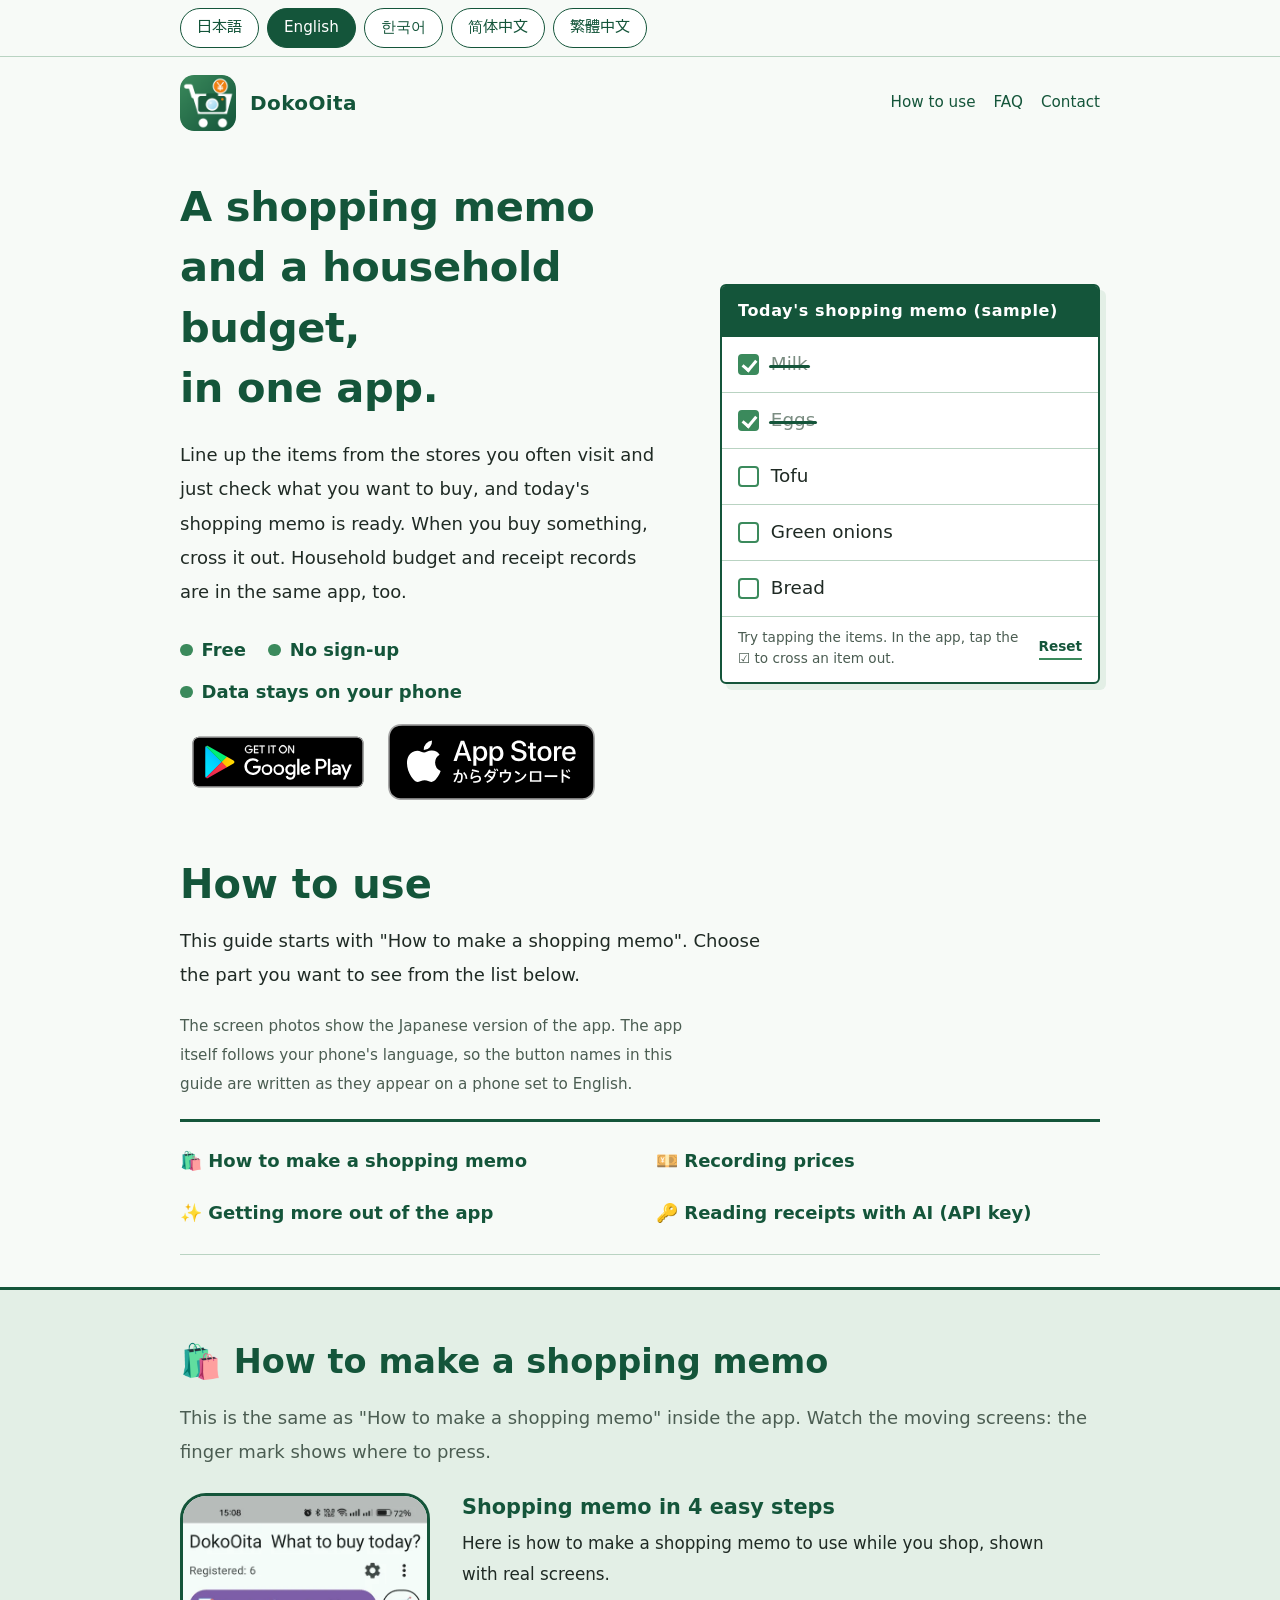
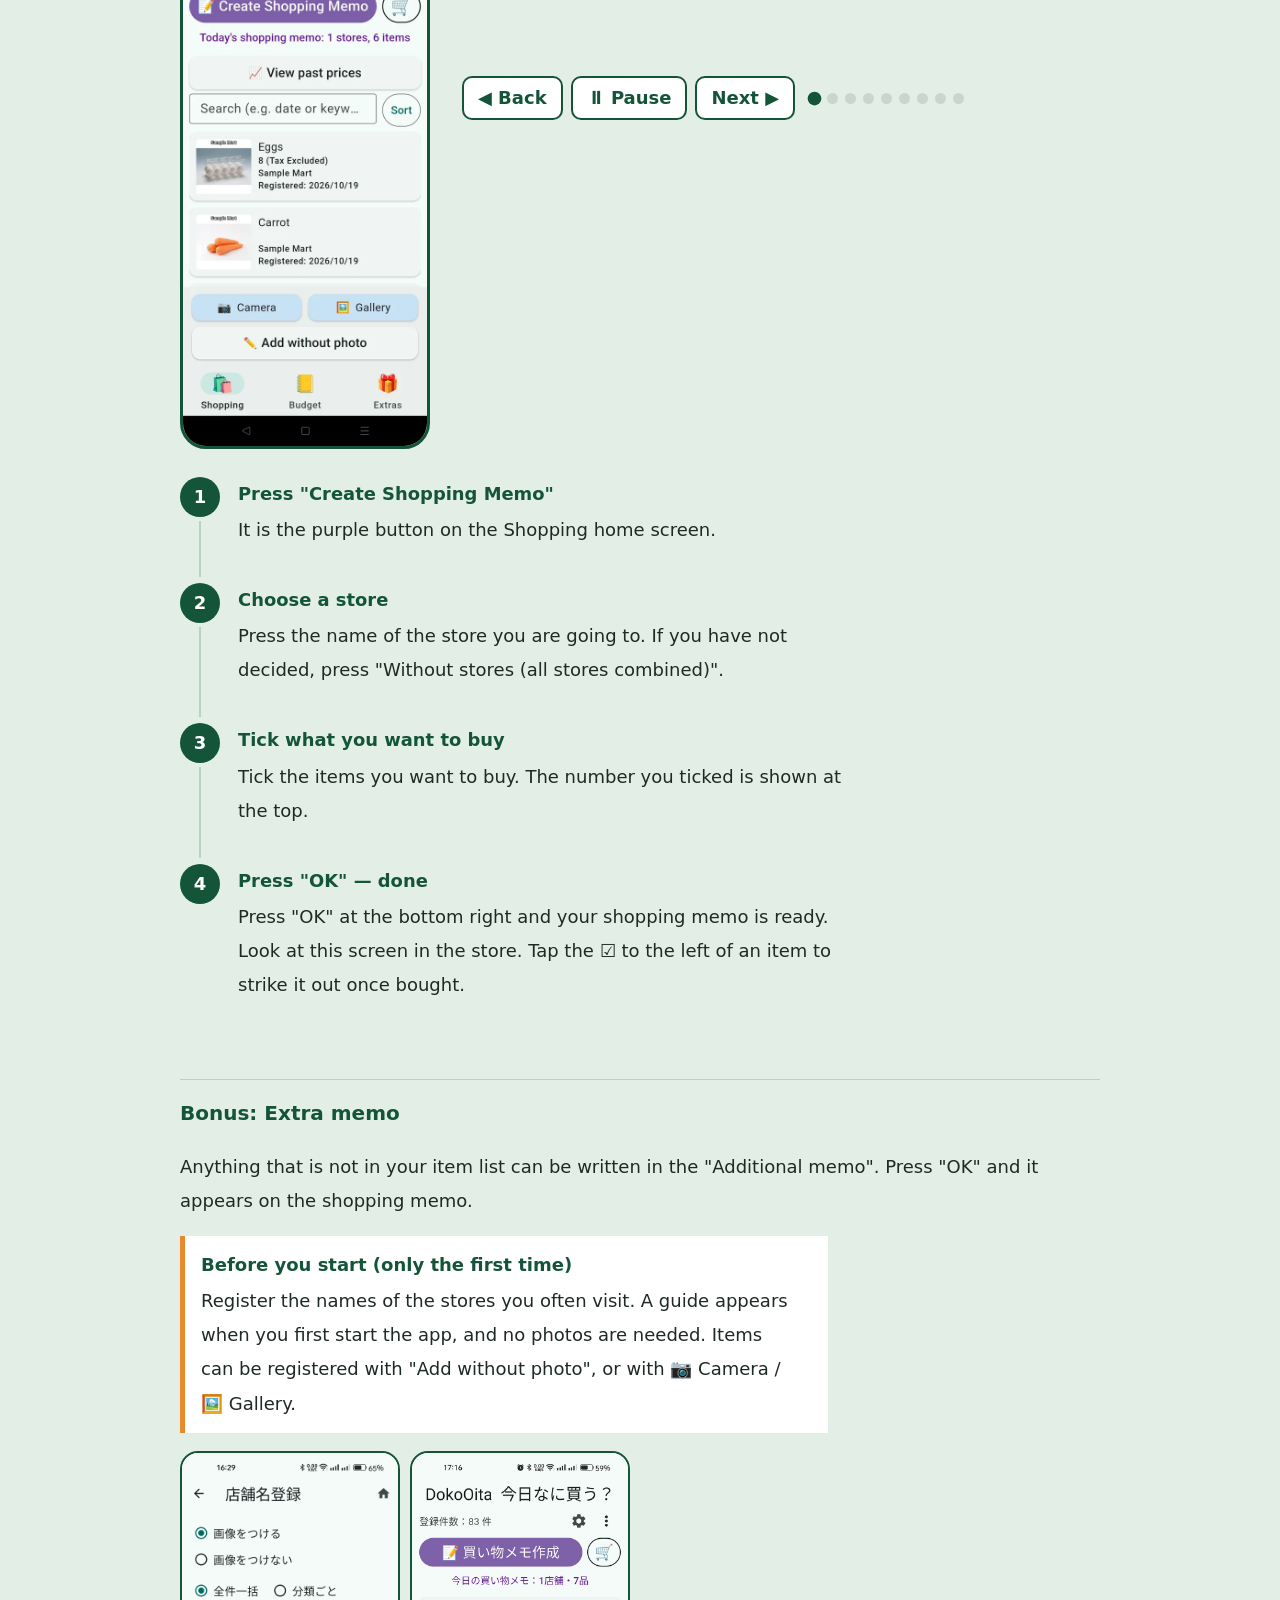
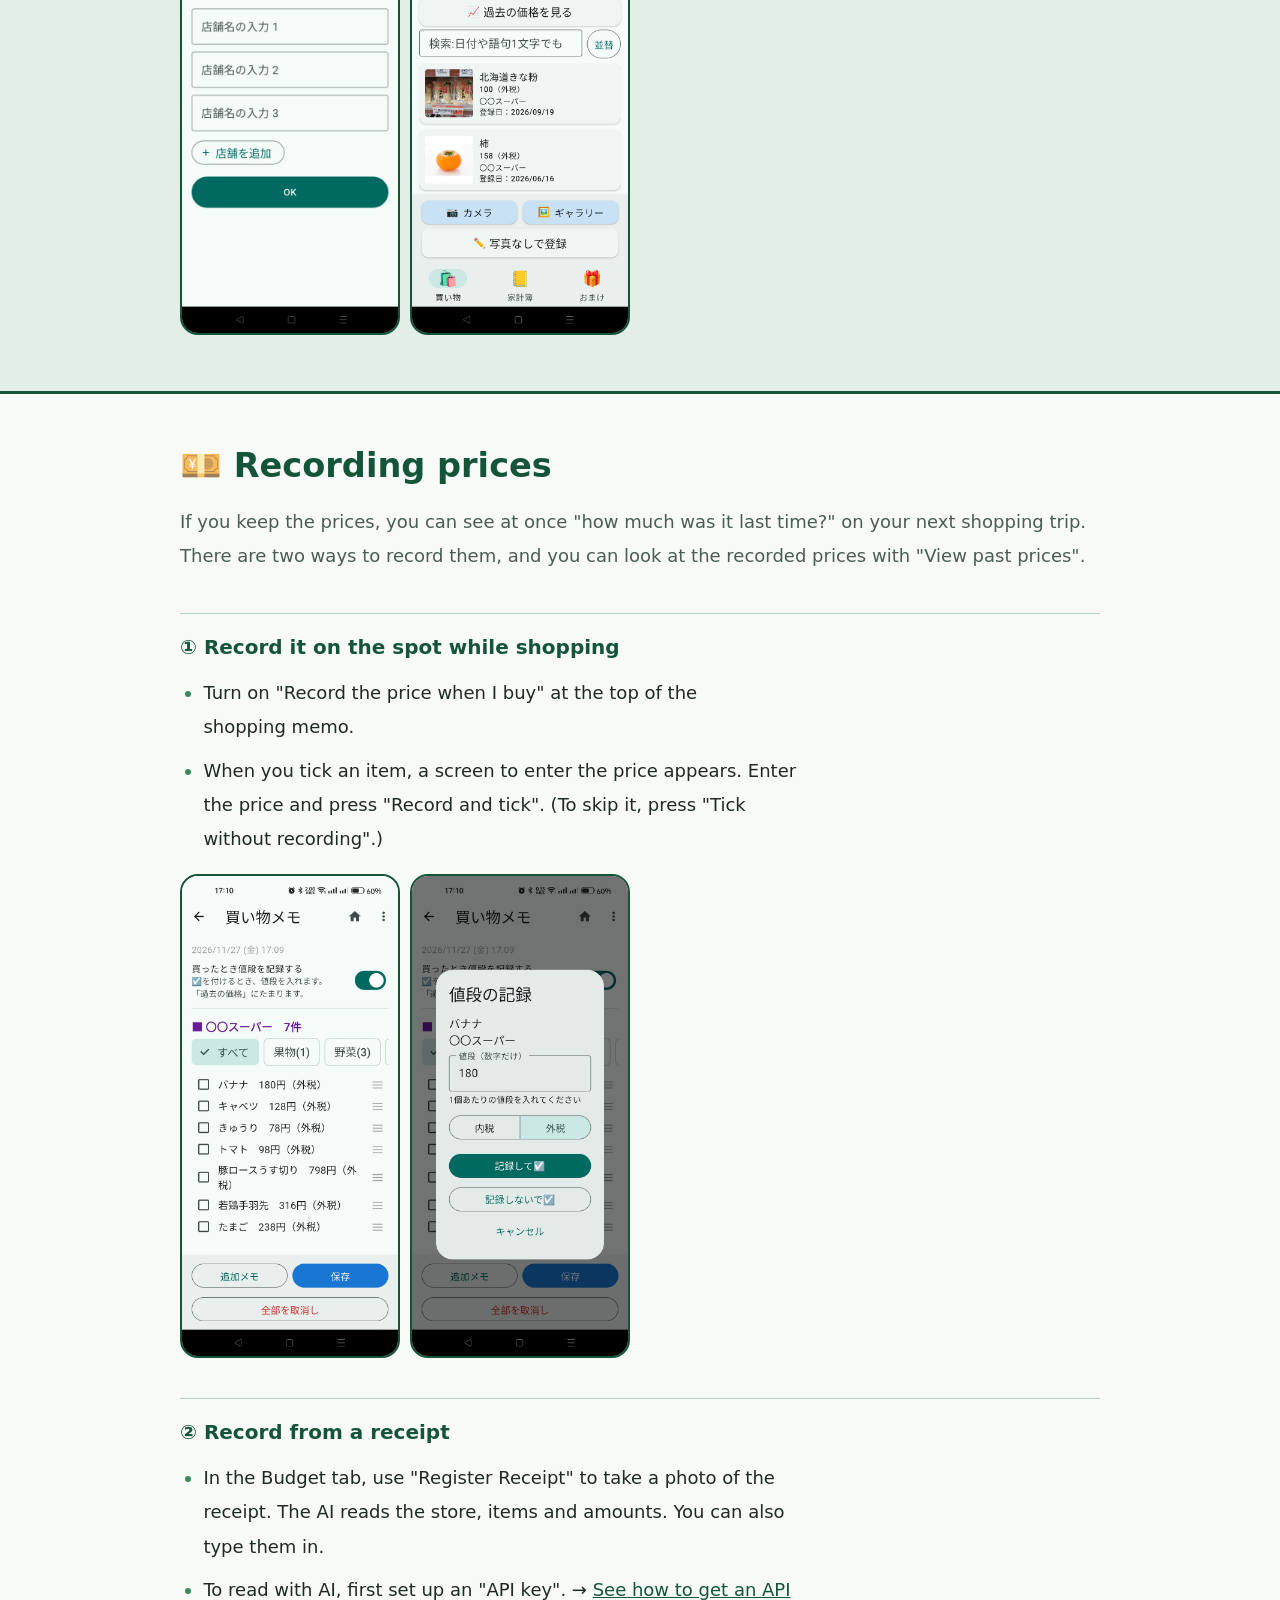
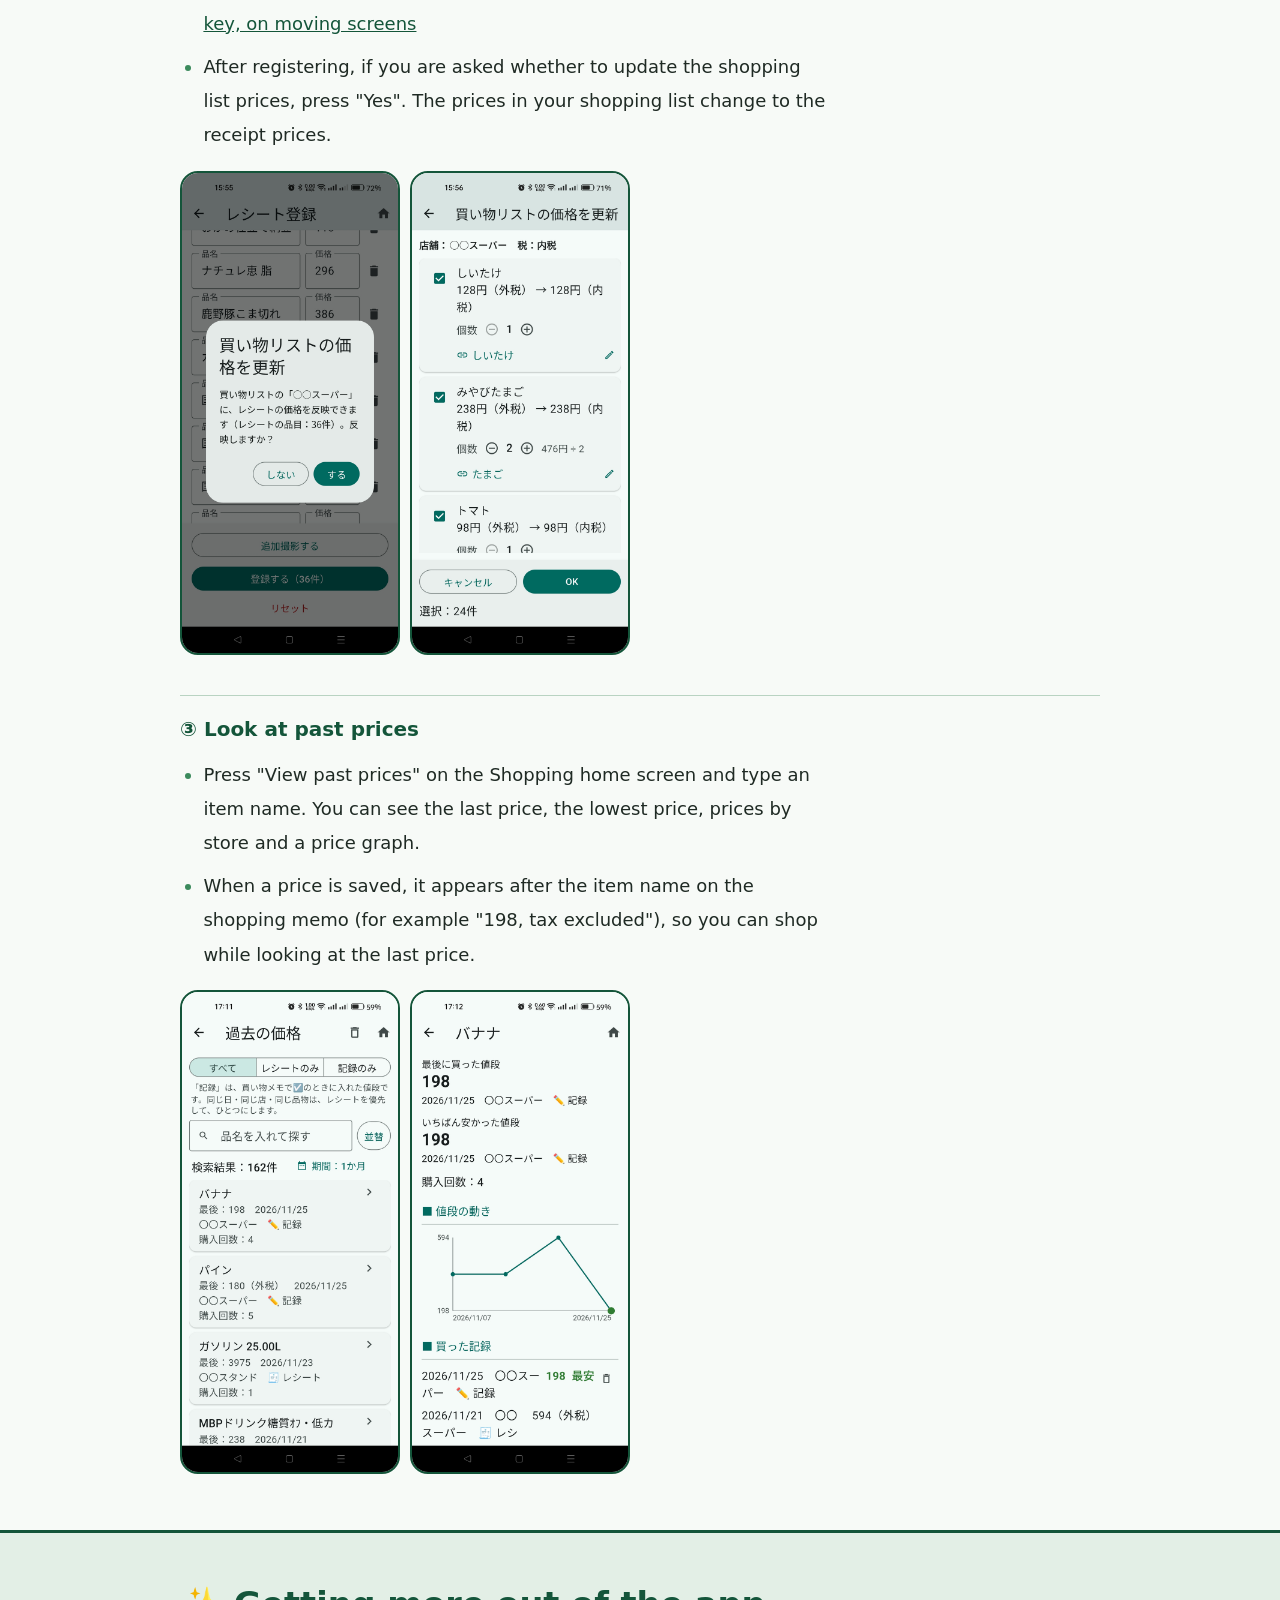
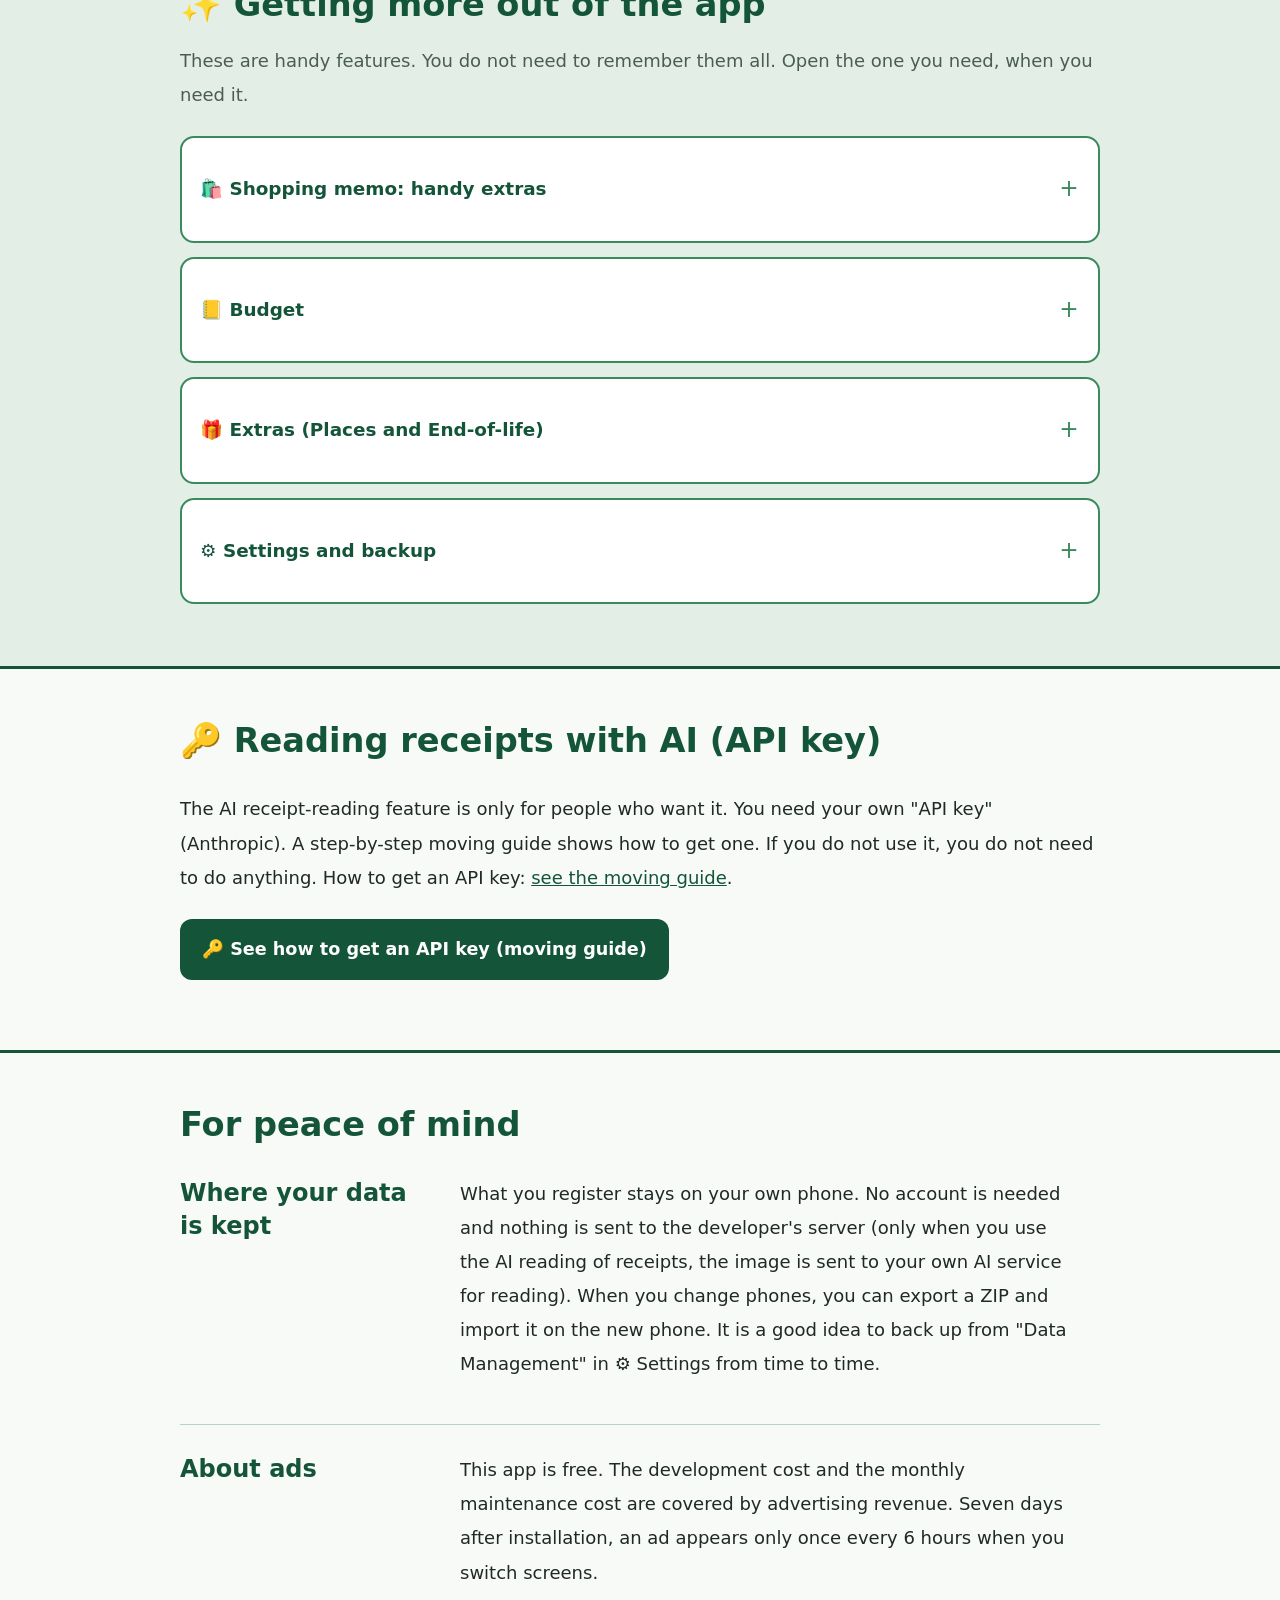
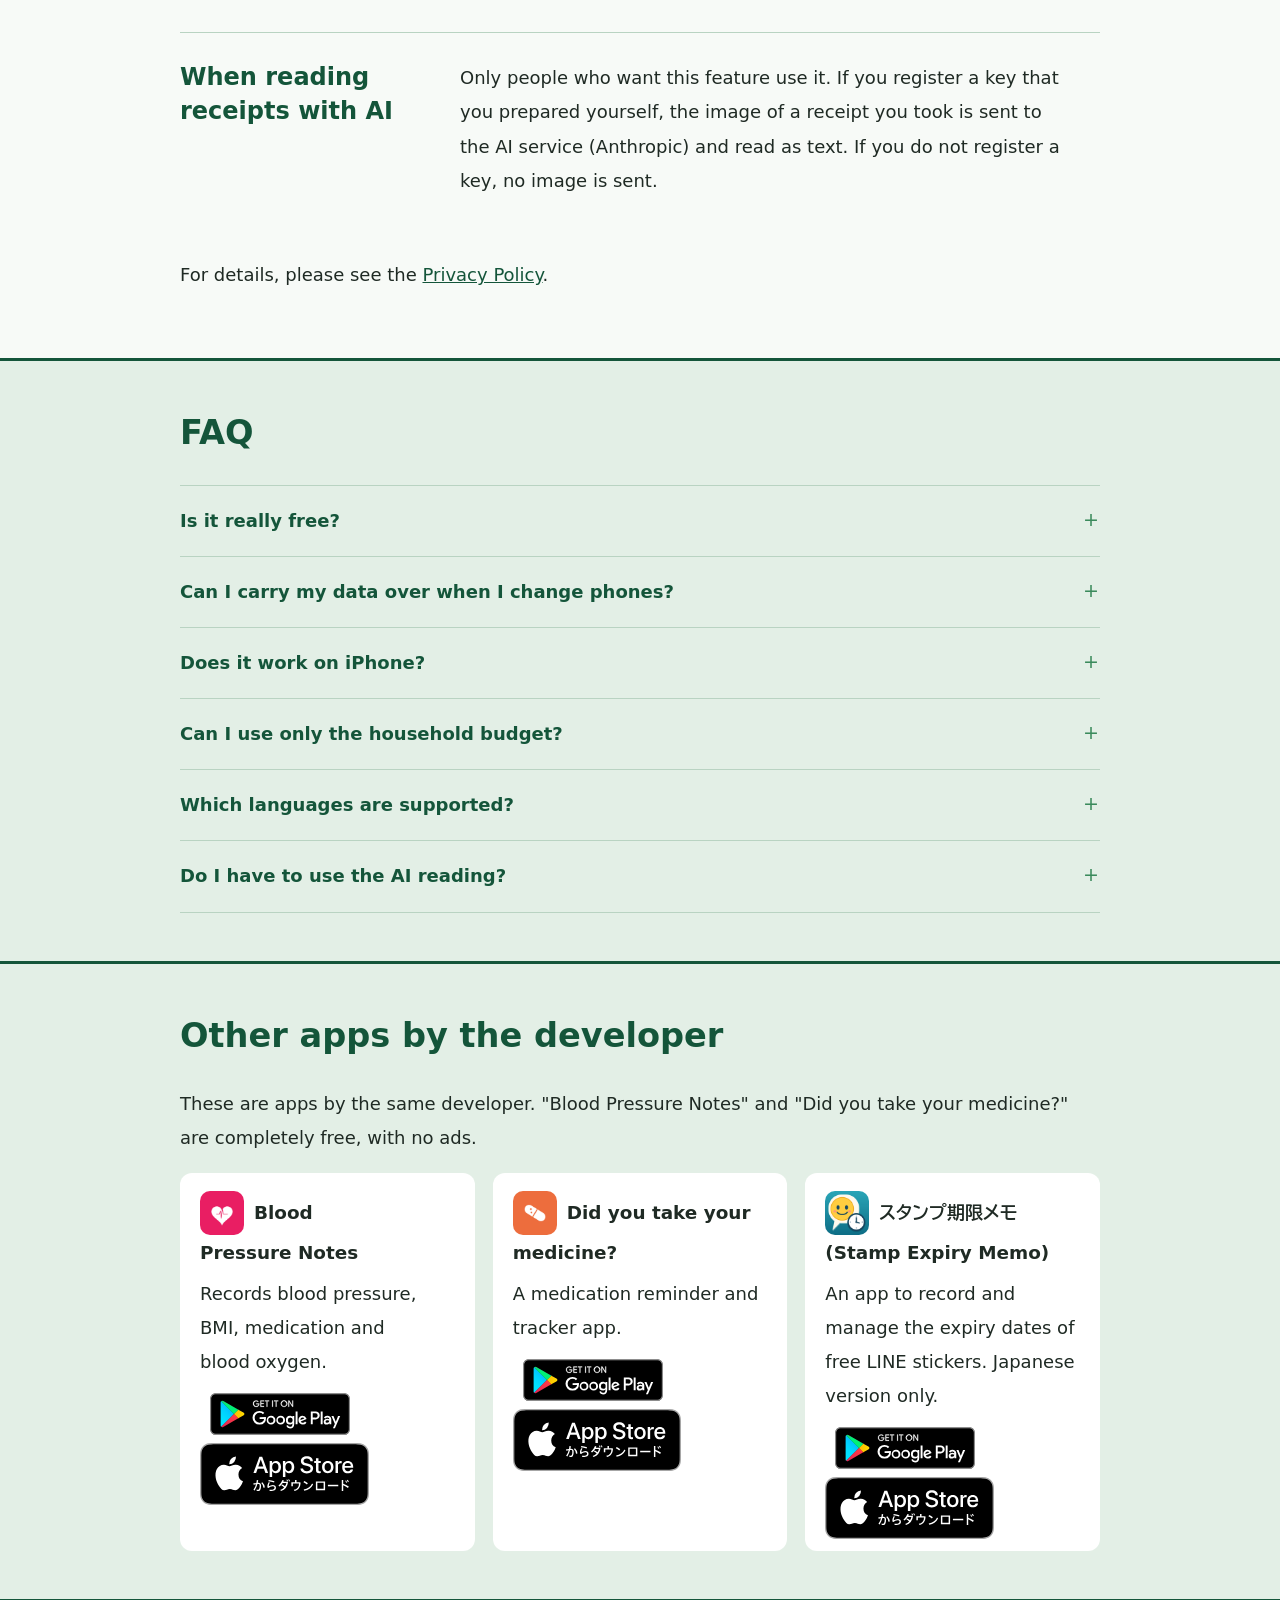
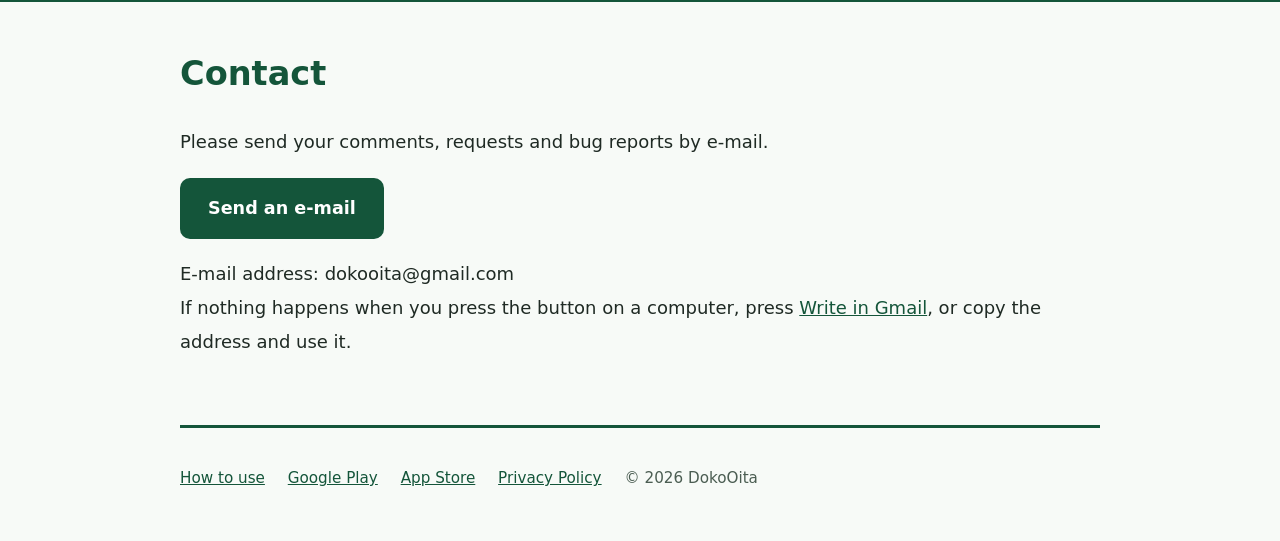
<file: index.html>
<!DOCTYPE html>

<html lang="ja" data-lang="ja">
<head>
<meta charset="utf-8"/>
<meta content="width=device-width,initial-scale=1" name="viewport"/>
<title>DokoOita ― 買い物メモと家計簿のアプリ</title>
<meta content="買い物メモと家計簿を、ひとつのアプリで。置き場所の記録や終活の記録もできます。無料・登録不要・データはスマホの中だけ。" name="description"/>
<meta content="DokoOita ― 買い物メモと家計簿のアプリ" property="og:title"/>
<meta content="買い物メモと家計簿を、ひとつのアプリで。無料・登録不要・データはスマホの中だけ。" property="og:description"/>
<meta content="website" property="og:type"/>
<meta content="icon.png" property="og:image"/>
<meta content="#14553a" name="theme-color"/>
<link href="icon.png" rel="icon"/>
<link href="icon.png" rel="apple-touch-icon"/>
<link href="https://fonts.googleapis.com" rel="preconnect"/>
<link crossorigin="" href="https://fonts.gstatic.com" rel="preconnect"/>
<link href="https://fonts.googleapis.com/css2?family=BIZ+UDPGothic:wght@400;700&amp;display=swap" rel="stylesheet"/>
<link href="style.css" rel="stylesheet"/>
<link href="anim.css" rel="stylesheet"/>
<script>window.PAGE_I18N={"ja": {"title": "DokoOita ― 買い物メモと家計簿のアプリ", "desc": "買い物メモと家計簿を、ひとつのアプリで。置き場所の記録や終活の記録もできます。無料・登録不要・データはスマホの中だけ。", "ogtitle": "DokoOita ― 買い物メモと家計簿のアプリ", "ogdesc": "買い物メモと家計簿を、ひとつのアプリで。無料・登録不要・データはスマホの中だけ。"}, "en": {"title": "DokoOita – Shopping memo and household budget app", "desc": "A shopping memo and a household budget in one app. You can also keep records of where things are stored, and end-of-life notes. Free, no sign-up, and your data stays on your phone.", "ogtitle": "DokoOita – Shopping memo and household budget app", "ogdesc": "A shopping memo and a household budget in one app. Free, no sign-up, and your data stays on your phone."}, "ko": {"title": "DokoOita – 쇼핑 메모와 가계부 앱", "desc": "쇼핑 메모와 가계부를 하나의 앱으로. 물건을 둔 장소 기록과 인생 정리 기록도 할 수 있습니다. 무료, 회원가입 불필요, 데이터는 휴대폰 안에만 저장됩니다.", "ogtitle": "DokoOita – 쇼핑 메모와 가계부 앱", "ogdesc": "쇼핑 메모와 가계부를 하나의 앱으로. 무료, 회원가입 불필요, 데이터는 휴대폰 안에만 저장됩니다."}, "zh-Hans": {"title": "DokoOita – 购物备忘与记账应用", "desc": "购物备忘和记账，合在一个应用里。还可以记录物品放在哪里，以及人生整理记录。免费、无需注册，数据只保存在手机里。", "ogtitle": "DokoOita – 购物备忘与记账应用", "ogdesc": "购物备忘和记账，合在一个应用里。免费、无需注册，数据只保存在手机里。"}, "zh-Hant": {"title": "DokoOita – 購物備忘與記帳應用程式", "desc": "購物備忘和記帳，合在一個應用程式裡。還可以記錄物品放在哪裡，以及人生整理記錄。免費、無需註冊，資料只儲存在手機裡。", "ogtitle": "DokoOita – 購物備忘與記帳應用程式", "ogdesc": "購物備忘和記帳，合在一個應用程式裡。免費、無需註冊，資料只儲存在手機裡。"}};</script>
<script src="i18n.js"></script>
<script src="anim.js" defer></script>
</head>
<body>
<nav class="langs" aria-label="Language / 言語"><div class="in"><button type="button" data-lang="ja" lang="ja" aria-pressed="false">日本語</button><button type="button" data-lang="en" lang="en" aria-pressed="false">English</button><button type="button" data-lang="ko" lang="ko" aria-pressed="false">한국어</button><button type="button" data-lang="zh-Hans" lang="zh-Hans" aria-pressed="false">简体中文</button><button type="button" data-lang="zh-Hant" lang="zh-Hant" aria-pressed="false">繁體中文</button></div></nav>

<a class="skip" href="#main"><span data-l="ja" lang="ja">本文へ移動</span><span data-l="en" lang="en">Skip to the main content</span><span data-l="ko" lang="ko">본문으로 이동</span><span data-l="zh-Hans" lang="zh-Hans">跳到正文</span><span data-l="zh-Hant" lang="zh-Hant">跳到正文</span></a>
<div class="wrap">
<header class="top">
<img alt="DokoOitaのアイコン" data-alt-ja="DokoOitaのアイコン" data-alt-en="DokoOita icon" data-alt-ko="DokoOita 아이콘" data-alt-zh-Hans="DokoOita 图标" data-alt-zh-Hant="DokoOita 圖示" height="56" src="icon.png" width="56"/>
<span class="name">DokoOita</span>
<nav aria-label="ページ内の移動" data-aria-ja="ページ内の移動" data-aria-en="Navigation within the page" data-aria-ko="페이지 안 이동" data-aria-zh-Hans="页面内导航" data-aria-zh-Hant="頁面內導航">
<a href="#guide"><span data-l="ja" lang="ja">操作方法</span><span data-l="en" lang="en">How to use</span><span data-l="ko" lang="ko">사용 방법</span><span data-l="zh-Hans" lang="zh-Hans">使用方法</span><span data-l="zh-Hant" lang="zh-Hant">使用方法</span></a>
<a href="#faq"><span data-l="ja" lang="ja">よくある質問</span><span data-l="en" lang="en">FAQ</span><span data-l="ko" lang="ko">자주 묻는 질문</span><span data-l="zh-Hans" lang="zh-Hans">常见问题</span><span data-l="zh-Hant" lang="zh-Hant">常見問題</span></a>
<a href="#contact"><span data-l="ja" lang="ja">お問い合わせ</span><span data-l="en" lang="en">Contact</span><span data-l="ko" lang="ko">문의</span><span data-l="zh-Hans" lang="zh-Hans">联系我们</span><span data-l="zh-Hant" lang="zh-Hant">聯絡我們</span></a>
</nav>
</header>
</div>
<main id="main">
<div class="wrap">
<section class="hero">
<div>
<h1 data-l="ja" lang="ja"><span>買い物メモと家計簿を、</span><span>ひとつのアプリで。</span></h1><h1 data-l="en" lang="en"><span>A shopping memo and a household budget,</span><span>in one app.</span></h1><h1 data-l="ko" lang="ko"><span>쇼핑 메모와 가계부를,</span><span>하나의 앱으로.</span></h1><h1 data-l="zh-Hans" lang="zh-Hans"><span>购物备忘和记账，</span><span>合在一个应用里。</span></h1><h1 data-l="zh-Hant" lang="zh-Hant"><span>購物備忘和記帳，</span><span>合在一個應用程式裡。</span></h1>
<p class="lead" data-l="ja" lang="ja">よく行くお店の品物を並べて、買う物にチェックするだけで、今日の買い物メモができます。買ったら、線で消せます。家計簿やレシートの記録も、同じアプリでできます。</p><p class="lead" data-l="en" lang="en">Line up the items from the stores you often visit and just check what you want to buy, and today's shopping memo is ready. When you buy something, cross it out. Household budget and receipt records are in the same app, too.</p><p class="lead" data-l="ko" lang="ko">자주 가는 매장의 품목을 늘어놓고 살 물건에 체크만 하면 오늘의 쇼핑 메모가 완성됩니다. 산 물건은 줄을 그어 지울 수 있습니다. 가계부와 영수증 기록도 같은 앱에서 할 수 있습니다.</p><p class="lead" data-l="zh-Hans" lang="zh-Hans">把常去商店的商品排成一列，只要勾选要买的东西，今天的购物备忘就做好了。买到后可以划线消掉。记账和收据的记录，也能在同一个应用里完成。</p><p class="lead" data-l="zh-Hant" lang="zh-Hant">把常去商店的商品排成一列，只要勾選要買的東西，今天的購物備忘就做好了。買到後可以劃線消掉。記帳和收據的記錄，也能在同一個應用程式裡完成。</p>
<ul class="facts">
<li data-l="ja" lang="ja">無料</li><li data-l="en" lang="en">Free</li><li data-l="ko" lang="ko">무료</li><li data-l="zh-Hans" lang="zh-Hans">免费</li><li data-l="zh-Hant" lang="zh-Hant">免費</li>
<li data-l="ja" lang="ja">登録は不要</li><li data-l="en" lang="en">No sign-up</li><li data-l="ko" lang="ko">회원가입 불필요</li><li data-l="zh-Hans" lang="zh-Hans">无需注册</li><li data-l="zh-Hant" lang="zh-Hant">無需註冊</li>
<li data-l="ja" lang="ja">データはスマホの中だけ</li><li data-l="en" lang="en">Data stays on your phone</li><li data-l="ko" lang="ko">데이터는 휴대폰 안에만</li><li data-l="zh-Hans" lang="zh-Hans">数据只在手机里</li><li data-l="zh-Hant" lang="zh-Hant">資料只在手機裡</li>
</ul>
<p class="getit"><a class="gp-link" href="https://play.google.com/store/apps/details?id=jp.dokoita.android" rel="noopener"><img data-l="ja" lang="ja" alt="Google Playで手に入れよう（Android）" data-alt-ja="Google Playで手に入れよう（Android）" data-alt-en="Get it on Google Play (Android)" data-alt-ko="Google Play에서 다운로드 (Android)" data-alt-zh-Hans="在 Google Play 获取（Android）" data-alt-zh-Hant="在 Google Play 獲取（Android）" height="60" src="images/google-play-badge.svg" width="203"/><img data-l="en" lang="en" alt="Google Playで手に入れよう（Android）" data-alt-ja="Google Playで手に入れよう（Android）" data-alt-en="Get it on Google Play (Android)" data-alt-ko="Google Play에서 다운로드 (Android)" data-alt-zh-Hans="在 Google Play 获取（Android）" data-alt-zh-Hant="在 Google Play 獲取（Android）" height="60" src="images/google-play-badge-en.svg" width="155"/><img data-l="ko" lang="ko" alt="Google Playで手に入れよう（Android）" data-alt-ja="Google Playで手に入れよう（Android）" data-alt-en="Get it on Google Play (Android)" data-alt-ko="Google Play에서 다운로드 (Android)" data-alt-zh-Hans="在 Google Play 获取（Android）" data-alt-zh-Hant="在 Google Play 獲取（Android）" height="60" src="images/google-play-badge-ko.svg" width="155"/><img data-l="zh-Hans" lang="zh-Hans" alt="Google Playで手に入れよう（Android）" data-alt-ja="Google Playで手に入れよう（Android）" data-alt-en="Get it on Google Play (Android)" data-alt-ko="Google Play에서 다운로드 (Android)" data-alt-zh-Hans="在 Google Play 获取（Android）" data-alt-zh-Hant="在 Google Play 獲取（Android）" height="60" src="images/google-play-badge-zh-Hans.svg" width="155"/><img data-l="zh-Hant" lang="zh-Hant" alt="Google Playで手に入れよう（Android）" data-alt-ja="Google Playで手に入れよう（Android）" data-alt-en="Get it on Google Play (Android)" data-alt-ko="Google Play에서 다운로드 (Android)" data-alt-zh-Hans="在 Google Play 获取（Android）" data-alt-zh-Hant="在 Google Play 獲取（Android）" height="60" src="images/google-play-badge-zh-Hant.svg" width="155"/></a> <a class="gp-link" href="https://apps.apple.com/app/id6824822822" rel="noopener"><img alt="App Storeでダウンロード（iPhone）" data-alt-ja="App Storeでダウンロード（iPhone）" data-alt-en="Download on the App Store (iPhone)" data-alt-ko="App Store에서 다운로드 (iPhone)" data-alt-zh-Hans="在 App Store 下载（iPhone）" data-alt-zh-Hant="在 App Store 下載（iPhone）" height="60" src="images/app-store-badge.svg" width="163"/></a></p>
</div>
<div aria-label="買い物メモの見本。品物をさわると線で消えます" data-aria-ja="買い物メモの見本。品物をさわると線で消えます" data-aria-en="A sample shopping memo. Tap an item to cross it out" data-aria-ko="쇼핑 메모 견본. 품목을 누르면 줄이 그어집니다" data-aria-zh-Hans="购物备忘示例。点一下商品就会划掉" data-aria-zh-Hant="購物備忘示例。點一下商品就會劃掉" class="memo" id="memo">
<h2 data-l="ja" lang="ja">今日の買い物メモ（見本）</h2><h2 data-l="en" lang="en">Today's shopping memo (sample)</h2><h2 data-l="ko" lang="ko">오늘의 쇼핑 메모(견본)</h2><h2 data-l="zh-Hans" lang="zh-Hans">今天的购物备忘（示例）</h2><h2 data-l="zh-Hant" lang="zh-Hant">今天的購物備忘（示例）</h2>
<ul>
<li><button aria-pressed="false" type="button"><span aria-hidden="true" class="box"></span><span class="lab" data-l="ja" lang="ja">牛乳</span><span class="lab" data-l="en" lang="en">Milk</span><span class="lab" data-l="ko" lang="ko">우유</span><span class="lab" data-l="zh-Hans" lang="zh-Hans">牛奶</span><span class="lab" data-l="zh-Hant" lang="zh-Hant">牛奶</span></button></li>
<li><button aria-pressed="false" type="button"><span aria-hidden="true" class="box"></span><span class="lab" data-l="ja" lang="ja">卵</span><span class="lab" data-l="en" lang="en">Eggs</span><span class="lab" data-l="ko" lang="ko">계란</span><span class="lab" data-l="zh-Hans" lang="zh-Hans">鸡蛋</span><span class="lab" data-l="zh-Hant" lang="zh-Hant">雞蛋</span></button></li>
<li><button aria-pressed="false" type="button"><span aria-hidden="true" class="box"></span><span class="lab" data-l="ja" lang="ja">豆腐</span><span class="lab" data-l="en" lang="en">Tofu</span><span class="lab" data-l="ko" lang="ko">두부</span><span class="lab" data-l="zh-Hans" lang="zh-Hans">豆腐</span><span class="lab" data-l="zh-Hant" lang="zh-Hant">豆腐</span></button></li>
<li><button aria-pressed="false" type="button"><span aria-hidden="true" class="box"></span><span class="lab" data-l="ja" lang="ja">長ねぎ</span><span class="lab" data-l="en" lang="en">Green onions</span><span class="lab" data-l="ko" lang="ko">대파</span><span class="lab" data-l="zh-Hans" lang="zh-Hans">大葱</span><span class="lab" data-l="zh-Hant" lang="zh-Hant">大蔥</span></button></li>
<li><button aria-pressed="false" type="button"><span aria-hidden="true" class="box"></span><span class="lab" data-l="ja" lang="ja">食パン</span><span class="lab" data-l="en" lang="en">Bread</span><span class="lab" data-l="ko" lang="ko">식빵</span><span class="lab" data-l="zh-Hans" lang="zh-Hans">吐司</span><span class="lab" data-l="zh-Hant" lang="zh-Hant">吐司</span></button></li>
</ul>
<div class="foot">
<span data-l="ja" lang="ja">品物をさわってみてください。アプリでは、☑を押すと線で消えます。</span><span data-l="en" lang="en">Try tapping the items. In the app, tap the ☑ to cross an item out.</span><span data-l="ko" lang="ko">품목을 눌러 보세요. 앱에서는 ☑를 누르면 줄이 그어져 지워집니다.</span><span data-l="zh-Hans" lang="zh-Hans">请点一点商品。在应用里，点☑就会划线消掉。</span><span data-l="zh-Hant" lang="zh-Hant">請點一點商品。在應用程式裡，點☑就會劃線消掉。</span>
<button type="button" class="reset" id="reset"><span data-l="ja" lang="ja">もとに戻す</span><span data-l="en" lang="en">Reset</span><span data-l="ko" lang="ko">되돌리기</span><span data-l="zh-Hans" lang="zh-Hans">恢复原状</span><span data-l="zh-Hant" lang="zh-Hant">恢復原狀</span></button>
</div>
</div>
</section>
</div>
<section class="guidehead" id="guide">
<div class="wrap">
<h2 class="gh1" data-l="ja" lang="ja">操作方法</h2><h2 class="gh1" data-l="en" lang="en">How to use</h2><h2 class="gh1" data-l="ko" lang="ko">사용 방법</h2><h2 class="gh1" data-l="zh-Hans" lang="zh-Hans">使用方法</h2><h2 class="gh1" data-l="zh-Hant" lang="zh-Hant">使用方法</h2>
<p class="gleadp" data-l="ja" lang="ja">「買い物メモの作り方」から、順番にご案内します。見たい所を、下の一覧から選んでください。</p><p class="gleadp" data-l="en" lang="en">This guide starts with "How to make a shopping memo". Choose the part you want to see from the list below.</p><p class="gleadp" data-l="ko" lang="ko">"쇼핑 메모 만드는 법"부터 순서대로 안내합니다. 보고 싶은 곳을 아래 목록에서 골라 주세요.</p><p class="gleadp" data-l="zh-Hans" lang="zh-Hans">从“购物备忘的制作方法”开始依次介绍。请从下面的目录中选择想看的部分。</p><p class="gleadp" data-l="zh-Hant" lang="zh-Hant">從「購物備忘的製作方法」開始依次介紹。請從下面的目錄中選擇想看的部分。</p><p class="gleadp gnote" data-l="en" lang="en">The screen photos show the Japanese version of the app. The app itself follows your phone's language, so the button names in this guide are written as they appear on a phone set to English.</p><p class="gleadp gnote" data-l="ko" lang="ko">화면 사진은 일본어 화면입니다. 앱은 휴대폰의 언어에 맞춰 표시되므로, 이 설명 속 버튼 이름은 한국어로 설정한 휴대폰에 표시되는 이름과 같게 적었습니다.</p><p class="gleadp gnote" data-l="zh-Hans" lang="zh-Hans">屏幕照片是日语画面。应用会按手机的语言显示，所以本说明中的按钮名称，与手机设为简体中文时显示的名称一致。</p><p class="gleadp gnote" data-l="zh-Hant" lang="zh-Hant">螢幕照片是日語畫面。應用程式會依手機的語言顯示，所以本說明中的按鈕名稱，與手機設為繁體中文時顯示的名稱一致。</p>
<nav aria-label="目次" data-aria-ja="目次" data-aria-en="Contents" data-aria-ko="목차" data-aria-zh-Hans="目录" data-aria-zh-Hant="目錄" class="toc"><ol><li><a href="#shopping"><span data-l="ja" lang="ja">🛍️ 買い物メモの作り方</span><span data-l="en" lang="en">🛍️ How to make a shopping memo</span><span data-l="ko" lang="ko">🛍️ 쇼핑 메모 만드는 법</span><span data-l="zh-Hans" lang="zh-Hans">🛍️ 购物备忘的制作方法</span><span data-l="zh-Hant" lang="zh-Hant">🛍️ 購物備忘的製作方法</span></a></li><li><a href="#price"><span data-l="ja" lang="ja">💴 価格の記録</span><span data-l="en" lang="en">💴 Recording prices</span><span data-l="ko" lang="ko">💴 가격 기록</span><span data-l="zh-Hans" lang="zh-Hans">💴 价格记录</span><span data-l="zh-Hant" lang="zh-Hant">💴 價格記錄</span></a></li><li><a href="#more"><span data-l="ja" lang="ja">✨ もっと便利に使う方法</span><span data-l="en" lang="en">✨ Getting more out of the app</span><span data-l="ko" lang="ko">✨ 더 편리하게 사용하는 방법</span><span data-l="zh-Hans" lang="zh-Hans">✨ 更方便的使用方法</span><span data-l="zh-Hant" lang="zh-Hant">✨ 更方便的使用方法</span></a></li><li><a href="#apikey"><span data-l="ja" lang="ja">🔑 レシートをAIで読み取るには（APIキー）</span><span data-l="en" lang="en">🔑 Reading receipts with AI (API key)</span><span data-l="ko" lang="ko">🔑 AI로 영수증을 읽으려면 (API 키)</span><span data-l="zh-Hans" lang="zh-Hans">🔑 用AI读取收据（API密钥）</span><span data-l="zh-Hant" lang="zh-Hant">🔑 用AI讀取收據（API金鑰）</span></a></li></ol></nav>
</div>
</section>
<section class="band tint" id="shopping"><div class="wrap">
<h2 class="sec" data-l="ja" lang="ja">🛍️ 買い物メモの作り方</h2><h2 class="sec" data-l="en" lang="en">🛍️ How to make a shopping memo</h2><h2 class="sec" data-l="ko" lang="ko">🛍️ 쇼핑 메모 만드는 법</h2><h2 class="sec" data-l="zh-Hans" lang="zh-Hans">🛍️ 购物备忘的制作方法</h2><h2 class="sec" data-l="zh-Hant" lang="zh-Hant">🛍️ 購物備忘的製作方法</h2>
<p class="lead2" data-l="ja" lang="ja">アプリの「買い物メモの作り方」と同じです。動く画面を見てください。指のマークが、押す場所を教えます。</p><p class="lead2" data-l="en" lang="en">This is the same as "How to make a shopping memo" inside the app. Watch the moving screens: the finger mark shows where to press.</p><p class="lead2" data-l="ko" lang="ko">앱 안의 "쇼핑 메모 만드는 법"과 같습니다. 움직이는 화면을 보세요. 손가락 표시가 누를 곳을 알려 줍니다.</p><p class="lead2" data-l="zh-Hans" lang="zh-Hans">与应用内的“购物备忘的制作方法”相同。请看动态画面，手指标记会告诉您按哪里。</p><p class="lead2" data-l="zh-Hant" lang="zh-Hant">與應用程式內的「購物備忘的製作方法」相同。請看動態畫面，手指標記會告訴您按哪裡。</p>
<div data-tut="shop"></div>
<ol class="gsteps">
<li><div class="gtxt" data-l="ja" lang="ja"><b>「📝買い物メモ作成」を押す</b>買い物のホームの、紫色のボタンです。</div><div class="gtxt" data-l="en" lang="en"><b>Press "Create Shopping Memo"</b>It is the purple button on the Shopping home screen.</div><div class="gtxt" data-l="ko" lang="ko"><b>"쇼핑 메모 작성"을 누릅니다</b>쇼핑 홈 화면의 보라색 버튼입니다.</div><div class="gtxt" data-l="zh-Hans" lang="zh-Hans"><b>点击“创建购物备忘”</b>购物主页上的紫色按钮。</div><div class="gtxt" data-l="zh-Hant" lang="zh-Hant"><b>點選「建立購物備忘」</b>購物主頁上的紫色按鈕。</div></li>
<li><div class="gtxt" data-l="ja" lang="ja"><b>お店を選ぶ</b>行くお店の名前を押します。決めないときは「店舗なし（全店舗まとめ）」を押します。</div><div class="gtxt" data-l="en" lang="en"><b>Choose a store</b>Press the name of the store you are going to. If you have not decided, press "Without stores (all stores combined)".</div><div class="gtxt" data-l="ko" lang="ko"><b>매장을 고릅니다</b>갈 매장의 이름을 누릅니다. 정하지 않았다면 "매장 없음 (전체 매장 합침)"을 누릅니다.</div><div class="gtxt" data-l="zh-Hans" lang="zh-Hans"><b>选择店铺</b>点击要去的店铺名称。还没决定时，点击“不分店铺（全部店铺合并）”。</div><div class="gtxt" data-l="zh-Hant" lang="zh-Hant"><b>選擇店家</b>點選要去的店家名稱。還沒決定時，點選「不分店家（全部店家合併）」。</div></li>
<li><div class="gtxt" data-l="ja" lang="ja"><b>買う物に☑を付ける</b>買いたい品物に☑を付けます。付けた数は、上の「選択 ○件」で分かります。</div><div class="gtxt" data-l="en" lang="en"><b>Tick what you want to buy</b>Tick the items you want to buy. The number you ticked is shown at the top.</div><div class="gtxt" data-l="ko" lang="ko"><b>살 물건에 ☑를 합니다</b>사고 싶은 품목에 ☑를 합니다. 고른 수는 위쪽에 표시됩니다.</div><div class="gtxt" data-l="zh-Hans" lang="zh-Hans"><b>给要买的东西打☑</b>给想买的物品打☑。已选数量显示在上方。</div><div class="gtxt" data-l="zh-Hant" lang="zh-Hant"><b>給要買的東西打☑</b>給想買的物品打☑。已選數量顯示在上方。</div></li>
<li><div class="gtxt" data-l="ja" lang="ja"><b>「OK」を押して完成</b>右下の「OK」で、買い物メモができます。お店では、この画面を見て買い物します。買った物は、品名の左の☑を押すと、線で消せます。</div><div class="gtxt" data-l="en" lang="en"><b>Press "OK" — done</b>Press "OK" at the bottom right and your shopping memo is ready. Look at this screen in the store. Tap the ☑ to the left of an item to strike it out once bought.</div><div class="gtxt" data-l="ko" lang="ko"><b>"확인"을 누르면 완성</b>오른쪽 아래의 "확인"을 누르면 쇼핑 메모가 완성됩니다. 매장에서는 이 화면을 보며 쇼핑합니다. 산 물건은 품명 왼쪽의 ☑를 눌러 선으로 지웁니다.</div><div class="gtxt" data-l="zh-Hans" lang="zh-Hans"><b>点击“确定”即完成</b>点击右下角的“确定”，购物备忘就做好了。在店里看着这个画面购物。买好的东西，点击品名左边的☑即可划线删去。</div><div class="gtxt" data-l="zh-Hant" lang="zh-Hant"><b>點選「確定」即完成</b>點選右下角的「確定」，購物備忘就做好了。在店裡看著這個畫面購物。買好的東西，點選品名左邊的☑即可劃線刪去。</div></li>
</ol>
<h3 class="sub" data-l="ja" lang="ja">おまけ：追加メモ</h3><h3 class="sub" data-l="en" lang="en">Bonus: Extra memo</h3><h3 class="sub" data-l="ko" lang="ko">덤: 추가 메모</h3><h3 class="sub" data-l="zh-Hans" lang="zh-Hans">附加：额外备注</h3><h3 class="sub" data-l="zh-Hant" lang="zh-Hant">附加：額外備註</h3>
<p data-l="ja" lang="ja">品物の一覧にないものは、「追加メモ」に書き足せます。書いて「OK」を押すと、買い物メモに載ります。</p><p data-l="en" lang="en">Anything that is not in your item list can be written in the "Additional memo". Press "OK" and it appears on the shopping memo.</p><p data-l="ko" lang="ko">품목 목록에 없는 것은 "추가 메모"에 적어 넣을 수 있습니다. 적고 "확인"을 누르면 쇼핑 메모에 올라갑니다.</p><p data-l="zh-Hans" lang="zh-Hans">清单里没有的东西，可以写在“附加备注”里。写好后点击“确定”，就会出现在购物备忘上。</p><p data-l="zh-Hant" lang="zh-Hant">清單裡沒有的東西，可以寫在「附加備註」裡。寫好後點選「確定」，就會出現在購物備忘上。</p>
<p class="note" data-l="ja" lang="ja"><b>先にしておくこと（はじめの1回だけ）</b>よく行くお店の名前を登録します。アプリを始めたとき、案内が出ます。写真は要りません。品物は、「写真なしで登録」でも、📷カメラ・🖼️ギャラリーでも登録できます。</p><p class="note" data-l="en" lang="en"><b>Before you start (only the first time)</b>Register the names of the stores you often visit. A guide appears when you first start the app, and no photos are needed. Items can be registered with "Add without photo", or with 📷 Camera / 🖼️ Gallery.</p><p class="note" data-l="ko" lang="ko"><b>먼저 해 둘 것(처음 한 번만)</b>자주 가는 매장의 이름을 등록합니다. 앱을 처음 시작하면 안내가 나옵니다. 사진은 필요 없습니다. 품목은 "사진 없이 등록"으로도, 📷카메라·🖼️갤러리로도 등록할 수 있습니다.</p><p class="note" data-l="zh-Hans" lang="zh-Hans"><b>事先要做的事（只需第一次）</b>登记常去的店铺名称。刚开始使用应用时会出现指引，不需要照片。物品可以用“无照片登记”，也可以用📷拍照・🖼️相册登记。</p><p class="note" data-l="zh-Hant" lang="zh-Hant"><b>事先要做的事（只需第一次）</b>登錄常去的店家名稱。剛開始使用應用程式時會出現指引，不需要照片。物品可以用「不附照片登錄」，也可以用📷拍照・🖼️相簿登錄。</p>
<div class="shots two"><figure class="shot"><img alt="お店の名前を登録する画面（基本素材のインポート）" data-alt-ja="お店の名前を登録する画面（基本素材のインポート）" data-alt-en="Screen for registering store names (Import Basic Materials)" data-alt-ko="매장 이름을 등록하는 화면(기본 소재 가져오기)" data-alt-zh-Hans="登记店铺名称的画面（导入基本素材）" data-alt-zh-Hant="登記店鋪名稱的畫面（匯入基本素材）" loading="lazy" src="images/s04_material_register.png"/></figure><figure class="shot"><img alt="買い物タブのホーム画面（「買い物メモ作成」「過去の価格を見る」と、カメラ・ギャラリー・写真なしで登録のボタンが見える）" data-alt-ja="買い物タブのホーム画面（「買い物メモ作成」「過去の価格を見る」と、カメラ・ギャラリー・写真なしで登録のボタンが見える）" data-alt-en="Home screen of the Shopping tab (&quot;Create Shopping Memo&quot;, &quot;View past prices&quot;, and the Camera / Gallery / Add without photo buttons are visible)" data-alt-ko="쇼핑 탭의 홈 화면(&quot;쇼핑 메모 작성&quot;, &quot;과거 가격 보기&quot;와 카메라・갤러리・사진 없이 등록 버튼이 보입니다)" data-alt-zh-Hans="购物标签页的首页画面（可以看到“创建购物备忘”“查看过去的价格”，以及相机・相册・无照片登记按钮）" data-alt-zh-Hant="購物分頁的首頁畫面（可以看到「建立購物備忘」「查看過去的價格」，以及相機・相簿・不附照片登錄按鈕）" loading="lazy" src="images/s05_shopping_home.png"/></figure></div>
</div></section>
<section class="band" id="price"><div class="wrap">
<h2 class="sec" data-l="ja" lang="ja">💴 価格の記録</h2><h2 class="sec" data-l="en" lang="en">💴 Recording prices</h2><h2 class="sec" data-l="ko" lang="ko">💴 가격 기록</h2><h2 class="sec" data-l="zh-Hans" lang="zh-Hans">💴 价格记录</h2><h2 class="sec" data-l="zh-Hant" lang="zh-Hant">💴 價格記錄</h2>
<p class="lead2" data-l="ja" lang="ja">値段を残しておくと、次の買い物で「前はいくらだった？」がすぐ分かります。記録のしかたは2つです。記録した値段は、「過去の価格を見る」で見られます。</p><p class="lead2" data-l="en" lang="en">If you keep the prices, you can see at once "how much was it last time?" on your next shopping trip. There are two ways to record them, and you can look at the recorded prices with "View past prices".</p><p class="lead2" data-l="ko" lang="ko">가격을 남겨 두면 다음 쇼핑 때 "지난번엔 얼마였지?"를 바로 알 수 있습니다. 기록하는 방법은 두 가지이며, 기록한 가격은 "과거 가격 보기"에서 볼 수 있습니다.</p><p class="lead2" data-l="zh-Hans" lang="zh-Hans">把价格记下来，下次购物时马上就知道“上次多少钱？”。记录方法有两种，记下的价格可以在“查看过去的价格”中查看。</p><p class="lead2" data-l="zh-Hant" lang="zh-Hant">把價格記下來，下次購物時馬上就知道「上次多少錢？」。記錄方法有兩種，記下的價格可以在「查看過去的價格」中查看。</p>
<h3 class="sub" data-l="ja" lang="ja">① 買い物のとき、その場で記録する</h3><h3 class="sub" data-l="en" lang="en">① Record it on the spot while shopping</h3><h3 class="sub" data-l="ko" lang="ko">① 쇼핑할 때 그 자리에서 기록하기</h3><h3 class="sub" data-l="zh-Hans" lang="zh-Hans">① 购物时当场记录</h3><h3 class="sub" data-l="zh-Hant" lang="zh-Hant">① 購物時當場記錄</h3><ul class="pts"><li data-l="ja" lang="ja">買い物メモの上の「買ったとき値段を記録する」をオンにします。</li><li data-l="en" lang="en">Turn on "Record the price when I buy" at the top of the shopping memo.</li><li data-l="ko" lang="ko">쇼핑 메모 위의 "구매할 때 가격 기록"을 켭니다.</li><li data-l="zh-Hans" lang="zh-Hans">打开购物备忘上方的“购买时记录价格”。</li><li data-l="zh-Hant" lang="zh-Hant">開啟購物備忘上方的「購買時記錄價格」。</li><li data-l="ja" lang="ja">品物に☑を付けるとき、値段を入れる画面が出ます。値段を入れて「記録して☑」を押します。（記録しないときは「記録しないで☑」）</li><li data-l="en" lang="en">When you tick an item, a screen to enter the price appears. Enter the price and press "Record and tick". (To skip it, press "Tick without recording".)</li><li data-l="ko" lang="ko">품목에 ☑를 할 때 가격을 입력하는 화면이 나옵니다. 가격을 입력하고 "기록하고 ☑"를 누릅니다. (기록하지 않으려면 "기록하지 않고 ☑")</li><li data-l="zh-Hans" lang="zh-Hans">给物品打☑时会出现输入价格的画面。输入价格后点击“记录并勾选”。（不记录时点击“不记录，只勾选”）</li><li data-l="zh-Hant" lang="zh-Hant">給物品打☑時會出現輸入價格的畫面。輸入價格後點選「記錄並勾選」。（不記錄時點選「不記錄，只勾選」）</li></ul><div class="shots two"><figure class="shot"><img alt="買い物メモの上の「買ったとき値段を記録する」（オンの状態）" data-alt-ja="買い物メモの上の「買ったとき値段を記録する」（オンの状態）" data-alt-en="&quot;Record the price when I buy&quot; at the top of the shopping memo (turned on)" data-alt-ko="쇼핑 메모 위의 &quot;구매할 때 가격 기록&quot;(켜진 상태)" data-alt-zh-Hans="购物备忘上方的“购买时记录价格”（已打开）" data-alt-zh-Hant="購物備忘上方的「購買時記錄價格」（已打開）" loading="lazy" src="images/s63_memo_price_switch.png"/></figure><figure class="shot"><img alt="品物に☑を付けたとき出る「値段の記録」の画面（値段の入力・内税／外税・記録して☑）" data-alt-ja="品物に☑を付けたとき出る「値段の記録」の画面（値段の入力・内税／外税・記録して☑）" data-alt-en="The &quot;Record price&quot; screen shown when you tick an item (price entry, Tax Included / Tax Excluded, &quot;Record and tick&quot;)" data-alt-ko="품목에 ☑를 할 때 나오는 &quot;가격 기록&quot; 화면(가격 입력・세금 포함/세금 별도・&quot;기록하고 ☑&quot;)" data-alt-zh-Hans="给商品打☑时出现的“记录价格”画面（输入价格・含税/不含税・“记录并勾选”）" data-alt-zh-Hant="給商品打☑時出現的「記錄價格」畫面（輸入價格・含稅/不含稅・「記錄並勾選」）" loading="lazy" src="images/s64_price_record_dialog.png"/></figure></div>
<h3 class="sub" data-l="ja" lang="ja">② レシートから記録する</h3><h3 class="sub" data-l="en" lang="en">② Record from a receipt</h3><h3 class="sub" data-l="ko" lang="ko">② 영수증으로 기록하기</h3><h3 class="sub" data-l="zh-Hans" lang="zh-Hans">② 从收据记录</h3><h3 class="sub" data-l="zh-Hant" lang="zh-Hant">② 從收據記錄</h3><ul class="pts"><li data-l="ja" lang="ja">家計簿タブの「レシート登録」で、レシートを撮ります。AIが店名・品名・金額を読み取ります。手入力もできます。</li><li data-l="en" lang="en">In the Budget tab, use "Register Receipt" to take a photo of the receipt. The AI reads the store, items and amounts. You can also type them in.</li><li data-l="ko" lang="ko">가계부 탭의 "영수증 등록"에서 영수증을 촬영합니다. AI가 가게 이름·품명·금액을 읽습니다. 직접 입력할 수도 있습니다.</li><li data-l="zh-Hans" lang="zh-Hans">在记账标签页的“登记收据”中拍摄收据。AI会读取店名、品名和金额，也可以手动输入。</li><li data-l="zh-Hant" lang="zh-Hant">在記帳分頁的「登錄收據」中拍攝收據。AI會讀取店名、品名和金額，也可以手動輸入。</li><li data-l="ja" lang="ja">AIで読み取るには、はじめに「APIキー」を設定します。→ <a href="apikey.html">APIキーの取り方を、動く画面で見る</a></li><li data-l="en" lang="en">To read with AI, first set up an "API key". → <a href="apikey.html">See how to get an API key, on moving screens</a></li><li data-l="ko" lang="ko">AI로 읽으려면 먼저 "API 키"를 설정합니다. → <a href="apikey.html">API 키 받는 방법을 움직이는 화면으로 보기</a></li><li data-l="zh-Hans" lang="zh-Hans">要用AI读取，请先设置“API密钥”。→ <a href="apikey.html">用动态画面查看获取API密钥的方法</a></li><li data-l="zh-Hant" lang="zh-Hant">要用AI讀取，請先設定「API金鑰」。→ <a href="apikey.html">用動態畫面查看取得API金鑰的方法</a></li><li data-l="ja" lang="ja">登録のあと「買い物リストの価格を更新しますか？」と出たら「はい」を押します。買い物リストの値段が、レシートの値段に変わります。</li><li data-l="en" lang="en">After registering, if you are asked whether to update the shopping list prices, press "Yes". The prices in your shopping list change to the receipt prices.</li><li data-l="ko" lang="ko">등록한 뒤 쇼핑 목록의 가격을 업데이트할지 물으면 "예"를 누릅니다. 쇼핑 목록의 가격이 영수증의 가격으로 바뀝니다.</li><li data-l="zh-Hans" lang="zh-Hans">登记之后，如果询问是否更新购物清单的价格，请点击“是”。购物清单中的价格就会变成收据上的价格。</li><li data-l="zh-Hant" lang="zh-Hant">登錄之後，如果詢問是否更新購物清單的價格，請點選「是」。購物清單中的價格就會變成收據上的價格。</li></ul><div class="shots two"><figure class="shot"><img alt="レシートを登録したあとに出る、「買い物リストの価格を更新」の問い合わせの画面" data-alt-ja="レシートを登録したあとに出る、「買い物リストの価格を更新」の問い合わせの画面" data-alt-en="The question &quot;Update shopping list prices&quot; shown after registering a receipt" data-alt-ko="영수증을 등록한 뒤에 나오는 &quot;쇼핑 목록 가격 업데이트&quot; 확인 화면" data-alt-zh-Hans="登记收据后出现的“更新购物清单的价格”确认画面" data-alt-zh-Hant="登錄收據後出現的「更新購物清單的價格」確認畫面" loading="lazy" src="images/s57_price_dialog.png"/></figure><figure class="shot"><img alt="「買い物リストの価格を更新」の確認の画面（いまの価格 → 新しい価格、個数、結びついた品物）" data-alt-ja="「買い物リストの価格を更新」の確認の画面（いまの価格 → 新しい価格、個数、結びついた品物）" data-alt-en="The &quot;Update shopping list prices&quot; confirmation screen (current price → new price, quantity and linked item)" data-alt-ko="&quot;쇼핑 목록 가격 업데이트&quot; 확인 화면(현재 가격 → 새 가격, 개수, 연결된 품목)" data-alt-zh-Hans="“更新购物清单的价格”的确认画面（现在的价格 → 新价格、数量、关联的商品）" data-alt-zh-Hant="「更新購物清單的價格」的確認畫面（目前的價格 → 新價格、數量、關聯的商品）" loading="lazy" src="images/s58_price_confirm.png"/></figure></div>
<h3 class="sub" data-l="ja" lang="ja">③ 過去の価格を見る</h3><h3 class="sub" data-l="en" lang="en">③ Look at past prices</h3><h3 class="sub" data-l="ko" lang="ko">③ 과거 가격 보기</h3><h3 class="sub" data-l="zh-Hans" lang="zh-Hans">③ 查看过去的价格</h3><h3 class="sub" data-l="zh-Hant" lang="zh-Hant">③ 查看過去的價格</h3><ul class="pts"><li data-l="ja" lang="ja">買い物のホームの「過去の価格を見る」を押して、品名を入れます。最後に買った値段、いちばん安かった値段、お店ごとの値段、値段の動き（グラフ）が見られます。</li><li data-l="en" lang="en">Press "View past prices" on the Shopping home screen and type an item name. You can see the last price, the lowest price, prices by store and a price graph.</li><li data-l="ko" lang="ko">쇼핑 홈의 "과거 가격 보기"를 누르고 품명을 입력합니다. 마지막으로 산 가격, 가장 싼 가격, 매장별 가격, 가격 변화(그래프)를 볼 수 있습니다.</li><li data-l="zh-Hans" lang="zh-Hans">点击购物主页的“查看过去的价格”，输入品名。可以看到最后一次的价格、最便宜的价格、各店铺的价格和价格变化（图表）。</li><li data-l="zh-Hant" lang="zh-Hant">點選購物主頁的「查看過去的價格」，輸入品名。可以看到最後一次的價格、最便宜的價格、各店家的價格和價格變化（圖表）。</li><li data-l="ja" lang="ja">値段が入っていると、買い物メモの品名のあとに「198円（外税）」のように出ます。前回の値段を見ながら買い物できます。</li><li data-l="en" lang="en">When a price is saved, it appears after the item name on the shopping memo (for example "198, tax excluded"), so you can shop while looking at the last price.</li><li data-l="ko" lang="ko">가격이 들어 있으면 쇼핑 메모의 품명 뒤에 "198(세금 별도)"처럼 표시됩니다. 지난번 가격을 보면서 쇼핑할 수 있습니다.</li><li data-l="zh-Hans" lang="zh-Hans">如果已有价格，购物备忘的品名后面会显示“198（不含税）”这样的内容，可以对照上次的价格购物。</li><li data-l="zh-Hant" lang="zh-Hant">如果已有價格，購物備忘的品名後面會顯示「198（不含稅）」這樣的內容，可以對照上次的價格購物。</li></ul><div class="shots two"><figure class="shot"><img alt="「過去の価格を見る」の一覧（期間・すべて／レシートのみ／記録のみ）" data-alt-ja="「過去の価格を見る」の一覧（期間・すべて／レシートのみ／記録のみ）" data-alt-en="The &quot;View past prices&quot; list (period, &quot;All&quot; / &quot;Receipts only&quot; / &quot;Records only&quot;)" data-alt-ko="&quot;과거 가격 보기&quot; 목록(기간・&quot;전체&quot;/&quot;영수증만&quot;/&quot;기록만&quot;)" data-alt-zh-Hans="“查看过去的价格”的列表（期间・“全部”/“仅收据”/“仅记录”）" data-alt-zh-Hant="「查看過去的價格」的清單（期間・「全部」/「僅收據」/「僅記錄」）" loading="lazy" src="images/s65_past_price_list.png"/></figure><figure class="shot"><img alt="過去の価格の品物の画面（最後に買った値段・いちばん安かった値段・店ごとの値段・値段の動き）" data-alt-ja="過去の価格の品物の画面（最後に買った値段・いちばん安かった値段・店ごとの値段・値段の動き）" data-alt-en="The screen for one item in past prices (last price paid, lowest price, prices by store, price trend)" data-alt-ko="과거 가격의 품목 화면(마지막으로 산 가격・가장 쌌던 가격・매장별 가격・가격 추이)" data-alt-zh-Hans="过去价格中某个商品的画面（最近一次购买的价格・最低价格・各店的价格・价格走势）" data-alt-zh-Hant="過去價格中某個商品的畫面（最近一次購買的價格・最低價格・各店的價格・價格走勢）" loading="lazy" src="images/s66_past_price_detail.png"/></figure></div>
</div></section>
<section class="band tint" id="more"><div class="wrap">
<h2 class="sec" data-l="ja" lang="ja">✨ もっと便利に使う方法</h2><h2 class="sec" data-l="en" lang="en">✨ Getting more out of the app</h2><h2 class="sec" data-l="ko" lang="ko">✨ 더 편리하게 사용하는 방법</h2><h2 class="sec" data-l="zh-Hans" lang="zh-Hans">✨ 更方便的使用方法</h2><h2 class="sec" data-l="zh-Hant" lang="zh-Hant">✨ 更方便的使用方法</h2>
<p class="lead2" data-l="ja" lang="ja">知っていると便利な機能です。全部を覚える必要はありません。必要になったときに、開いて見てください。</p><p class="lead2" data-l="en" lang="en">These are handy features. You do not need to remember them all. Open the one you need, when you need it.</p><p class="lead2" data-l="ko" lang="ko">알아 두면 편리한 기능입니다. 전부 외울 필요는 없습니다. 필요할 때 열어서 보세요.</p><p class="lead2" data-l="zh-Hans" lang="zh-Hans">这些是知道了会很方便的功能，不需要全部记住。需要时再点开看看即可。</p><p class="lead2" data-l="zh-Hant" lang="zh-Hant">這些是知道了會很方便的功能，不需要全部記住。需要時再點開看看即可。</p>
<details class="more"><summary><span data-l="ja" lang="ja">🛍️ 買い物メモを、もっと便利に</span><span data-l="en" lang="en">🛍️ Shopping memo: handy extras</span><span data-l="ko" lang="ko">🛍️ 쇼핑 메모를 더 편리하게</span><span data-l="zh-Hans" lang="zh-Hans">🛍️ 让购物备忘更方便</span><span data-l="zh-Hant" lang="zh-Hant">🛍️ 讓購物備忘更方便</span></summary><div class="inner"><ul class="mini"><li data-l="ja" lang="ja"><b>売り場の順に並べ替える</b>こだわりたい方は、いつも自分が廻る売り場順にリストを並べ替えて、記憶させることもできます。品物の右の「≡」を押したまま動かし、右上「⋮」の「並び順を記憶」を押します。次からは、「並び順の呼出」で戻せます。</li><li data-l="en" lang="en"><b>Arrange the list in the order you walk around the store</b>If you like things your own way, you can rearrange the list into the order you always walk around the store and have the app remember it. Hold the "≡" at the right of an item and move it, then press "Remember sort order" in the "⋮" menu at the top right. Next time, press "Recall order" to bring it back.</li><li data-l="ko" lang="ko"><b>매장을 도는 순서로 정렬하기</b>취향대로 하고 싶은 분은, 늘 도는 매장 코너 순서로 목록을 정렬해 기억시킬 수도 있습니다. 품목 오른쪽의 "≡"를 누른 채 움직이고, 오른쪽 위 "⋮"의 "정렬 순서 기억"을 누릅니다. 다음부터는 "순서 불러오기"로 되돌릴 수 있습니다.</li><li data-l="zh-Hans" lang="zh-Hans"><b>按逛店的顺序排列</b>讲究的朋友，可以把清单按自己平时逛店的顺序重新排列，并让应用记住。按住物品右侧的“≡”移动，再点击右上角“⋮”中的“记住排列顺序”。下次点击“恢复排列顺序”即可还原。</li><li data-l="zh-Hant" lang="zh-Hant"><b>依逛店的順序排列</b>講究的朋友，可以把清單依自己平時逛店的順序重新排列，並讓應用程式記住。按住物品右側的「≡」移動，再點選右上角「⋮」中的「記住排列順序」。下次點選「恢復排列順序」即可還原。</li><li data-l="ja" lang="ja"><b>カテゴリーで絞る</b>お店の名前の下のカテゴリーのボタンを押すと、その品物だけが出ます。</li><li data-l="en" lang="en"><b>Narrow down by category</b>Press a category button under the store name to show only those items.</li><li data-l="ko" lang="ko"><b>카테고리로 좁혀 보기</b>매장 이름 아래의 카테고리 버튼을 누르면 해당 품목만 표시됩니다.</li><li data-l="zh-Hans" lang="zh-Hans"><b>按分类筛选</b>点击店铺名称下方的分类按钮，就只显示该分类的物品。</li><li data-l="zh-Hant" lang="zh-Hant"><b>依分類篩選</b>點選店家名稱下方的分類按鈕，就只顯示該分類的物品。</li><li data-l="ja" lang="ja"><b>カテゴリーを決める</b>品物を「果物・野菜・肉…」に分けておくと、最初の並びが売り場の順になります。ホーム右上の「⋮」の「カテゴリー」で、お店ごとに決めます。</li><li data-l="en" lang="en"><b>Set up categories</b>If you sort items into groups such as fruit, vegetables and meat, the memo starts out in store-aisle order. Set them for each store from "Categories" in the "⋮" menu at the top right of the home screen.</li><li data-l="ko" lang="ko"><b>카테고리 정하기</b>품목을 "과일·채소·고기…"로 나눠 두면 처음 정렬이 매장 코너 순서가 됩니다. 홈 오른쪽 위 "⋮"의 "카테고리"에서 매장별로 정합니다.</li><li data-l="zh-Hans" lang="zh-Hans"><b>设置分类</b>把物品分成“水果・蔬菜・肉类……”，备忘一开始就会按卖场顺序排列。在主页右上角“⋮”的“分类”中，按店铺设置。</li><li data-l="zh-Hant" lang="zh-Hant"><b>設定分類</b>把物品分成「水果・蔬菜・肉類……」，備忘一開始就會依賣場順序排列。在主頁右上角「⋮」的「分類」中，依店家設定。</li><li data-l="ja" lang="ja"><b>店舗なし（全店舗まとめ）</b>全部のお店の品物を、1枚のメモにまとめられます。</li><li data-l="en" lang="en"><b>All stores in one memo</b>Combine the items of every store into a single memo.</li><li data-l="ko" lang="ko"><b>전체 매장을 한 장으로</b>모든 매장의 품목을 한 장의 메모로 합칠 수 있습니다.</li><li data-l="zh-Hans" lang="zh-Hans"><b>全部店铺合成一张</b>可以把所有店铺的物品合并成一张备忘。</li><li data-l="zh-Hant" lang="zh-Hant"><b>全部店家合成一張</b>可以把所有店家的物品合併成一張備忘。</li><li data-l="ja" lang="ja"><b>🛒で今日のメモをすぐ開く</b>ホームの🛒アイコンを押すと、今日の買い物メモが開きます。</li><li data-l="en" lang="en"><b>Open today's memo with 🛒</b>Press the 🛒 icon on the home screen to open today's shopping memo.</li><li data-l="ko" lang="ko"><b>🛒로 오늘의 메모 바로 열기</b>홈의 🛒 아이콘을 누르면 오늘의 쇼핑 메모가 열립니다.</li><li data-l="zh-Hans" lang="zh-Hans"><b>用🛒立刻打开今天的备忘</b>点击主页的🛒图标，就会打开今天的购物备忘。</li><li data-l="zh-Hant" lang="zh-Hant"><b>用🛒立刻開啟今天的備忘</b>點選主頁的🛒圖示，就會開啟今天的購物備忘。</li><li data-l="ja" lang="ja"><b>使わない品物をかくす</b>品物の詳細画面で「非表示」に☑を付けると、一覧とメモから隠れます。ホーム右上の「⋮」の「非表示リスト」で、まとめて戻せます。</li><li data-l="en" lang="en"><b>Hide items you do not use</b>Tick "Hide" on an item's detail screen and it disappears from the list and the memo. You can bring items back all at once from "Hidden List" in the "⋮" menu at the top right.</li><li data-l="ko" lang="ko"><b>쓰지 않는 품목 숨기기</b>품목 상세 화면에서 "숨기기"에 ☑를 하면 목록과 메모에서 사라집니다. 홈 오른쪽 위 "⋮"의 "숨김 목록"에서 한꺼번에 되돌릴 수 있습니다.</li><li data-l="zh-Hans" lang="zh-Hans"><b>隐藏不用的物品</b>在物品详情画面勾选“隐藏”，它就会从清单和备忘中消失。可在主页右上角“⋮”的“隐藏列表”中一次性恢复。</li><li data-l="zh-Hant" lang="zh-Hant"><b>隱藏不用的物品</b>在物品詳情畫面勾選「隱藏」，它就會從清單和備忘中消失。可在主頁右上角「⋮」的「隱藏清單」中一次性恢復。</li><li data-l="ja" lang="ja"><b>買い物が終わったら</b>いちばん下の「全部を取消し」を押します。☑・線・追加メモが消えて、ホームに戻ります（記憶した並び順は残ります）。</li><li data-l="en" lang="en"><b>When you finish shopping</b>Press "Cancel All" at the bottom. The ticks, strike-throughs and additional memos are cleared and you return to the home screen (the remembered order stays).</li><li data-l="ko" lang="ko"><b>쇼핑이 끝나면</b>맨 아래의 "모두 취소"를 누릅니다. ☑·취소선·추가 메모가 지워지고 홈으로 돌아갑니다(기억한 정렬 순서는 남습니다).</li><li data-l="zh-Hans" lang="zh-Hans"><b>购物结束后</b>点击最下方的“全部取消”。勾选、划线和附加备注都会清除并回到主页（记住的排列顺序会保留）。</li><li data-l="zh-Hant" lang="zh-Hant"><b>購物結束後</b>點選最下方的「全部取消」。勾選、劃線和附加備註都會清除並回到主頁（記住的排列順序會保留）。</li><li data-l="ja" lang="ja"><b>ひらがなで探せる</b>検索窓にひらがな・カタカナで入れると、漢字で登録した品物も見つかります。</li><li data-l="en" lang="en"><b>Search in kana</b>Typing in hiragana or katakana also finds items that were registered with kanji.</li><li data-l="ko" lang="ko"><b>히라가나로 찾기</b>검색창에 히라가나·가타카나로 입력하면 한자로 등록한 품목도 찾을 수 있습니다.</li><li data-l="zh-Hans" lang="zh-Hans"><b>用假名搜索</b>在搜索框中输入平假名或片假名，也能找到用汉字登记的物品。</li><li data-l="zh-Hant" lang="zh-Hant"><b>用假名搜尋</b>在搜尋框中輸入平假名或片假名，也能找到用漢字登錄的物品。</li><li data-l="ja" lang="ja"><b>お店を増やす</b>ホーム右上の「⋮」の「基本素材のインポート」で、あとからお店を足せます。</li><li data-l="en" lang="en"><b>Add more stores</b>Use "Import Basic Materials" in the "⋮" menu at the top right of the home screen to add stores later.</li><li data-l="ko" lang="ko"><b>매장 추가하기</b>홈 오른쪽 위 "⋮"의 "기본 식재료 가져오기"로 나중에 매장을 추가할 수 있습니다.</li><li data-l="zh-Hans" lang="zh-Hans"><b>增加店铺</b>在主页右上角“⋮”的“导入基本食材”中，可以随时增加店铺。</li><li data-l="zh-Hant" lang="zh-Hant"><b>增加店家</b>在主頁右上角「⋮」的「匯入基本食材」中，可以隨時增加店家。</li></ul><div class="shots two"><figure class="shot"><img alt="品物の右はしの「≡」を動かしている画面" data-alt-ja="品物の右はしの「≡」を動かしている画面" data-alt-en="Screen while moving the &quot;≡&quot; at the right end of an item" data-alt-ko="품목 오른쪽 끝의 &quot;≡&quot;를 움직이고 있는 화면" data-alt-zh-Hans="正在移动商品右端“≡”的画面" data-alt-zh-Hant="正在移動商品右端「≡」的畫面" loading="lazy" src="images/s09_memo_drag.png"/></figure><figure class="shot"><img alt="買い物メモ右上の「⋮」を押したメニュー" data-alt-ja="買い物メモ右上の「⋮」を押したメニュー" data-alt-en="The menu after pressing &quot;⋮&quot; at the top right of the shopping memo" data-alt-ko="쇼핑 메모 오른쪽 위의 &quot;⋮&quot;를 눌렀을 때의 메뉴" data-alt-zh-Hans="按下购物备忘右上角“⋮”后的菜单" data-alt-zh-Hant="按下購物備忘右上角「⋮」後的選單" loading="lazy" src="images/s10_memo_menu.png"/></figure><figure class="shot"><img alt="買い物メモで、カテゴリーのボタンを押して絞り込んだ画面" data-alt-ja="買い物メモで、カテゴリーのボタンを押して絞り込んだ画面" data-alt-en="Shopping memo narrowed down by pressing a category button" data-alt-ko="쇼핑 메모에서 카테고리 버튼을 눌러 좁혀 본 화면" data-alt-zh-Hans="在购物备忘里按分类按钮筛选后的画面" data-alt-zh-Hant="在購物備忘裡按分類按鈕篩選後的畫面" loading="lazy" src="images/s55_memo_category.png"/></figure></div></div></details>
<details class="more"><summary><span data-l="ja" lang="ja">📒 家計簿</span><span data-l="en" lang="en">📒 Budget</span><span data-l="ko" lang="ko">📒 가계부</span><span data-l="zh-Hans" lang="zh-Hans">📒 记账</span><span data-l="zh-Hant" lang="zh-Hant">📒 記帳</span></summary><div class="inner"><ul class="mini"><li data-l="ja" lang="ja"><b>レシートの登録・集計・編集</b>レシートを撮って、期間を決めて集計できます。AIで読み取るには、<a href="apikey.html">APIキー</a>が要ります。</li><li data-l="en" lang="en"><b>Register, summarize and edit receipts</b>Take photos of receipts and summarize them for any period. To read them with AI you need an <a href="apikey.html">API key</a>.</li><li data-l="ko" lang="ko"><b>영수증 등록·집계·편집</b>영수증을 촬영하고 기간을 정해 집계할 수 있습니다. AI로 읽으려면 <a href="apikey.html">API 키</a>가 필요합니다.</li><li data-l="zh-Hans" lang="zh-Hans"><b>收据的登记・汇总・编辑</b>拍摄收据，并按期间汇总。要用AI读取，需要<a href="apikey.html">API密钥</a>。</li><li data-l="zh-Hant" lang="zh-Hant"><b>收據的登錄・彙總・編輯</b>拍攝收據，並依期間彙總。要用AI讀取，需要<a href="apikey.html">API金鑰</a>。</li><li data-l="ja" lang="ja"><b>家計簿の入力・集計・編集</b>支払先・日付・種別・金額を、1件ずつ入れます。レシートから引き継ぐこともできます。</li><li data-l="en" lang="en"><b>Enter, summarize and edit the budget</b>Enter the payee, date, type and amount one by one. You can also carry data over from a receipt.</li><li data-l="ko" lang="ko"><b>가계부 입력·집계·편집</b>지불처·날짜·종류·금액을 한 건씩 입력합니다. 영수증에서 이어받을 수도 있습니다.</li><li data-l="zh-Hans" lang="zh-Hans"><b>记账的输入・汇总・编辑</b>逐笔输入付款对象、日期、类别和金额。也可以从收据带入。</li><li data-l="zh-Hant" lang="zh-Hant"><b>記帳的輸入・彙總・編輯</b>逐筆輸入付款對象、日期、類別和金額。也可以從收據帶入。</li><li data-l="ja" lang="ja"><b>収入も記録する</b>⚙設定の「家計簿のモード」で「多機能モード」を選ぶと、収入も記録できます。</li><li data-l="en" lang="en"><b>Record income too</b>Choose "Full mode" under "Budget mode" in ⚙ Settings to record income as well.</li><li data-l="ko" lang="ko"><b>수입도 기록하기</b>⚙설정의 "가계부 모드"에서 "다기능 모드"를 고르면 수입도 기록할 수 있습니다.</li><li data-l="zh-Hans" lang="zh-Hans"><b>也记录收入</b>在⚙设置的“记账模式”中选择“多功能模式”，就可以记录收入。</li><li data-l="zh-Hant" lang="zh-Hant"><b>也記錄收入</b>在⚙設定的「記帳模式」中選擇「多功能模式」，就可以記錄收入。</li><li data-l="ja" lang="ja"><b>CSV・PDFで出す</b>家計簿タブで⚙設定を開き、「データ出力」を押します。</li><li data-l="en" lang="en"><b>Export as CSV or PDF</b>Open ⚙ Settings in the Budget tab and press "Data Export".</li><li data-l="ko" lang="ko"><b>CSV·PDF로 내보내기</b>가계부 탭에서 ⚙설정을 열고 "데이터 내보내기"를 누릅니다.</li><li data-l="zh-Hans" lang="zh-Hans"><b>导出为CSV・PDF</b>在记账标签页打开⚙设置，点击“数据导出”。</li><li data-l="zh-Hant" lang="zh-Hant"><b>匯出為CSV・PDF</b>在記帳分頁開啟⚙設定，點選「資料導出」。</li></ul><div class="shots two"><figure class="shot"><img alt="家計簿タブのトップ（今月の収支とメニュー）" data-alt-ja="家計簿タブのトップ（今月の収支とメニュー）" data-alt-en="Top of the Budget tab (this month&#x27;s balance and the menu)" data-alt-ko="가계부 탭 맨 위(이번 달 수지와 메뉴)" data-alt-zh-Hans="记账标签页的顶部（本月收支和菜单）" data-alt-zh-Hant="記帳分頁的頂部（本月收支和選單）" loading="lazy" src="images/s13_kakeibo_top.png"/></figure></div></div></details>
<details class="more"><summary><span data-l="ja" lang="ja">🎁 おまけ（置き場所・終活）</span><span data-l="en" lang="en">🎁 Extras (Places and End-of-life)</span><span data-l="ko" lang="ko">🎁 부가 (장소·인생 정리)</span><span data-l="zh-Hans" lang="zh-Hans">🎁 附加（地点・人生整理）</span><span data-l="zh-Hant" lang="zh-Hant">🎁 附加（地點・人生整理）</span></summary><div class="inner"><ul class="mini"><li data-l="ja" lang="ja"><b>置き場所</b>しまい込んだ物の場所を、写真や動画で記録します。上の検索欄で探せます。</li><li data-l="en" lang="en"><b>Places</b>Record where you put things away, with photos or videos. Find them with the search box at the top.</li><li data-l="ko" lang="ko"><b>장소</b>넣어 둔 물건의 위치를 사진이나 동영상으로 기록합니다. 위쪽 검색창으로 찾을 수 있습니다.</li><li data-l="zh-Hans" lang="zh-Hans"><b>地点</b>用照片或视频记录收起来的东西放在哪里。可用上方的搜索框查找。</li><li data-l="zh-Hant" lang="zh-Hant"><b>地點</b>用照片或影片記錄收起來的東西放在哪裡。可用上方的搜尋框查找。</li><li data-l="ja" lang="ja"><b>終活</b>大切な物や、家族に伝えたいことを記録します。使い方は、置き場所と同じです。</li><li data-l="en" lang="en"><b>End-of-life</b>Record important belongings and messages for your family. It works the same way as Places.</li><li data-l="ko" lang="ko"><b>인생 정리</b>소중한 물건이나 가족에게 전하고 싶은 말을 기록합니다. 사용법은 장소와 같습니다.</li><li data-l="zh-Hans" lang="zh-Hans"><b>人生整理</b>记录重要的物品和想对家人说的话。用法与“地点”相同。</li><li data-l="zh-Hant" lang="zh-Hant"><b>人生整理</b>記錄重要的物品和想對家人說的話。用法與「地點」相同。</li><li data-l="ja" lang="ja"><b>登録のしかた</b>📷カメラか🖼️ギャラリーで写真を選び、各項目を入れて「完了」を押します。写真に文字や丸印を入れたいときは「画像編集」を使います。</li><li data-l="en" lang="en"><b>How to register</b>Choose a photo with 📷 Camera or 🖼️ Gallery, fill in the fields and press "Done". To add text or circles to the photo, use "Edit image".</li><li data-l="ko" lang="ko"><b>등록 방법</b>📷카메라나 🖼️갤러리로 사진을 고르고, 각 항목을 입력한 뒤 "완료"를 누릅니다. 사진에 글자나 동그라미를 넣고 싶으면 "이미지 편집"을 사용합니다.</li><li data-l="zh-Hans" lang="zh-Hans"><b>登记方法</b>用📷拍照或🖼️相册选择照片，填写各项后点击“完成”。想在照片上加文字或圆圈时，请使用“编辑图片”。</li><li data-l="zh-Hant" lang="zh-Hant"><b>登錄方法</b>用📷拍照或🖼️相簿選擇照片，填寫各項後點選「完成」。想在照片上加文字或圓圈時，請使用「編輯圖片」。</li><li data-l="ja" lang="ja"><b>送る</b>詳細画面の「共有」で、写真と登録内容を、LINEやメールで送れます。</li><li data-l="en" lang="en"><b>Send</b>Use "Share" on the detail screen to send the photo and its details by LINE or e-mail.</li><li data-l="ko" lang="ko"><b>보내기</b>상세 화면의 "공유"로 사진과 등록 내용을 LINE이나 이메일로 보낼 수 있습니다.</li><li data-l="zh-Hans" lang="zh-Hans"><b>发送</b>在详情画面点击“分享”，可通过LINE或电子邮件发送照片和登记内容。</li><li data-l="zh-Hant" lang="zh-Hant"><b>傳送</b>在詳情畫面點選「分享」，可透過LINE或電子郵件傳送照片和登錄內容。</li></ul><div class="shots two"><figure class="shot"><img alt="置き場所のホーム画面（「おまけ」から開いたところ。一覧と検索欄）" data-alt-ja="置き場所のホーム画面（「おまけ」から開いたところ。一覧と検索欄）" data-alt-en="Home screen of Places (opened from &quot;Extras&quot;; list and search box)" data-alt-ko="장소의 홈 화면(&quot;부가&quot;에서 연 곳. 목록과 검색란)" data-alt-zh-Hans="地点的首页画面（从“附加”打开；列表和搜索栏）" data-alt-zh-Hant="地點的首頁畫面（從「附加」開啟；列表和搜尋欄）" loading="lazy" src="images/s25_place_home.png"/></figure><figure class="shot"><img alt="登録の入力画面（名前・置き場所・部屋・メモ）" data-alt-ja="登録の入力画面（名前・置き場所・部屋・メモ）" data-alt-en="Registration input screen (name, place, room, memo)" data-alt-ko="등록 입력 화면(이름・장소・방・메모)" data-alt-zh-Hans="登记的输入画面（名称・存放位置・房间・备注）" data-alt-zh-Hant="登記的輸入畫面（名稱・存放位置・房間・備註）" loading="lazy" src="images/s30_register_form.png"/></figure></div></div></details>
<details class="more"><summary><span data-l="ja" lang="ja">⚙ 設定とバックアップ</span><span data-l="en" lang="en">⚙ Settings and backup</span><span data-l="ko" lang="ko">⚙ 설정과 백업</span><span data-l="zh-Hans" lang="zh-Hans">⚙ 设置与备份</span><span data-l="zh-Hant" lang="zh-Hant">⚙ 設定與備份</span></summary><div class="inner"><ul class="mini"><li data-l="ja" lang="ja"><b>画面のつくり</b>下の3つのタブ（買い物・家計簿・おまけ）で切り替えます。⚙設定は、開け閉めできる5つのグループに分かれています。</li><li data-l="en" lang="en"><b>How the screens are laid out</b>Switch with the three tabs at the bottom (Shopping, Budget, Extras). ⚙ Settings is divided into five groups that you can open and close.</li><li data-l="ko" lang="ko"><b>화면 구성</b>아래의 3개 탭(쇼핑·가계부·부가)으로 전환합니다. ⚙설정은 열고 닫을 수 있는 5개 그룹으로 나뉘어 있습니다.</li><li data-l="zh-Hans" lang="zh-Hans"><b>画面的构成</b>用下方的3个标签页（购物・记账・附加）切换。⚙设置分为可展开收起的5个组。</li><li data-l="zh-Hant" lang="zh-Hant"><b>畫面的構成</b>用下方的3個分頁（購物・記帳・附加）切換。⚙設定分為可展開收合的5個群組。</li><li data-l="ja" lang="ja"><b>バックアップ</b>データは、お使いのスマホの中にだけあります。ときどき、⚙設定の「データ管理」の「ZIPエクスポート（画像込み）」で保存してください。新しいスマホでは「ZIPインポート」で戻せます（並び順やカテゴリーも引き継がれます）。</li><li data-l="en" lang="en"><b>Backup</b>Your data exists only inside your phone. From time to time, save it with "ZIP Export (with images)" under "Data Management" in ⚙ Settings. On a new phone, restore it with "ZIP Import" (the sort order and categories are carried over too).</li><li data-l="ko" lang="ko"><b>백업</b>데이터는 사용 중인 스마트폰 안에만 있습니다. 가끔 ⚙설정의 "데이터 관리"에서 "ZIP 내보내기 (이미지 포함)"로 저장해 주세요. 새 스마트폰에서는 "ZIP 가져오기"로 되돌릴 수 있습니다(정렬 순서와 카테고리도 이어집니다).</li><li data-l="zh-Hans" lang="zh-Hans"><b>备份</b>数据只保存在您的手机里。请不时在⚙设置的“数据管理”中用“ZIP导出（含图片）”保存。换新手机后，用“ZIP导入”即可恢复（排列顺序和分类也会一并带过去）。</li><li data-l="zh-Hant" lang="zh-Hant"><b>備份</b>資料只保存在您的手機裡。請不時在⚙設定的「資料管理」中用「ZIP匯出（含圖片）」儲存。換新手機後，用「ZIP匯入」即可恢復（排列順序和分類也會一併帶過去）。</li><li data-l="ja" lang="ja"><b>言葉をまとめて直す</b>⚙設定の「項目一括編集」で、登録した言葉を、まとめて直せます。</li><li data-l="en" lang="en"><b>Fix words all at once</b>Use "Bulk Edit" in ⚙ Settings to correct registered words all at once.</li><li data-l="ko" lang="ko"><b>말을 한꺼번에 고치기</b>⚙설정의 "항목 일괄 편집"으로 등록한 말을 한꺼번에 고칠 수 있습니다.</li><li data-l="zh-Hans" lang="zh-Hans"><b>批量修改文字</b>在⚙设置的“批量编辑”中，可以一次性修改已登记的文字。</li><li data-l="zh-Hant" lang="zh-Hant"><b>批次修改文字</b>在⚙設定的「批次編輯」中，可以一次性修改已登錄的文字。</li><li data-l="ja" lang="ja"><b>保存・削除</b>「保存」と「削除」も、⚙設定の「データ管理」にあります。</li><li data-l="en" lang="en"><b>Save and delete</b>"Save" and "Delete" are also under "Data Management" in ⚙ Settings.</li><li data-l="ko" lang="ko"><b>저장·삭제</b>"저장"과 "삭제"도 ⚙설정의 "데이터 관리"에 있습니다.</li><li data-l="zh-Hans" lang="zh-Hans"><b>保存・删除</b>“保存”和“删除”也在⚙设置的“数据管理”中。</li><li data-l="zh-Hant" lang="zh-Hant"><b>儲存・刪除</b>「儲存」和「刪除」也在⚙設定的「資料管理」中。</li></ul><div class="shots two"><figure class="shot"><img alt="設定画面の上の部分（ヘルプの3行と、閉じたグループが並んでいる）" data-alt-ja="設定画面の上の部分（ヘルプの3行と、閉じたグループが並んでいる）" data-alt-en="The top of the settings screen (three help lines and the closed groups are lined up)" data-alt-ko="설정 화면의 위쪽(도움말 3줄과 닫힌 그룹이 늘어서 있습니다)" data-alt-zh-Hans="设置画面的上半部分（帮助的3行和已收起的分组排列在一起）" data-alt-zh-Hant="設定畫面的上半部分（幫助的3行和已收起的群組排列在一起）" loading="lazy" src="images/s02_settings_top.png"/></figure><figure class="shot"><img alt="データ出力の画面（PDF・CSV・ZIPエクスポート・ZIPインポート）" data-alt-ja="データ出力の画面（PDF・CSV・ZIPエクスポート・ZIPインポート）" data-alt-en="Data export screen (PDF, CSV, &quot;ZIP Export (with images)&quot;, &quot;ZIP Import&quot;)" data-alt-ko="데이터 내보내기 화면(PDF・CSV・&quot;ZIP 내보내기 (이미지 포함)&quot;・&quot;ZIP 가져오기&quot;)" data-alt-zh-Hans="数据导出的画面（PDF・CSV・“ZIP导出（含图片）”・“ZIP导入”）" data-alt-zh-Hant="資料匯出的畫面（PDF・CSV・「ZIP匯出（含圖片）」・「ZIP匯入」）" loading="lazy" src="images/s40_data_export.png"/></figure></div></div></details>
</div></section>
<section class="band" id="apikey"><div class="wrap">
<h2 class="sec" data-l="ja" lang="ja">🔑 レシートをAIで読み取るには（APIキー）</h2><h2 class="sec" data-l="en" lang="en">🔑 Reading receipts with AI (API key)</h2><h2 class="sec" data-l="ko" lang="ko">🔑 AI로 영수증을 읽으려면 (API 키)</h2><h2 class="sec" data-l="zh-Hans" lang="zh-Hans">🔑 用AI读取收据（API密钥）</h2><h2 class="sec" data-l="zh-Hant" lang="zh-Hant">🔑 用AI讀取收據（API金鑰）</h2>
<p data-l="ja" lang="ja">AIでレシートを読み取る機能は、使いたい人だけが使います。ご自分で用意した「APIキー」（Anthropic）が要ります。取り方を、動く画面でご案内します。使わない方は、何もしなくて大丈夫です。 APIキーの取り方は、<a href="apikey.html">こちら（動く案内）</a>です。</p><p data-l="en" lang="en">The AI receipt-reading feature is only for people who want it. You need your own "API key" (Anthropic). A step-by-step moving guide shows how to get one. If you do not use it, you do not need to do anything. How to get an API key: <a href="apikey.html">see the moving guide</a>.</p><p data-l="ko" lang="ko">AI 영수증 읽기 기능은 쓰고 싶은 분만 사용합니다. 직접 준비한 "API 키"(Anthropic)가 필요합니다. 받는 방법을 움직이는 화면으로 안내합니다. 사용하지 않는 분은 아무것도 하지 않아도 됩니다. API 키 받는 방법은 <a href="apikey.html">여기(움직이는 안내)</a>에서 볼 수 있습니다.</p><p data-l="zh-Hans" lang="zh-Hans">AI读取收据的功能只有想用的人才使用。需要您自己准备的“API密钥”（Anthropic）。获取方法用动态画面为您介绍。不使用的朋友什么都不用做。 获取API密钥的方法，请看<a href="apikey.html">这里（动态指引）</a>。</p><p data-l="zh-Hant" lang="zh-Hant">AI讀取收據的功能只有想用的人才使用。需要您自己準備的「API金鑰」（Anthropic）。取得方法用動態畫面為您介紹。不使用的朋友什麼都不用做。 取得API金鑰的方法，請看<a href="apikey.html">這裡（動態指引）</a>。</p>
<p><a class="btnlink" href="apikey.html" data-l="ja" lang="ja">🔑 APIキーの取り方を見る（動く案内）</a><a class="btnlink" href="apikey.html" data-l="en" lang="en">🔑 See how to get an API key (moving guide)</a><a class="btnlink" href="apikey.html" data-l="ko" lang="ko">🔑 API 키 받는 방법 보기 (움직이는 안내)</a><a class="btnlink" href="apikey.html" data-l="zh-Hans" lang="zh-Hans">🔑 查看获取API密钥的方法（动态指引）</a><a class="btnlink" href="apikey.html" data-l="zh-Hant" lang="zh-Hant">🔑 查看取得API金鑰的方法（動態指引）</a></p>
</div></section>
<section class="band" id="safe">
<div class="wrap">
<h2 class="sec" data-l="ja" lang="ja">安心して使うために</h2><h2 class="sec" data-l="en" lang="en">For peace of mind</h2><h2 class="sec" data-l="ko" lang="ko">안심하고 사용하기 위해</h2><h2 class="sec" data-l="zh-Hans" lang="zh-Hans">为了放心使用</h2><h2 class="sec" data-l="zh-Hant" lang="zh-Hant">為了放心使用</h2>
<div class="row">
<h3 data-l="ja" lang="ja">データの置き場所</h3><h3 data-l="en" lang="en">Where your data is kept</h3><h3 data-l="ko" lang="ko">데이터가 저장되는 곳</h3><h3 data-l="zh-Hans" lang="zh-Hans">数据保存在哪里</h3><h3 data-l="zh-Hant" lang="zh-Hant">資料儲存在哪裡</h3>
<div>
<p data-l="ja" lang="ja">登録した内容は、あなたのスマホの中に入ります。アカウントの登録は要らず、開発者のサーバーには送りません（レシートのAI読み取りを使うときだけ、読み取りのために、画像があなたのAIサービスに送られます）。機種変更のときは、ZIPで書き出して、新しいスマホで読み込めます。ときどき、⚙設定の「データ管理」でバックアップを取っておくと安心です。</p><p data-l="en" lang="en">What you register stays on your own phone. No account is needed and nothing is sent to the developer's server (only when you use the AI reading of receipts, the image is sent to your own AI service for reading). When you change phones, you can export a ZIP and import it on the new phone. It is a good idea to back up from "Data Management" in ⚙ Settings from time to time.</p><p data-l="ko" lang="ko">등록한 내용은 여러분의 휴대폰 안에 저장됩니다. 계정 등록은 필요 없고 개발자의 서버로는 보내지 않습니다(영수증의 AI 읽기를 사용할 때만, 읽기를 위해 이미지가 여러분의 AI 서비스로 전송됩니다). 기기를 바꿀 때는 ZIP으로 내보내서 새 휴대폰에서 가져올 수 있습니다. 가끔 ⚙ 설정의 "데이터 관리"에서 백업을 해 두시면 안심입니다.</p><p data-l="zh-Hans" lang="zh-Hans">登记的内容保存在您自己的手机里。无需注册账号，也不会发送到开发者的服务器（只有在使用收据的AI读取时，才会为了读取而把图片发送给您的AI服务）。更换手机时，可以导出ZIP，在新手机上导入。建议时常在⚙设置的“数据管理”里做备份。</p><p data-l="zh-Hant" lang="zh-Hant">登記的內容儲存在您自己的手機裡。無需註冊帳號，也不會傳送到開發者的伺服器（只有在使用收據的AI讀取時，才會為了讀取而把圖片傳送給您的AI服務）。更換手機時，可以匯出ZIP，在新手機上匯入。建議時常在⚙設定的「資料管理」裡做備份。</p>
</div>
</div>
<div class="row">
<h3 data-l="ja" lang="ja">広告について</h3><h3 data-l="en" lang="en">About ads</h3><h3 data-l="ko" lang="ko">광고에 대하여</h3><h3 data-l="zh-Hans" lang="zh-Hans">关于广告</h3><h3 data-l="zh-Hant" lang="zh-Hant">關於廣告</h3>
<div>
<p data-l="ja" lang="ja">このアプリは無料です。開発費と毎月の維持管理費を、広告収入でまかなっています。インストールして7日がすぎると、画面を切り替えるときに、6時間に1回だけ広告が出ます。</p><p data-l="en" lang="en">This app is free. The development cost and the monthly maintenance cost are covered by advertising revenue. Seven days after installation, an ad appears only once every 6 hours when you switch screens.</p><p data-l="ko" lang="ko">이 앱은 무료입니다. 개발비와 매달 유지 관리비를 광고 수입으로 충당하고 있습니다. 설치 후 7일이 지나면 화면을 전환할 때 6시간에 한 번만 광고가 표시됩니다.</p><p data-l="zh-Hans" lang="zh-Hans">这个应用是免费的。开发费用和每月的维护费用，靠广告收入来支付。安装7天后，切换画面时每6小时只会出现一次广告。</p><p data-l="zh-Hant" lang="zh-Hant">這個應用程式是免費的。開發費用和每月的維護費用，靠廣告收入來支付。安裝7天后，切換畫面時每6小時只會出現一次廣告。</p>
</div>
</div>
<div class="row">
<h3 data-l="ja" lang="ja">AIでレシートを読み取るとき</h3><h3 data-l="en" lang="en">When reading receipts with AI</h3><h3 data-l="ko" lang="ko">AI로 영수증을 읽을 때</h3><h3 data-l="zh-Hans" lang="zh-Hans">用AI读取收据时</h3><h3 data-l="zh-Hant" lang="zh-Hant">用AI讀取收據時</h3>
<div>
<p data-l="ja" lang="ja">この機能は、使いたい人だけが使います。ご自分で用意したキーを登録すると、撮ったレシートの画像が、AIサービス（Anthropic）に送られて、文字として読み取られます。登録しなければ、画像は送られません。</p><p data-l="en" lang="en">Only people who want this feature use it. If you register a key that you prepared yourself, the image of a receipt you took is sent to the AI service (Anthropic) and read as text. If you do not register a key, no image is sent.</p><p data-l="ko" lang="ko">이 기능은 사용하고 싶은 분만 사용합니다. 직접 준비한 키를 등록하면, 찍은 영수증 이미지가 AI 서비스(Anthropic)로 전송되어 문자로 읽힙니다. 등록하지 않으면 이미지는 전송되지 않습니다.</p><p data-l="zh-Hans" lang="zh-Hans">这个功能只有想用的人才会用。登记自己准备的密钥后，拍下的收据图片会发送给AI服务（Anthropic），并被读取为文字。不登记的话，图片不会被发送。</p><p data-l="zh-Hant" lang="zh-Hant">這個功能只有想用的人才會用。登記自己準備的金鑰後，拍下的收據圖片會傳送給AI服務（Anthropic），並被讀取為文字。不登記的話，圖片不會被髮送。</p>
</div>
</div>
<p data-l="ja" lang="ja">くわしくは<a href="privacy.html">プライバシーポリシー</a>をご覧ください。</p><p data-l="en" lang="en">For details, please see the <a href="privacy.html">Privacy Policy</a>.</p><p data-l="ko" lang="ko">자세한 내용은 <a href="privacy.html">개인정보 처리방침</a>을 확인해 주세요.</p><p data-l="zh-Hans" lang="zh-Hans">详情请看<a href="privacy.html">隐私政策</a>。</p><p data-l="zh-Hant" lang="zh-Hant">詳情請看<a href="privacy.html">隱私政策</a>。</p>
</div>
</section>
<section class="band tint" id="faq">
<div class="wrap">
<h2 class="sec" data-l="ja" lang="ja">よくある質問</h2><h2 class="sec" data-l="en" lang="en">FAQ</h2><h2 class="sec" data-l="ko" lang="ko">자주 묻는 질문</h2><h2 class="sec" data-l="zh-Hans" lang="zh-Hans">常见问题</h2><h2 class="sec" data-l="zh-Hant" lang="zh-Hant">常見問題</h2>
<details>
<summary><span data-l="ja" lang="ja">本当に無料ですか？</span><span data-l="en" lang="en">Is it really free?</span><span data-l="ko" lang="ko">정말 무료인가요?</span><span data-l="zh-Hans" lang="zh-Hans">真的免费吗？</span><span data-l="zh-Hant" lang="zh-Hant">真的免費嗎？</span></summary>
<p data-l="ja" lang="ja">はい、無料です。広告が出ます（上の「広告について」をご覧ください）。</p><p data-l="en" lang="en">Yes, it is free. Ads are shown (see "About Ads" above).</p><p data-l="ko" lang="ko">네, 무료입니다. 광고가 표시됩니다(위의 "광고에 대하여"를 확인해 주세요).</p><p data-l="zh-Hans" lang="zh-Hans">是的，免费。会显示广告（请看上面的“关于广告”）。</p><p data-l="zh-Hant" lang="zh-Hant">是的，免費。會顯示廣告（請看上面的「關於廣告」）。</p>
</details>
<details>
<summary><span data-l="ja" lang="ja">機種変更のとき、データは引き継げますか？</span><span data-l="en" lang="en">Can I carry my data over when I change phones?</span><span data-l="ko" lang="ko">기기를 바꿀 때 데이터를 옮길 수 있나요?</span><span data-l="zh-Hans" lang="zh-Hans">更换手机时，数据可以转移吗？</span><span data-l="zh-Hant" lang="zh-Hant">更換手機時，資料可以轉移嗎？</span></summary>
<p data-l="ja" lang="ja">引き継げます。設定の「データ管理」の「データ出力」で「ZIPエクスポート（画像込み）」を行い、新しいスマホで「ZIPインポート」をしてください。買い物メモの並び順と、レシートとの結びつけの記憶も引き継がれます。動画もZIPに入ります（そのぶん、ファイルが大きくなります）。</p><p data-l="en" lang="en">Yes. In the settings, open "Data Management" and use "Data Export" and "ZIP Export (with images)", then run "ZIP Import" on the new phone. The order of your shopping memo and the remembered receipt links are carried over too. Videos are also included in the ZIP (so the file becomes larger).</p><p data-l="ko" lang="ko">옮길 수 있습니다. 설정의 "데이터 관리" 안의 "데이터 내보내기"에서 "ZIP 내보내기 (이미지 포함)"을 실행하고, 새 휴대폰에서 "ZIP 가져오기"를 해 주세요. 쇼핑 메모의 정렬 순서와 영수증 연결 기억도 옮겨집니다. 동영상도 ZIP에 들어갑니다(그만큼 파일이 커집니다).</p><p data-l="zh-Hans" lang="zh-Hans">可以。在设置的“数据管理”里的“数据导出”执行“ZIP导出（含图片）”，然后在新手机上执行“ZIP导入”。购物备忘的排列顺序和收据关联记忆也会一并转移。视频也包含在ZIP里（文件也会相应变大）。</p><p data-l="zh-Hant" lang="zh-Hant">可以。在設定的「資料管理」裡的「資料導出」執行「ZIP匯出（含圖片）」，然後在新手機上執行「ZIP匯入」。購物備忘的排列順序和收據關聯記憶也會一併轉移。影片也包含在ZIP裡（檔案也會相應變大）。</p>
</details>
<details>
<summary><span data-l="ja" lang="ja">iPhoneでも使えますか？</span><span data-l="en" lang="en">Does it work on iPhone?</span><span data-l="ko" lang="ko">iPhone에서도 사용할 수 있나요?</span><span data-l="zh-Hans" lang="zh-Hans">iPhone 也能用吗？</span><span data-l="zh-Hant" lang="zh-Hant">iPhone 也能用嗎？</span></summary>
<p data-l="ja" lang="ja">使えます。App Storeで「DokoOita」を探してください。AndroidとiPhoneのあいだでも、ZIPで引き継げます。</p><p data-l="en" lang="en">Yes. Search for "DokoOita" on the App Store. You can also carry data over between Android and iPhone with a ZIP.</p><p data-l="ko" lang="ko">사용할 수 있습니다. App Store에서 "DokoOita"를 찾아 주세요. Android와 iPhone 사이에서도 ZIP으로 옮길 수 있습니다.</p><p data-l="zh-Hans" lang="zh-Hans">可以。请在 App Store 搜索“DokoOita”。Android 和 iPhone 之间也可以用ZIP转移数据。</p><p data-l="zh-Hant" lang="zh-Hant">可以。請在 App Store 搜尋「DokoOita」。Android 和 iPhone 之間也可以用ZIP轉移資料。</p>
</details>
<details>
<summary><span data-l="ja" lang="ja">家計簿だけ使えますか？</span><span data-l="en" lang="en">Can I use only the household budget?</span><span data-l="ko" lang="ko">가계부만 사용할 수 있나요?</span><span data-l="zh-Hans" lang="zh-Hans">可以只用记账吗？</span><span data-l="zh-Hant" lang="zh-Hant">可以只用記帳嗎？</span></summary>
<p data-l="ja" lang="ja">使えます。「買い物」と「家計簿」のタブは、いつも出ています（買い物を使わなくても大丈夫です）。「おまけ」（置き場所・終活）は、設定の「表示するタブ」で隠せます。</p><p data-l="en" lang="en">Yes. The "Shopping" and "Budget" tabs are always shown (you do not have to use Shopping). You can hide "Extras" (Places and End-of-life) with "Tabs to show" in the settings.</p><p data-l="ko" lang="ko">사용할 수 있습니다. "쇼핑"과 "가계부" 탭은 항상 표시됩니다(쇼핑을 사용하지 않아도 괜찮습니다). "부가"(장소・인생 정리)는 설정의 "표시할 탭"에서 숨길 수 있습니다.</p><p data-l="zh-Hans" lang="zh-Hans">可以。“购物”和“记账”标签页始终显示（不使用购物也没关系）。“附加”（地点・人生整理）可以在设置的“显示的标签页”里隐藏。</p><p data-l="zh-Hant" lang="zh-Hant">可以。「購物」和「記帳」分頁一直顯示（不使用購物也沒關係）。「附加」（地點・人生整理）可以在設定的「顯示的分頁」裡隱藏。</p>
</details>
<details>
<summary><span data-l="ja" lang="ja">どの言語で使えますか？</span><span data-l="en" lang="en">Which languages are supported?</span><span data-l="ko" lang="ko">어떤 언어로 사용할 수 있나요?</span><span data-l="zh-Hans" lang="zh-Hans">支持哪些语言？</span><span data-l="zh-Hant" lang="zh-Hant">支援哪些語言？</span></summary>
<p data-l="ja" lang="ja">DokoOitaは、日本語・英語・韓国語・中国語（簡体字・繁体字）に対応しています。スマホの言語に合わせて、自動で切り替わります。このホームページも、同じ5つの言語で読めます（ページの上のボタンで切り替えられます）。</p><p data-l="en" lang="en">DokoOita supports Japanese, English, Korean and Chinese (Simplified and Traditional). It switches automatically to match your phone's language. This website is also available in the same five languages (switch with the buttons at the top of the page).</p><p data-l="ko" lang="ko">DokoOita는 일본어・영어・한국어・중국어(간체・번체)를 지원합니다. 휴대폰의 언어에 맞춰 자동으로 전환됩니다. 이 홈페이지도 같은 5개 언어로 볼 수 있습니다(페이지 위의 버튼으로 전환할 수 있습니다).</p><p data-l="zh-Hans" lang="zh-Hans">DokoOita 支持日语、英语、韩语、中文（简体・繁体）。会根据手机的语言自动切换。这个网站也有同样的5种语言（可用页面上方的按钮切换）。</p><p data-l="zh-Hant" lang="zh-Hant">DokoOita 支援日語、英語、韓語、中文（簡體・繁體）。會根據手機的語言自動切換。這個網站也有同樣的5種語言（可用頁面上方的按鈕切換）。</p>
</details>
<details>
<summary><span data-l="ja" lang="ja">AIの読み取りは、必ず使わないといけませんか？</span><span data-l="en" lang="en">Do I have to use the AI reading?</span><span data-l="ko" lang="ko">AI 읽기는 꼭 사용해야 하나요?</span><span data-l="zh-Hans" lang="zh-Hans">一定要使用AI读取吗？</span><span data-l="zh-Hant" lang="zh-Hant">一定要使用AI讀取嗎？</span></summary>
<p data-l="ja" lang="ja">いいえ。レシートの内容は、手で入れることもできます。</p><p data-l="en" lang="en">No. You can also enter the contents of a receipt by hand.</p><p data-l="ko" lang="ko">아니요. 영수증 내용은 직접 입력할 수도 있습니다.</p><p data-l="zh-Hans" lang="zh-Hans">不用。收据的内容也可以手动输入。</p><p data-l="zh-Hant" lang="zh-Hant">不用。收據的內容也可以手動輸入。</p>
</details>
</div>
</section>
<section class="band tint" id="apps">
<div class="wrap">
<h2 class="sec" data-l="ja" lang="ja">開発者のほかのアプリ</h2><h2 class="sec" data-l="en" lang="en">Other apps by the developer</h2><h2 class="sec" data-l="ko" lang="ko">개발자의 다른 앱</h2><h2 class="sec" data-l="zh-Hans" lang="zh-Hans">开发者的其他应用</h2><h2 class="sec" data-l="zh-Hant" lang="zh-Hant">開發者的其他應用程式</h2>
<p data-l="ja" lang="ja">同じ開発者が作ったアプリです。「血圧は大丈夫？」と「おくすり飲んだ？」は、広告なしの完全無料です。</p><p data-l="en" lang="en">These are apps by the same developer. "Blood Pressure Notes" and "Did you take your medicine?" are completely free, with no ads.</p><p data-l="ko" lang="ko">같은 개발자가 만든 앱입니다. "혈압 노트"와 "약 드셨어요?"는 광고 없는 완전 무료입니다.</p><p data-l="zh-Hans" lang="zh-Hans">这些是同一位开发者制作的应用。“血压笔记”和“吃药了吗？”完全免费，没有广告。</p><p data-l="zh-Hant" lang="zh-Hant">這些是同一位開發者製作的應用程式。「血壓筆記」和「吃藥了嗎？」完全免費，沒有廣告。</p>
<div class="apps">
<div class="app">
<h3 data-i18n="descend"><img alt="血圧は大丈夫？のアイコン" data-alt-ja="血圧は大丈夫？のアイコン" data-alt-en="Icon of &quot;Blood Pressure Notes&quot;" data-alt-ko="&quot;혈압 노트&quot; 아이콘" data-alt-zh-Hans="“血压笔记”的图标" data-alt-zh-Hant="「血壓筆記」的圖示" height="44" src="icon_bp.png" style="vertical-align:middle;border-radius:10px;margin-right:10px" width="44"/><span class="appname" data-l="ja" lang="ja">血圧は大丈夫？</span><span class="appname" data-l="en" lang="en">Blood Pressure Notes</span><span class="appname" data-l="ko" lang="ko">혈압 노트</span><span class="appname" data-l="zh-Hans" lang="zh-Hans">血压笔记</span><span class="appname" data-l="zh-Hant" lang="zh-Hant">血壓筆記</span></h3>
<p data-l="ja" lang="ja">血圧・BMI・服薬・血中酸素濃度を記録します。</p><p data-l="en" lang="en">Records blood pressure, BMI, medication and blood oxygen.</p><p data-l="ko" lang="ko">혈압・BMI・복약・혈중 산소 농도를 기록합니다.</p><p data-l="zh-Hans" lang="zh-Hans">记录血压、BMI、服药和血氧。</p><p data-l="zh-Hant" lang="zh-Hant">記錄血壓、BMI、服藥和血氧。</p>
<p class="stores"><a href="https://play.google.com/store/apps/details?id=jp.dokoita.bp_manager" rel="noopener"><img data-l="ja" lang="ja" alt="Google Playで手に入れよう（Android）" data-alt-ja="Google Playで手に入れよう（Android）" data-alt-en="Get it on Google Play (Android)" data-alt-ko="Google Play에서 다운로드 (Android)" data-alt-zh-Hans="在 Google Play 获取（Android）" data-alt-zh-Hant="在 Google Play 獲取（Android）" height="50" src="images/google-play-badge.svg" width="169"/><img data-l="en" lang="en" alt="Google Playで手に入れよう（Android）" data-alt-ja="Google Playで手に入れよう（Android）" data-alt-en="Get it on Google Play (Android)" data-alt-ko="Google Play에서 다운로드 (Android)" data-alt-zh-Hans="在 Google Play 获取（Android）" data-alt-zh-Hant="在 Google Play 獲取（Android）" height="50" src="images/google-play-badge-en.svg" width="129"/><img data-l="ko" lang="ko" alt="Google Playで手に入れよう（Android）" data-alt-ja="Google Playで手に入れよう（Android）" data-alt-en="Get it on Google Play (Android)" data-alt-ko="Google Play에서 다운로드 (Android)" data-alt-zh-Hans="在 Google Play 获取（Android）" data-alt-zh-Hant="在 Google Play 獲取（Android）" height="50" src="images/google-play-badge-ko.svg" width="129"/><img data-l="zh-Hans" lang="zh-Hans" alt="Google Playで手に入れよう（Android）" data-alt-ja="Google Playで手に入れよう（Android）" data-alt-en="Get it on Google Play (Android)" data-alt-ko="Google Play에서 다운로드 (Android)" data-alt-zh-Hans="在 Google Play 获取（Android）" data-alt-zh-Hant="在 Google Play 獲取（Android）" height="50" src="images/google-play-badge-zh-Hans.svg" width="129"/><img data-l="zh-Hant" lang="zh-Hant" alt="Google Playで手に入れよう（Android）" data-alt-ja="Google Playで手に入れよう（Android）" data-alt-en="Get it on Google Play (Android)" data-alt-ko="Google Play에서 다운로드 (Android)" data-alt-zh-Hans="在 Google Play 获取（Android）" data-alt-zh-Hant="在 Google Play 獲取（Android）" height="50" src="images/google-play-badge-zh-Hant.svg" width="129"/></a> <a href="https://apps.apple.com/app/id6825669947" rel="noopener"><img alt="App Storeからダウンロード（iPhone）" data-alt-ja="App Storeからダウンロード（iPhone）" data-alt-en="Download on the App Store (iPhone)" data-alt-ko="App Store에서 다운로드 (iPhone)" data-alt-zh-Hans="在 App Store 下载（iPhone）" data-alt-zh-Hant="在 App Store 下載（iPhone）" height="50" src="images/app-store-badge.svg" width="136"/></a></p>
</div>
<div class="app">
<h3 data-i18n="descend"><img alt="おくすり飲んだ？のアイコン" data-alt-ja="おくすり飲んだ？のアイコン" data-alt-en="Icon of &quot;Did you take your medicine?&quot;" data-alt-ko="&quot;약 드셨어요?&quot; 아이콘" data-alt-zh-Hans="“吃药了吗？”的图标" data-alt-zh-Hant="「吃藥了嗎？」的圖示" height="44" src="icon_mr.png" style="vertical-align:middle;border-radius:10px;margin-right:10px" width="44"/><span class="appname" data-l="ja" lang="ja">おくすり飲んだ？</span><span class="appname" data-l="en" lang="en">Did you take your medicine?</span><span class="appname" data-l="ko" lang="ko">약 드셨어요?</span><span class="appname" data-l="zh-Hans" lang="zh-Hans">吃药了吗？</span><span class="appname" data-l="zh-Hant" lang="zh-Hant">吃藥了嗎？</span></h3>
<p data-l="ja" lang="ja">服薬のアラームと記録のアプリです。</p><p data-l="en" lang="en">A medication reminder and tracker app.</p><p data-l="ko" lang="ko">복약 알람과 기록 앱입니다.</p><p data-l="zh-Hans" lang="zh-Hans">服药闹钟与记录应用。</p><p data-l="zh-Hant" lang="zh-Hant">服藥鬧鐘與記錄應用程式。</p>
<p class="stores"><a href="https://play.google.com/store/apps/details?id=jp.dokoita.mr_manager" rel="noopener"><img data-l="ja" lang="ja" alt="Google Playで手に入れよう（Android）" data-alt-ja="Google Playで手に入れよう（Android）" data-alt-en="Get it on Google Play (Android)" data-alt-ko="Google Play에서 다운로드 (Android)" data-alt-zh-Hans="在 Google Play 获取（Android）" data-alt-zh-Hant="在 Google Play 獲取（Android）" height="50" src="images/google-play-badge.svg" width="169"/><img data-l="en" lang="en" alt="Google Playで手に入れよう（Android）" data-alt-ja="Google Playで手に入れよう（Android）" data-alt-en="Get it on Google Play (Android)" data-alt-ko="Google Play에서 다운로드 (Android)" data-alt-zh-Hans="在 Google Play 获取（Android）" data-alt-zh-Hant="在 Google Play 獲取（Android）" height="50" src="images/google-play-badge-en.svg" width="129"/><img data-l="ko" lang="ko" alt="Google Playで手に入れよう（Android）" data-alt-ja="Google Playで手に入れよう（Android）" data-alt-en="Get it on Google Play (Android)" data-alt-ko="Google Play에서 다운로드 (Android)" data-alt-zh-Hans="在 Google Play 获取（Android）" data-alt-zh-Hant="在 Google Play 獲取（Android）" height="50" src="images/google-play-badge-ko.svg" width="129"/><img data-l="zh-Hans" lang="zh-Hans" alt="Google Playで手に入れよう（Android）" data-alt-ja="Google Playで手に入れよう（Android）" data-alt-en="Get it on Google Play (Android)" data-alt-ko="Google Play에서 다운로드 (Android)" data-alt-zh-Hans="在 Google Play 获取（Android）" data-alt-zh-Hant="在 Google Play 獲取（Android）" height="50" src="images/google-play-badge-zh-Hans.svg" width="129"/><img data-l="zh-Hant" lang="zh-Hant" alt="Google Playで手に入れよう（Android）" data-alt-ja="Google Playで手に入れよう（Android）" data-alt-en="Get it on Google Play (Android)" data-alt-ko="Google Play에서 다운로드 (Android)" data-alt-zh-Hans="在 Google Play 获取（Android）" data-alt-zh-Hant="在 Google Play 獲取（Android）" height="50" src="images/google-play-badge-zh-Hant.svg" width="129"/></a> <a href="https://apps.apple.com/app/id6826015086" rel="noopener"><img alt="App Storeからダウンロード（iPhone）" data-alt-ja="App Storeからダウンロード（iPhone）" data-alt-en="Download on the App Store (iPhone)" data-alt-ko="App Store에서 다운로드 (iPhone)" data-alt-zh-Hans="在 App Store 下载（iPhone）" data-alt-zh-Hant="在 App Store 下載（iPhone）" height="50" src="images/app-store-badge.svg" width="136"/></a></p>
</div>
<div class="app">
<h3 data-i18n="descend"><img alt="スタンプ期限メモのアイコン" data-alt-ja="スタンプ期限メモのアイコン" data-alt-en="Icon of Stamp Expiry Memo" data-alt-ko="스탬프 기한 메모 아이콘" data-alt-zh-Hans="スタンプ期限メモ（贴图期限备忘）的图标" data-alt-zh-Hant="スタンプ期限メモ（貼圖期限備忘）的圖示" height="44" src="icon_stamp.png" style="vertical-align:middle;border-radius:10px;margin-right:10px" width="44"/><span class="appname" data-l="ja" lang="ja">スタンプ期限メモ</span><span class="appname" data-l="en" lang="en">スタンプ期限メモ (Stamp Expiry Memo)</span><span class="appname" data-l="ko" lang="ko">スタンプ期限メモ (스탬프 기한 메모)</span><span class="appname" data-l="zh-Hans" lang="zh-Hans">スタンプ期限メモ（贴图期限备忘）</span><span class="appname" data-l="zh-Hant" lang="zh-Hant">スタンプ期限メモ（貼圖期限備忘）</span></h3>
<p data-l="ja" lang="ja">LINEの無料スタンプの期限を記録、管理するアプリで日本語版です。</p><p data-l="en" lang="en">An app to record and manage the expiry dates of free LINE stickers. Japanese version only.</p><p data-l="ko" lang="ko">LINE 무료 스탬프의 기한을 기록하고 관리하는 앱입니다. 일본어 버전입니다.</p><p data-l="zh-Hans" lang="zh-Hans">记录和管理LINE免费贴图期限的应用，仅有日语版。</p><p data-l="zh-Hant" lang="zh-Hant">記錄和管理LINE免費貼圖期限的應用程式，僅有日語版。</p>
<p class="stores"><a href="https://play.google.com/store/apps/details?id=jp.dokoita.stamp_memo" rel="noopener"><img data-l="ja" lang="ja" alt="Google Playで手に入れよう（Android）" data-alt-ja="Google Playで手に入れよう（Android）" data-alt-en="Get it on Google Play (Android)" data-alt-ko="Google Play에서 다운로드 (Android)" data-alt-zh-Hans="在 Google Play 获取（Android）" data-alt-zh-Hant="在 Google Play 獲取（Android）" height="50" src="images/google-play-badge.svg" width="169"/><img data-l="en" lang="en" alt="Google Playで手に入れよう（Android）" data-alt-ja="Google Playで手に入れよう（Android）" data-alt-en="Get it on Google Play (Android)" data-alt-ko="Google Play에서 다운로드 (Android)" data-alt-zh-Hans="在 Google Play 获取（Android）" data-alt-zh-Hant="在 Google Play 獲取（Android）" height="50" src="images/google-play-badge-en.svg" width="129"/><img data-l="ko" lang="ko" alt="Google Playで手に入れよう（Android）" data-alt-ja="Google Playで手に入れよう（Android）" data-alt-en="Get it on Google Play (Android)" data-alt-ko="Google Play에서 다운로드 (Android)" data-alt-zh-Hans="在 Google Play 获取（Android）" data-alt-zh-Hant="在 Google Play 獲取（Android）" height="50" src="images/google-play-badge-ko.svg" width="129"/><img data-l="zh-Hans" lang="zh-Hans" alt="Google Playで手に入れよう（Android）" data-alt-ja="Google Playで手に入れよう（Android）" data-alt-en="Get it on Google Play (Android)" data-alt-ko="Google Play에서 다운로드 (Android)" data-alt-zh-Hans="在 Google Play 获取（Android）" data-alt-zh-Hant="在 Google Play 獲取（Android）" height="50" src="images/google-play-badge-zh-Hans.svg" width="129"/><img data-l="zh-Hant" lang="zh-Hant" alt="Google Playで手に入れよう（Android）" data-alt-ja="Google Playで手に入れよう（Android）" data-alt-en="Get it on Google Play (Android)" data-alt-ko="Google Play에서 다운로드 (Android)" data-alt-zh-Hans="在 Google Play 获取（Android）" data-alt-zh-Hant="在 Google Play 獲取（Android）" height="50" src="images/google-play-badge-zh-Hant.svg" width="129"/></a> <a href="https://apps.apple.com/app/id6830120700" rel="noopener"><img alt="App Storeからダウンロード（iPhone）" data-alt-ja="App Storeからダウンロード（iPhone）" data-alt-en="Download on the App Store (iPhone)" data-alt-ko="App Store에서 다운로드 (iPhone)" data-alt-zh-Hans="在 App Store 下载（iPhone）" data-alt-zh-Hant="在 App Store 下載（iPhone）" height="50" src="images/app-store-badge.svg" width="136"/></a></p>
</div>
</div>
</div>
</section>
<section class="band" id="contact">
<div class="wrap">
<h2 class="sec" data-l="ja" lang="ja">お問い合わせ</h2><h2 class="sec" data-l="en" lang="en">Contact</h2><h2 class="sec" data-l="ko" lang="ko">문의</h2><h2 class="sec" data-l="zh-Hans" lang="zh-Hans">联系我们</h2><h2 class="sec" data-l="zh-Hant" lang="zh-Hant">聯絡我們</h2>
<p data-l="ja" lang="ja">ご意見・ご要望・不具合のご連絡は、メールでお願いします。</p><p data-l="en" lang="en">Please send your comments, requests and bug reports by e-mail.</p><p data-l="ko" lang="ko">의견・요청・오류 신고는 이메일로 보내 주세요.</p><p data-l="zh-Hans" lang="zh-Hans">意见・建议・故障反馈，请发送电子邮件。</p><p data-l="zh-Hant" lang="zh-Hant">意見・建議・故障反饋，請傳送電子郵件。</p>
<p><a class="btn" href="mailto:dokooita@gmail.com?subject=%E3%81%A9%E3%81%93%E7%BD%AE%E3%81%84%E3%81%9F%EF%BC%9F%E3%81%B8%E3%81%AE%E3%81%94%E6%84%8F%E8%A6%8B"><span data-l="ja" lang="ja">メールを送る</span><span data-l="en" lang="en">Send an e-mail</span><span data-l="ko" lang="ko">이메일 보내기</span><span data-l="zh-Hans" lang="zh-Hans">发送邮件</span><span data-l="zh-Hant" lang="zh-Hant">傳送郵件</span></a></p>
<p data-l="ja" lang="ja">メールのアドレス：dokooita@gmail.com<br/>パソコンでボタンを押しても何も起こらないときは、<a href="https://mail.google.com/mail/?view=cm&amp;fs=1&amp;to=dokooita@gmail.com" rel="noopener" target="_blank">Gmailで書く</a>を押すか、アドレスをコピーして使ってください。</p><p data-l="en" lang="en">E-mail address: dokooita@gmail.com<br/>If nothing happens when you press the button on a computer, press <a href="https://mail.google.com/mail/?view=cm&amp;fs=1&amp;to=dokooita@gmail.com" rel="noopener" target="_blank">Write in Gmail</a>, or copy the address and use it.</p><p data-l="ko" lang="ko">이메일 주소: dokooita@gmail.com<br/>컴퓨터에서 버튼을 눌러도 아무 일도 일어나지 않을 때는 <a href="https://mail.google.com/mail/?view=cm&amp;fs=1&amp;to=dokooita@gmail.com" rel="noopener" target="_blank">Gmail로 쓰기</a>를 누르거나 주소를 복사해서 사용해 주세요.</p><p data-l="zh-Hans" lang="zh-Hans">邮箱地址：dokooita@gmail.com<br/>在电脑上点按钮没有反应时，请点<a href="https://mail.google.com/mail/?view=cm&amp;fs=1&amp;to=dokooita@gmail.com" rel="noopener" target="_blank">用Gmail撰写</a>，或复制地址使用。</p><p data-l="zh-Hant" lang="zh-Hant">郵箱地址：dokooita@gmail.com<br/>在電腦上點按鈕沒有反應時，請點<a href="https://mail.google.com/mail/?view=cm&amp;fs=1&amp;to=dokooita@gmail.com" rel="noopener" target="_blank">用Gmail撰寫</a>，或複製地址使用。</p>
</div>
</section>
</main>
<div class="wrap">
<footer>
<a href="#guide"><span data-l="ja" lang="ja">操作方法</span><span data-l="en" lang="en">How to use</span><span data-l="ko" lang="ko">사용 방법</span><span data-l="zh-Hans" lang="zh-Hans">使用方法</span><span data-l="zh-Hant" lang="zh-Hant">使用方法</span></a>
<a href="https://play.google.com/store/apps/details?id=jp.dokoita.android" rel="noopener">Google Play</a>
<a href="https://apps.apple.com/app/id6824822822" rel="noopener">App Store</a>
<a href="privacy.html"><span data-l="ja" lang="ja">プライバシーポリシー</span><span data-l="en" lang="en">Privacy Policy</span><span data-l="ko" lang="ko">개인정보 처리방침</span><span data-l="zh-Hans" lang="zh-Hans">隐私政策</span><span data-l="zh-Hant" lang="zh-Hant">隱私政策</span></a>
<span>© 2026 DokoOita</span>
</footer>
</div>
<script>
(function () {
  var memo = document.getElementById('memo');
  if (!memo) return;
  var items = memo.querySelectorAll('li button');
  function set(btn, on) { btn.setAttribute('aria-pressed', on ? 'true' : 'false'); }
  items.forEach(function (b) {
    b.addEventListener('click', function () {
      set(b, b.getAttribute('aria-pressed') !== 'true');
      touched = true;
    });
  });
  document.getElementById('reset').addEventListener('click', function () {
    items.forEach(function (b) { set(b, false); });
    touched = true;
  });
  // ページを開いて少しすると、見本の上の2つが線で消える（さわったら止める）
  var touched = false;
  var reduce = window.matchMedia && window.matchMedia('(prefers-reduced-motion: reduce)').matches;
  if (!reduce) {
    setTimeout(function () { if (!touched) set(items[0], true); }, 1100);
    setTimeout(function () { if (!touched) set(items[1], true); }, 1800);
  }
})();
</script>
</body>
</html>
</file>
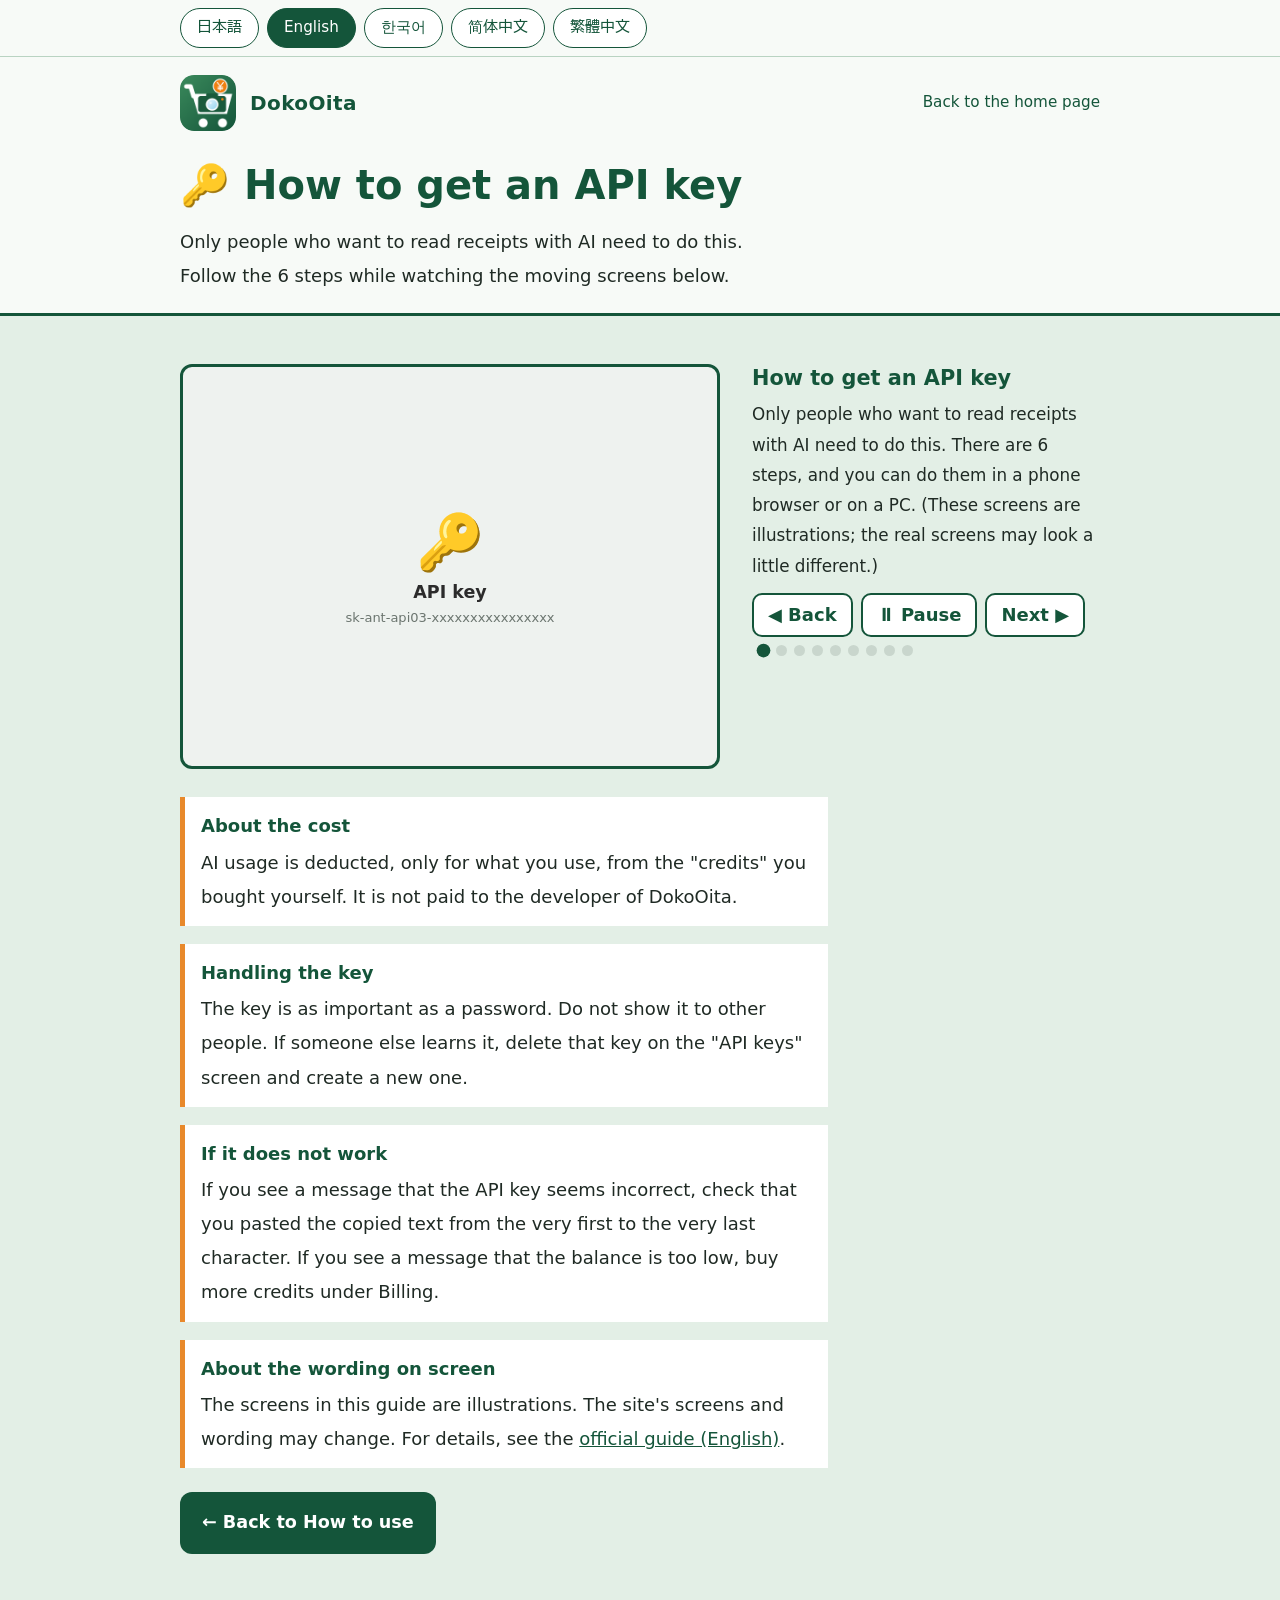
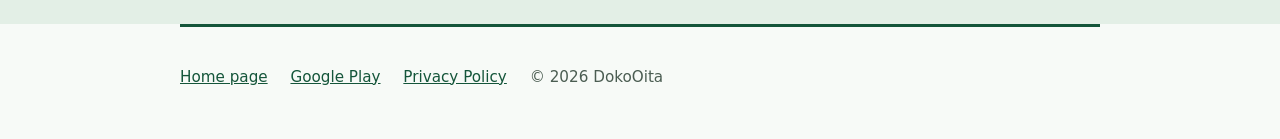
<file: apikey.html>
<!DOCTYPE html>

<html lang="ja" data-lang="ja">
<head>
<meta charset="utf-8"/>
<meta content="width=device-width,initial-scale=1" name="viewport"/>
<title>APIキーの取り方（動く案内） ― DokoOita</title>
<meta content="DokoOitaでレシートをAIで読み取るための「APIキー」の取り方を、動く画面で案内します。" name="description"/>
<meta content="#14553a" name="theme-color"/>
<link href="icon.png" rel="icon"/>
<link href="https://fonts.googleapis.com" rel="preconnect"/>
<link crossorigin="" href="https://fonts.gstatic.com" rel="preconnect"/>
<link href="https://fonts.googleapis.com/css2?family=BIZ+UDPGothic:wght@400;700&amp;display=swap" rel="stylesheet"/>
<link href="style.css" rel="stylesheet"/>
<link href="anim.css" rel="stylesheet"/>
<script>window.PAGE_I18N={"ja": {"title": "APIキーの取り方（動く案内） ― DokoOita", "desc": "DokoOitaでレシートをAIで読み取るための「APIキー」の取り方を、動く画面で案内します。"}, "en": {"title": "How to get an API key (moving guide) ― DokoOita", "desc": "A moving guide to getting the \"API key\" needed to read receipts with AI in DokoOita."}, "ko": {"title": "API 키 받는 방법 (움직이는 안내) ― DokoOita", "desc": "DokoOita에서 AI로 영수증을 읽는 데 필요한 \"API 키\" 받는 방법을 움직이는 화면으로 안내합니다."}, "zh-Hans": {"title": "获取API密钥的方法（动态指引） ― DokoOita", "desc": "用动态画面介绍在DokoOita中用AI读取收据所需的“API密钥”的获取方法。"}, "zh-Hant": {"title": "取得API金鑰的方法（動態指引） ― DokoOita", "desc": "用動態畫面介紹在DokoOita中用AI讀取收據所需的「API金鑰」的取得方法。"}};</script>
<script src="i18n.js"></script>
<script src="anim.js" defer></script>
</head>
<body>
<nav class="langs" aria-label="Language / 言語"><div class="in"><button type="button" data-lang="ja" lang="ja" aria-pressed="false">日本語</button><button type="button" data-lang="en" lang="en" aria-pressed="false">English</button><button type="button" data-lang="ko" lang="ko" aria-pressed="false">한국어</button><button type="button" data-lang="zh-Hans" lang="zh-Hans" aria-pressed="false">简体中文</button><button type="button" data-lang="zh-Hant" lang="zh-Hant" aria-pressed="false">繁體中文</button></div></nav>

<div class="wrap">
<header class="top">
<img alt="DokoOitaのアイコン" data-alt-ja="DokoOitaのアイコン" data-alt-en="DokoOita icon" data-alt-ko="DokoOita 아이콘" data-alt-zh-Hans="DokoOita 图标" data-alt-zh-Hant="DokoOita 圖示" height="56" src="icon.png" width="56"/>
<a class="name" href="index.html" style="text-decoration:none">DokoOita</a>
<nav aria-label="ページ内の移動" data-aria-ja="ページ内の移動" data-aria-en="Navigation within the page" data-aria-ko="페이지 안 이동" data-aria-zh-Hans="页面内导航" data-aria-zh-Hant="頁面內導航"><a href="index.html"><span data-l="ja" lang="ja">ホームページへ戻る</span><span data-l="en" lang="en">Back to the home page</span><span data-l="ko" lang="ko">홈페이지로 돌아가기</span><span data-l="zh-Hans" lang="zh-Hans">返回主页</span><span data-l="zh-Hant" lang="zh-Hant">返回主頁</span></a></nav>
</header>
<h1 class="gh1" data-l="ja" lang="ja">🔑 APIキーの取り方</h1><h1 class="gh1" data-l="en" lang="en">🔑 How to get an API key</h1><h1 class="gh1" data-l="ko" lang="ko">🔑 API 키 받는 방법</h1><h1 class="gh1" data-l="zh-Hans" lang="zh-Hans">🔑 获取API密钥的方法</h1><h1 class="gh1" data-l="zh-Hant" lang="zh-Hant">🔑 取得API金鑰的方法</h1>
<p class="gleadp" data-l="ja" lang="ja">AIでレシートを読み取りたい人だけが行います。下の動く画面を見ながら、6つの手順を進めてください。</p><p class="gleadp" data-l="en" lang="en">Only people who want to read receipts with AI need to do this. Follow the 6 steps while watching the moving screens below.</p><p class="gleadp" data-l="ko" lang="ko">AI로 영수증을 읽고 싶은 분만 하시면 됩니다. 아래의 움직이는 화면을 보면서 6단계를 진행해 주세요.</p><p class="gleadp" data-l="zh-Hans" lang="zh-Hans">只有想用AI读取收据的人才需要操作。请一边看下面的动态画面，一边完成6个步骤。</p><p class="gleadp" data-l="zh-Hant" lang="zh-Hant">只有想用AI讀取收據的人才需要操作。請一邊看下面的動態畫面，一邊完成6個步驟。</p>
</div>
<main>
<section class="band tint" id="apikey"><div class="wrap">
<div data-tut="apikey"></div>
<p class="note" data-l="ja" lang="ja"><b>費用について</b>AIの利用料は、ご自分で買った「クレジット」から、使った分だけ引かれます。DokoOitaの開発者に支払うものではありません。</p><p class="note" data-l="en" lang="en"><b>About the cost</b>AI usage is deducted, only for what you use, from the "credits" you bought yourself. It is not paid to the developer of DokoOita.</p><p class="note" data-l="ko" lang="ko"><b>비용에 대해</b>AI 이용료는 직접 구입한 "크레딧"에서 사용한 만큼만 차감됩니다. DokoOita 개발자에게 지불하는 것이 아닙니다.</p><p class="note" data-l="zh-Hans" lang="zh-Hans"><b>关于费用</b>AI的使用费，会从您自己购买的“额度”中按使用量扣除，并不是支付给DokoOita的开发者。</p><p class="note" data-l="zh-Hant" lang="zh-Hant"><b>關於費用</b>AI的使用費，會從您自己購買的「額度」中依使用量扣除，並不是支付給DokoOita的開發者。</p>
<p class="note" data-l="ja" lang="ja"><b>キーの扱い</b>キーは、パスワードと同じ大切なものです。ほかの人に見せないでください。他の人に知られたときは、「API keys」の画面でそのキーを削除して、新しく作ります。</p><p class="note" data-l="en" lang="en"><b>Handling the key</b>The key is as important as a password. Do not show it to other people. If someone else learns it, delete that key on the "API keys" screen and create a new one.</p><p class="note" data-l="ko" lang="ko"><b>키 관리</b>키는 비밀번호만큼 소중합니다. 다른 사람에게 보여주지 마세요. 다른 사람이 알게 되었다면 "API keys" 화면에서 그 키를 삭제하고 새로 만드세요.</p><p class="note" data-l="zh-Hans" lang="zh-Hans"><b>密钥的保管</b>密钥和密码一样重要，请不要给别人看。如果被别人知道了，请在“API keys”画面删除该密钥，再重新创建。</p><p class="note" data-l="zh-Hant" lang="zh-Hant"><b>金鑰的保管</b>金鑰和密碼一樣重要，請不要給別人看。如果被別人知道了，請在「API keys」畫面刪除該金鑰，再重新建立。</p>
<p class="note" data-l="ja" lang="ja"><b>うまくいかないとき</b>「APIキーが正しくないようです」と出たら、コピーした文字を、最初から最後まで貼り付けたか確認します。「残高が足りない」と出たら、Billingでクレジットを買い足します。</p><p class="note" data-l="en" lang="en"><b>If it does not work</b>If you see a message that the API key seems incorrect, check that you pasted the copied text from the very first to the very last character. If you see a message that the balance is too low, buy more credits under Billing.</p><p class="note" data-l="ko" lang="ko"><b>잘 안 될 때</b>"API 키가 올바르지 않은 것 같습니다"라고 나오면, 복사한 문자를 처음부터 끝까지 붙여넣었는지 확인합니다. "잔액이 부족합니다"라고 나오면 Billing에서 크레딧을 추가로 구입합니다.</p><p class="note" data-l="zh-Hans" lang="zh-Hans"><b>不顺利时</b>如果提示API密钥似乎不正确，请确认是否从头到尾完整粘贴了复制的文字。如果提示余额不足，请到Billing再购买额度。</p><p class="note" data-l="zh-Hant" lang="zh-Hant"><b>不順利時</b>如果提示API金鑰似乎不正確，請確認是否從頭到尾完整貼上了複製的文字。如果提示餘額不足，請到Billing再購買額度。</p>
<p class="note" data-l="ja" lang="ja"><b>画面の言葉について</b>この案内の画面は「イメージ図」です。サイトの画面や言葉は、変わることがあります。くわしくは、<a href="https://platform.claude.com/docs/en/get-api-key" rel="noopener">公式の案内（英語）</a>を見てください。</p><p class="note" data-l="en" lang="en"><b>About the wording on screen</b>The screens in this guide are illustrations. The site's screens and wording may change. For details, see the <a href="https://platform.claude.com/docs/en/get-api-key" rel="noopener">official guide (English)</a>.</p><p class="note" data-l="ko" lang="ko"><b>화면의 표현에 대해</b>이 안내의 화면은 이미지 그림입니다. 사이트의 화면이나 표현은 바뀔 수 있습니다. 자세한 내용은 <a href="https://platform.claude.com/docs/en/get-api-key" rel="noopener">공식 안내(영어)</a>를 확인해 주세요.</p><p class="note" data-l="zh-Hans" lang="zh-Hans"><b>关于画面上的文字</b>本指引中的画面是示意图，网站的画面和用词可能会变化。详情请看<a href="https://platform.claude.com/docs/en/get-api-key" rel="noopener">官方指引（英文）</a>。</p><p class="note" data-l="zh-Hant" lang="zh-Hant"><b>關於畫面上的文字</b>本指引中的畫面是示意圖，網站的畫面和用詞可能會變化。詳情請看<a href="https://platform.claude.com/docs/en/get-api-key" rel="noopener">官方指引（英文）</a>。</p>
<p><a class="btnlink" href="guide.html#price" data-l="ja" lang="ja">← 操作方法にもどる</a><a class="btnlink" href="guide.html#price" data-l="en" lang="en">← Back to How to use</a><a class="btnlink" href="guide.html#price" data-l="ko" lang="ko">← 사용 방법으로 돌아가기</a><a class="btnlink" href="guide.html#price" data-l="zh-Hans" lang="zh-Hans">← 返回使用方法</a><a class="btnlink" href="guide.html#price" data-l="zh-Hant" lang="zh-Hant">← 返回使用方法</a></p>
</div></section>
</main>
<div class="wrap">
<footer>
<a href="index.html"><span data-l="ja" lang="ja">ホームページ</span><span data-l="en" lang="en">Home page</span><span data-l="ko" lang="ko">홈페이지</span><span data-l="zh-Hans" lang="zh-Hans">主页</span><span data-l="zh-Hant" lang="zh-Hant">主頁</span></a>
<a href="https://play.google.com/store/apps/details?id=jp.dokoita.android" rel="noopener">Google Play</a>
<a href="privacy.html"><span data-l="ja" lang="ja">プライバシーポリシー</span><span data-l="en" lang="en">Privacy Policy</span><span data-l="ko" lang="ko">개인정보 처리방침</span><span data-l="zh-Hans" lang="zh-Hans">隐私政策</span><span data-l="zh-Hant" lang="zh-Hant">隱私政策</span></a>
<span>© 2026 DokoOita</span>
</footer>
</div>
</body>
</html>
</file>
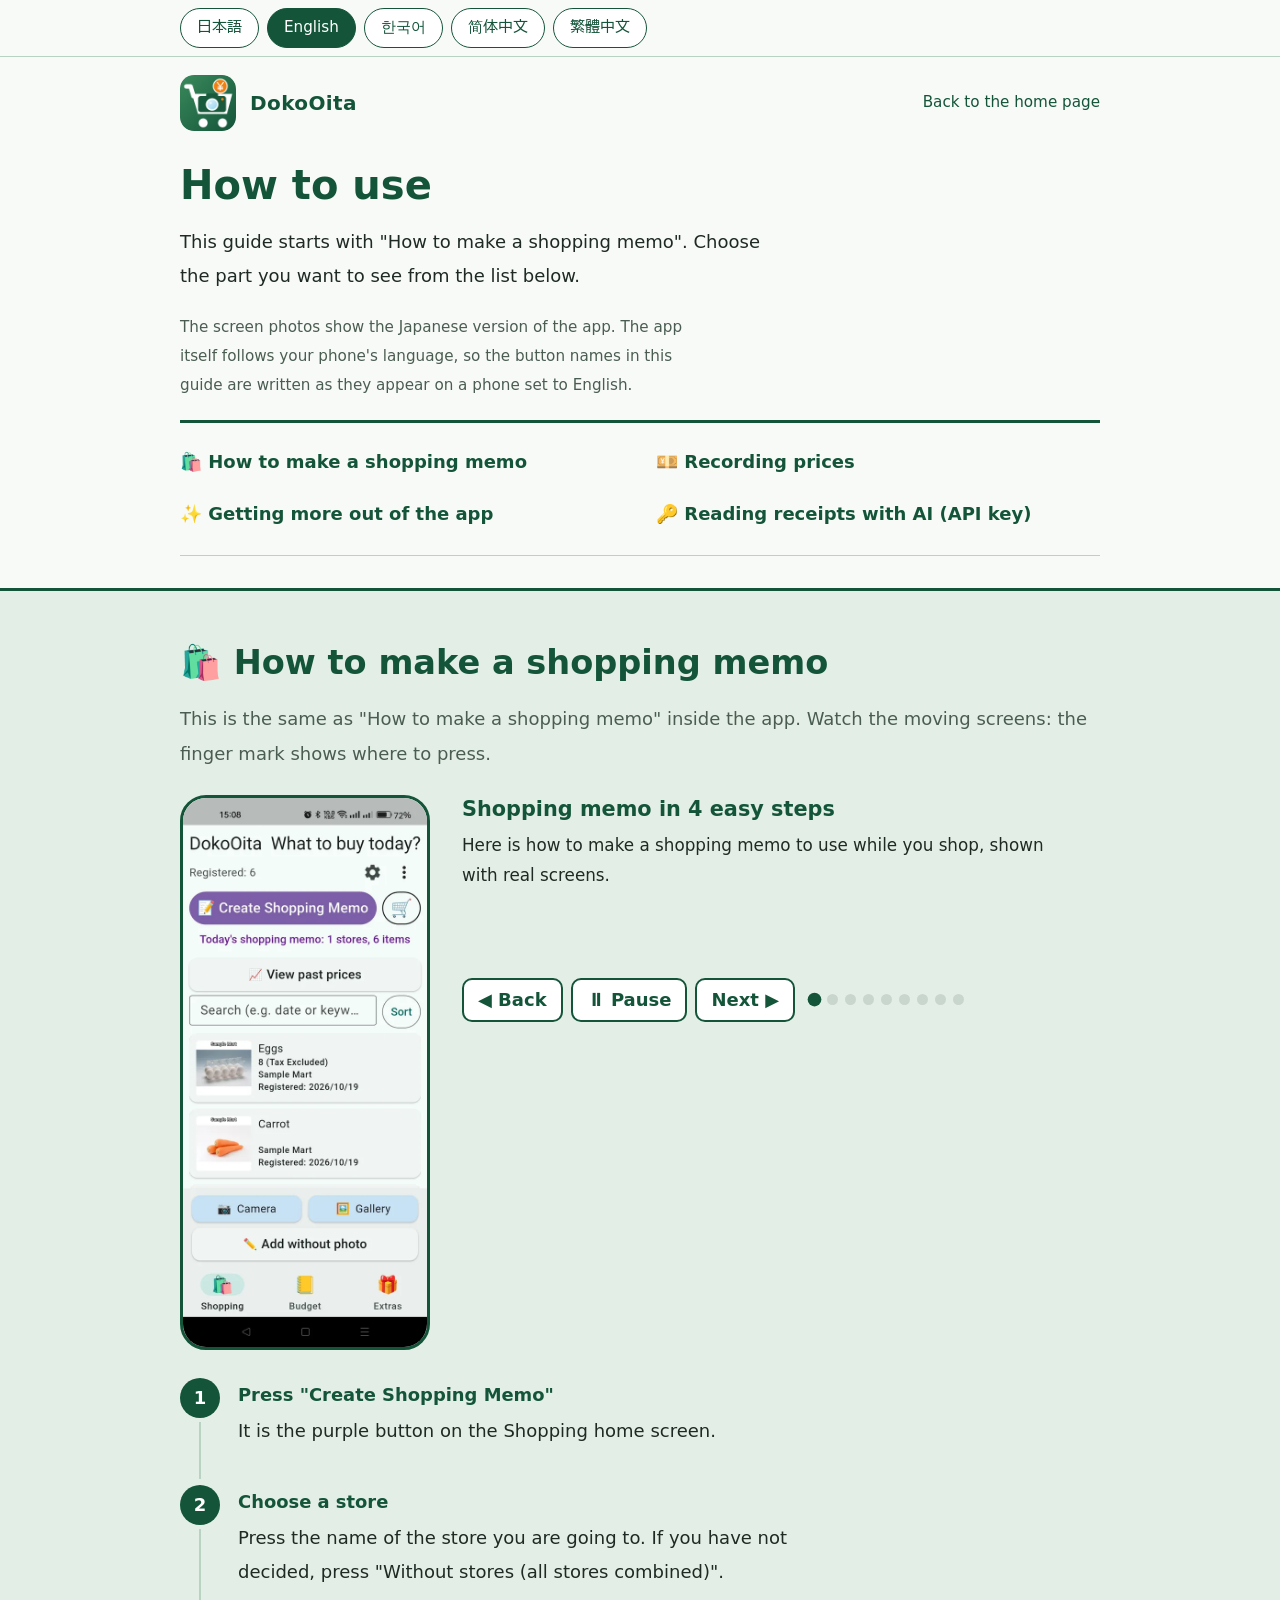
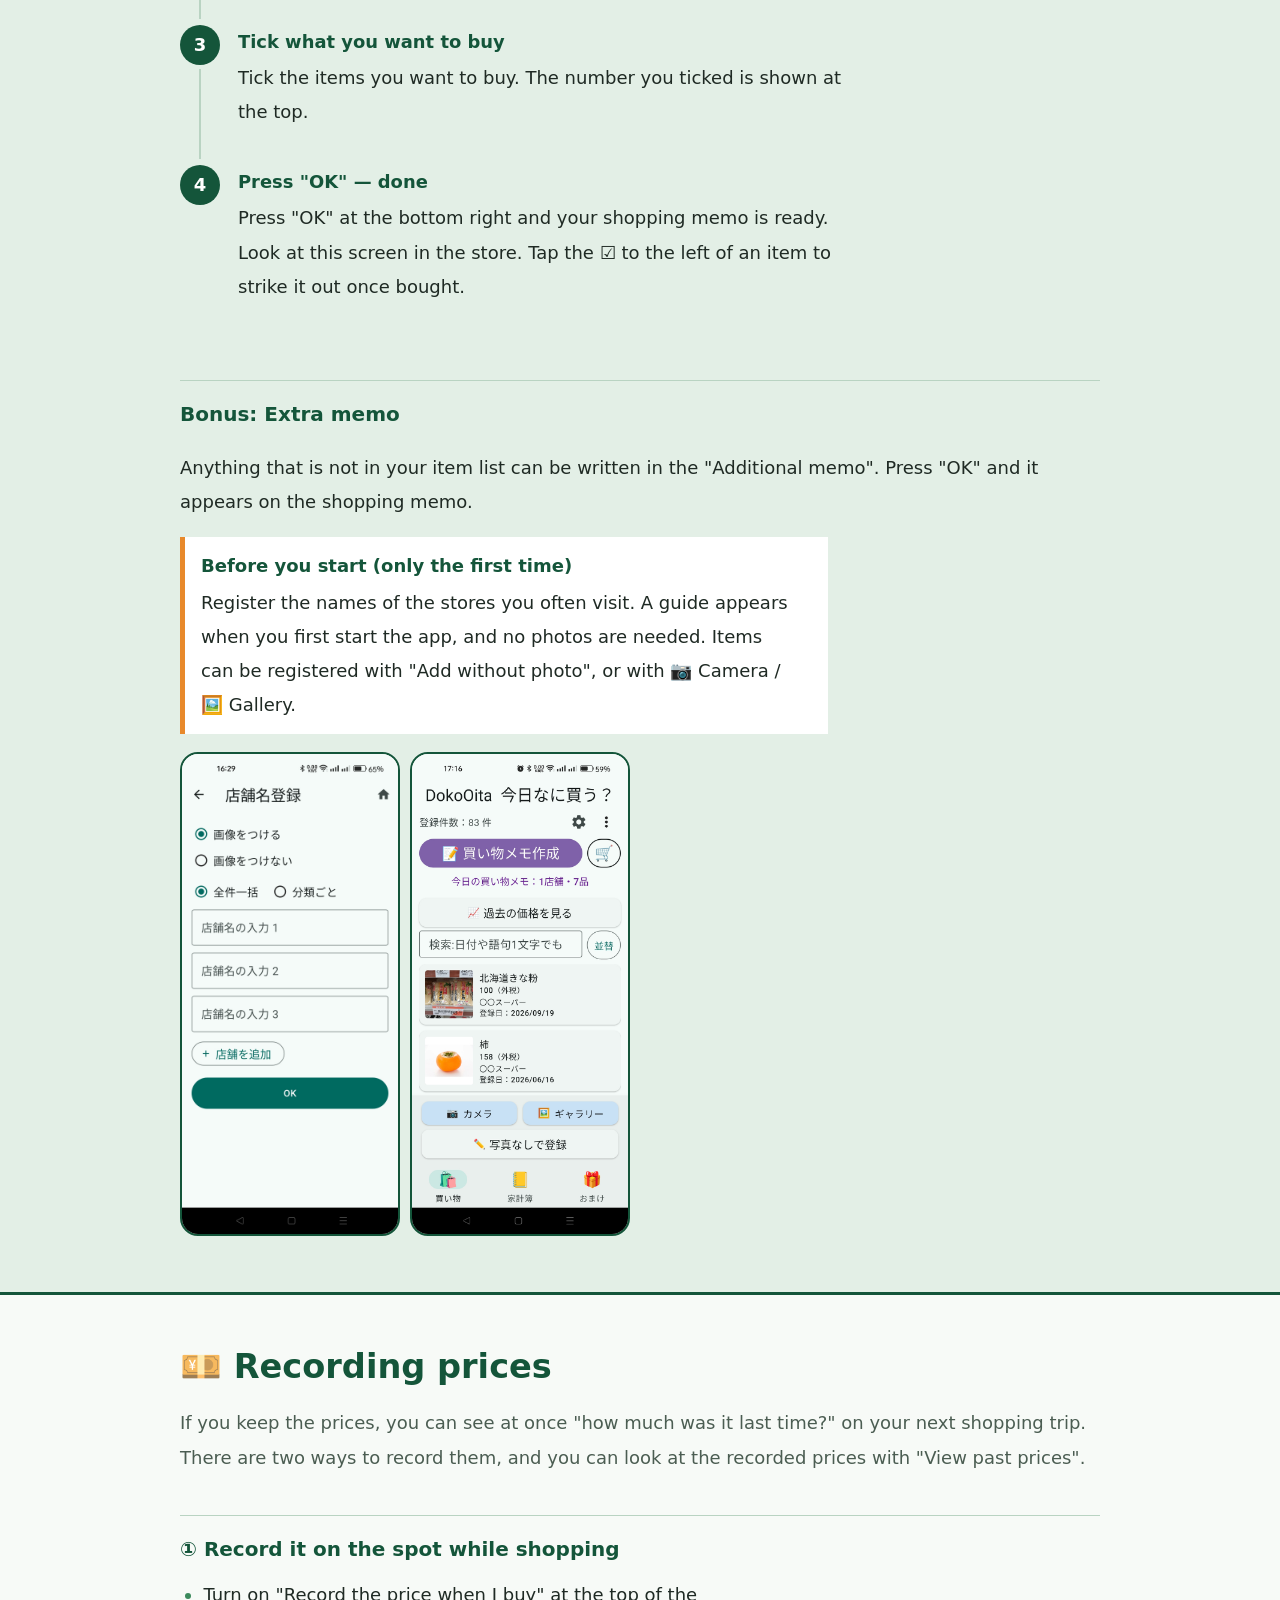
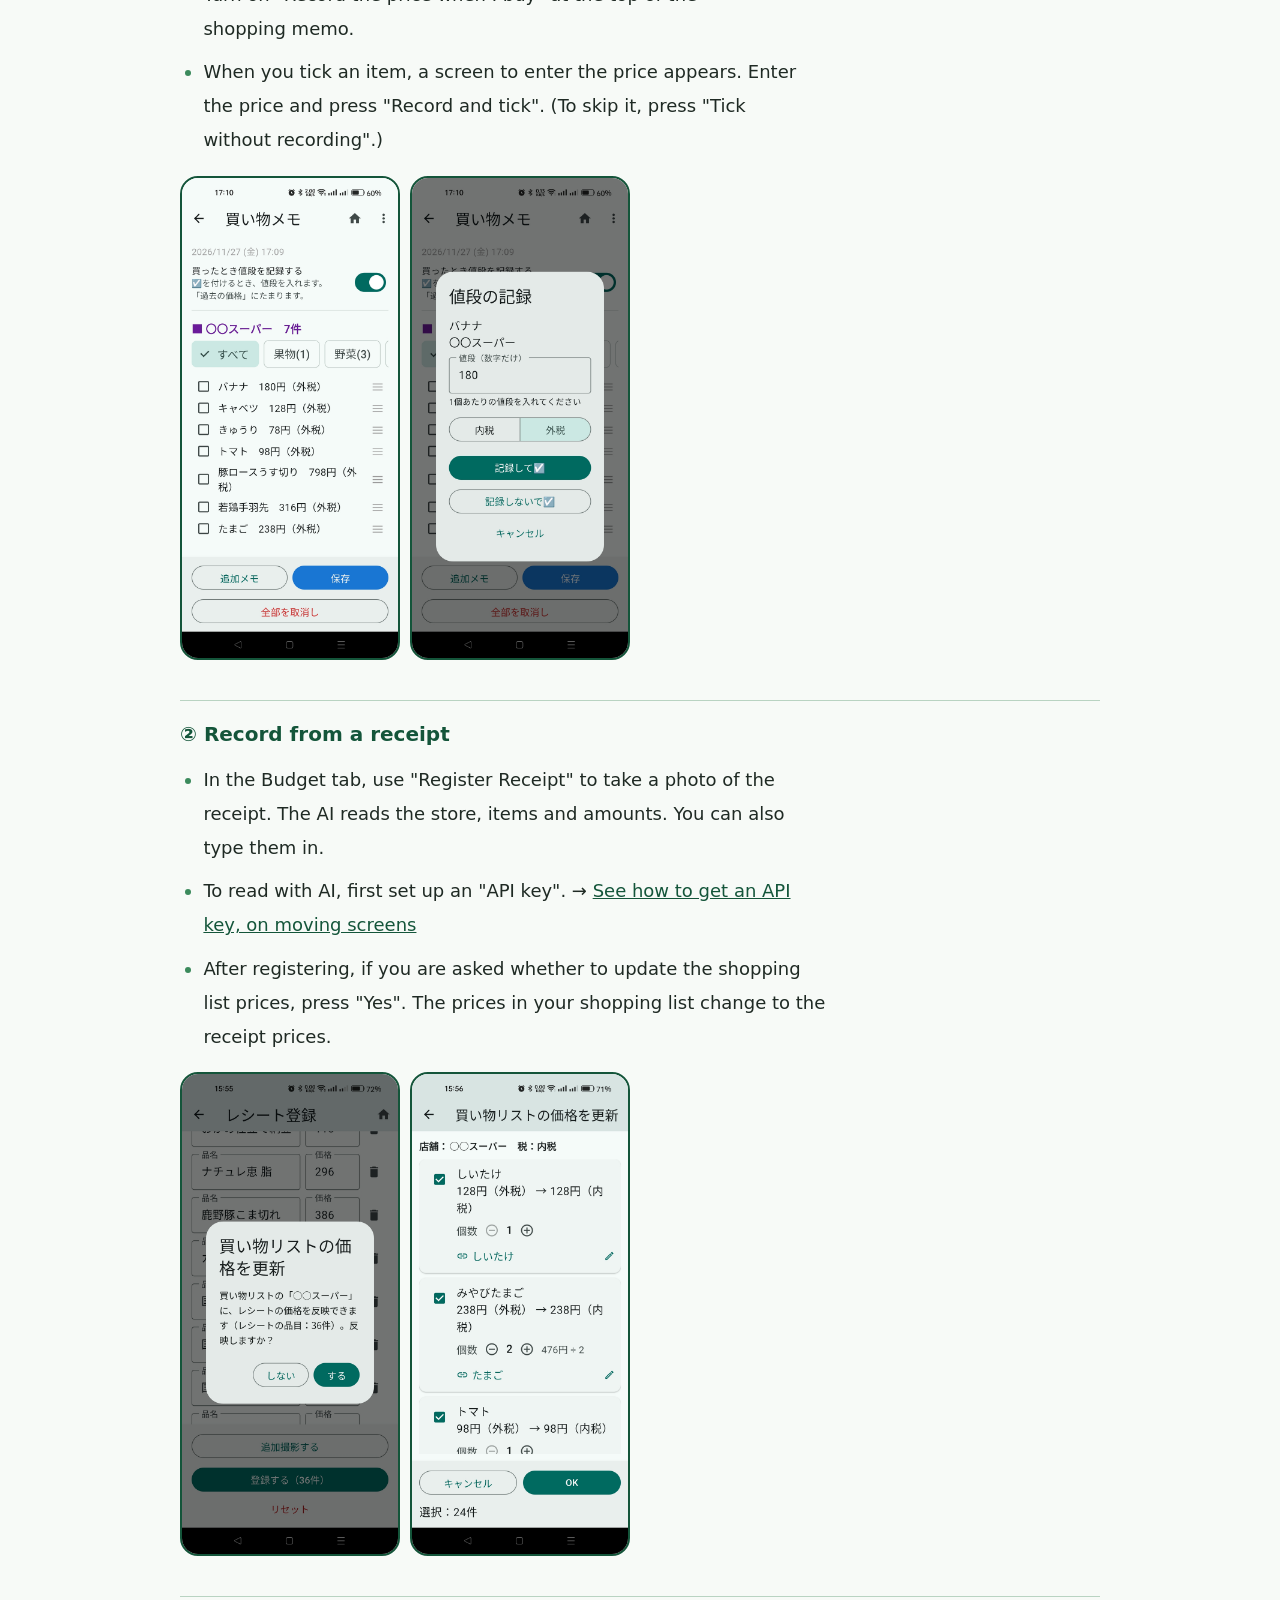
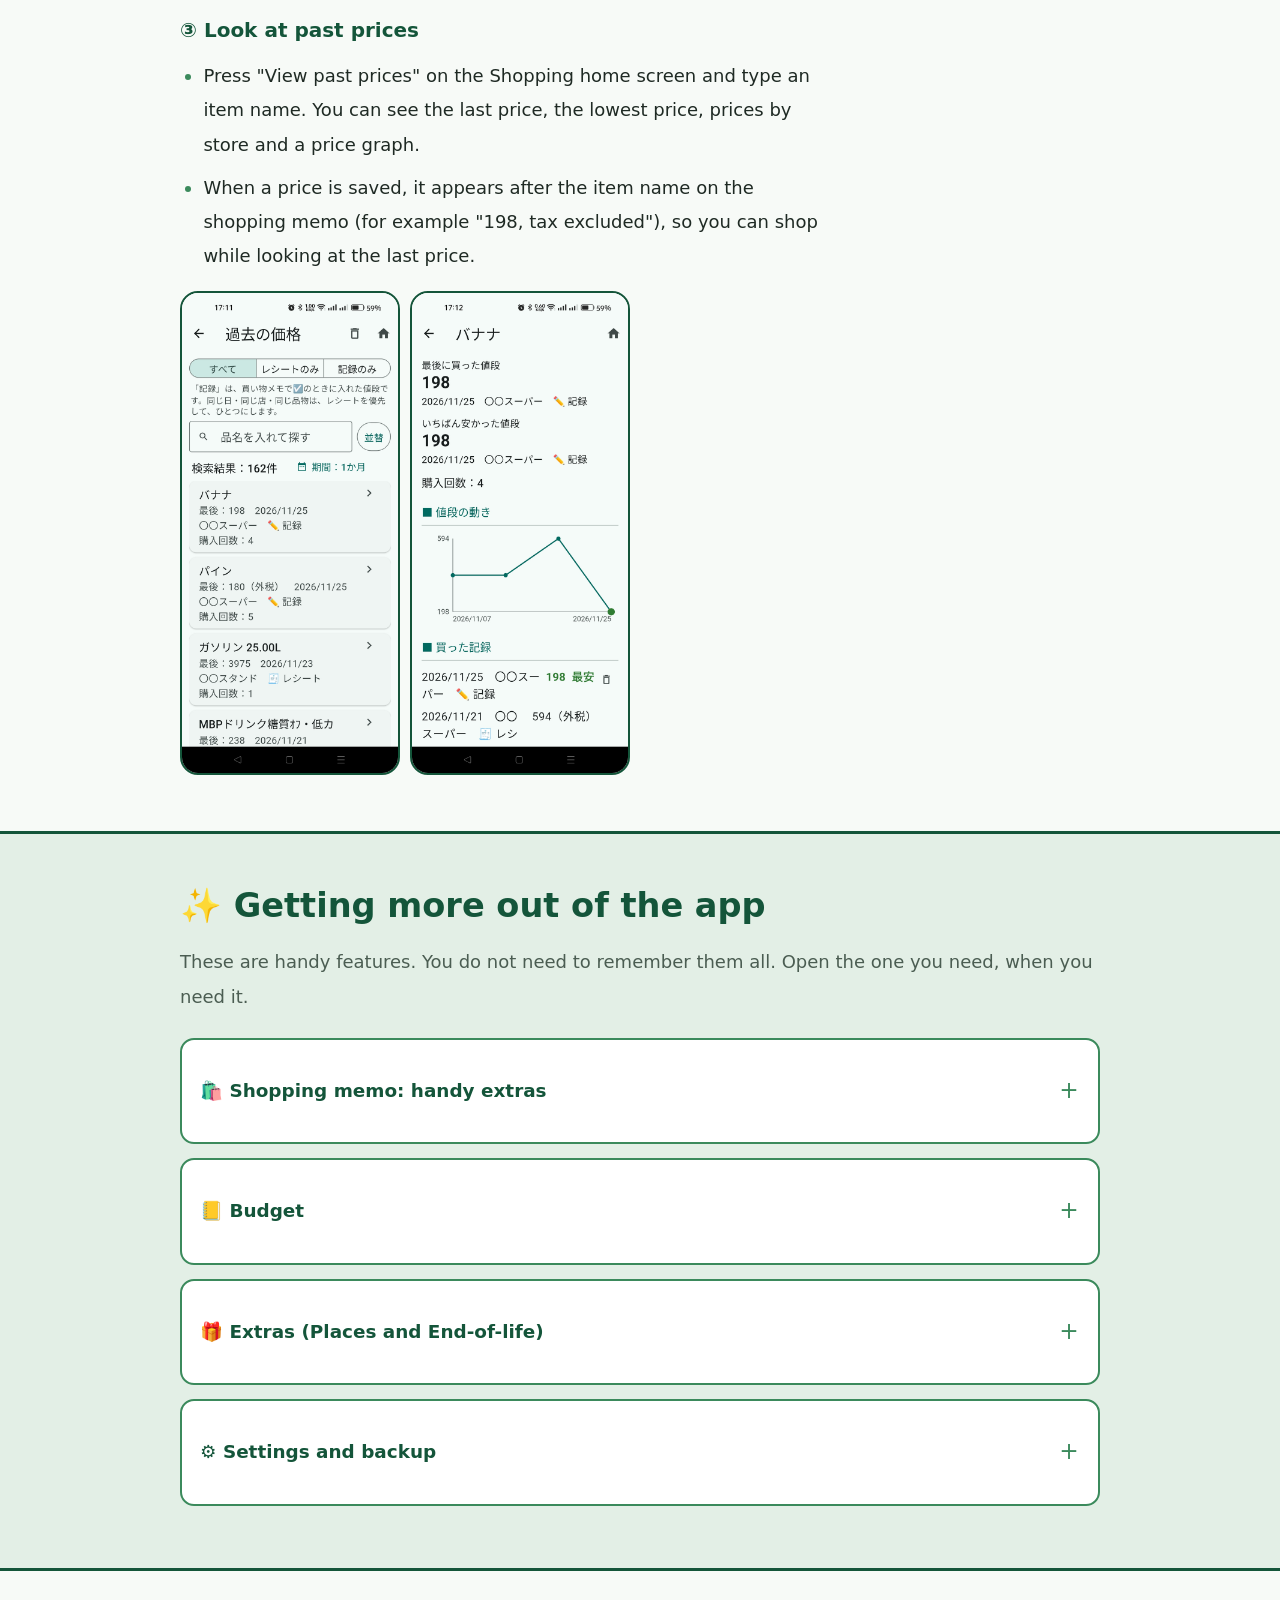
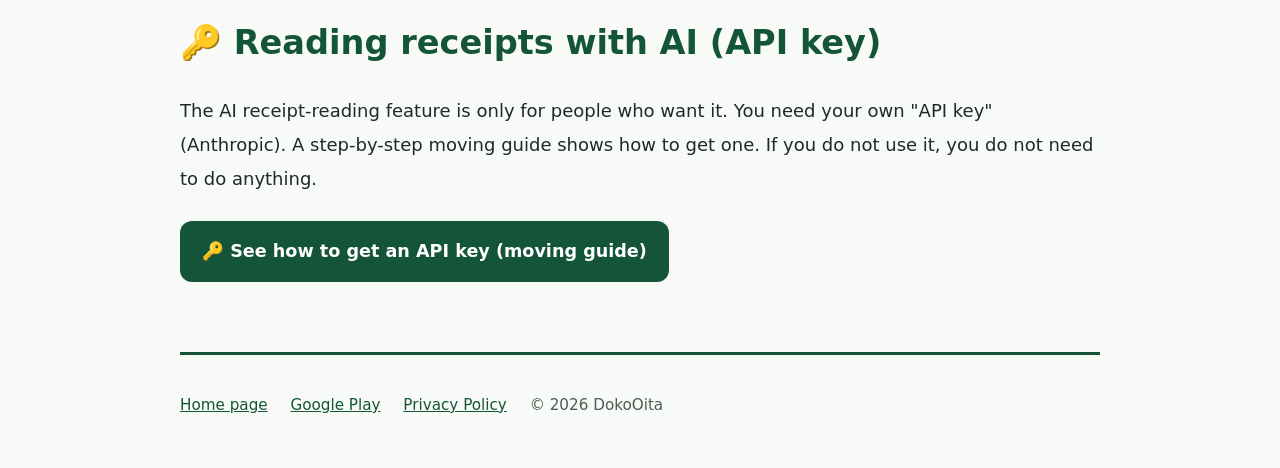
<file: guide.html>
<!DOCTYPE html>

<html lang="ja" data-lang="ja">
<head>
<meta charset="utf-8"/>
<meta content="width=device-width,initial-scale=1" name="viewport"/>
<title>操作方法（写真つき） ― DokoOita</title>
<meta content="DokoOitaの操作方法を、画面の写真つきで説明します。買い物メモ・家計簿・置き場所・終活の使い方。" name="description"/>
<meta content="#14553a" name="theme-color"/>
<link href="icon.png" rel="icon"/>
<link href="https://fonts.googleapis.com" rel="preconnect"/>
<link crossorigin="" href="https://fonts.gstatic.com" rel="preconnect"/>
<link href="https://fonts.googleapis.com/css2?family=BIZ+UDPGothic:wght@400;700&amp;display=swap" rel="stylesheet"/>
<link href="style.css" rel="stylesheet"/>
<link href="anim.css" rel="stylesheet"/>
<script>window.PAGE_I18N={"ja": {"title": "操作方法（写真つき） ― DokoOita", "desc": "DokoOitaの操作方法を、画面の写真つきで説明します。買い物メモ・家計簿・置き場所・終活の使い方。"}, "en": {"title": "How to use (with photos) – DokoOita", "desc": "How to use DokoOita, explained with screen photos: shopping memo, household budget, places and end-of-life records."}, "ko": {"title": "사용 방법(사진 포함) – DokoOita", "desc": "DokoOita의 사용 방법을 화면 사진과 함께 설명합니다. 쇼핑 메모, 가계부, 장소, 인생 정리의 사용법."}, "zh-Hans": {"title": "使用方法（附照片） – DokoOita", "desc": "用屏幕照片说明 DokoOita 的使用方法：购物备忘、记账、地点、人生整理的用法。"}, "zh-Hant": {"title": "使用方法（附照片） – DokoOita", "desc": "用螢幕照片說明 DokoOita 的使用方法：購物備忘、記帳、地點、人生整理的用法。"}};</script>
<script src="i18n.js"></script>
<script src="anim.js" defer></script>
</head>
<body>
<nav class="langs" aria-label="Language / 言語"><div class="in"><button type="button" data-lang="ja" lang="ja" aria-pressed="false">日本語</button><button type="button" data-lang="en" lang="en" aria-pressed="false">English</button><button type="button" data-lang="ko" lang="ko" aria-pressed="false">한국어</button><button type="button" data-lang="zh-Hans" lang="zh-Hans" aria-pressed="false">简体中文</button><button type="button" data-lang="zh-Hant" lang="zh-Hant" aria-pressed="false">繁體中文</button></div></nav>

<div class="wrap">
<header class="top">
<img alt="DokoOitaのアイコン" data-alt-ja="DokoOitaのアイコン" data-alt-en="DokoOita icon" data-alt-ko="DokoOita 아이콘" data-alt-zh-Hans="DokoOita 图标" data-alt-zh-Hant="DokoOita 圖示" height="56" src="icon.png" width="56"/>
<a class="name" href="index.html" style="text-decoration:none">DokoOita</a>
<nav aria-label="ページ内の移動" data-aria-ja="ページ内の移動" data-aria-en="Navigation within the page" data-aria-ko="페이지 안 이동" data-aria-zh-Hans="页面内导航" data-aria-zh-Hant="頁面內導航"><a href="index.html"><span data-l="ja" lang="ja">ホームページへ戻る</span><span data-l="en" lang="en">Back to the home page</span><span data-l="ko" lang="ko">홈페이지로 돌아가기</span><span data-l="zh-Hans" lang="zh-Hans">返回主页</span><span data-l="zh-Hant" lang="zh-Hant">返回主頁</span></a></nav>
</header>
<h1 class="gh1" data-l="ja" lang="ja">操作方法</h1><h1 class="gh1" data-l="en" lang="en">How to use</h1><h1 class="gh1" data-l="ko" lang="ko">사용 방법</h1><h1 class="gh1" data-l="zh-Hans" lang="zh-Hans">使用方法</h1><h1 class="gh1" data-l="zh-Hant" lang="zh-Hant">使用方法</h1>
<p class="gleadp" data-l="ja" lang="ja">「買い物メモの作り方」から、順番にご案内します。見たい所を、下の一覧から選んでください。</p><p class="gleadp" data-l="en" lang="en">This guide starts with "How to make a shopping memo". Choose the part you want to see from the list below.</p><p class="gleadp" data-l="ko" lang="ko">"쇼핑 메모 만드는 법"부터 순서대로 안내합니다. 보고 싶은 곳을 아래 목록에서 골라 주세요.</p><p class="gleadp" data-l="zh-Hans" lang="zh-Hans">从“购物备忘的制作方法”开始依次介绍。请从下面的目录中选择想看的部分。</p><p class="gleadp" data-l="zh-Hant" lang="zh-Hant">從「購物備忘的製作方法」開始依次介紹。請從下面的目錄中選擇想看的部分。</p><p class="gleadp gnote" data-l="en" lang="en">The screen photos show the Japanese version of the app. The app itself follows your phone's language, so the button names in this guide are written as they appear on a phone set to English.</p><p class="gleadp gnote" data-l="ko" lang="ko">화면 사진은 일본어 화면입니다. 앱은 휴대폰의 언어에 맞춰 표시되므로, 이 설명 속 버튼 이름은 한국어로 설정한 휴대폰에 표시되는 이름과 같게 적었습니다.</p><p class="gleadp gnote" data-l="zh-Hans" lang="zh-Hans">屏幕照片是日语画面。应用会按手机的语言显示，所以本说明中的按钮名称，与手机设为简体中文时显示的名称一致。</p><p class="gleadp gnote" data-l="zh-Hant" lang="zh-Hant">螢幕照片是日語畫面。應用程式會依手機的語言顯示，所以本說明中的按鈕名稱，與手機設為繁體中文時顯示的名稱一致。</p>
<nav aria-label="目次" data-aria-ja="目次" data-aria-en="Contents" data-aria-ko="목차" data-aria-zh-Hans="目录" data-aria-zh-Hant="目錄" class="toc"><ol><li><a href="#shopping"><span data-l="ja" lang="ja">🛍️ 買い物メモの作り方</span><span data-l="en" lang="en">🛍️ How to make a shopping memo</span><span data-l="ko" lang="ko">🛍️ 쇼핑 메모 만드는 법</span><span data-l="zh-Hans" lang="zh-Hans">🛍️ 购物备忘的制作方法</span><span data-l="zh-Hant" lang="zh-Hant">🛍️ 購物備忘的製作方法</span></a></li><li><a href="#price"><span data-l="ja" lang="ja">💴 価格の記録</span><span data-l="en" lang="en">💴 Recording prices</span><span data-l="ko" lang="ko">💴 가격 기록</span><span data-l="zh-Hans" lang="zh-Hans">💴 价格记录</span><span data-l="zh-Hant" lang="zh-Hant">💴 價格記錄</span></a></li><li><a href="#more"><span data-l="ja" lang="ja">✨ もっと便利に使う方法</span><span data-l="en" lang="en">✨ Getting more out of the app</span><span data-l="ko" lang="ko">✨ 더 편리하게 사용하는 방법</span><span data-l="zh-Hans" lang="zh-Hans">✨ 更方便的使用方法</span><span data-l="zh-Hant" lang="zh-Hant">✨ 更方便的使用方法</span></a></li><li><a href="#apikey"><span data-l="ja" lang="ja">🔑 レシートをAIで読み取るには（APIキー）</span><span data-l="en" lang="en">🔑 Reading receipts with AI (API key)</span><span data-l="ko" lang="ko">🔑 AI로 영수증을 읽으려면 (API 키)</span><span data-l="zh-Hans" lang="zh-Hans">🔑 用AI读取收据（API密钥）</span><span data-l="zh-Hant" lang="zh-Hant">🔑 用AI讀取收據（API金鑰）</span></a></li></ol></nav>
</div>
<main>
<section class="band tint" id="shopping"><div class="wrap">
<h2 class="sec" data-l="ja" lang="ja">🛍️ 買い物メモの作り方</h2><h2 class="sec" data-l="en" lang="en">🛍️ How to make a shopping memo</h2><h2 class="sec" data-l="ko" lang="ko">🛍️ 쇼핑 메모 만드는 법</h2><h2 class="sec" data-l="zh-Hans" lang="zh-Hans">🛍️ 购物备忘的制作方法</h2><h2 class="sec" data-l="zh-Hant" lang="zh-Hant">🛍️ 購物備忘的製作方法</h2>
<p class="lead2" data-l="ja" lang="ja">アプリの「買い物メモの作り方」と同じです。動く画面を見てください。指のマークが、押す場所を教えます。</p><p class="lead2" data-l="en" lang="en">This is the same as "How to make a shopping memo" inside the app. Watch the moving screens: the finger mark shows where to press.</p><p class="lead2" data-l="ko" lang="ko">앱 안의 "쇼핑 메모 만드는 법"과 같습니다. 움직이는 화면을 보세요. 손가락 표시가 누를 곳을 알려 줍니다.</p><p class="lead2" data-l="zh-Hans" lang="zh-Hans">与应用内的“购物备忘的制作方法”相同。请看动态画面，手指标记会告诉您按哪里。</p><p class="lead2" data-l="zh-Hant" lang="zh-Hant">與應用程式內的「購物備忘的製作方法」相同。請看動態畫面，手指標記會告訴您按哪裡。</p>
<div data-tut="shop"></div>
<ol class="gsteps">
<li><div class="gtxt" data-l="ja" lang="ja"><b>「📝買い物メモ作成」を押す</b>買い物のホームの、紫色のボタンです。</div><div class="gtxt" data-l="en" lang="en"><b>Press "Create Shopping Memo"</b>It is the purple button on the Shopping home screen.</div><div class="gtxt" data-l="ko" lang="ko"><b>"쇼핑 메모 작성"을 누릅니다</b>쇼핑 홈 화면의 보라색 버튼입니다.</div><div class="gtxt" data-l="zh-Hans" lang="zh-Hans"><b>点击“创建购物备忘”</b>购物主页上的紫色按钮。</div><div class="gtxt" data-l="zh-Hant" lang="zh-Hant"><b>點選「建立購物備忘」</b>購物主頁上的紫色按鈕。</div></li>
<li><div class="gtxt" data-l="ja" lang="ja"><b>お店を選ぶ</b>行くお店の名前を押します。決めないときは「店舗なし（全店舗まとめ）」を押します。</div><div class="gtxt" data-l="en" lang="en"><b>Choose a store</b>Press the name of the store you are going to. If you have not decided, press "Without stores (all stores combined)".</div><div class="gtxt" data-l="ko" lang="ko"><b>매장을 고릅니다</b>갈 매장의 이름을 누릅니다. 정하지 않았다면 "매장 없음 (전체 매장 합침)"을 누릅니다.</div><div class="gtxt" data-l="zh-Hans" lang="zh-Hans"><b>选择店铺</b>点击要去的店铺名称。还没决定时，点击“不分店铺（全部店铺合并）”。</div><div class="gtxt" data-l="zh-Hant" lang="zh-Hant"><b>選擇店家</b>點選要去的店家名稱。還沒決定時，點選「不分店家（全部店家合併）」。</div></li>
<li><div class="gtxt" data-l="ja" lang="ja"><b>買う物に☑を付ける</b>買いたい品物に☑を付けます。付けた数は、上の「選択 ○件」で分かります。</div><div class="gtxt" data-l="en" lang="en"><b>Tick what you want to buy</b>Tick the items you want to buy. The number you ticked is shown at the top.</div><div class="gtxt" data-l="ko" lang="ko"><b>살 물건에 ☑를 합니다</b>사고 싶은 품목에 ☑를 합니다. 고른 수는 위쪽에 표시됩니다.</div><div class="gtxt" data-l="zh-Hans" lang="zh-Hans"><b>给要买的东西打☑</b>给想买的物品打☑。已选数量显示在上方。</div><div class="gtxt" data-l="zh-Hant" lang="zh-Hant"><b>給要買的東西打☑</b>給想買的物品打☑。已選數量顯示在上方。</div></li>
<li><div class="gtxt" data-l="ja" lang="ja"><b>「OK」を押して完成</b>右下の「OK」で、買い物メモができます。お店では、この画面を見て買い物します。買った物は、品名の左の☑を押すと、線で消せます。</div><div class="gtxt" data-l="en" lang="en"><b>Press "OK" — done</b>Press "OK" at the bottom right and your shopping memo is ready. Look at this screen in the store. Tap the ☑ to the left of an item to strike it out once bought.</div><div class="gtxt" data-l="ko" lang="ko"><b>"확인"을 누르면 완성</b>오른쪽 아래의 "확인"을 누르면 쇼핑 메모가 완성됩니다. 매장에서는 이 화면을 보며 쇼핑합니다. 산 물건은 품명 왼쪽의 ☑를 눌러 선으로 지웁니다.</div><div class="gtxt" data-l="zh-Hans" lang="zh-Hans"><b>点击“确定”即完成</b>点击右下角的“确定”，购物备忘就做好了。在店里看着这个画面购物。买好的东西，点击品名左边的☑即可划线删去。</div><div class="gtxt" data-l="zh-Hant" lang="zh-Hant"><b>點選「確定」即完成</b>點選右下角的「確定」，購物備忘就做好了。在店裡看著這個畫面購物。買好的東西，點選品名左邊的☑即可劃線刪去。</div></li>
</ol>
<h3 class="sub" data-l="ja" lang="ja">おまけ：追加メモ</h3><h3 class="sub" data-l="en" lang="en">Bonus: Extra memo</h3><h3 class="sub" data-l="ko" lang="ko">덤: 추가 메모</h3><h3 class="sub" data-l="zh-Hans" lang="zh-Hans">附加：额外备注</h3><h3 class="sub" data-l="zh-Hant" lang="zh-Hant">附加：額外備註</h3>
<p data-l="ja" lang="ja">品物の一覧にないものは、「追加メモ」に書き足せます。書いて「OK」を押すと、買い物メモに載ります。</p><p data-l="en" lang="en">Anything that is not in your item list can be written in the "Additional memo". Press "OK" and it appears on the shopping memo.</p><p data-l="ko" lang="ko">품목 목록에 없는 것은 "추가 메모"에 적어 넣을 수 있습니다. 적고 "확인"을 누르면 쇼핑 메모에 올라갑니다.</p><p data-l="zh-Hans" lang="zh-Hans">清单里没有的东西，可以写在“附加备注”里。写好后点击“确定”，就会出现在购物备忘上。</p><p data-l="zh-Hant" lang="zh-Hant">清單裡沒有的東西，可以寫在「附加備註」裡。寫好後點選「確定」，就會出現在購物備忘上。</p>
<p class="note" data-l="ja" lang="ja"><b>先にしておくこと（はじめの1回だけ）</b>よく行くお店の名前を登録します。アプリを始めたとき、案内が出ます。写真は要りません。品物は、「写真なしで登録」でも、📷カメラ・🖼️ギャラリーでも登録できます。</p><p class="note" data-l="en" lang="en"><b>Before you start (only the first time)</b>Register the names of the stores you often visit. A guide appears when you first start the app, and no photos are needed. Items can be registered with "Add without photo", or with 📷 Camera / 🖼️ Gallery.</p><p class="note" data-l="ko" lang="ko"><b>먼저 해 둘 것(처음 한 번만)</b>자주 가는 매장의 이름을 등록합니다. 앱을 처음 시작하면 안내가 나옵니다. 사진은 필요 없습니다. 품목은 "사진 없이 등록"으로도, 📷카메라·🖼️갤러리로도 등록할 수 있습니다.</p><p class="note" data-l="zh-Hans" lang="zh-Hans"><b>事先要做的事（只需第一次）</b>登记常去的店铺名称。刚开始使用应用时会出现指引，不需要照片。物品可以用“无照片登记”，也可以用📷拍照・🖼️相册登记。</p><p class="note" data-l="zh-Hant" lang="zh-Hant"><b>事先要做的事（只需第一次）</b>登錄常去的店家名稱。剛開始使用應用程式時會出現指引，不需要照片。物品可以用「不附照片登錄」，也可以用📷拍照・🖼️相簿登錄。</p>
<div class="shots two"><figure class="shot"><img alt="お店の名前を登録する画面（基本素材のインポート）" data-alt-ja="お店の名前を登録する画面（基本素材のインポート）" data-alt-en="Screen for registering store names (Import Basic Materials)" data-alt-ko="매장 이름을 등록하는 화면(기본 소재 가져오기)" data-alt-zh-Hans="登记店铺名称的画面（导入基本素材）" data-alt-zh-Hant="登記店鋪名稱的畫面（匯入基本素材）" loading="lazy" src="images/s04_material_register.png"/></figure><figure class="shot"><img alt="買い物タブのホーム画面（「買い物メモ作成」「過去の価格を見る」と、カメラ・ギャラリー・写真なしで登録のボタンが見える）" data-alt-ja="買い物タブのホーム画面（「買い物メモ作成」「過去の価格を見る」と、カメラ・ギャラリー・写真なしで登録のボタンが見える）" data-alt-en="Home screen of the Shopping tab (&quot;Create Shopping Memo&quot;, &quot;View past prices&quot;, and the Camera / Gallery / Add without photo buttons are visible)" data-alt-ko="쇼핑 탭의 홈 화면(&quot;쇼핑 메모 작성&quot;, &quot;과거 가격 보기&quot;와 카메라・갤러리・사진 없이 등록 버튼이 보입니다)" data-alt-zh-Hans="购物标签页的首页画面（可以看到“创建购物备忘”“查看过去的价格”，以及相机・相册・无照片登记按钮）" data-alt-zh-Hant="購物分頁的首頁畫面（可以看到「建立購物備忘」「查看過去的價格」，以及相機・相簿・不附照片登錄按鈕）" loading="lazy" src="images/s05_shopping_home.png"/></figure></div>
</div></section>
<section class="band" id="price"><div class="wrap">
<h2 class="sec" data-l="ja" lang="ja">💴 価格の記録</h2><h2 class="sec" data-l="en" lang="en">💴 Recording prices</h2><h2 class="sec" data-l="ko" lang="ko">💴 가격 기록</h2><h2 class="sec" data-l="zh-Hans" lang="zh-Hans">💴 价格记录</h2><h2 class="sec" data-l="zh-Hant" lang="zh-Hant">💴 價格記錄</h2>
<p class="lead2" data-l="ja" lang="ja">値段を残しておくと、次の買い物で「前はいくらだった？」がすぐ分かります。記録のしかたは2つです。記録した値段は、「過去の価格を見る」で見られます。</p><p class="lead2" data-l="en" lang="en">If you keep the prices, you can see at once "how much was it last time?" on your next shopping trip. There are two ways to record them, and you can look at the recorded prices with "View past prices".</p><p class="lead2" data-l="ko" lang="ko">가격을 남겨 두면 다음 쇼핑 때 "지난번엔 얼마였지?"를 바로 알 수 있습니다. 기록하는 방법은 두 가지이며, 기록한 가격은 "과거 가격 보기"에서 볼 수 있습니다.</p><p class="lead2" data-l="zh-Hans" lang="zh-Hans">把价格记下来，下次购物时马上就知道“上次多少钱？”。记录方法有两种，记下的价格可以在“查看过去的价格”中查看。</p><p class="lead2" data-l="zh-Hant" lang="zh-Hant">把價格記下來，下次購物時馬上就知道「上次多少錢？」。記錄方法有兩種，記下的價格可以在「查看過去的價格」中查看。</p>
<h3 class="sub" data-l="ja" lang="ja">① 買い物のとき、その場で記録する</h3><h3 class="sub" data-l="en" lang="en">① Record it on the spot while shopping</h3><h3 class="sub" data-l="ko" lang="ko">① 쇼핑할 때 그 자리에서 기록하기</h3><h3 class="sub" data-l="zh-Hans" lang="zh-Hans">① 购物时当场记录</h3><h3 class="sub" data-l="zh-Hant" lang="zh-Hant">① 購物時當場記錄</h3><ul class="pts"><li data-l="ja" lang="ja">買い物メモの上の「買ったとき値段を記録する」をオンにします。</li><li data-l="en" lang="en">Turn on "Record the price when I buy" at the top of the shopping memo.</li><li data-l="ko" lang="ko">쇼핑 메모 위의 "구매할 때 가격 기록"을 켭니다.</li><li data-l="zh-Hans" lang="zh-Hans">打开购物备忘上方的“购买时记录价格”。</li><li data-l="zh-Hant" lang="zh-Hant">開啟購物備忘上方的「購買時記錄價格」。</li><li data-l="ja" lang="ja">品物に☑を付けるとき、値段を入れる画面が出ます。値段を入れて「記録して☑」を押します。（記録しないときは「記録しないで☑」）</li><li data-l="en" lang="en">When you tick an item, a screen to enter the price appears. Enter the price and press "Record and tick". (To skip it, press "Tick without recording".)</li><li data-l="ko" lang="ko">품목에 ☑를 할 때 가격을 입력하는 화면이 나옵니다. 가격을 입력하고 "기록하고 ☑"를 누릅니다. (기록하지 않으려면 "기록하지 않고 ☑")</li><li data-l="zh-Hans" lang="zh-Hans">给物品打☑时会出现输入价格的画面。输入价格后点击“记录并勾选”。（不记录时点击“不记录，只勾选”）</li><li data-l="zh-Hant" lang="zh-Hant">給物品打☑時會出現輸入價格的畫面。輸入價格後點選「記錄並勾選」。（不記錄時點選「不記錄，只勾選」）</li></ul><div class="shots two"><figure class="shot"><img alt="買い物メモの上の「買ったとき値段を記録する」（オンの状態）" data-alt-ja="買い物メモの上の「買ったとき値段を記録する」（オンの状態）" data-alt-en="&quot;Record the price when I buy&quot; at the top of the shopping memo (turned on)" data-alt-ko="쇼핑 메모 위의 &quot;구매할 때 가격 기록&quot;(켜진 상태)" data-alt-zh-Hans="购物备忘上方的“购买时记录价格”（已打开）" data-alt-zh-Hant="購物備忘上方的「購買時記錄價格」（已打開）" loading="lazy" src="images/s63_memo_price_switch.png"/></figure><figure class="shot"><img alt="品物に☑を付けたとき出る「値段の記録」の画面（値段の入力・内税／外税・記録して☑）" data-alt-ja="品物に☑を付けたとき出る「値段の記録」の画面（値段の入力・内税／外税・記録して☑）" data-alt-en="The &quot;Record price&quot; screen shown when you tick an item (price entry, Tax Included / Tax Excluded, &quot;Record and tick&quot;)" data-alt-ko="품목에 ☑를 할 때 나오는 &quot;가격 기록&quot; 화면(가격 입력・세금 포함/세금 별도・&quot;기록하고 ☑&quot;)" data-alt-zh-Hans="给商品打☑时出现的“记录价格”画面（输入价格・含税/不含税・“记录并勾选”）" data-alt-zh-Hant="給商品打☑時出現的「記錄價格」畫面（輸入價格・含稅/不含稅・「記錄並勾選」）" loading="lazy" src="images/s64_price_record_dialog.png"/></figure></div>
<h3 class="sub" data-l="ja" lang="ja">② レシートから記録する</h3><h3 class="sub" data-l="en" lang="en">② Record from a receipt</h3><h3 class="sub" data-l="ko" lang="ko">② 영수증으로 기록하기</h3><h3 class="sub" data-l="zh-Hans" lang="zh-Hans">② 从收据记录</h3><h3 class="sub" data-l="zh-Hant" lang="zh-Hant">② 從收據記錄</h3><ul class="pts"><li data-l="ja" lang="ja">家計簿タブの「レシート登録」で、レシートを撮ります。AIが店名・品名・金額を読み取ります。手入力もできます。</li><li data-l="en" lang="en">In the Budget tab, use "Register Receipt" to take a photo of the receipt. The AI reads the store, items and amounts. You can also type them in.</li><li data-l="ko" lang="ko">가계부 탭의 "영수증 등록"에서 영수증을 촬영합니다. AI가 가게 이름·품명·금액을 읽습니다. 직접 입력할 수도 있습니다.</li><li data-l="zh-Hans" lang="zh-Hans">在记账标签页的“登记收据”中拍摄收据。AI会读取店名、品名和金额，也可以手动输入。</li><li data-l="zh-Hant" lang="zh-Hant">在記帳分頁的「登錄收據」中拍攝收據。AI會讀取店名、品名和金額，也可以手動輸入。</li><li data-l="ja" lang="ja">AIで読み取るには、はじめに「APIキー」を設定します。→ <a href="apikey.html">APIキーの取り方を、動く画面で見る</a></li><li data-l="en" lang="en">To read with AI, first set up an "API key". → <a href="apikey.html">See how to get an API key, on moving screens</a></li><li data-l="ko" lang="ko">AI로 읽으려면 먼저 "API 키"를 설정합니다. → <a href="apikey.html">API 키 받는 방법을 움직이는 화면으로 보기</a></li><li data-l="zh-Hans" lang="zh-Hans">要用AI读取，请先设置“API密钥”。→ <a href="apikey.html">用动态画面查看获取API密钥的方法</a></li><li data-l="zh-Hant" lang="zh-Hant">要用AI讀取，請先設定「API金鑰」。→ <a href="apikey.html">用動態畫面查看取得API金鑰的方法</a></li><li data-l="ja" lang="ja">登録のあと「買い物リストの価格を更新しますか？」と出たら「はい」を押します。買い物リストの値段が、レシートの値段に変わります。</li><li data-l="en" lang="en">After registering, if you are asked whether to update the shopping list prices, press "Yes". The prices in your shopping list change to the receipt prices.</li><li data-l="ko" lang="ko">등록한 뒤 쇼핑 목록의 가격을 업데이트할지 물으면 "예"를 누릅니다. 쇼핑 목록의 가격이 영수증의 가격으로 바뀝니다.</li><li data-l="zh-Hans" lang="zh-Hans">登记之后，如果询问是否更新购物清单的价格，请点击“是”。购物清单中的价格就会变成收据上的价格。</li><li data-l="zh-Hant" lang="zh-Hant">登錄之後，如果詢問是否更新購物清單的價格，請點選「是」。購物清單中的價格就會變成收據上的價格。</li></ul><div class="shots two"><figure class="shot"><img alt="レシートを登録したあとに出る、「買い物リストの価格を更新」の問い合わせの画面" data-alt-ja="レシートを登録したあとに出る、「買い物リストの価格を更新」の問い合わせの画面" data-alt-en="The question &quot;Update shopping list prices&quot; shown after registering a receipt" data-alt-ko="영수증을 등록한 뒤에 나오는 &quot;쇼핑 목록 가격 업데이트&quot; 확인 화면" data-alt-zh-Hans="登记收据后出现的“更新购物清单的价格”确认画面" data-alt-zh-Hant="登錄收據後出現的「更新購物清單的價格」確認畫面" loading="lazy" src="images/s57_price_dialog.png"/></figure><figure class="shot"><img alt="「買い物リストの価格を更新」の確認の画面（いまの価格 → 新しい価格、個数、結びついた品物）" data-alt-ja="「買い物リストの価格を更新」の確認の画面（いまの価格 → 新しい価格、個数、結びついた品物）" data-alt-en="The &quot;Update shopping list prices&quot; confirmation screen (current price → new price, quantity and linked item)" data-alt-ko="&quot;쇼핑 목록 가격 업데이트&quot; 확인 화면(현재 가격 → 새 가격, 개수, 연결된 품목)" data-alt-zh-Hans="“更新购物清单的价格”的确认画面（现在的价格 → 新价格、数量、关联的商品）" data-alt-zh-Hant="「更新購物清單的價格」的確認畫面（目前的價格 → 新價格、數量、關聯的商品）" loading="lazy" src="images/s58_price_confirm.png"/></figure></div>
<h3 class="sub" data-l="ja" lang="ja">③ 過去の価格を見る</h3><h3 class="sub" data-l="en" lang="en">③ Look at past prices</h3><h3 class="sub" data-l="ko" lang="ko">③ 과거 가격 보기</h3><h3 class="sub" data-l="zh-Hans" lang="zh-Hans">③ 查看过去的价格</h3><h3 class="sub" data-l="zh-Hant" lang="zh-Hant">③ 查看過去的價格</h3><ul class="pts"><li data-l="ja" lang="ja">買い物のホームの「過去の価格を見る」を押して、品名を入れます。最後に買った値段、いちばん安かった値段、お店ごとの値段、値段の動き（グラフ）が見られます。</li><li data-l="en" lang="en">Press "View past prices" on the Shopping home screen and type an item name. You can see the last price, the lowest price, prices by store and a price graph.</li><li data-l="ko" lang="ko">쇼핑 홈의 "과거 가격 보기"를 누르고 품명을 입력합니다. 마지막으로 산 가격, 가장 싼 가격, 매장별 가격, 가격 변화(그래프)를 볼 수 있습니다.</li><li data-l="zh-Hans" lang="zh-Hans">点击购物主页的“查看过去的价格”，输入品名。可以看到最后一次的价格、最便宜的价格、各店铺的价格和价格变化（图表）。</li><li data-l="zh-Hant" lang="zh-Hant">點選購物主頁的「查看過去的價格」，輸入品名。可以看到最後一次的價格、最便宜的價格、各店家的價格和價格變化（圖表）。</li><li data-l="ja" lang="ja">値段が入っていると、買い物メモの品名のあとに「198円（外税）」のように出ます。前回の値段を見ながら買い物できます。</li><li data-l="en" lang="en">When a price is saved, it appears after the item name on the shopping memo (for example "198, tax excluded"), so you can shop while looking at the last price.</li><li data-l="ko" lang="ko">가격이 들어 있으면 쇼핑 메모의 품명 뒤에 "198(세금 별도)"처럼 표시됩니다. 지난번 가격을 보면서 쇼핑할 수 있습니다.</li><li data-l="zh-Hans" lang="zh-Hans">如果已有价格，购物备忘的品名后面会显示“198（不含税）”这样的内容，可以对照上次的价格购物。</li><li data-l="zh-Hant" lang="zh-Hant">如果已有價格，購物備忘的品名後面會顯示「198（不含稅）」這樣的內容，可以對照上次的價格購物。</li></ul><div class="shots two"><figure class="shot"><img alt="「過去の価格を見る」の一覧（期間・すべて／レシートのみ／記録のみ）" data-alt-ja="「過去の価格を見る」の一覧（期間・すべて／レシートのみ／記録のみ）" data-alt-en="The &quot;View past prices&quot; list (period, &quot;All&quot; / &quot;Receipts only&quot; / &quot;Records only&quot;)" data-alt-ko="&quot;과거 가격 보기&quot; 목록(기간・&quot;전체&quot;/&quot;영수증만&quot;/&quot;기록만&quot;)" data-alt-zh-Hans="“查看过去的价格”的列表（期间・“全部”/“仅收据”/“仅记录”）" data-alt-zh-Hant="「查看過去的價格」的清單（期間・「全部」/「僅收據」/「僅記錄」）" loading="lazy" src="images/s65_past_price_list.png"/></figure><figure class="shot"><img alt="過去の価格の品物の画面（最後に買った値段・いちばん安かった値段・店ごとの値段・値段の動き）" data-alt-ja="過去の価格の品物の画面（最後に買った値段・いちばん安かった値段・店ごとの値段・値段の動き）" data-alt-en="The screen for one item in past prices (last price paid, lowest price, prices by store, price trend)" data-alt-ko="과거 가격의 품목 화면(마지막으로 산 가격・가장 쌌던 가격・매장별 가격・가격 추이)" data-alt-zh-Hans="过去价格中某个商品的画面（最近一次购买的价格・最低价格・各店的价格・价格走势）" data-alt-zh-Hant="過去價格中某個商品的畫面（最近一次購買的價格・最低價格・各店的價格・價格走勢）" loading="lazy" src="images/s66_past_price_detail.png"/></figure></div>
</div></section>
<section class="band tint" id="more"><div class="wrap">
<h2 class="sec" data-l="ja" lang="ja">✨ もっと便利に使う方法</h2><h2 class="sec" data-l="en" lang="en">✨ Getting more out of the app</h2><h2 class="sec" data-l="ko" lang="ko">✨ 더 편리하게 사용하는 방법</h2><h2 class="sec" data-l="zh-Hans" lang="zh-Hans">✨ 更方便的使用方法</h2><h2 class="sec" data-l="zh-Hant" lang="zh-Hant">✨ 更方便的使用方法</h2>
<p class="lead2" data-l="ja" lang="ja">知っていると便利な機能です。全部を覚える必要はありません。必要になったときに、開いて見てください。</p><p class="lead2" data-l="en" lang="en">These are handy features. You do not need to remember them all. Open the one you need, when you need it.</p><p class="lead2" data-l="ko" lang="ko">알아 두면 편리한 기능입니다. 전부 외울 필요는 없습니다. 필요할 때 열어서 보세요.</p><p class="lead2" data-l="zh-Hans" lang="zh-Hans">这些是知道了会很方便的功能，不需要全部记住。需要时再点开看看即可。</p><p class="lead2" data-l="zh-Hant" lang="zh-Hant">這些是知道了會很方便的功能，不需要全部記住。需要時再點開看看即可。</p>
<details class="more"><summary><span data-l="ja" lang="ja">🛍️ 買い物メモを、もっと便利に</span><span data-l="en" lang="en">🛍️ Shopping memo: handy extras</span><span data-l="ko" lang="ko">🛍️ 쇼핑 메모를 더 편리하게</span><span data-l="zh-Hans" lang="zh-Hans">🛍️ 让购物备忘更方便</span><span data-l="zh-Hant" lang="zh-Hant">🛍️ 讓購物備忘更方便</span></summary><div class="inner"><ul class="mini"><li data-l="ja" lang="ja"><b>売り場の順に並べ替える</b>こだわりたい方は、いつも自分が廻る売り場順にリストを並べ替えて、記憶させることもできます。品物の右の「≡」を押したまま動かし、右上「⋮」の「並び順を記憶」を押します。次からは、「並び順の呼出」で戻せます。</li><li data-l="en" lang="en"><b>Arrange the list in the order you walk around the store</b>If you like things your own way, you can rearrange the list into the order you always walk around the store and have the app remember it. Hold the "≡" at the right of an item and move it, then press "Remember sort order" in the "⋮" menu at the top right. Next time, press "Recall order" to bring it back.</li><li data-l="ko" lang="ko"><b>매장을 도는 순서로 정렬하기</b>취향대로 하고 싶은 분은, 늘 도는 매장 코너 순서로 목록을 정렬해 기억시킬 수도 있습니다. 품목 오른쪽의 "≡"를 누른 채 움직이고, 오른쪽 위 "⋮"의 "정렬 순서 기억"을 누릅니다. 다음부터는 "순서 불러오기"로 되돌릴 수 있습니다.</li><li data-l="zh-Hans" lang="zh-Hans"><b>按逛店的顺序排列</b>讲究的朋友，可以把清单按自己平时逛店的顺序重新排列，并让应用记住。按住物品右侧的“≡”移动，再点击右上角“⋮”中的“记住排列顺序”。下次点击“恢复排列顺序”即可还原。</li><li data-l="zh-Hant" lang="zh-Hant"><b>依逛店的順序排列</b>講究的朋友，可以把清單依自己平時逛店的順序重新排列，並讓應用程式記住。按住物品右側的「≡」移動，再點選右上角「⋮」中的「記住排列順序」。下次點選「恢復排列順序」即可還原。</li><li data-l="ja" lang="ja"><b>カテゴリーで絞る</b>お店の名前の下のカテゴリーのボタンを押すと、その品物だけが出ます。</li><li data-l="en" lang="en"><b>Narrow down by category</b>Press a category button under the store name to show only those items.</li><li data-l="ko" lang="ko"><b>카테고리로 좁혀 보기</b>매장 이름 아래의 카테고리 버튼을 누르면 해당 품목만 표시됩니다.</li><li data-l="zh-Hans" lang="zh-Hans"><b>按分类筛选</b>点击店铺名称下方的分类按钮，就只显示该分类的物品。</li><li data-l="zh-Hant" lang="zh-Hant"><b>依分類篩選</b>點選店家名稱下方的分類按鈕，就只顯示該分類的物品。</li><li data-l="ja" lang="ja"><b>カテゴリーを決める</b>品物を「果物・野菜・肉…」に分けておくと、最初の並びが売り場の順になります。ホーム右上の「⋮」の「カテゴリー」で、お店ごとに決めます。</li><li data-l="en" lang="en"><b>Set up categories</b>If you sort items into groups such as fruit, vegetables and meat, the memo starts out in store-aisle order. Set them for each store from "Categories" in the "⋮" menu at the top right of the home screen.</li><li data-l="ko" lang="ko"><b>카테고리 정하기</b>품목을 "과일·채소·고기…"로 나눠 두면 처음 정렬이 매장 코너 순서가 됩니다. 홈 오른쪽 위 "⋮"의 "카테고리"에서 매장별로 정합니다.</li><li data-l="zh-Hans" lang="zh-Hans"><b>设置分类</b>把物品分成“水果・蔬菜・肉类……”，备忘一开始就会按卖场顺序排列。在主页右上角“⋮”的“分类”中，按店铺设置。</li><li data-l="zh-Hant" lang="zh-Hant"><b>設定分類</b>把物品分成「水果・蔬菜・肉類……」，備忘一開始就會依賣場順序排列。在主頁右上角「⋮」的「分類」中，依店家設定。</li><li data-l="ja" lang="ja"><b>店舗なし（全店舗まとめ）</b>全部のお店の品物を、1枚のメモにまとめられます。</li><li data-l="en" lang="en"><b>All stores in one memo</b>Combine the items of every store into a single memo.</li><li data-l="ko" lang="ko"><b>전체 매장을 한 장으로</b>모든 매장의 품목을 한 장의 메모로 합칠 수 있습니다.</li><li data-l="zh-Hans" lang="zh-Hans"><b>全部店铺合成一张</b>可以把所有店铺的物品合并成一张备忘。</li><li data-l="zh-Hant" lang="zh-Hant"><b>全部店家合成一張</b>可以把所有店家的物品合併成一張備忘。</li><li data-l="ja" lang="ja"><b>🛒で今日のメモをすぐ開く</b>ホームの🛒アイコンを押すと、今日の買い物メモが開きます。</li><li data-l="en" lang="en"><b>Open today's memo with 🛒</b>Press the 🛒 icon on the home screen to open today's shopping memo.</li><li data-l="ko" lang="ko"><b>🛒로 오늘의 메모 바로 열기</b>홈의 🛒 아이콘을 누르면 오늘의 쇼핑 메모가 열립니다.</li><li data-l="zh-Hans" lang="zh-Hans"><b>用🛒立刻打开今天的备忘</b>点击主页的🛒图标，就会打开今天的购物备忘。</li><li data-l="zh-Hant" lang="zh-Hant"><b>用🛒立刻開啟今天的備忘</b>點選主頁的🛒圖示，就會開啟今天的購物備忘。</li><li data-l="ja" lang="ja"><b>使わない品物をかくす</b>品物の詳細画面で「非表示」に☑を付けると、一覧とメモから隠れます。ホーム右上の「⋮」の「非表示リスト」で、まとめて戻せます。</li><li data-l="en" lang="en"><b>Hide items you do not use</b>Tick "Hide" on an item's detail screen and it disappears from the list and the memo. You can bring items back all at once from "Hidden List" in the "⋮" menu at the top right.</li><li data-l="ko" lang="ko"><b>쓰지 않는 품목 숨기기</b>품목 상세 화면에서 "숨기기"에 ☑를 하면 목록과 메모에서 사라집니다. 홈 오른쪽 위 "⋮"의 "숨김 목록"에서 한꺼번에 되돌릴 수 있습니다.</li><li data-l="zh-Hans" lang="zh-Hans"><b>隐藏不用的物品</b>在物品详情画面勾选“隐藏”，它就会从清单和备忘中消失。可在主页右上角“⋮”的“隐藏列表”中一次性恢复。</li><li data-l="zh-Hant" lang="zh-Hant"><b>隱藏不用的物品</b>在物品詳情畫面勾選「隱藏」，它就會從清單和備忘中消失。可在主頁右上角「⋮」的「隱藏清單」中一次性恢復。</li><li data-l="ja" lang="ja"><b>買い物が終わったら</b>いちばん下の「全部を取消し」を押します。☑・線・追加メモが消えて、ホームに戻ります（記憶した並び順は残ります）。</li><li data-l="en" lang="en"><b>When you finish shopping</b>Press "Cancel All" at the bottom. The ticks, strike-throughs and additional memos are cleared and you return to the home screen (the remembered order stays).</li><li data-l="ko" lang="ko"><b>쇼핑이 끝나면</b>맨 아래의 "모두 취소"를 누릅니다. ☑·취소선·추가 메모가 지워지고 홈으로 돌아갑니다(기억한 정렬 순서는 남습니다).</li><li data-l="zh-Hans" lang="zh-Hans"><b>购物结束后</b>点击最下方的“全部取消”。勾选、划线和附加备注都会清除并回到主页（记住的排列顺序会保留）。</li><li data-l="zh-Hant" lang="zh-Hant"><b>購物結束後</b>點選最下方的「全部取消」。勾選、劃線和附加備註都會清除並回到主頁（記住的排列順序會保留）。</li><li data-l="ja" lang="ja"><b>ひらがなで探せる</b>検索窓にひらがな・カタカナで入れると、漢字で登録した品物も見つかります。</li><li data-l="en" lang="en"><b>Search in kana</b>Typing in hiragana or katakana also finds items that were registered with kanji.</li><li data-l="ko" lang="ko"><b>히라가나로 찾기</b>검색창에 히라가나·가타카나로 입력하면 한자로 등록한 품목도 찾을 수 있습니다.</li><li data-l="zh-Hans" lang="zh-Hans"><b>用假名搜索</b>在搜索框中输入平假名或片假名，也能找到用汉字登记的物品。</li><li data-l="zh-Hant" lang="zh-Hant"><b>用假名搜尋</b>在搜尋框中輸入平假名或片假名，也能找到用漢字登錄的物品。</li><li data-l="ja" lang="ja"><b>お店を増やす</b>ホーム右上の「⋮」の「基本素材のインポート」で、あとからお店を足せます。</li><li data-l="en" lang="en"><b>Add more stores</b>Use "Import Basic Materials" in the "⋮" menu at the top right of the home screen to add stores later.</li><li data-l="ko" lang="ko"><b>매장 추가하기</b>홈 오른쪽 위 "⋮"의 "기본 식재료 가져오기"로 나중에 매장을 추가할 수 있습니다.</li><li data-l="zh-Hans" lang="zh-Hans"><b>增加店铺</b>在主页右上角“⋮”的“导入基本食材”中，可以随时增加店铺。</li><li data-l="zh-Hant" lang="zh-Hant"><b>增加店家</b>在主頁右上角「⋮」的「匯入基本食材」中，可以隨時增加店家。</li></ul><div class="shots two"><figure class="shot"><img alt="品物の右はしの「≡」を動かしている画面" data-alt-ja="品物の右はしの「≡」を動かしている画面" data-alt-en="Screen while moving the &quot;≡&quot; at the right end of an item" data-alt-ko="품목 오른쪽 끝의 &quot;≡&quot;를 움직이고 있는 화면" data-alt-zh-Hans="正在移动商品右端“≡”的画面" data-alt-zh-Hant="正在移動商品右端「≡」的畫面" loading="lazy" src="images/s09_memo_drag.png"/></figure><figure class="shot"><img alt="買い物メモ右上の「⋮」を押したメニュー" data-alt-ja="買い物メモ右上の「⋮」を押したメニュー" data-alt-en="The menu after pressing &quot;⋮&quot; at the top right of the shopping memo" data-alt-ko="쇼핑 메모 오른쪽 위의 &quot;⋮&quot;를 눌렀을 때의 메뉴" data-alt-zh-Hans="按下购物备忘右上角“⋮”后的菜单" data-alt-zh-Hant="按下購物備忘右上角「⋮」後的選單" loading="lazy" src="images/s10_memo_menu.png"/></figure><figure class="shot"><img alt="買い物メモで、カテゴリーのボタンを押して絞り込んだ画面" data-alt-ja="買い物メモで、カテゴリーのボタンを押して絞り込んだ画面" data-alt-en="Shopping memo narrowed down by pressing a category button" data-alt-ko="쇼핑 메모에서 카테고리 버튼을 눌러 좁혀 본 화면" data-alt-zh-Hans="在购物备忘里按分类按钮筛选后的画面" data-alt-zh-Hant="在購物備忘裡按分類按鈕篩選後的畫面" loading="lazy" src="images/s55_memo_category.png"/></figure></div></div></details>
<details class="more"><summary><span data-l="ja" lang="ja">📒 家計簿</span><span data-l="en" lang="en">📒 Budget</span><span data-l="ko" lang="ko">📒 가계부</span><span data-l="zh-Hans" lang="zh-Hans">📒 记账</span><span data-l="zh-Hant" lang="zh-Hant">📒 記帳</span></summary><div class="inner"><ul class="mini"><li data-l="ja" lang="ja"><b>レシートの登録・集計・編集</b>レシートを撮って、期間を決めて集計できます。AIで読み取るには、<a href="apikey.html">APIキー</a>が要ります。</li><li data-l="en" lang="en"><b>Register, summarize and edit receipts</b>Take photos of receipts and summarize them for any period. To read them with AI you need an <a href="apikey.html">API key</a>.</li><li data-l="ko" lang="ko"><b>영수증 등록·집계·편집</b>영수증을 촬영하고 기간을 정해 집계할 수 있습니다. AI로 읽으려면 <a href="apikey.html">API 키</a>가 필요합니다.</li><li data-l="zh-Hans" lang="zh-Hans"><b>收据的登记・汇总・编辑</b>拍摄收据，并按期间汇总。要用AI读取，需要<a href="apikey.html">API密钥</a>。</li><li data-l="zh-Hant" lang="zh-Hant"><b>收據的登錄・彙總・編輯</b>拍攝收據，並依期間彙總。要用AI讀取，需要<a href="apikey.html">API金鑰</a>。</li><li data-l="ja" lang="ja"><b>家計簿の入力・集計・編集</b>支払先・日付・種別・金額を、1件ずつ入れます。レシートから引き継ぐこともできます。</li><li data-l="en" lang="en"><b>Enter, summarize and edit the budget</b>Enter the payee, date, type and amount one by one. You can also carry data over from a receipt.</li><li data-l="ko" lang="ko"><b>가계부 입력·집계·편집</b>지불처·날짜·종류·금액을 한 건씩 입력합니다. 영수증에서 이어받을 수도 있습니다.</li><li data-l="zh-Hans" lang="zh-Hans"><b>记账的输入・汇总・编辑</b>逐笔输入付款对象、日期、类别和金额。也可以从收据带入。</li><li data-l="zh-Hant" lang="zh-Hant"><b>記帳的輸入・彙總・編輯</b>逐筆輸入付款對象、日期、類別和金額。也可以從收據帶入。</li><li data-l="ja" lang="ja"><b>収入も記録する</b>⚙設定の「家計簿のモード」で「多機能モード」を選ぶと、収入も記録できます。</li><li data-l="en" lang="en"><b>Record income too</b>Choose "Full mode" under "Budget mode" in ⚙ Settings to record income as well.</li><li data-l="ko" lang="ko"><b>수입도 기록하기</b>⚙설정의 "가계부 모드"에서 "다기능 모드"를 고르면 수입도 기록할 수 있습니다.</li><li data-l="zh-Hans" lang="zh-Hans"><b>也记录收入</b>在⚙设置的“记账模式”中选择“多功能模式”，就可以记录收入。</li><li data-l="zh-Hant" lang="zh-Hant"><b>也記錄收入</b>在⚙設定的「記帳模式」中選擇「多功能模式」，就可以記錄收入。</li><li data-l="ja" lang="ja"><b>CSV・PDFで出す</b>家計簿タブで⚙設定を開き、「データ出力」を押します。</li><li data-l="en" lang="en"><b>Export as CSV or PDF</b>Open ⚙ Settings in the Budget tab and press "Data Export".</li><li data-l="ko" lang="ko"><b>CSV·PDF로 내보내기</b>가계부 탭에서 ⚙설정을 열고 "데이터 내보내기"를 누릅니다.</li><li data-l="zh-Hans" lang="zh-Hans"><b>导出为CSV・PDF</b>在记账标签页打开⚙设置，点击“数据导出”。</li><li data-l="zh-Hant" lang="zh-Hant"><b>匯出為CSV・PDF</b>在記帳分頁開啟⚙設定，點選「資料導出」。</li></ul><div class="shots two"><figure class="shot"><img alt="家計簿タブのトップ（今月の収支とメニュー）" data-alt-ja="家計簿タブのトップ（今月の収支とメニュー）" data-alt-en="Top of the Budget tab (this month&#x27;s balance and the menu)" data-alt-ko="가계부 탭 맨 위(이번 달 수지와 메뉴)" data-alt-zh-Hans="记账标签页的顶部（本月收支和菜单）" data-alt-zh-Hant="記帳分頁的頂部（本月收支和選單）" loading="lazy" src="images/s13_kakeibo_top.png"/></figure></div></div></details>
<details class="more"><summary><span data-l="ja" lang="ja">🎁 おまけ（置き場所・終活）</span><span data-l="en" lang="en">🎁 Extras (Places and End-of-life)</span><span data-l="ko" lang="ko">🎁 부가 (장소·인생 정리)</span><span data-l="zh-Hans" lang="zh-Hans">🎁 附加（地点・人生整理）</span><span data-l="zh-Hant" lang="zh-Hant">🎁 附加（地點・人生整理）</span></summary><div class="inner"><ul class="mini"><li data-l="ja" lang="ja"><b>置き場所</b>しまい込んだ物の場所を、写真や動画で記録します。上の検索欄で探せます。</li><li data-l="en" lang="en"><b>Places</b>Record where you put things away, with photos or videos. Find them with the search box at the top.</li><li data-l="ko" lang="ko"><b>장소</b>넣어 둔 물건의 위치를 사진이나 동영상으로 기록합니다. 위쪽 검색창으로 찾을 수 있습니다.</li><li data-l="zh-Hans" lang="zh-Hans"><b>地点</b>用照片或视频记录收起来的东西放在哪里。可用上方的搜索框查找。</li><li data-l="zh-Hant" lang="zh-Hant"><b>地點</b>用照片或影片記錄收起來的東西放在哪裡。可用上方的搜尋框查找。</li><li data-l="ja" lang="ja"><b>終活</b>大切な物や、家族に伝えたいことを記録します。使い方は、置き場所と同じです。</li><li data-l="en" lang="en"><b>End-of-life</b>Record important belongings and messages for your family. It works the same way as Places.</li><li data-l="ko" lang="ko"><b>인생 정리</b>소중한 물건이나 가족에게 전하고 싶은 말을 기록합니다. 사용법은 장소와 같습니다.</li><li data-l="zh-Hans" lang="zh-Hans"><b>人生整理</b>记录重要的物品和想对家人说的话。用法与“地点”相同。</li><li data-l="zh-Hant" lang="zh-Hant"><b>人生整理</b>記錄重要的物品和想對家人說的話。用法與「地點」相同。</li><li data-l="ja" lang="ja"><b>登録のしかた</b>📷カメラか🖼️ギャラリーで写真を選び、各項目を入れて「完了」を押します。写真に文字や丸印を入れたいときは「画像編集」を使います。</li><li data-l="en" lang="en"><b>How to register</b>Choose a photo with 📷 Camera or 🖼️ Gallery, fill in the fields and press "Done". To add text or circles to the photo, use "Edit image".</li><li data-l="ko" lang="ko"><b>등록 방법</b>📷카메라나 🖼️갤러리로 사진을 고르고, 각 항목을 입력한 뒤 "완료"를 누릅니다. 사진에 글자나 동그라미를 넣고 싶으면 "이미지 편집"을 사용합니다.</li><li data-l="zh-Hans" lang="zh-Hans"><b>登记方法</b>用📷拍照或🖼️相册选择照片，填写各项后点击“完成”。想在照片上加文字或圆圈时，请使用“编辑图片”。</li><li data-l="zh-Hant" lang="zh-Hant"><b>登錄方法</b>用📷拍照或🖼️相簿選擇照片，填寫各項後點選「完成」。想在照片上加文字或圓圈時，請使用「編輯圖片」。</li><li data-l="ja" lang="ja"><b>送る</b>詳細画面の「共有」で、写真と登録内容を、LINEやメールで送れます。</li><li data-l="en" lang="en"><b>Send</b>Use "Share" on the detail screen to send the photo and its details by LINE or e-mail.</li><li data-l="ko" lang="ko"><b>보내기</b>상세 화면의 "공유"로 사진과 등록 내용을 LINE이나 이메일로 보낼 수 있습니다.</li><li data-l="zh-Hans" lang="zh-Hans"><b>发送</b>在详情画面点击“分享”，可通过LINE或电子邮件发送照片和登记内容。</li><li data-l="zh-Hant" lang="zh-Hant"><b>傳送</b>在詳情畫面點選「分享」，可透過LINE或電子郵件傳送照片和登錄內容。</li></ul><div class="shots two"><figure class="shot"><img alt="置き場所のホーム画面（「おまけ」から開いたところ。一覧と検索欄）" data-alt-ja="置き場所のホーム画面（「おまけ」から開いたところ。一覧と検索欄）" data-alt-en="Home screen of Places (opened from &quot;Extras&quot;; list and search box)" data-alt-ko="장소의 홈 화면(&quot;부가&quot;에서 연 곳. 목록과 검색란)" data-alt-zh-Hans="地点的首页画面（从“附加”打开；列表和搜索栏）" data-alt-zh-Hant="地點的首頁畫面（從「附加」開啟；列表和搜尋欄）" loading="lazy" src="images/s25_place_home.png"/></figure><figure class="shot"><img alt="登録の入力画面（名前・置き場所・部屋・メモ）" data-alt-ja="登録の入力画面（名前・置き場所・部屋・メモ）" data-alt-en="Registration input screen (name, place, room, memo)" data-alt-ko="등록 입력 화면(이름・장소・방・메모)" data-alt-zh-Hans="登记的输入画面（名称・存放位置・房间・备注）" data-alt-zh-Hant="登記的輸入畫面（名稱・存放位置・房間・備註）" loading="lazy" src="images/s30_register_form.png"/></figure></div></div></details>
<details class="more"><summary><span data-l="ja" lang="ja">⚙ 設定とバックアップ</span><span data-l="en" lang="en">⚙ Settings and backup</span><span data-l="ko" lang="ko">⚙ 설정과 백업</span><span data-l="zh-Hans" lang="zh-Hans">⚙ 设置与备份</span><span data-l="zh-Hant" lang="zh-Hant">⚙ 設定與備份</span></summary><div class="inner"><ul class="mini"><li data-l="ja" lang="ja"><b>画面のつくり</b>下の3つのタブ（買い物・家計簿・おまけ）で切り替えます。⚙設定は、開け閉めできる5つのグループに分かれています。</li><li data-l="en" lang="en"><b>How the screens are laid out</b>Switch with the three tabs at the bottom (Shopping, Budget, Extras). ⚙ Settings is divided into five groups that you can open and close.</li><li data-l="ko" lang="ko"><b>화면 구성</b>아래의 3개 탭(쇼핑·가계부·부가)으로 전환합니다. ⚙설정은 열고 닫을 수 있는 5개 그룹으로 나뉘어 있습니다.</li><li data-l="zh-Hans" lang="zh-Hans"><b>画面的构成</b>用下方的3个标签页（购物・记账・附加）切换。⚙设置分为可展开收起的5个组。</li><li data-l="zh-Hant" lang="zh-Hant"><b>畫面的構成</b>用下方的3個分頁（購物・記帳・附加）切換。⚙設定分為可展開收合的5個群組。</li><li data-l="ja" lang="ja"><b>バックアップ</b>データは、お使いのスマホの中にだけあります。ときどき、⚙設定の「データ管理」の「ZIPエクスポート（画像込み）」で保存してください。新しいスマホでは「ZIPインポート」で戻せます（並び順やカテゴリーも引き継がれます）。</li><li data-l="en" lang="en"><b>Backup</b>Your data exists only inside your phone. From time to time, save it with "ZIP Export (with images)" under "Data Management" in ⚙ Settings. On a new phone, restore it with "ZIP Import" (the sort order and categories are carried over too).</li><li data-l="ko" lang="ko"><b>백업</b>데이터는 사용 중인 스마트폰 안에만 있습니다. 가끔 ⚙설정의 "데이터 관리"에서 "ZIP 내보내기 (이미지 포함)"로 저장해 주세요. 새 스마트폰에서는 "ZIP 가져오기"로 되돌릴 수 있습니다(정렬 순서와 카테고리도 이어집니다).</li><li data-l="zh-Hans" lang="zh-Hans"><b>备份</b>数据只保存在您的手机里。请不时在⚙设置的“数据管理”中用“ZIP导出（含图片）”保存。换新手机后，用“ZIP导入”即可恢复（排列顺序和分类也会一并带过去）。</li><li data-l="zh-Hant" lang="zh-Hant"><b>備份</b>資料只保存在您的手機裡。請不時在⚙設定的「資料管理」中用「ZIP匯出（含圖片）」儲存。換新手機後，用「ZIP匯入」即可恢復（排列順序和分類也會一併帶過去）。</li><li data-l="ja" lang="ja"><b>言葉をまとめて直す</b>⚙設定の「項目一括編集」で、登録した言葉を、まとめて直せます。</li><li data-l="en" lang="en"><b>Fix words all at once</b>Use "Bulk Edit" in ⚙ Settings to correct registered words all at once.</li><li data-l="ko" lang="ko"><b>말을 한꺼번에 고치기</b>⚙설정의 "항목 일괄 편집"으로 등록한 말을 한꺼번에 고칠 수 있습니다.</li><li data-l="zh-Hans" lang="zh-Hans"><b>批量修改文字</b>在⚙设置的“批量编辑”中，可以一次性修改已登记的文字。</li><li data-l="zh-Hant" lang="zh-Hant"><b>批次修改文字</b>在⚙設定的「批次編輯」中，可以一次性修改已登錄的文字。</li><li data-l="ja" lang="ja"><b>保存・削除</b>「保存」と「削除」も、⚙設定の「データ管理」にあります。</li><li data-l="en" lang="en"><b>Save and delete</b>"Save" and "Delete" are also under "Data Management" in ⚙ Settings.</li><li data-l="ko" lang="ko"><b>저장·삭제</b>"저장"과 "삭제"도 ⚙설정의 "데이터 관리"에 있습니다.</li><li data-l="zh-Hans" lang="zh-Hans"><b>保存・删除</b>“保存”和“删除”也在⚙设置的“数据管理”中。</li><li data-l="zh-Hant" lang="zh-Hant"><b>儲存・刪除</b>「儲存」和「刪除」也在⚙設定的「資料管理」中。</li></ul><div class="shots two"><figure class="shot"><img alt="設定画面の上の部分（ヘルプの3行と、閉じたグループが並んでいる）" data-alt-ja="設定画面の上の部分（ヘルプの3行と、閉じたグループが並んでいる）" data-alt-en="The top of the settings screen (three help lines and the closed groups are lined up)" data-alt-ko="설정 화면의 위쪽(도움말 3줄과 닫힌 그룹이 늘어서 있습니다)" data-alt-zh-Hans="设置画面的上半部分（帮助的3行和已收起的分组排列在一起）" data-alt-zh-Hant="設定畫面的上半部分（幫助的3行和已收起的群組排列在一起）" loading="lazy" src="images/s02_settings_top.png"/></figure><figure class="shot"><img alt="データ出力の画面（PDF・CSV・ZIPエクスポート・ZIPインポート）" data-alt-ja="データ出力の画面（PDF・CSV・ZIPエクスポート・ZIPインポート）" data-alt-en="Data export screen (PDF, CSV, &quot;ZIP Export (with images)&quot;, &quot;ZIP Import&quot;)" data-alt-ko="데이터 내보내기 화면(PDF・CSV・&quot;ZIP 내보내기 (이미지 포함)&quot;・&quot;ZIP 가져오기&quot;)" data-alt-zh-Hans="数据导出的画面（PDF・CSV・“ZIP导出（含图片）”・“ZIP导入”）" data-alt-zh-Hant="資料匯出的畫面（PDF・CSV・「ZIP匯出（含圖片）」・「ZIP匯入」）" loading="lazy" src="images/s40_data_export.png"/></figure></div></div></details>
</div></section>
<section class="band" id="apikey"><div class="wrap">
<h2 class="sec" data-l="ja" lang="ja">🔑 レシートをAIで読み取るには（APIキー）</h2><h2 class="sec" data-l="en" lang="en">🔑 Reading receipts with AI (API key)</h2><h2 class="sec" data-l="ko" lang="ko">🔑 AI로 영수증을 읽으려면 (API 키)</h2><h2 class="sec" data-l="zh-Hans" lang="zh-Hans">🔑 用AI读取收据（API密钥）</h2><h2 class="sec" data-l="zh-Hant" lang="zh-Hant">🔑 用AI讀取收據（API金鑰）</h2>
<p data-l="ja" lang="ja">AIでレシートを読み取る機能は、使いたい人だけが使います。ご自分で用意した「APIキー」（Anthropic）が要ります。取り方を、動く画面でご案内します。使わない方は、何もしなくて大丈夫です。</p><p data-l="en" lang="en">The AI receipt-reading feature is only for people who want it. You need your own "API key" (Anthropic). A step-by-step moving guide shows how to get one. If you do not use it, you do not need to do anything.</p><p data-l="ko" lang="ko">AI 영수증 읽기 기능은 쓰고 싶은 분만 사용합니다. 직접 준비한 "API 키"(Anthropic)가 필요합니다. 받는 방법을 움직이는 화면으로 안내합니다. 사용하지 않는 분은 아무것도 하지 않아도 됩니다.</p><p data-l="zh-Hans" lang="zh-Hans">AI读取收据的功能只有想用的人才使用。需要您自己准备的“API密钥”（Anthropic）。获取方法用动态画面为您介绍。不使用的朋友什么都不用做。</p><p data-l="zh-Hant" lang="zh-Hant">AI讀取收據的功能只有想用的人才使用。需要您自己準備的「API金鑰」（Anthropic）。取得方法用動態畫面為您介紹。不使用的朋友什麼都不用做。</p>
<p><a class="btnlink" href="apikey.html" data-l="ja" lang="ja">🔑 APIキーの取り方を見る（動く案内）</a><a class="btnlink" href="apikey.html" data-l="en" lang="en">🔑 See how to get an API key (moving guide)</a><a class="btnlink" href="apikey.html" data-l="ko" lang="ko">🔑 API 키 받는 방법 보기 (움직이는 안내)</a><a class="btnlink" href="apikey.html" data-l="zh-Hans" lang="zh-Hans">🔑 查看获取API密钥的方法（动态指引）</a><a class="btnlink" href="apikey.html" data-l="zh-Hant" lang="zh-Hant">🔑 查看取得API金鑰的方法（動態指引）</a></p>
</div></section>
</main>
<div class="wrap">
<footer>
<a href="index.html"><span data-l="ja" lang="ja">ホームページ</span><span data-l="en" lang="en">Home page</span><span data-l="ko" lang="ko">홈페이지</span><span data-l="zh-Hans" lang="zh-Hans">主页</span><span data-l="zh-Hant" lang="zh-Hant">主頁</span></a>
<a href="https://play.google.com/store/apps/details?id=jp.dokoita.android" rel="noopener">Google Play</a>
<a href="privacy.html"><span data-l="ja" lang="ja">プライバシーポリシー</span><span data-l="en" lang="en">Privacy Policy</span><span data-l="ko" lang="ko">개인정보 처리방침</span><span data-l="zh-Hans" lang="zh-Hans">隐私政策</span><span data-l="zh-Hant" lang="zh-Hant">隱私政策</span></a>
<span>© 2026 DokoOita</span>
</footer>
</div>
</body>
</html>
</file>
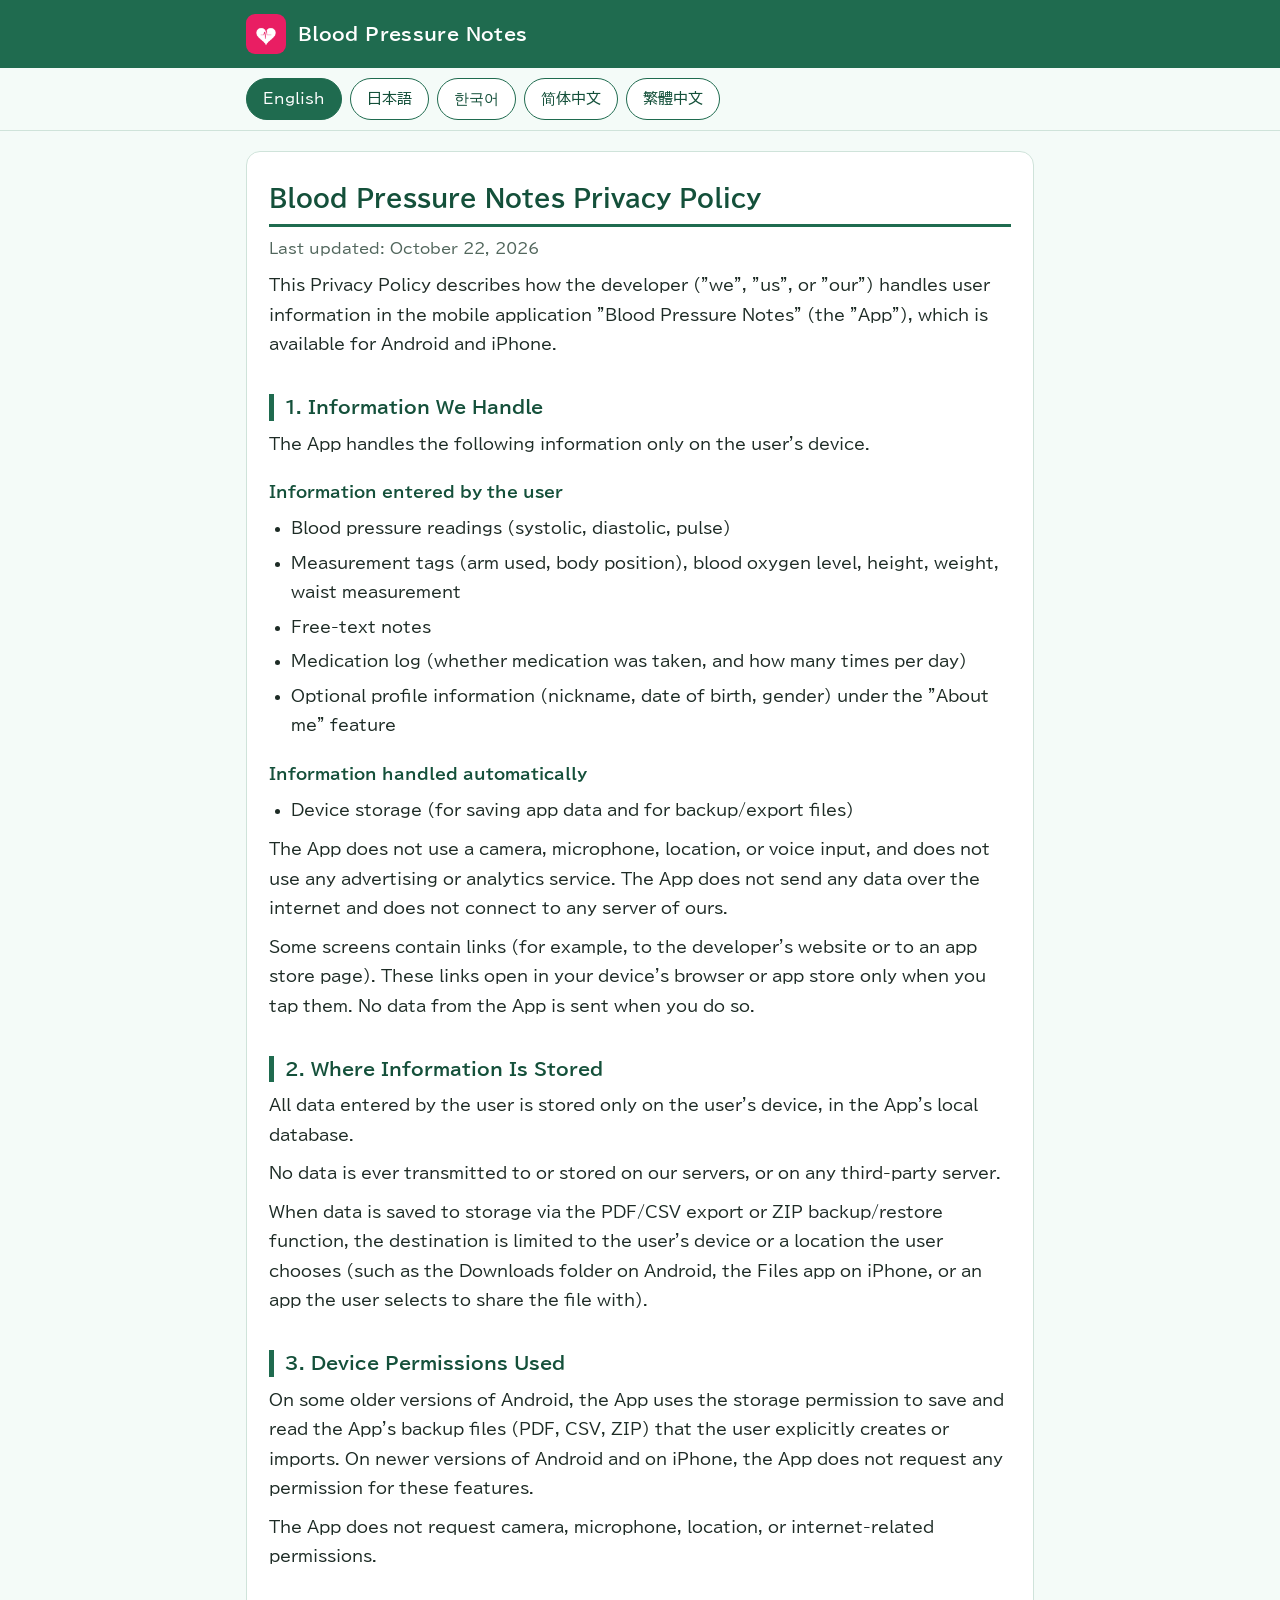
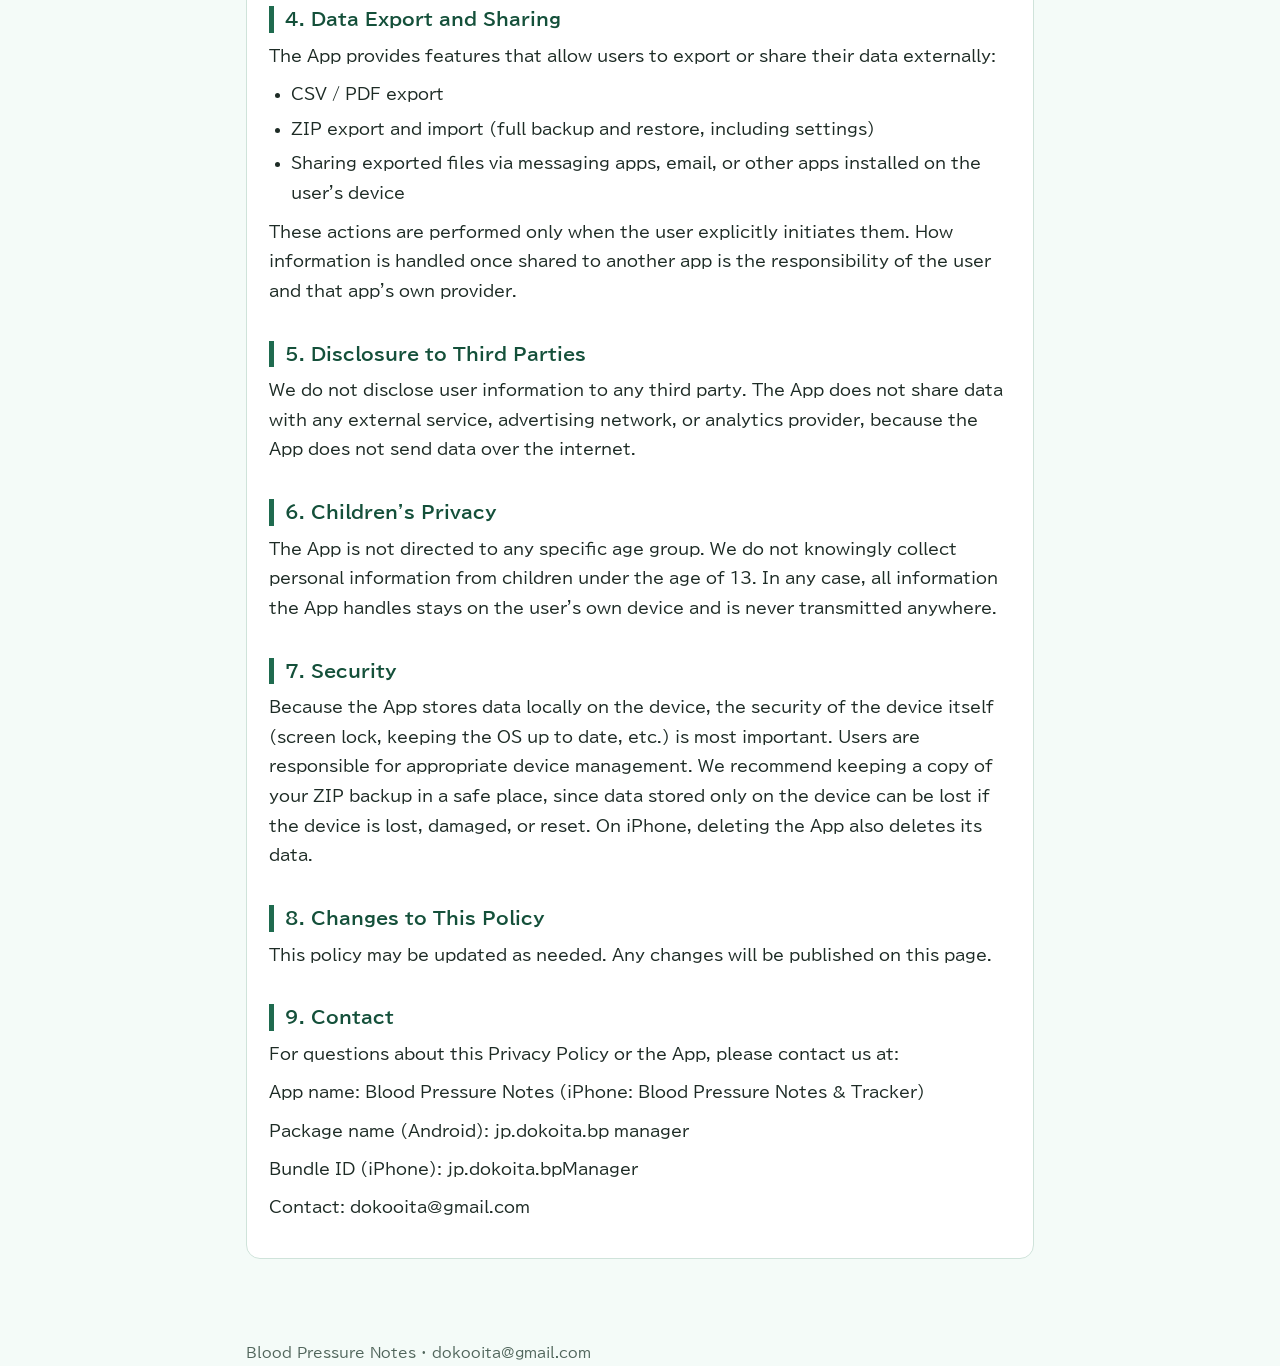
<file: privacy-bp.html>
<!DOCTYPE html>
<html lang="en">
<head>
<meta charset="utf-8">
<meta name="viewport" content="width=device-width, initial-scale=1">
<title>Blood Pressure Notes Privacy Policy</title>
<meta name="description" content="Blood Pressure Notes Privacy Policy (English / 日本語 / 한국어 / 简体中文 / 繁體中文)">
<link rel="icon" href="icon_bp.png">
<link rel="preconnect" href="https://fonts.googleapis.com">
<link rel="preconnect" href="https://fonts.gstatic.com" crossorigin>
<link href="https://fonts.googleapis.com/css2?family=BIZ+UDPGothic:wght@400;700&display=swap" rel="stylesheet">
<style>
:root{--green:#1f6b4f;--green-d:#14503a;--bg:#f4fbf8;--ink:#1d2b25;--line:#cfe3da;--card:#ffffff}
*{box-sizing:border-box}
html{-webkit-text-size-adjust:100%}
body{margin:0;background:var(--bg);color:var(--ink);font-family:"BIZ UDPGothic","Hiragino Kaku Gothic ProN","Yu Gothic","Meiryo","Apple SD Gothic Neo","Malgun Gothic","PingFang SC","Microsoft YaHei","PingFang TC","Microsoft JhengHei","Noto Sans CJK JP","Noto Sans",sans-serif;line-height:1.85;font-size:16px}
.wrap{max-width:820px;margin:0 auto;padding:0 16px 56px}
header.top{background:var(--green);color:#fff}
header.top .in{max-width:820px;margin:0 auto;padding:14px 16px;display:flex;align-items:center;gap:12px}
header.top img{width:40px;height:40px;border-radius:9px;background:#fff}
header.top .name{font-weight:700;font-size:1.15rem;letter-spacing:.02em}
nav.langs{position:sticky;top:0;z-index:5;background:var(--bg);border-bottom:1px solid var(--line)}
nav.langs .in{max-width:820px;margin:0 auto;padding:10px 16px;display:flex;flex-wrap:wrap;gap:8px}
nav.langs button{font:inherit;font-size:.95rem;border:1.5px solid var(--green);background:#fff;color:var(--green-d);border-radius:999px;padding:6px 16px;cursor:pointer;min-height:40px}
nav.langs button[aria-pressed="true"]{background:var(--green);color:#fff}
nav.langs button:focus-visible{outline:3px solid #f2b705;outline-offset:2px}
.policy{background:var(--card);border:1px solid var(--line);border-radius:14px;margin-top:20px;padding:8px 22px 26px}
.policy h1{font-size:1.5rem;line-height:1.4;color:var(--green-d);margin:.9em 0 .2em;padding-bottom:.35em;border-bottom:3px solid var(--green)}
.policy h2{font-size:1.12rem;line-height:1.5;color:var(--green-d);margin:1.9em 0 .4em;padding-left:.6em;border-left:5px solid var(--green)}
.policy h3{font-size:1rem;margin:1.2em 0 .2em;color:var(--green-d)}
.policy p{margin:.55em 0}
.policy p.date{color:#51665c;font-size:.93rem}
.policy ul{margin:.4em 0 .6em;padding-left:1.4em}
.policy li{margin:.3em 0}
.policy a{color:#0b5cad;word-break:break-all}
footer{max-width:820px;margin:26px auto 0;padding:0 16px;color:#51665c;font-size:.85rem}
@media (max-width:480px){.policy{padding:4px 14px 20px}.policy h1{font-size:1.3rem}}
noscript .policy{display:block}
</style>
</head>
<body>
<header class="top"><div class="in"><img src="icon_bp.png" alt="" width="40" height="40"><span class="name">Blood Pressure Notes</span></div></header>
<nav class="langs" aria-label="Language"><div class="in"><button type="button" data-lang="en" lang="en">English</button><button type="button" data-lang="ja" lang="ja">日本語</button><button type="button" data-lang="ko" lang="ko">한국어</button><button type="button" data-lang="zh-Hans" lang="zh-Hans">简体中文</button><button type="button" data-lang="zh-Hant" lang="zh-Hant">繁體中文</button></div></nav>
<main class="wrap">
<section id="en" lang="en" class="policy" hidden>
<h1>Blood Pressure Notes Privacy Policy</h1>
<p class="date">Last updated: October 22, 2026</p>
<p>This Privacy Policy describes how the developer ("we", "us", or "our") handles user information in the mobile application "Blood Pressure Notes" (the "App"), which is available for Android and iPhone.</p>
<h2>1. Information We Handle</h2>
<p>The App handles the following information only on the user's device.</p>
<h3>Information entered by the user</h3>
<ul>
<li>Blood pressure readings (systolic, diastolic, pulse)</li>
<li>Measurement tags (arm used, body position), blood oxygen level, height, weight, waist measurement</li>
<li>Free-text notes</li>
<li>Medication log (whether medication was taken, and how many times per day)</li>
<li>Optional profile information (nickname, date of birth, gender) under the "About me" feature</li>
</ul>
<h3>Information handled automatically</h3>
<ul>
<li>Device storage (for saving app data and for backup/export files)</li>
</ul>
<p>The App does not use a camera, microphone, location, or voice input, and does not use any advertising or analytics service. The App does not send any data over the internet and does not connect to any server of ours.</p>
<p>Some screens contain links (for example, to the developer's website or to an app store page). These links open in your device's browser or app store only when you tap them. No data from the App is sent when you do so.</p>
<h2>2. Where Information Is Stored</h2>
<p>All data entered by the user is stored only on the user's device, in the App's local database.</p>
<p>No data is ever transmitted to or stored on our servers, or on any third-party server.</p>
<p>When data is saved to storage via the PDF/CSV export or ZIP backup/restore function, the destination is limited to the user's device or a location the user chooses (such as the Downloads folder on Android, the Files app on iPhone, or an app the user selects to share the file with).</p>
<h2>3. Device Permissions Used</h2>
<p>On some older versions of Android, the App uses the storage permission to save and read the App's backup files (PDF, CSV, ZIP) that the user explicitly creates or imports. On newer versions of Android and on iPhone, the App does not request any permission for these features.</p>
<p>The App does not request camera, microphone, location, or internet-related permissions.</p>
<h2>4. Data Export and Sharing</h2>
<p>The App provides features that allow users to export or share their data externally:</p>
<ul>
<li>CSV / PDF export</li>
<li>ZIP export and import (full backup and restore, including settings)</li>
<li>Sharing exported files via messaging apps, email, or other apps installed on the user's device</li>
</ul>
<p>These actions are performed only when the user explicitly initiates them. How information is handled once shared to another app is the responsibility of the user and that app's own provider.</p>
<h2>5. Disclosure to Third Parties</h2>
<p>We do not disclose user information to any third party. The App does not share data with any external service, advertising network, or analytics provider, because the App does not send data over the internet.</p>
<h2>6. Children's Privacy</h2>
<p>The App is not directed to any specific age group. We do not knowingly collect personal information from children under the age of 13. In any case, all information the App handles stays on the user's own device and is never transmitted anywhere.</p>
<h2>7. Security</h2>
<p>Because the App stores data locally on the device, the security of the device itself (screen lock, keeping the OS up to date, etc.) is most important. Users are responsible for appropriate device management. We recommend keeping a copy of your ZIP backup in a safe place, since data stored only on the device can be lost if the device is lost, damaged, or reset. On iPhone, deleting the App also deletes its data.</p>
<h2>8. Changes to This Policy</h2>
<p>This policy may be updated as needed. Any changes will be published on this page.</p>
<h2>9. Contact</h2>
<p>For questions about this Privacy Policy or the App, please contact us at:</p>
<p>App name: Blood Pressure Notes (iPhone: Blood Pressure Notes &amp; Tracker)</p>
<p>Package name (Android): jp.dokoita.bp_manager</p>
<p>Bundle ID (iPhone): jp.dokoita.bpManager</p>
<p>Contact: dokooita@gmail.com</p>
</section>
<section id="ja" lang="ja" class="policy" hidden>
<h1>Blood Pressure Notes プライバシーポリシー</h1>
<p class="date">最終更新日：2026年10月22日</p>
<p>このプライバシーポリシーは、開発者（以下「当方」）が提供する、AndroidとiPhoneで使えるモバイルアプリ「Blood Pressure Notes」（以下「本アプリ」）で、利用者の情報をどのように取り扱うかを説明するものです。</p>
<h2>1. 当方が扱う情報</h2>
<p>本アプリは、次の情報を、利用者の端末の中でだけ扱います。</p>
<h3>利用者が入力する情報</h3>
<ul>
<li>血圧の測定値（収縮期血圧、拡張期血圧、脈拍）</li>
<li>測定のタグ（測定した腕、姿勢）、血中酸素濃度、身長、体重、腹囲</li>
<li>自由に書くメモ</li>
<li>服薬の記録（飲んだかどうか、1日の回数）</li>
<li>「私のこと」機能での、任意のプロフィール情報（ニックネーム、生年月日、性別）</li>
</ul>
<h3>自動的に扱われる情報</h3>
<ul>
<li>端末のストレージ（アプリのデータの保存や、バックアップ・書き出しのファイルのため）</li>
</ul>
<p>本アプリは、カメラ、マイク、位置情報、音声入力を使わず、広告やアクセス解析のサービスも使いません。本アプリは、インターネットでデータを送ることはなく、当方のサーバーにも接続しません。</p>
<p>一部の画面には、リンク（たとえば、開発者のウェブサイトやアプリストアのページへのリンク）があります。これらのリンクは、利用者がタップしたときだけ、端末のブラウザやアプリストアで開きます。そのとき、本アプリのデータが送られることはありません。</p>
<h2>2. 情報の保存場所</h2>
<p>利用者が入力したすべてのデータは、本アプリの端末内のデータベースに、端末の中にだけ保存されます。</p>
<p>データが、当方のサーバーや、第三者のサーバーに送られたり、保存されたりすることはありません。</p>
<p>PDF・CSVの書き出しや、ZIPのバックアップ・復元の機能でデータをストレージに保存するとき、保存先は、利用者の端末か、利用者が選んだ場所（Androidの「ダウンロード」フォルダ、iPhoneの「ファイル」アプリ、ファイルを共有するために利用者が選んだアプリなど）に限られます。</p>
<h2>3. 使う端末の権限</h2>
<p>古いバージョンのAndroidでは、利用者が自分で作った、または取り込んだ本アプリのバックアップファイル（PDF、CSV、ZIP）を保存したり読み取ったりするために、ストレージの権限を使います。新しいバージョンのAndroidとiPhoneでは、これらの機能のために権限を求めることはありません。</p>
<p>本アプリは、カメラ、マイク、位置情報、インターネットに関する権限を求めません。</p>
<h2>4. データの書き出しと共有</h2>
<p>本アプリには、利用者がデータを外に書き出したり共有したりする機能があります。</p>
<ul>
<li>CSV・PDFの書き出し</li>
<li>ZIPの書き出しと取り込み（設定を含む、全体のバックアップと復元）</li>
<li>書き出したファイルを、メッセージアプリ、メール、端末に入っている他のアプリで共有すること</li>
</ul>
<p>これらは、利用者が自分で始めたときだけ行われます。他のアプリに共有したあとの情報の取り扱いは、利用者と、そのアプリの提供元の責任です。</p>
<h2>5. 第三者への提供</h2>
<p>当方が、利用者の情報を第三者に提供することはありません。本アプリはインターネットでデータを送らないため、外部のサービス、広告ネットワーク、アクセス解析の提供元とデータを共有することもありません。</p>
<h2>6. お子様のプライバシー</h2>
<p>本アプリは、特定の年齢の方だけを対象としたものではありません。当方が、13歳未満のお子様の個人情報を、意図して収集することはありません。いずれにしても、本アプリが扱う情報は、すべて利用者の端末の中にあり、どこにも送られません。</p>
<h2>7. 安全のために</h2>
<p>本アプリは、データを端末の中に保存するため、端末自体の安全（画面ロック、OSを最新に保つことなど）が最も大切です。端末を適切に管理する責任は、利用者にあります。端末だけに保存されたデータは、端末の紛失・故障・初期化で失われることがあるため、ZIPバックアップのコピーを、安全な場所に保管することをおすすめします。iPhoneでは、本アプリを削除すると、アプリのデータも削除されます。</p>
<h2>8. このポリシーの変更</h2>
<p>このポリシーは、必要に応じて更新することがあります。変更は、このページでお知らせします。</p>
<h2>9. お問い合わせ</h2>
<p>このプライバシーポリシーや本アプリについてのご質問は、次の連絡先までお寄せください。</p>
<p>アプリ名：Blood Pressure Notes（iPhone：Blood Pressure Notes &amp; Tracker）</p>
<p>パッケージ名（Android）：jp.dokoita.bp_manager</p>
<p>バンドルID（iPhone）：jp.dokoita.bpManager</p>
<p>連絡先：dokooita@gmail.com</p>
</section>
<section id="ko" lang="ko" class="policy" hidden>
<h1>Blood Pressure Notes 개인정보 처리방침</h1>
<p class="date">최종 업데이트: 2026년 10월 22일</p>
<p>이 개인정보 처리방침은 개발자(이하 “당사”)가 제공하는, Android와 iPhone에서 사용할 수 있는 모바일 앱 “Blood Pressure Notes”(이하 “앱”)에서 이용자의 정보를 어떻게 다루는지 설명합니다.</p>
<h2>1. 당사가 다루는 정보</h2>
<p>앱은 다음 정보를 이용자의 기기 안에서만 다룹니다.</p>
<h3>이용자가 입력하는 정보</h3>
<ul>
<li>혈압 측정값(수축기 혈압, 이완기 혈압, 맥박)</li>
<li>측정 태그(측정한 팔, 자세), 혈중 산소 농도, 키, 체중, 허리둘레</li>
<li>자유롭게 쓰는 메모</li>
<li>복약 기록(복용 여부, 하루 복용 횟수)</li>
<li>“나에 대해” 기능의 선택 사항 프로필 정보(별명, 생년월일, 성별)</li>
</ul>
<h3>자동으로 다뤄지는 정보</h3>
<ul>
<li>기기 저장소(앱 데이터 저장, 그리고 백업・내보내기 파일을 위해)</li>
</ul>
<p>앱은 카메라, 마이크, 위치 정보, 음성 입력을 사용하지 않으며, 광고나 접속 분석 서비스도 사용하지 않습니다. 앱은 인터넷으로 데이터를 전송하지 않으며 당사의 서버에도 연결하지 않습니다.</p>
<p>일부 화면에는 링크(예: 개발자의 웹사이트나 앱 스토어 페이지로 가는 링크)가 있습니다. 이 링크는 이용자가 누를 때만 기기의 브라우저나 앱 스토어에서 열립니다. 이때 앱의 데이터는 전송되지 않습니다.</p>
<h2>2. 정보의 저장 위치</h2>
<p>이용자가 입력한 모든 데이터는 앱의 기기 내 데이터베이스에, 기기 안에만 저장됩니다.</p>
<p>데이터가 당사의 서버나 제3자의 서버로 전송되거나 저장되는 일은 없습니다.</p>
<p>PDF・CSV 내보내기나 ZIP 백업・복원 기능으로 데이터를 저장할 때, 저장 위치는 이용자의 기기 또는 이용자가 선택한 곳(Android의 “다운로드” 폴더, iPhone의 “파일” 앱, 파일을 공유하기 위해 이용자가 선택한 앱 등)으로 한정됩니다.</p>
<h2>3. 사용하는 기기 권한</h2>
<p>일부 오래된 Android 버전에서는, 이용자가 직접 만들거나 가져오는 앱의 백업 파일(PDF, CSV, ZIP)을 저장하고 읽기 위해 저장소 권한을 사용합니다. 최신 Android 버전과 iPhone에서는 이 기능들을 위해 권한을 요청하지 않습니다.</p>
<p>앱은 카메라, 마이크, 위치 정보, 인터넷 관련 권한을 요청하지 않습니다.</p>
<h2>4. 데이터 내보내기와 공유</h2>
<p>앱에는 이용자가 데이터를 외부로 내보내거나 공유하는 기능이 있습니다.</p>
<ul>
<li>CSV / PDF 내보내기</li>
<li>ZIP 내보내기와 가져오기(설정을 포함한 전체 백업과 복원)</li>
<li>내보낸 파일을 메신저 앱, 이메일, 기기에 설치된 다른 앱으로 공유하기</li>
</ul>
<p>이는 이용자가 직접 시작했을 때만 이루어집니다. 다른 앱으로 공유한 뒤 정보의 처리는 이용자와 해당 앱 제공업체의 책임입니다.</p>
<h2>5. 제3자에 대한 제공</h2>
<p>당사는 이용자의 정보를 제3자에게 제공하지 않습니다. 앱은 인터넷으로 데이터를 전송하지 않으므로 외부 서비스, 광고 네트워크, 접속 분석 제공업체와 데이터를 공유하는 일도 없습니다.</p>
<h2>6. 어린이의 개인정보</h2>
<p>앱은 특정 연령층만을 대상으로 하지 않습니다. 당사는 13세 미만 어린이의 개인정보를 의도적으로 수집하지 않습니다. 어떤 경우에도 앱이 다루는 모든 정보는 이용자의 기기 안에만 있으며 어디로도 전송되지 않습니다.</p>
<h2>7. 보안</h2>
<p>앱은 데이터를 기기 안에 저장하므로 기기 자체의 보안(화면 잠금, OS 최신 상태 유지 등)이 가장 중요합니다. 기기를 적절히 관리할 책임은 이용자에게 있습니다. 기기에만 저장된 데이터는 기기 분실・고장・초기화로 사라질 수 있으므로 ZIP 백업의 사본을 안전한 곳에 보관하시기를 권장합니다. iPhone에서는 앱을 삭제하면 앱의 데이터도 함께 삭제됩니다.</p>
<h2>8. 방침의 변경</h2>
<p>이 방침은 필요에 따라 업데이트될 수 있습니다. 변경 사항은 이 페이지에 게시합니다.</p>
<h2>9. 문의</h2>
<p>이 개인정보 처리방침이나 앱에 대한 문의는 아래로 연락해 주세요.</p>
<p>앱 이름: Blood Pressure Notes(iPhone: Blood Pressure Notes &amp; Tracker)</p>
<p>패키지 이름(Android): jp.dokoita.bp_manager</p>
<p>번들 ID(iPhone): jp.dokoita.bpManager</p>
<p>연락처: dokooita@gmail.com</p>
</section>
<section id="zh-Hans" lang="zh-Hans" class="policy" hidden>
<h1>Blood Pressure Notes 隐私政策</h1>
<p class="date">最后更新：2026年10月22日</p>
<p>本隐私政策说明开发者（以下简称“我们”）在可用于 Android 和 iPhone 的移动应用“Blood Pressure Notes”（以下简称“本应用”）中如何处理用户的信息。</p>
<h2>1. 我们处理的信息</h2>
<p>本应用仅在用户的设备上处理以下信息。</p>
<h3>用户输入的信息</h3>
<ul>
<li>血压测量值（收缩压、舒张压、脉搏）</li>
<li>测量标签（测量的手臂、体位）、血氧、身高、体重、腰围</li>
<li>自由输入的备注</li>
<li>服药记录（是否已服药、每天的次数）</li>
<li>“关于我”功能中的可选个人资料（昵称、出生日期、性别）</li>
</ul>
<h3>自动处理的信息</h3>
<ul>
<li>设备存储空间（用于保存应用数据，以及备份和导出文件）</li>
</ul>
<p>本应用不使用相机、麦克风、位置信息和语音输入，也不使用任何广告或分析服务。本应用不会通过互联网发送任何数据，也不会连接我们的任何服务器。</p>
<p>部分画面包含链接（例如指向开发者网站或应用商店页面的链接）。这些链接仅在您点按时，才会在设备的浏览器或应用商店中打开。此时不会发送本应用的任何数据。</p>
<h2>2. 信息的保存位置</h2>
<p>用户输入的所有数据都只保存在用户设备上本应用的本地数据库中。</p>
<p>任何数据都不会被传输到或保存在我们的服务器或任何第三方服务器上。</p>
<p>通过 PDF/CSV 导出或 ZIP 备份/恢复功能把数据保存到存储空间时，保存位置仅限于用户的设备或用户选择的位置（例如 Android 上的“下载”文件夹、iPhone 上的“文件”App，或用户为分享文件而选择的应用）。</p>
<h2>3. 使用的设备权限</h2>
<p>在部分较旧版本的 Android 上，本应用使用存储权限，来保存和读取用户明确创建或导入的本应用备份文件（PDF、CSV、ZIP）。在较新版本的 Android 和 iPhone 上，这些功能不需要请求任何权限。</p>
<p>本应用不请求相机、麦克风、位置信息或与互联网相关的权限。</p>
<h2>4. 数据的导出与分享</h2>
<p>本应用提供让用户把数据导出或分享到外部的功能：</p>
<ul>
<li>CSV / PDF 导出</li>
<li>ZIP 导出与导入（包含设置的完整备份和恢复）</li>
<li>通过即时通讯应用、电子邮件或设备上安装的其他应用分享导出的文件</li>
</ul>
<p>这些操作仅在用户主动发起时进行。分享给其他应用之后信息如何处理，由用户和该应用的提供方负责。</p>
<h2>5. 向第三方提供</h2>
<p>我们不会向任何第三方提供用户的信息。由于本应用不会通过互联网发送数据，因此也不会与任何外部服务、广告网络或分析服务提供方共享数据。</p>
<h2>6. 儿童隐私</h2>
<p>本应用并非面向特定年龄段的用户。我们不会有意收集 13 岁以下儿童的个人信息。无论如何，本应用处理的所有信息都只保存在用户自己的设备上，不会被传输到任何地方。</p>
<h2>7. 安全</h2>
<p>由于本应用将数据保存在设备本地，设备本身的安全（设置锁屏、保持系统为最新等）最为重要。用户有责任妥善管理设备。仅保存在设备上的数据可能因设备丢失、损坏或恢复出厂设置而丢失，建议把 ZIP 备份的副本保存在安全的地方。在 iPhone 上，删除本应用时，应用内的数据也会被一并删除。</p>
<h2>8. 政策的变更</h2>
<p>本政策可能会根据需要更新。变更将在本页面公布。</p>
<h2>9. 联系方式</h2>
<p>如对本隐私政策或本应用有疑问，请通过以下方式联系我们：</p>
<p>应用名称：Blood Pressure Notes（iPhone：Blood Pressure Notes &amp; Tracker）</p>
<p>包名（Android）：jp.dokoita.bp_manager</p>
<p>捆绑包 ID（iPhone）：jp.dokoita.bpManager</p>
<p>联系方式：dokooita@gmail.com</p>
</section>
<section id="zh-Hant" lang="zh-Hant" class="policy" hidden>
<h1>Blood Pressure Notes 隱私權政策</h1>
<p class="date">最後更新：2026年10月22日</p>
<p>本隱私權政策說明開發者（以下簡稱「我們」）在可用於 Android 與 iPhone 的行動應用程式「Blood Pressure Notes」（以下簡稱「本應用程式」）中如何處理使用者的資訊。</p>
<h2>1. 我們處理的資訊</h2>
<p>本應用程式僅在使用者的裝置上處理以下資訊。</p>
<h3>使用者輸入的資訊</h3>
<ul>
<li>血壓測量值（收縮壓、舒張壓、脈搏）</li>
<li>測量標籤（測量的手臂、姿勢）、血氧、身高、體重、腰圍</li>
<li>自由輸入的備註</li>
<li>服藥記錄（是否已服藥、每天的次數）</li>
<li>「關於我」功能中的選用個人資料（暱稱、出生日期、性別）</li>
</ul>
<h3>自動處理的資訊</h3>
<ul>
<li>裝置儲存空間（用於儲存應用程式資料，以及備份和匯出檔案）</li>
</ul>
<p>本應用程式不使用相機、麥克風、位置資訊和語音輸入，也不使用任何廣告或分析服務。本應用程式不會透過網際網路傳送任何資料，也不會連接我們的任何伺服器。</p>
<p>部分畫面包含連結（例如指向開發者網站或應用程式商店頁面的連結）。這些連結僅在您點選時，才會在裝置的瀏覽器或應用程式商店中開啟。此時不會傳送本應用程式的任何資料。</p>
<h2>2. 資訊的儲存位置</h2>
<p>使用者輸入的所有資料都只儲存在使用者裝置上本應用程式的本機資料庫中。</p>
<p>任何資料都不會被傳輸到或儲存在我們的伺服器或任何第三方伺服器上。</p>
<p>透過 PDF/CSV 匯出或 ZIP 備份/還原功能把資料儲存到儲存空間時，儲存位置僅限於使用者的裝置或使用者選擇的位置（例如 Android 上的「下載」資料夾、iPhone 上的「檔案」App，或使用者為分享檔案而選擇的應用程式）。</p>
<h2>3. 使用的裝置權限</h2>
<p>在部分較舊版本的 Android 上，本應用程式使用儲存空間權限，來儲存和讀取使用者明確建立或匯入的本應用程式備份檔案（PDF、CSV、ZIP）。在較新版本的 Android 和 iPhone 上，這些功能不需要請求任何權限。</p>
<p>本應用程式不請求相機、麥克風、位置資訊或與網際網路相關的權限。</p>
<h2>4. 資料的匯出與分享</h2>
<p>本應用程式提供讓使用者把資料匯出或分享到外部的功能：</p>
<ul>
<li>CSV / PDF 匯出</li>
<li>ZIP 匯出與匯入（包含設定的完整備份和還原）</li>
<li>透過即時通訊應用程式、電子郵件或裝置上安裝的其他應用程式分享匯出的檔案</li>
</ul>
<p>這些操作僅在使用者主動發起時進行。分享給其他應用程式之後資訊如何處理，由使用者和該應用程式的提供者負責。</p>
<h2>5. 向第三方提供</h2>
<p>我們不會向任何第三方提供使用者的資訊。由於本應用程式不會透過網際網路傳送資料，因此也不會與任何外部服務、廣告網路或分析服務提供者分享資料。</p>
<h2>6. 兒童隱私</h2>
<p>本應用程式並非針對特定年齡層的使用者。我們不會有意蒐集 13 歲以下兒童的個人資訊。無論如何，本應用程式處理的所有資訊都只儲存在使用者自己的裝置上，不會被傳輸到任何地方。</p>
<h2>7. 安全</h2>
<p>由於本應用程式將資料儲存在裝置本機，裝置本身的安全（設定螢幕鎖定、保持系統為最新等）最為重要。使用者有責任妥善管理裝置。僅儲存在裝置上的資料可能因裝置遺失、損壞或重設而遺失，建議把 ZIP 備份的副本保存在安全的地方。在 iPhone 上，刪除本應用程式時，應用程式內的資料也會一併刪除。</p>
<h2>8. 政策的變更</h2>
<p>本政策可能會視需要更新。變更將在本頁面公布。</p>
<h2>9. 聯絡方式</h2>
<p>如對本隱私權政策或本應用程式有疑問，請透過以下方式聯絡我們：</p>
<p>應用程式名稱：Blood Pressure Notes（iPhone：Blood Pressure Notes &amp; Tracker）</p>
<p>套件名稱（Android）：jp.dokoita.bp_manager</p>
<p>套件識別碼（iPhone）：jp.dokoita.bpManager</p>
<p>聯絡方式：dokooita@gmail.com</p>
</section>
<noscript><style>.policy[hidden]{display:block !important}</style></noscript>
</main>
<footer>Blood Pressure Notes &middot; dokooita@gmail.com</footer>
<script>
(function(){
  var codes=["en", "ja", "ko", "zh-Hans", "zh-Hant"];
  var titles={"en": "Blood Pressure Notes Privacy Policy", "ja": "Blood Pressure Notes プライバシーポリシー", "ko": "Blood Pressure Notes 개인정보 처리방침", "zh-Hans": "Blood Pressure Notes 隐私政策", "zh-Hant": "Blood Pressure Notes 隱私權政策"};
  function pick(){
    var q=(location.search.match(/[?&]lang=([^&]+)/)||[])[1];
    var h=(location.hash||"").replace("#","");
    var want=(h||q||"");
    var low=want.toLowerCase();
    for(var i=0;i<codes.length;i++){ if(codes[i].toLowerCase()===low) return codes[i]; }
    var n=((navigator.languages&&navigator.languages[0])||navigator.language||"en").toLowerCase();
    if(n.indexOf("ja")===0) return "ja";
    if(n.indexOf("ko")===0) return "ko";
    if(n.indexOf("zh")===0){
      if(/hant|tw|hk|mo/.test(n)) return "zh-Hant";
      return "zh-Hans";
    }
    return "en";
  }
  function show(code,push){
    if(codes.indexOf(code)<0) code="en";
    codes.forEach(function(c){
      var s=document.getElementById(c); if(s) s.hidden=(c!==code);
    });
    var bs=document.querySelectorAll("nav.langs button");
    for(var i=0;i<bs.length;i++){ bs[i].setAttribute("aria-pressed", bs[i].getAttribute("data-lang")===code ? "true":"false"); }
    document.documentElement.lang=code;
    document.title=titles[code];
    if(push){ try{ history.replaceState(null,"","#"+code); }catch(e){ location.hash="#"+code; } }
  }
  var bs=document.querySelectorAll("nav.langs button");
  for(var i=0;i<bs.length;i++){
    bs[i].addEventListener("click",function(){ show(this.getAttribute("data-lang"),true); window.scrollTo(0,0); });
  }
  window.addEventListener("hashchange",function(){ show(pick(),false); });
  show(pick(),false);
})();
</script>
</body>
</html>
</file>
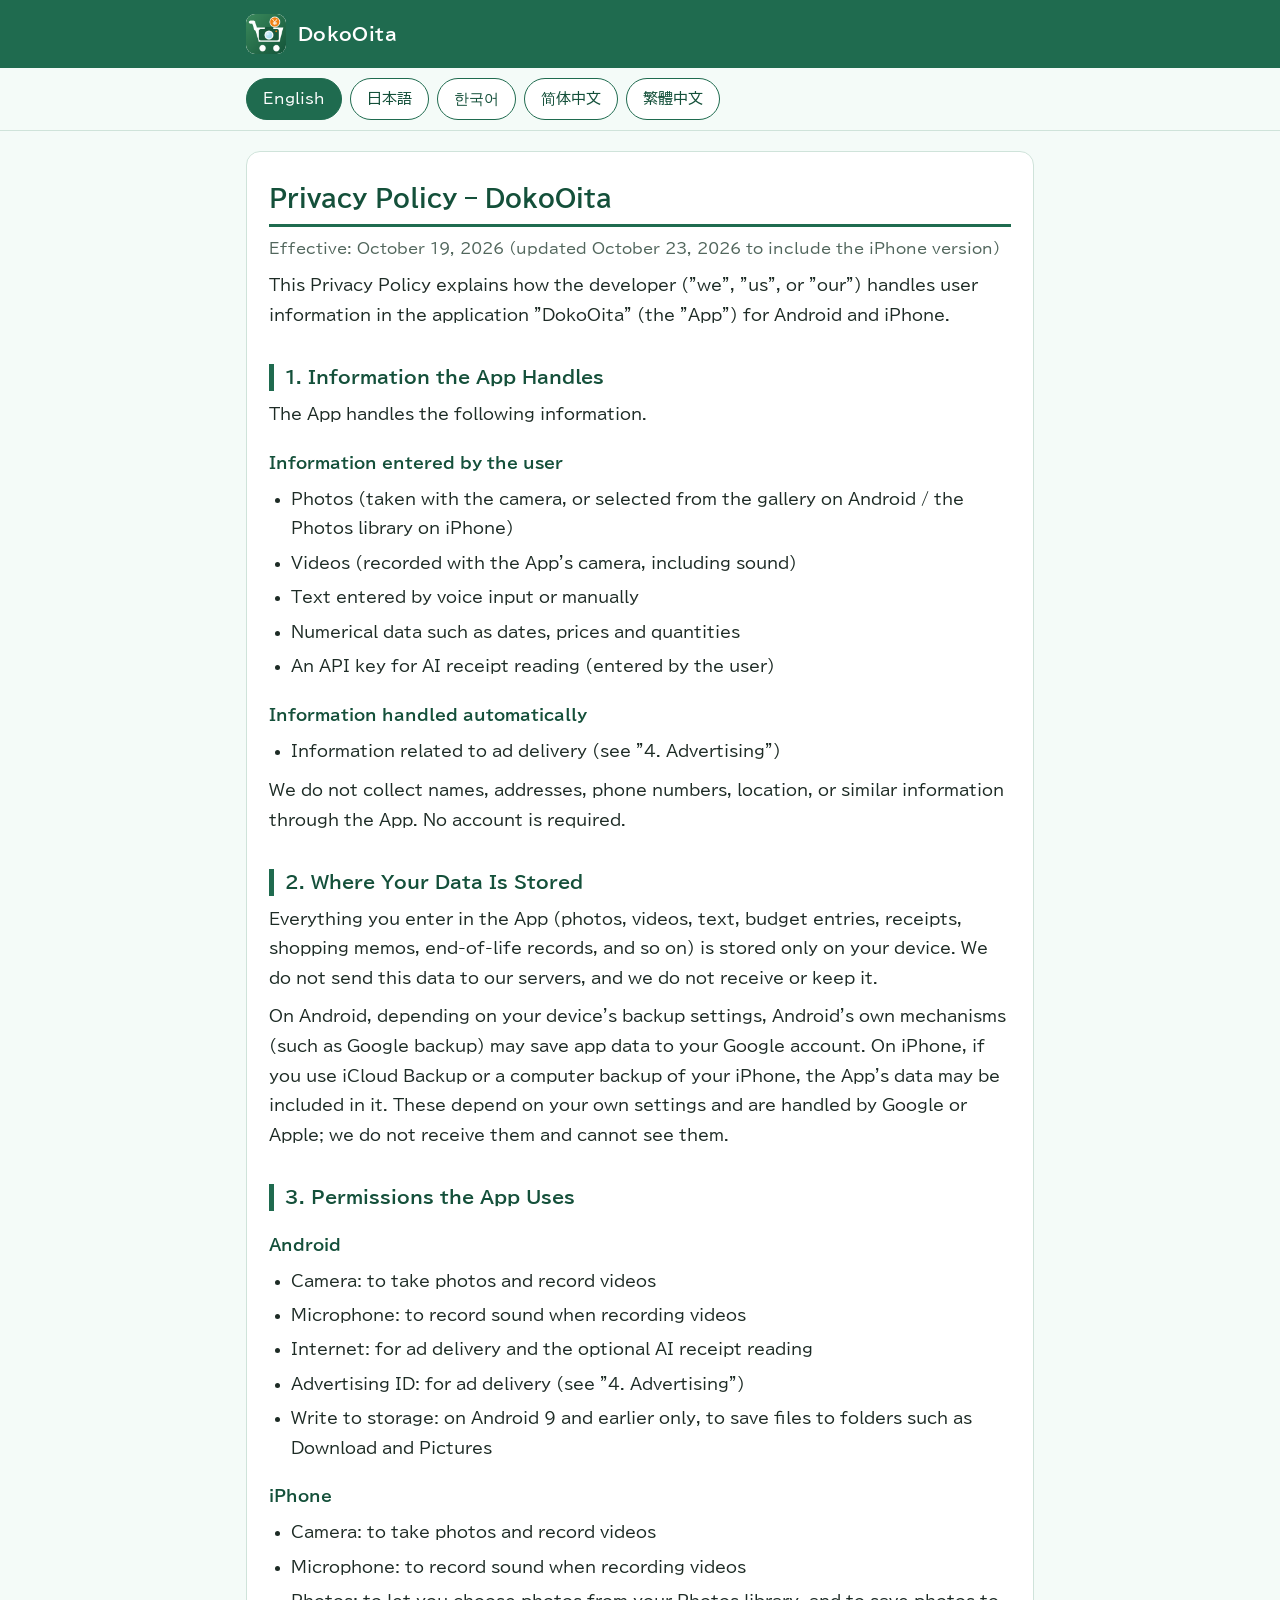
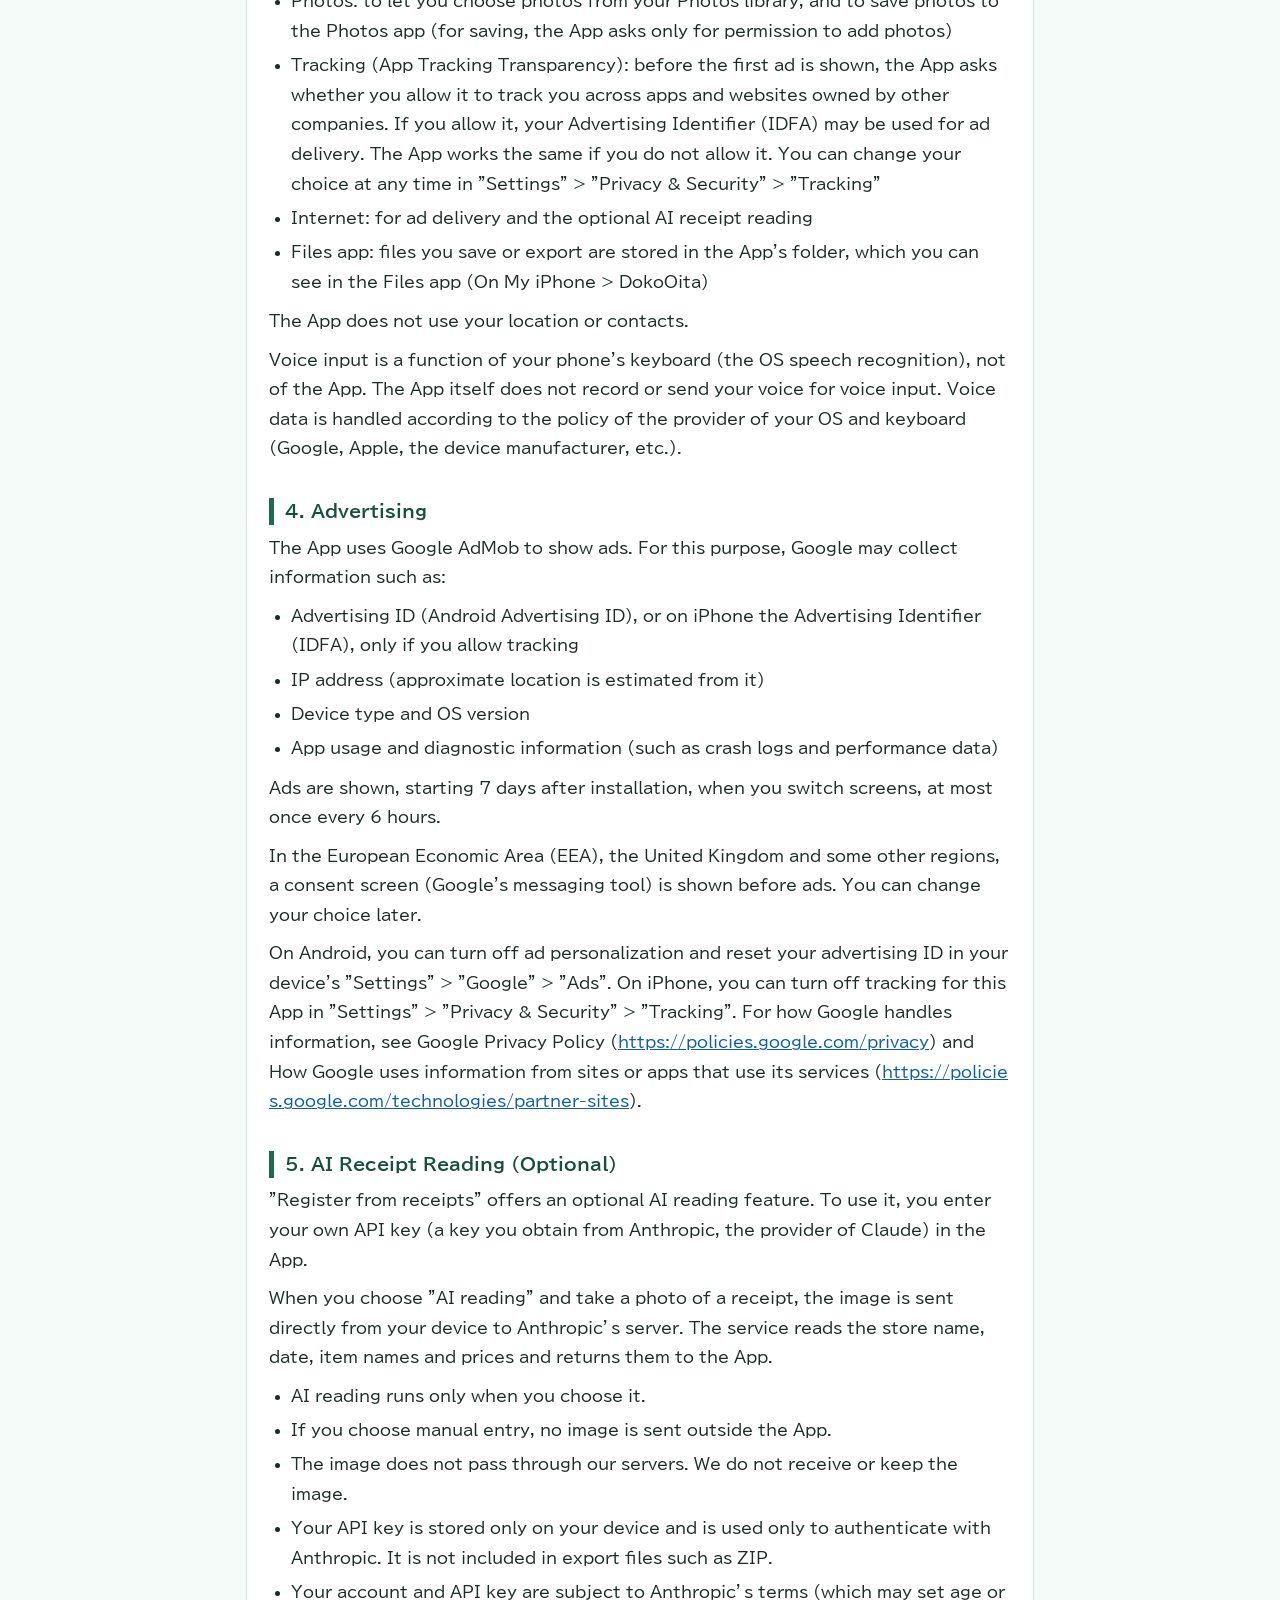
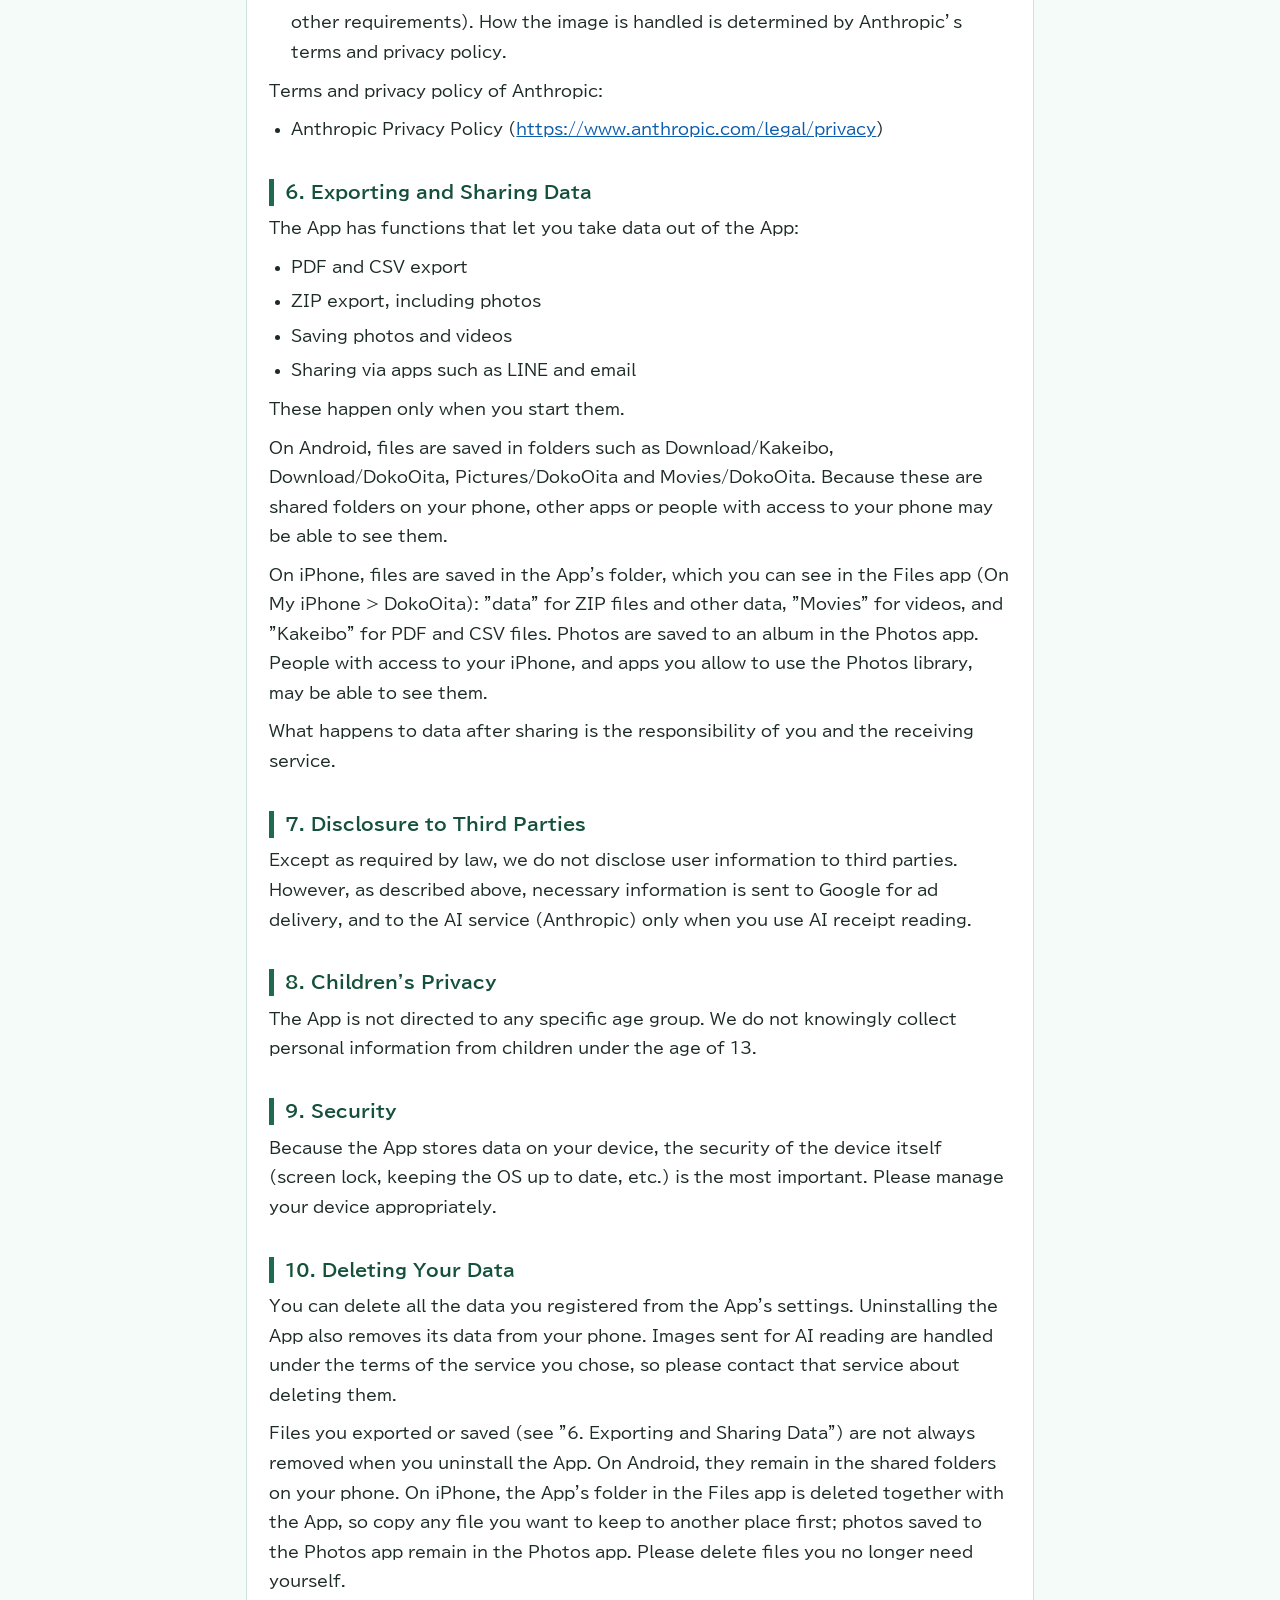
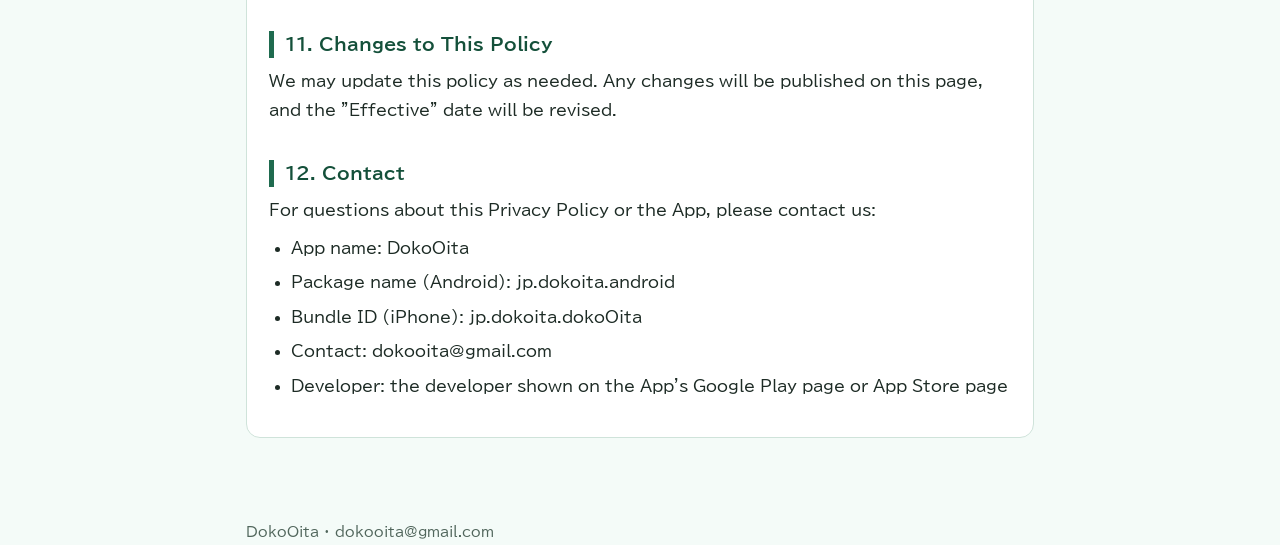
<file: privacy-en.html>
<!DOCTYPE html>
<html lang="en">
<head>
<meta charset="utf-8">
<meta name="viewport" content="width=device-width, initial-scale=1">
<title>Privacy Policy – DokoOita</title>
<meta http-equiv="refresh" content="0; url=privacy.html#en">
<link rel="canonical" href="privacy.html">
<script>location.replace("privacy.html#en");</script>
</head>
<body>
<p><a href="privacy.html#en">Privacy Policy (English)</a></p>
</body>
</html>
</file>
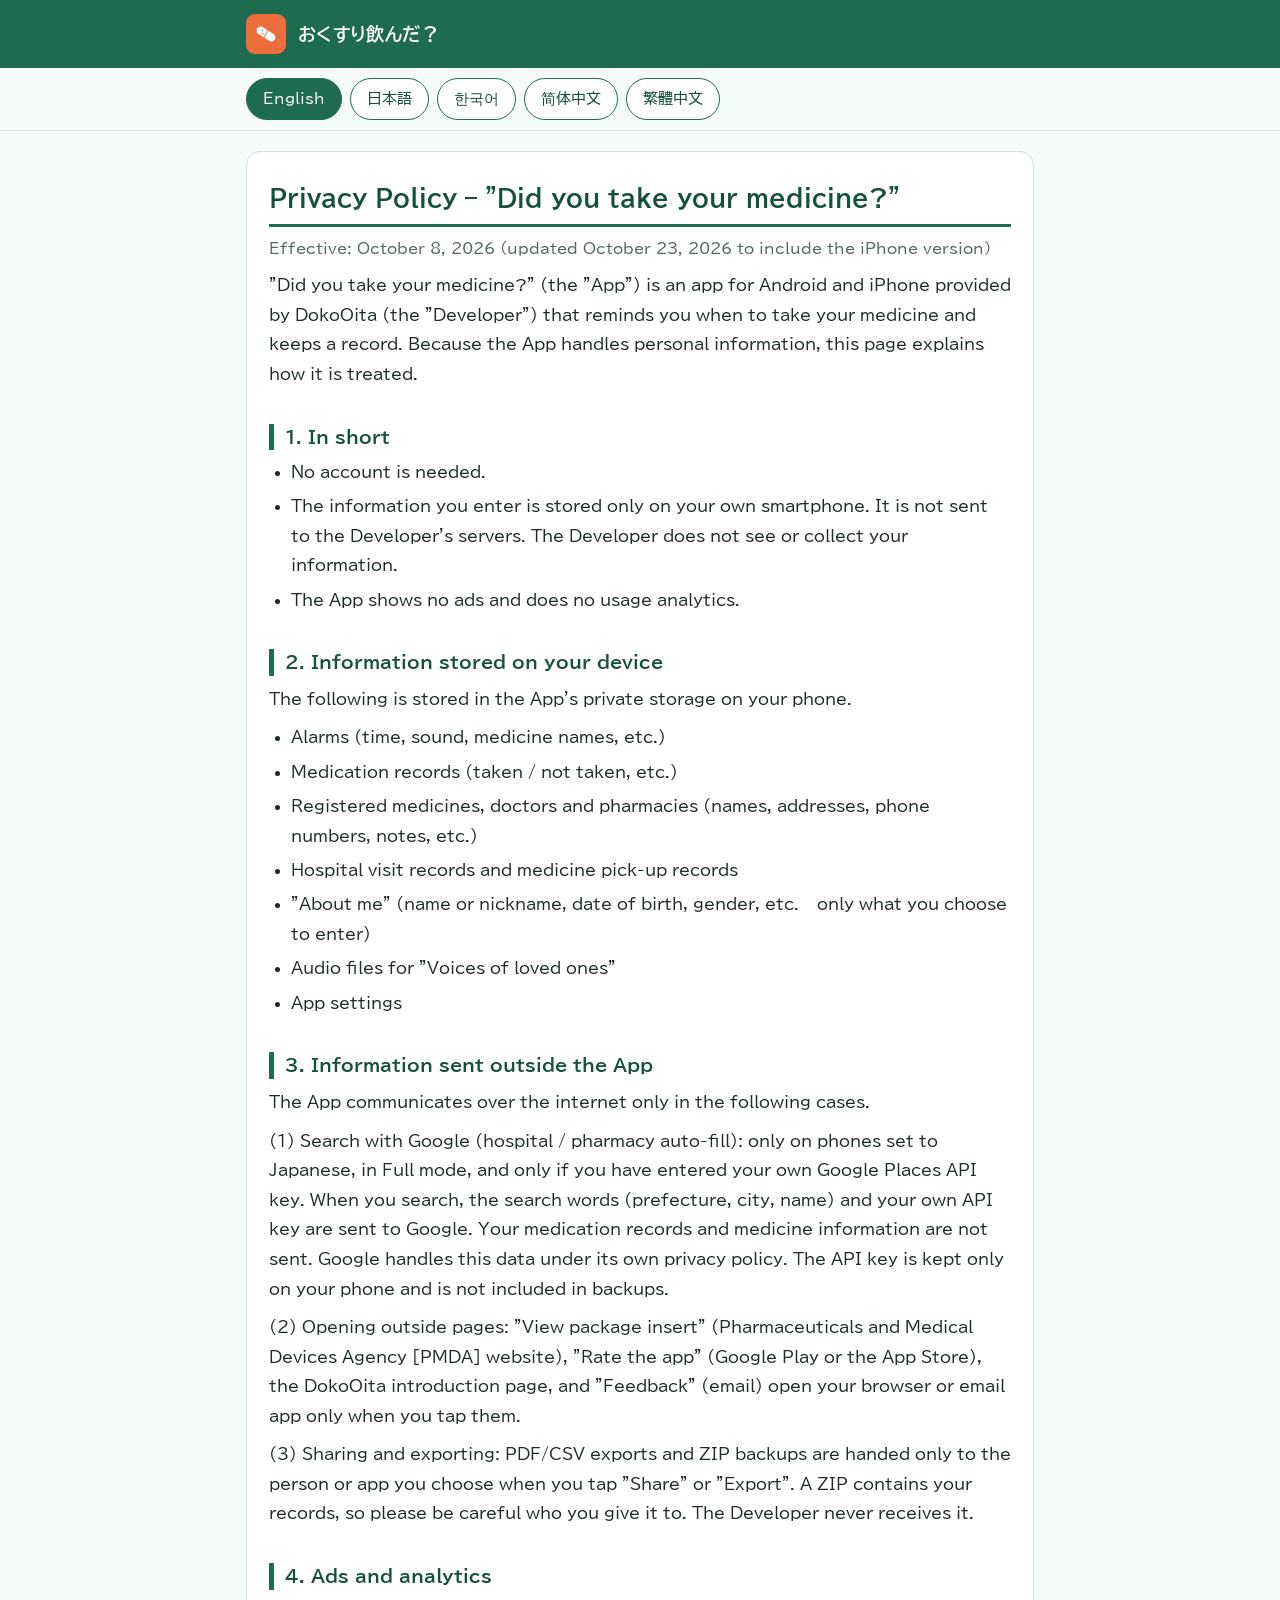
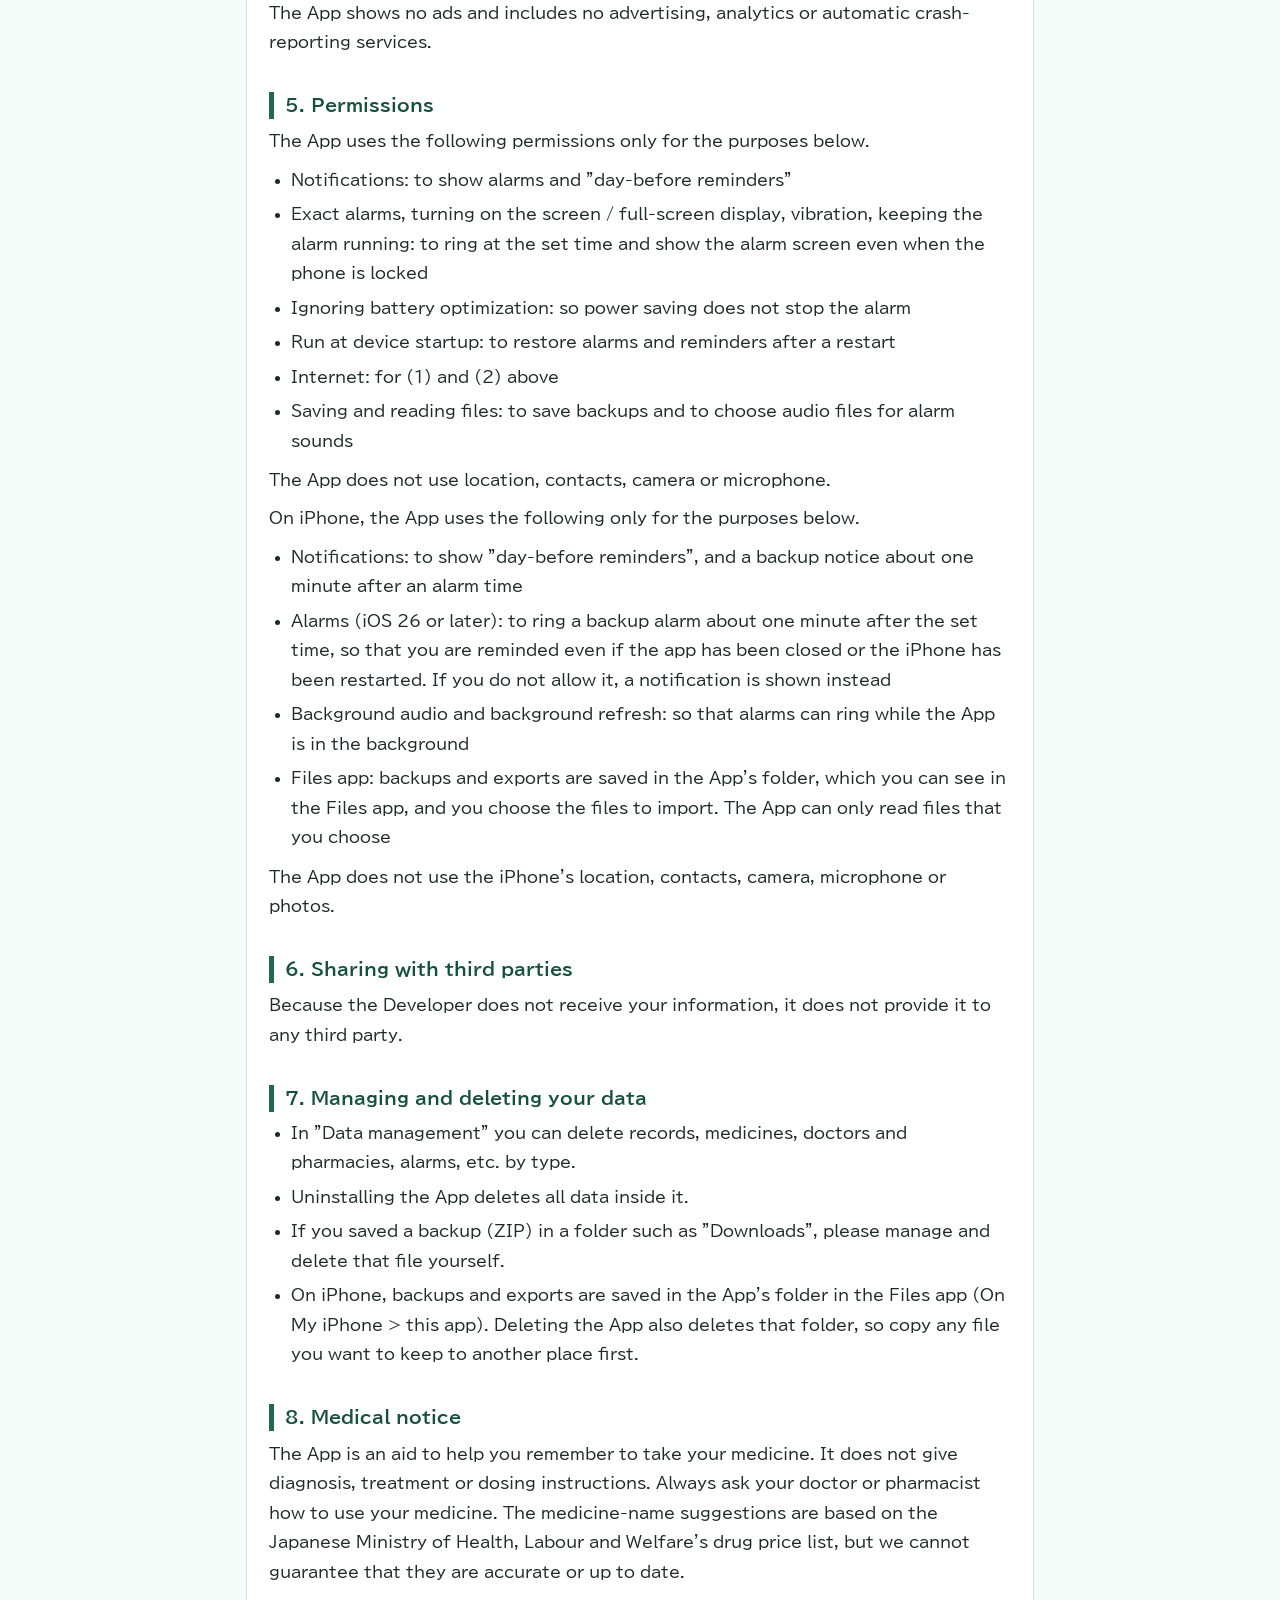
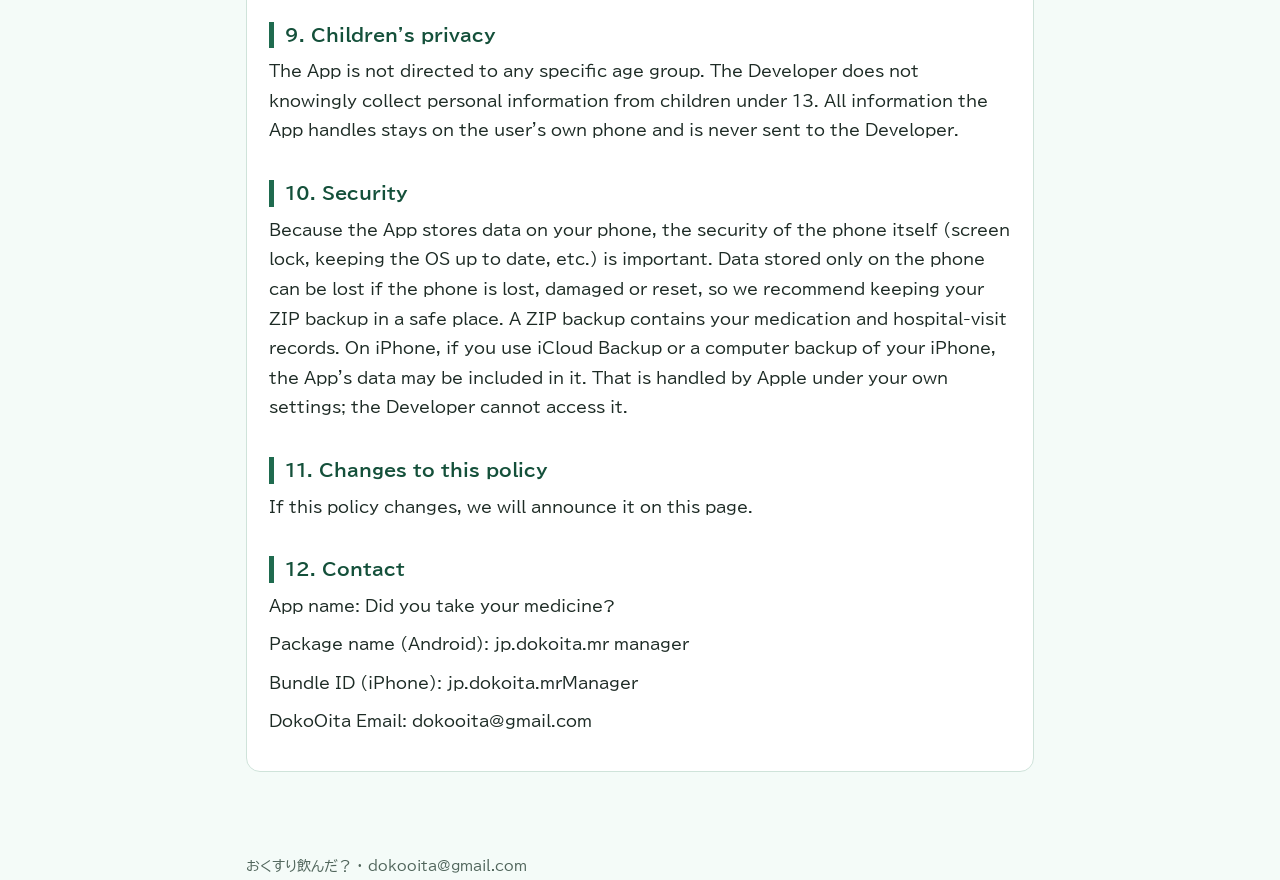
<file: privacy-mr.html>
<!DOCTYPE html>
<html lang="en">
<head>
<meta charset="utf-8">
<meta name="viewport" content="width=device-width, initial-scale=1">
<title>Privacy Policy – &quot;Did you take your medicine?&quot;</title>
<meta name="description" content="おくすり飲んだ？ Privacy Policy (English / 日本語 / 한국어 / 简体中文 / 繁體中文)">
<link rel="icon" href="icon_mr.png">
<link rel="preconnect" href="https://fonts.googleapis.com">
<link rel="preconnect" href="https://fonts.gstatic.com" crossorigin>
<link href="https://fonts.googleapis.com/css2?family=BIZ+UDPGothic:wght@400;700&display=swap" rel="stylesheet">
<style>
:root{--green:#1f6b4f;--green-d:#14503a;--bg:#f4fbf8;--ink:#1d2b25;--line:#cfe3da;--card:#ffffff}
*{box-sizing:border-box}
html{-webkit-text-size-adjust:100%}
body{margin:0;background:var(--bg);color:var(--ink);font-family:"BIZ UDPGothic","Hiragino Kaku Gothic ProN","Yu Gothic","Meiryo","Apple SD Gothic Neo","Malgun Gothic","PingFang SC","Microsoft YaHei","PingFang TC","Microsoft JhengHei","Noto Sans CJK JP","Noto Sans",sans-serif;line-height:1.85;font-size:16px}
.wrap{max-width:820px;margin:0 auto;padding:0 16px 56px}
header.top{background:var(--green);color:#fff}
header.top .in{max-width:820px;margin:0 auto;padding:14px 16px;display:flex;align-items:center;gap:12px}
header.top img{width:40px;height:40px;border-radius:9px;background:#fff}
header.top .name{font-weight:700;font-size:1.15rem;letter-spacing:.02em}
nav.langs{position:sticky;top:0;z-index:5;background:var(--bg);border-bottom:1px solid var(--line)}
nav.langs .in{max-width:820px;margin:0 auto;padding:10px 16px;display:flex;flex-wrap:wrap;gap:8px}
nav.langs button{font:inherit;font-size:.95rem;border:1.5px solid var(--green);background:#fff;color:var(--green-d);border-radius:999px;padding:6px 16px;cursor:pointer;min-height:40px}
nav.langs button[aria-pressed="true"]{background:var(--green);color:#fff}
nav.langs button:focus-visible{outline:3px solid #f2b705;outline-offset:2px}
.policy{background:var(--card);border:1px solid var(--line);border-radius:14px;margin-top:20px;padding:8px 22px 26px}
.policy h1{font-size:1.5rem;line-height:1.4;color:var(--green-d);margin:.9em 0 .2em;padding-bottom:.35em;border-bottom:3px solid var(--green)}
.policy h2{font-size:1.12rem;line-height:1.5;color:var(--green-d);margin:1.9em 0 .4em;padding-left:.6em;border-left:5px solid var(--green)}
.policy h3{font-size:1rem;margin:1.2em 0 .2em;color:var(--green-d)}
.policy p{margin:.55em 0}
.policy p.date{color:#51665c;font-size:.93rem}
.policy ul{margin:.4em 0 .6em;padding-left:1.4em}
.policy li{margin:.3em 0}
.policy a{color:#0b5cad;word-break:break-all}
footer{max-width:820px;margin:26px auto 0;padding:0 16px;color:#51665c;font-size:.85rem}
@media (max-width:480px){.policy{padding:4px 14px 20px}.policy h1{font-size:1.3rem}}
noscript .policy{display:block}
</style>
</head>
<body>
<header class="top"><div class="in"><img src="icon_mr.png" alt="" width="40" height="40"><span class="name">おくすり飲んだ？</span></div></header>
<nav class="langs" aria-label="Language"><div class="in"><button type="button" data-lang="en" lang="en">English</button><button type="button" data-lang="ja" lang="ja">日本語</button><button type="button" data-lang="ko" lang="ko">한국어</button><button type="button" data-lang="zh-Hans" lang="zh-Hans">简体中文</button><button type="button" data-lang="zh-Hant" lang="zh-Hant">繁體中文</button></div></nav>
<main class="wrap">
<section id="en" lang="en" class="policy" hidden>
<h1>Privacy Policy – "Did you take your medicine?"</h1>
<p class="date">Effective: October 8, 2026 (updated October 23, 2026 to include the iPhone version)</p>
<p>"Did you take your medicine?" (the "App") is an app for Android and iPhone provided by DokoOita (the "Developer") that reminds you when to take your medicine and keeps a record. Because the App handles personal information, this page explains how it is treated.</p>
<h2>1. In short</h2>
<ul>
<li>No account is needed.</li>
<li>The information you enter is stored only on your own smartphone. It is not sent to the Developer's servers. The Developer does not see or collect your information.</li>
<li>The App shows no ads and does no usage analytics.</li>
</ul>
<h2>2. Information stored on your device</h2>
<p>The following is stored in the App's private storage on your phone.</p>
<ul>
<li>Alarms (time, sound, medicine names, etc.)</li>
<li>Medication records (taken / not taken, etc.)</li>
<li>Registered medicines, doctors and pharmacies (names, addresses, phone numbers, notes, etc.)</li>
<li>Hospital visit records and medicine pick-up records</li>
<li>"About me" (name or nickname, date of birth, gender, etc. – only what you choose to enter)</li>
<li>Audio files for "Voices of loved ones"</li>
<li>App settings</li>
</ul>
<h2>3. Information sent outside the App</h2>
<p>The App communicates over the internet only in the following cases.</p>
<p>(1) Search with Google (hospital / pharmacy auto-fill): only on phones set to Japanese, in Full mode, and only if you have entered your own Google Places API key. When you search, the search words (prefecture, city, name) and your own API key are sent to Google. Your medication records and medicine information are not sent. Google handles this data under its own privacy policy. The API key is kept only on your phone and is not included in backups.</p>
<p>(2) Opening outside pages: "View package insert" (Pharmaceuticals and Medical Devices Agency [PMDA] website), "Rate the app" (Google Play or the App Store), the DokoOita introduction page, and "Feedback" (email) open your browser or email app only when you tap them.</p>
<p>(3) Sharing and exporting: PDF/CSV exports and ZIP backups are handed only to the person or app you choose when you tap "Share" or "Export". A ZIP contains your records, so please be careful who you give it to. The Developer never receives it.</p>
<h2>4. Ads and analytics</h2>
<p>The App shows no ads and includes no advertising, analytics or automatic crash-reporting services.</p>
<h2>5. Permissions</h2>
<p>The App uses the following permissions only for the purposes below.</p>
<ul>
<li>Notifications: to show alarms and "day-before reminders"</li>
<li>Exact alarms, turning on the screen / full-screen display, vibration, keeping the alarm running: to ring at the set time and show the alarm screen even when the phone is locked</li>
<li>Ignoring battery optimization: so power saving does not stop the alarm</li>
<li>Run at device startup: to restore alarms and reminders after a restart</li>
<li>Internet: for (1) and (2) above</li>
<li>Saving and reading files: to save backups and to choose audio files for alarm sounds</li>
</ul>
<p>The App does not use location, contacts, camera or microphone.</p>
<p>On iPhone, the App uses the following only for the purposes below.</p>
<ul>
<li>Notifications: to show "day-before reminders", and a backup notice about one minute after an alarm time</li>
<li>Alarms (iOS 26 or later): to ring a backup alarm about one minute after the set time, so that you are reminded even if the app has been closed or the iPhone has been restarted. If you do not allow it, a notification is shown instead</li>
<li>Background audio and background refresh: so that alarms can ring while the App is in the background</li>
<li>Files app: backups and exports are saved in the App's folder, which you can see in the Files app, and you choose the files to import. The App can only read files that you choose</li>
</ul>
<p>The App does not use the iPhone's location, contacts, camera, microphone or photos.</p>
<h2>6. Sharing with third parties</h2>
<p>Because the Developer does not receive your information, it does not provide it to any third party.</p>
<h2>7. Managing and deleting your data</h2>
<ul>
<li>In "Data management" you can delete records, medicines, doctors and pharmacies, alarms, etc. by type.</li>
<li>Uninstalling the App deletes all data inside it.</li>
<li>If you saved a backup (ZIP) in a folder such as "Downloads", please manage and delete that file yourself.</li>
<li>On iPhone, backups and exports are saved in the App's folder in the Files app (On My iPhone &gt; this app). Deleting the App also deletes that folder, so copy any file you want to keep to another place first.</li>
</ul>
<h2>8. Medical notice</h2>
<p>The App is an aid to help you remember to take your medicine. It does not give diagnosis, treatment or dosing instructions. Always ask your doctor or pharmacist how to use your medicine. The medicine-name suggestions are based on the Japanese Ministry of Health, Labour and Welfare's drug price list, but we cannot guarantee that they are accurate or up to date.</p>
<h2>9. Children's privacy</h2>
<p>The App is not directed to any specific age group. The Developer does not knowingly collect personal information from children under 13. All information the App handles stays on the user's own phone and is never sent to the Developer.</p>
<h2>10. Security</h2>
<p>Because the App stores data on your phone, the security of the phone itself (screen lock, keeping the OS up to date, etc.) is important. Data stored only on the phone can be lost if the phone is lost, damaged or reset, so we recommend keeping your ZIP backup in a safe place. A ZIP backup contains your medication and hospital-visit records. On iPhone, if you use iCloud Backup or a computer backup of your iPhone, the App's data may be included in it. That is handled by Apple under your own settings; the Developer cannot access it.</p>
<h2>11. Changes to this policy</h2>
<p>If this policy changes, we will announce it on this page.</p>
<h2>12. Contact</h2>
<p>App name: Did you take your medicine?</p>
<p>Package name (Android): jp.dokoita.mr_manager</p>
<p>Bundle ID (iPhone): jp.dokoita.mrManager</p>
<p>DokoOita   Email: dokooita@gmail.com</p>
</section>
<section id="ja" lang="ja" class="policy" hidden>
<h1>「おくすり飲んだ？」プライバシーポリシー</h1>
<p class="date">制定日：2026年10月8日（2026年10月23日に、iPhone版の内容を加えました）</p>
<p>「おくすり飲んだ？」（以下「本アプリ」）は、DokoOita（以下「開発者」）が提供する、お薬の時間をお知らせして服薬を記録する、Android・iPhone向けのアプリです。本アプリは、利用者の大切な情報を扱うため、その取り扱いを次のとおりお知らせします。</p>
<h2>1. 結論（かんたんに）</h2>
<ul>
<li>アカウント登録は不要です。</li>
<li>入力した情報は、利用者のスマートフォンの中にだけ保存されます。開発者のサーバーには送られません。開発者が、利用者の情報を見たり集めたりすることはありません。</li>
<li>広告は表示しません。利用状況の分析（アクセス解析）も行いません。</li>
</ul>
<h2>2. 端末の中に保存される情報</h2>
<p>次の情報は、本アプリの専用の保存場所（スマートフォンの中）に保存されます。</p>
<ul>
<li>アラーム（時刻・音・お薬の名前など）</li>
<li>服薬の記録（飲んだ・飲んでいない など）</li>
<li>お薬、かかりつけ医・薬局の登録（名前・住所・電話番号・メモなど）</li>
<li>通院の記録、お薬の受け取りの記録</li>
<li>「私のこと」（名前［ニックネーム］・生年月日・性別など。利用者が任意で入力したものだけ）</li>
<li>「大切な人の声」の音声ファイル</li>
<li>アプリの設定</li>
</ul>
<h2>3. 外部への送信</h2>
<p>本アプリが、インターネットを通じて外部とやりとりするのは、次の場合だけです。</p>
<p>(1) 「Googleで探して入力」：日本語表示の端末の多機能モードで、利用者が自分のGoogle Places APIキーを設定した場合に限り、病院・薬局を探す時に、検索の言葉（都道府県・市区町村・名前）と、利用者自身のAPIキーをGoogleへ送ります。服薬の記録やお薬の情報は送りません。Googleでの取り扱いは、Googleのプライバシーポリシーに従います。APIキーは端末の中にだけ保存し、バックアップには含めません。</p>
<p>(2) 外部のページを開く：「添付文書を見る」（独立行政法人医薬品医療機器総合機構［PMDA］のサイト）、「アプリを評価する」（Google Play、またはApp Store）、DokoOitaの紹介ページ、「ご意見・ご要望」（メール）は、利用者がボタンを押した時だけ、ブラウザやメールアプリを開きます。</p>
<p>(3) 共有・書き出し：PDF・CSVの書き出しや、ZIPバックアップは、利用者が「共有」「エクスポート」などを押して選んだ相手・アプリにだけ渡されます。ZIPには記録が含まれるため、渡す相手にご注意ください。開発者が受け取ることはありません。</p>
<h2>4. 広告・アクセス解析</h2>
<p>本アプリは、広告を表示しません。広告、アクセス解析、不具合の自動収集などの外部サービスも組み込んでいません。</p>
<h2>5. 許可を求める機能（権限）</h2>
<p>本アプリは、次の許可を使います。目的以外には使いません。</p>
<ul>
<li>通知：アラームと「前日のお知らせ」を表示するため</li>
<li>正確なアラーム、画面の点灯・全画面表示、バイブレーション、動作の維持：決めた時刻にアラームを鳴らし、画面ロック中でもアラーム画面を出すため</li>
<li>バッテリー最適化の除外：省電力機能でアラームが止められないようにするため</li>
<li>端末の起動時に実行：端末を再起動したあとも、アラームとお知らせを元に戻すため</li>
<li>インターネット：上の「外部への送信」(1)(2)のため</li>
<li>ファイルの保存・読み取り：バックアップの保存や、アラーム音に使う音声ファイルの選択のため</li>
</ul>
<p>位置情報・連絡先・カメラ・マイクは使いません。</p>
<p>iPhoneでは、次の機能を、それぞれ次の目的にだけ使います。</p>
<ul>
<li>通知：「前日のお知らせ」と、アラームの時刻の約1分後の念のための通知を表示するため</li>
<li>アラーム（iOS 26以降）：アプリが終了されていたり、iPhoneが再起動されていても気づけるように、設定した時刻の約1分後に、念のためのアラームを鳴らすため。許可しない場合は、かわりに通知を表示します</li>
<li>バックグラウンドでの音声再生、バックグラウンド更新：アプリが裏側にある間も、アラームを鳴らすため</li>
<li>「ファイル」アプリ：バックアップや書き出しのファイルは、本アプリのフォルダ（「ファイル」アプリで見られます）に保存されます。取り込むファイルは利用者が選びます。本アプリは、利用者が選んだファイルしか読み取りません</li>
</ul>
<p>iPhoneの位置情報・連絡先・カメラ・マイク・写真は使いません。</p>
<h2>6. 第三者への提供</h2>
<p>開発者は、利用者の情報を受け取っていないため、第三者に提供することもありません。</p>
<h2>7. データの管理と削除</h2>
<ul>
<li>アプリの「データ管理」で、記録・お薬・病院・アラームなどを、種類を選んで削除できます。</li>
<li>アプリを削除（アンインストール）すると、アプリの中のデータはすべて消えます。</li>
<li>バックアップ（ZIP）などを「ダウンロード」フォルダ等に保存した場合、そのファイルは利用者ご自身で管理・削除してください。</li>
<li>iPhoneでは、バックアップや書き出しのファイルは、「ファイル」アプリの中の本アプリのフォルダ（「このiPhone内」→本アプリ）に保存されます。アプリを削除すると、そのフォルダも消えます。残したいファイルは、先に別の場所へコピーしてください。</li>
</ul>
<h2>8. 医療に関する注意</h2>
<p>本アプリは、お薬を飲む時間を思い出していただくための補助です。診断・治療・服薬の指示を行うものではありません。お薬の使い方は、必ず医師・薬剤師にご相談ください。お薬の名前の候補は、厚生労働省の「薬価基準収載品目リスト」をもとにしていますが、内容が正確・最新であることは保証できません。</p>
<h2>9. お子様のプライバシー</h2>
<p>本アプリは、特定の年齢の方だけを対象としたものではありません。13歳未満のお子様の個人情報を、開発者が意図して収集することはありません。本アプリが扱う情報は、すべて利用者ご自身のスマートフォンの中にあり、開発者に送られることはありません。</p>
<h2>10. 安全のために</h2>
<p>本アプリは情報をスマートフォンの中に保存するため、スマートフォン自体の管理（画面ロックの設定、OSを最新に保つことなど）が大切です。端末の紛失・故障・初期化でデータが失われることがあるため、ZIPバックアップを安全な場所に保管しておくことをおすすめします。ZIPバックアップにはお薬や通院などの記録が含まれます。iPhoneでは、iCloudバックアップやパソコンへのバックアップを使っている場合、本アプリのデータもその中に含まれることがあります。これは利用者ご自身の設定のもとでAppleが扱うもので、開発者が見ることはできません。</p>
<h2>11. このポリシーの変更</h2>
<p>内容を変更する場合は、このページでお知らせします。</p>
<h2>12. お問い合わせ</h2>
<p>アプリ名：おくすり飲んだ？</p>
<p>パッケージ名（Android）：jp.dokoita.mr_manager</p>
<p>バンドルID（iPhone）：jp.dokoita.mrManager</p>
<p>DokoOita　メール：dokooita@gmail.com</p>
</section>
<section id="ko" lang="ko" class="policy" hidden>
<h1>개인정보 처리방침 – “약 드셨어요?”</h1>
<p class="date">제정일: 2026년 10월 8일 (2026년 10월 23일에 iPhone 버전 내용을 추가했습니다)</p>
<p>“약 드셨어요?”(이하 “앱”)는 DokoOita(이하 “개발자”)가 제공하는, 약 먹을 시간을 알려 주고 복약을 기록하는 Android·iPhone용 앱입니다. 앱은 소중한 정보를 다루므로, 그 처리 방법을 아래와 같이 알려 드립니다.</p>
<h2>1. 요약</h2>
<ul>
<li>계정 등록이 필요 없습니다.</li>
<li>입력한 정보는 이용자의 스마트폰 안에만 저장됩니다. 개발자의 서버로 전송되지 않으며, 개발자가 이용자의 정보를 보거나 수집하지 않습니다.</li>
<li>광고를 표시하지 않으며, 이용 현황 분석(접속 분석)도 하지 않습니다.</li>
</ul>
<h2>2. 기기 안에 저장되는 정보</h2>
<p>다음 정보는 앱 전용 저장 공간(스마트폰 안)에 저장됩니다.</p>
<ul>
<li>알람(시각・소리・약 이름 등)</li>
<li>복약 기록(복약함・복약 안 함 등)</li>
<li>약, 주치의・약국 등록(이름・주소・전화번호・메모 등)</li>
<li>통원 기록, 약 수령 기록</li>
<li>“나에 대해”(이름[별명]・생년월일・성별 등, 이용자가 직접 입력한 것만)</li>
<li>“소중한 사람의 목소리” 음성 파일</li>
<li>앱 설정</li>
</ul>
<h2>3. 외부로 전송되는 정보</h2>
<p>앱이 인터넷으로 외부와 통신하는 경우는 다음뿐입니다.</p>
<p>(1) “Google로 찾아서 입력”: 일본어로 설정된 기기의 다기능 모드에서 이용자가 직접 Google Places API 키를 설정한 경우에만, 병원・약국을 찾을 때 검색어(도도부현・시구정촌・이름)와 이용자 본인의 API 키를 Google로 보냅니다. 복약 기록이나 약 정보는 보내지 않습니다. Google에서의 처리는 Google의 개인정보처리방침에 따릅니다. API 키는 기기 안에만 저장하며 백업에는 포함되지 않습니다.</p>
<p>(2) 외부 페이지 열기: “첨부문서 보기”(일본 의약품의료기기종합기구[PMDA] 사이트), “앱 평가하기”(Google Play 또는 App Store), DokoOita 소개 페이지, “의견・요청”(이메일)은 이용자가 버튼을 눌렀을 때만 브라우저나 메일 앱을 엽니다.</p>
<p>(3) 공유・내보내기: PDF・CSV 내보내기와 ZIP 백업은 이용자가 “공유”, “내보내기” 등을 눌러 선택한 상대・앱에게만 전달됩니다. ZIP에는 기록이 들어 있으므로 받는 분에 유의해 주세요. 개발자가 받는 일은 없습니다.</p>
<h2>4. 광고・접속 분석</h2>
<p>앱은 광고를 표시하지 않으며, 광고・접속 분석・오류 자동 수집 등의 외부 서비스도 포함하지 않습니다.</p>
<h2>5. 요청하는 권한</h2>
<p>앱은 다음 권한을 아래 목적으로만 사용합니다.</p>
<ul>
<li>알림: 알람과 “전날 알림”을 표시하기 위해</li>
<li>정확한 알람, 화면 켜기・전체 화면 표시, 진동, 동작 유지: 정한 시각에 알람을 울리고 화면이 잠긴 상태에서도 알람 화면을 표시하기 위해</li>
<li>배터리 최적화 제외: 절전 기능 때문에 알람이 멈추지 않도록 하기 위해</li>
<li>기기 시작 시 실행: 기기를 다시 시작한 뒤에도 알람과 알림을 복구하기 위해</li>
<li>인터넷: 위 “외부로 전송되는 정보”의 (1)(2)를 위해</li>
<li>파일 저장・읽기: 백업 저장과 알람 소리로 쓸 음성 파일 선택을 위해</li>
</ul>
<p>위치 정보・연락처・카메라・마이크는 사용하지 않습니다.</p>
<p>iPhone에서는 다음 기능을 아래 목적으로만 사용합니다.</p>
<ul>
<li>알림: “전날 알림”과, 알람 시각 약 1분 뒤의 대비용 알림을 표시하기 위해</li>
<li>알람(iOS 26 이상): 앱이 종료되었거나 iPhone이 다시 시작된 경우에도 알아차릴 수 있도록, 정한 시각 약 1분 뒤에 대비용 알람을 울리기 위해. 허용하지 않으면 대신 알림이 표시됩니다</li>
<li>백그라운드 오디오, 백그라운드 새로 고침: 앱이 백그라운드에 있는 동안에도 알람을 울리기 위해</li>
<li>“파일” 앱: 백업과 내보내기 파일은 앱 전용 폴더(“파일” 앱에서 볼 수 있음)에 저장되며, 가져올 파일은 이용자가 선택합니다. 앱은 이용자가 선택한 파일만 읽습니다</li>
</ul>
<p>iPhone의 위치 정보・연락처・카메라・마이크・사진은 사용하지 않습니다.</p>
<h2>6. 제3자 제공</h2>
<p>개발자는 이용자의 정보를 받지 않으므로 제3자에게 제공하지도 않습니다.</p>
<h2>7. 데이터 관리와 삭제</h2>
<ul>
<li>앱의 “데이터 관리”에서 기록・약・병원・알람 등을 종류별로 삭제할 수 있습니다.</li>
<li>앱을 삭제(제거)하면 앱 안의 데이터가 모두 사라집니다.</li>
<li>백업(ZIP) 등을 “다운로드” 폴더 등에 저장한 경우, 그 파일은 이용자 본인이 관리・삭제해 주세요.</li>
<li>iPhone에서는 백업과 내보내기 파일이 “파일” 앱 안의 앱 폴더(“나의 iPhone” &gt; 이 앱)에 저장됩니다. 앱을 삭제하면 그 폴더도 함께 사라지므로, 남기고 싶은 파일은 먼저 다른 곳에 복사해 주세요.</li>
</ul>
<h2>8. 의료 관련 안내</h2>
<p>앱은 약 먹을 시간을 떠올리도록 돕는 보조 도구입니다. 진단・치료・복약 지시를 하지 않습니다. 약 사용법은 반드시 의사・약사와 상담하세요. 약 이름 후보는 일본 후생노동성의 “약가기준 수재 품목 리스트”를 바탕으로 하지만, 정확성과 최신성은 보증할 수 없습니다.</p>
<h2>9. 어린이의 개인정보</h2>
<p>앱은 특정 연령층만을 대상으로 하지 않습니다. 개발자는 13세 미만 어린이의 개인정보를 의도적으로 수집하지 않습니다. 앱이 다루는 모든 정보는 이용자의 스마트폰 안에만 있으며 개발자에게 전송되지 않습니다.</p>
<h2>10. 보안</h2>
<p>앱은 정보를 스마트폰 안에 저장하므로 스마트폰 자체의 관리(화면 잠금 설정, OS 최신 상태 유지 등)가 중요합니다. 기기 분실・고장・초기화로 데이터가 사라질 수 있으니 ZIP 백업을 안전한 곳에 보관해 두시기를 권장합니다. ZIP 백업에는 약・통원 등의 기록이 들어 있습니다. iPhone에서 iCloud 백업이나 컴퓨터 백업을 사용하는 경우, 앱의 데이터도 그 안에 포함될 수 있습니다. 이는 이용자 본인의 설정에 따라 Apple이 처리하며, 개발자는 볼 수 없습니다.</p>
<h2>11. 방침의 변경</h2>
<p>내용을 변경하는 경우 이 페이지에서 알려 드립니다.</p>
<h2>12. 문의</h2>
<p>앱 이름: 약 드셨어요?</p>
<p>패키지 이름(Android): jp.dokoita.mr_manager</p>
<p>번들 ID(iPhone): jp.dokoita.mrManager</p>
<p>DokoOita　이메일: dokooita@gmail.com</p>
</section>
<section id="zh-Hans" lang="zh-Hans" class="policy" hidden>
<h1>隐私政策 –《吃药了吗？》</h1>
<p class="date">制定日期：2026年10月8日（2026年10月23日增加了 iPhone 版本的内容）</p>
<p>《吃药了吗？》（以下简称“本应用”）是由 DokoOita（以下简称“开发者”）提供的 Android 和 iPhone 应用，用于提醒服药时间并记录服药情况。由于本应用会处理您的重要信息，现将处理方式说明如下。</p>
<h2>1. 简要说明</h2>
<ul>
<li>无需注册账号。</li>
<li>您输入的信息仅保存在您自己的手机中，不会发送到开发者的服务器。开发者不会查看或收集您的信息。</li>
<li>本应用不显示广告，也不进行使用情况分析。</li>
</ul>
<h2>2. 保存在设备中的信息</h2>
<p>以下信息保存在本应用的专用存储空间（手机内）中。</p>
<ul>
<li>闹钟（时间、铃声、药品名称等）</li>
<li>服药记录（已服药、未服药等）</li>
<li>药品、主治医生和药店的登记（名称、地址、电话号码、备注等）</li>
<li>就诊记录、取药记录</li>
<li>“关于我”（姓名［昵称］、出生日期、性别等，仅限您自愿输入的内容）</li>
<li>“重要之人的声音”的音频文件</li>
<li>应用设置</li>
</ul>
<h2>3. 向外部发送的信息</h2>
<p>本应用仅在以下情况下通过互联网与外部通信。</p>
<p>(1) “用Google搜索并填入”：仅当手机设置为日语、处于多功能模式，且您自己设置了 Google Places API 密钥时，在搜索医院、药店时，会将搜索词（都道府县、市区町村、名称）和您自己的 API 密钥发送给 Google。不会发送服药记录或药品信息。Google 对数据的处理适用 Google 的隐私政策。API 密钥仅保存在手机中，不包含在备份内。</p>
<p>(2) 打开外部页面：“查看说明书”（日本药品医疗器械综合机构［PMDA］网站）、“评价应用”（Google Play 或 App Store）、DokoOita 介绍页面、“意见与建议”（电子邮件），仅在您点击按钮时才会打开浏览器或邮件应用。</p>
<p>(3) 分享与导出：PDF/CSV 导出及 ZIP 备份，只会交给您点击“分享”“导出”等后所选择的对象或应用。ZIP 中包含您的记录，请注意交给谁。开发者不会收到这些文件。</p>
<h2>4. 广告与访问分析</h2>
<p>本应用不显示广告，也未集成广告、访问分析、故障自动收集等外部服务。</p>
<h2>5. 所需权限</h2>
<p>本应用仅为以下目的使用相应权限。</p>
<ul>
<li>通知：用于显示闹钟和“前一天提醒”</li>
<li>精确闹钟、点亮屏幕/全屏显示、振动、保持运行：用于在设定的时间响铃，并在锁屏状态下也能显示闹钟界面</li>
<li>忽略电池优化：避免省电功能使闹钟停止</li>
<li>设备启动时运行：重启手机后恢复闹钟和提醒</li>
<li>互联网：用于上述“向外部发送的信息”中的 (1)(2)</li>
<li>文件保存与读取：用于保存备份，以及选择用作闹钟铃声的音频文件</li>
</ul>
<p>本应用不使用位置信息、通讯录、相机和麦克风。</p>
<p>在 iPhone 上，本应用仅为以下目的使用相应功能。</p>
<ul>
<li>通知：用于显示“前一天提醒”，以及闹钟时间约 1 分钟后的备用通知</li>
<li>闹钟（iOS 26 及以上）：即使应用已被关闭或 iPhone 已重新启动，也能在设定时间约 1 分钟后响起备用闹钟。如果不允许，将改为显示通知</li>
<li>后台音频、后台刷新：使应用在后台时闹钟也能响起</li>
<li>“文件”App：备份和导出的文件保存在本应用的文件夹中（可在“文件”App 中查看），要导入的文件由您自己选择。本应用只会读取您选择的文件</li>
</ul>
<p>本应用不使用 iPhone 的位置信息、通讯录、相机、麦克风和照片。</p>
<h2>6. 向第三方提供</h2>
<p>由于开发者不会收到您的信息，因此也不会向任何第三方提供。</p>
<h2>7. 数据的管理与删除</h2>
<ul>
<li>在应用的“数据管理”中，可按类别删除记录、药品、医院、闹钟等。</li>
<li>卸载本应用后，应用内的所有数据都会被删除。</li>
<li>如果您将备份（ZIP）等保存到“下载”文件夹等位置，请自行管理并删除该文件。</li>
<li>在 iPhone 上，备份和导出的文件保存在“文件”App 中本应用的文件夹内（“我的 iPhone”→本应用）。删除本应用时，该文件夹也会一并删除，请先把想保留的文件复制到其他位置。</li>
</ul>
<h2>8. 医疗相关提示</h2>
<p>本应用是帮助您记住服药时间的辅助工具，不提供诊断、治疗或用药指示。药品的使用方法请务必咨询医生或药师。药品名称候选内容基于日本厚生劳动省的“药价基准收载品目列表”，但我们不能保证其准确性和时效性。</p>
<h2>9. 儿童隐私</h2>
<p>本应用并非面向特定年龄段的用户。开发者不会有意收集13岁以下儿童的个人信息。本应用处理的所有信息都只保存在用户自己的手机中，不会发送给开发者。</p>
<h2>10. 安全</h2>
<p>由于本应用将信息保存在手机中，手机本身的管理（设置锁屏、保持系统为最新等）十分重要。设备丢失、损坏或恢复出厂设置可能导致数据丢失，建议将 ZIP 备份保存在安全的地方。ZIP 备份中包含药品、就诊等记录。在 iPhone 上，如果您使用 iCloud 备份或电脑备份，本应用的数据可能包含在其中。这由 Apple 按您自己的设置处理，开发者无法查看。</p>
<h2>11. 政策的变更</h2>
<p>如有变更，将在本页面公布。</p>
<h2>12. 联系方式</h2>
<p>应用名称：吃药了吗？</p>
<p>包名（Android）：jp.dokoita.mr_manager</p>
<p>捆绑包 ID（iPhone）：jp.dokoita.mrManager</p>
<p>DokoOita　邮箱：dokooita@gmail.com</p>
</section>
<section id="zh-Hant" lang="zh-Hant" class="policy" hidden>
<h1>隱私權政策 –「吃藥了嗎？」</h1>
<p class="date">制定日期：2026年10月8日（2026年10月23日增加了 iPhone 版本的內容）</p>
<p>「吃藥了嗎？」（以下簡稱「本應用程式」）是由 DokoOita（以下簡稱「開發者」）提供的 Android 與 iPhone 應用程式，用於提醒服藥時間並記錄服藥情況。由於本應用程式會處理您的重要資訊，現將處理方式說明如下。</p>
<h2>1. 簡要說明</h2>
<ul>
<li>無需註冊帳號。</li>
<li>您輸入的資訊僅儲存在您自己的手機中，不會傳送到開發者的伺服器。開發者不會查看或蒐集您的資訊。</li>
<li>本應用程式不顯示廣告，也不進行使用情況分析。</li>
</ul>
<h2>2. 儲存在裝置中的資訊</h2>
<p>以下資訊儲存在本應用程式的專用儲存空間（手機內）中。</p>
<ul>
<li>鬧鐘（時間、鈴聲、藥品名稱等）</li>
<li>服藥記錄（已服藥、未服藥等）</li>
<li>藥品、主治醫師與藥局的登錄（名稱、地址、電話號碼、備註等）</li>
<li>就診記錄、領藥記錄</li>
<li>「關於我」（姓名［暱稱］、出生日期、性別等，僅限您自願輸入的內容）</li>
<li>「重要之人的聲音」的音訊檔案</li>
<li>應用程式設定</li>
</ul>
<h2>3. 向外部傳送的資訊</h2>
<p>本應用程式僅在以下情況下透過網際網路與外部通訊。</p>
<p>(1) 「用Google搜尋並填入」：僅當手機設定為日語、處於多功能模式，且您自行設定了 Google Places API 金鑰時，在搜尋醫院、藥局時，會將搜尋字詞（都道府縣、市區町村、名稱）和您自己的 API 金鑰傳送給 Google。不會傳送服藥記錄或藥品資訊。Google 對資料的處理適用 Google 的隱私權政策。API 金鑰僅儲存在手機中，不包含在備份內。</p>
<p>(2) 開啟外部頁面：「查看藥品仿單」（日本藥品醫療器材綜合機構［PMDA］網站）、「評價應用程式」（Google Play 或 App Store）、DokoOita 介紹頁面、「意見與建議」（電子郵件），僅在您點選按鈕時才會開啟瀏覽器或郵件應用程式。</p>
<p>(3) 分享與匯出：PDF/CSV 匯出及 ZIP 備份，只會交給您點選「分享」「匯出」等後所選擇的對象或應用程式。ZIP 中包含您的記錄，請注意交給誰。開發者不會收到這些檔案。</p>
<h2>4. 廣告與使用分析</h2>
<p>本應用程式不顯示廣告，也未整合廣告、使用分析、當機自動蒐集等外部服務。</p>
<h2>5. 所需權限</h2>
<p>本應用程式僅為以下目的使用相應權限。</p>
<ul>
<li>通知：用於顯示鬧鐘和「前一天提醒」</li>
<li>精確鬧鐘、點亮螢幕/全螢幕顯示、震動、保持執行：用於在設定的時間響鈴，並在螢幕鎖定時也能顯示鬧鐘畫面</li>
<li>忽略電池最佳化：避免省電功能使鬧鐘停止</li>
<li>裝置啟動時執行：重新開機後恢復鬧鐘和提醒</li>
<li>網際網路：用於上述「向外部傳送的資訊」中的 (1)(2)</li>
<li>檔案儲存與讀取：用於儲存備份，以及選擇用作鬧鐘鈴聲的音訊檔案</li>
</ul>
<p>本應用程式不使用位置資訊、聯絡人、相機和麥克風。</p>
<p>在 iPhone 上，本應用程式僅為以下目的使用相應功能。</p>
<ul>
<li>通知：用於顯示「前一天提醒」，以及鬧鐘時間約 1 分鐘後的備用通知</li>
<li>鬧鐘（iOS 26 以上）：即使應用程式已被關閉或 iPhone 已重新開機，也能在設定時間約 1 分鐘後響起備用鬧鐘。如果不允許，將改為顯示通知</li>
<li>背景音訊、背景 App 重新整理：使應用程式在背景時鬧鐘也能響起</li>
<li>「檔案」App：備份和匯出的檔案儲存在本應用程式的資料夾中（可在「檔案」App 中查看），要匯入的檔案由您自己選擇。本應用程式只會讀取您選擇的檔案</li>
</ul>
<p>本應用程式不使用 iPhone 的位置資訊、聯絡人、相機、麥克風和照片。</p>
<h2>6. 向第三方提供</h2>
<p>由於開發者不會收到您的資訊，因此也不會向任何第三方提供。</p>
<h2>7. 資料的管理與刪除</h2>
<ul>
<li>在應用程式的「資料管理」中，可依類別刪除記錄、藥品、醫院、鬧鐘等。</li>
<li>解除安裝本應用程式後，應用程式內的所有資料都會被刪除。</li>
<li>如果您將備份（ZIP）等儲存到「下載」資料夾等位置，請自行管理並刪除該檔案。</li>
<li>在 iPhone 上，備份和匯出的檔案儲存在「檔案」App 中本應用程式的資料夾內（「我的 iPhone」→本應用程式）。刪除本應用程式時，該資料夾也會一併刪除，請先把想保留的檔案複製到其他位置。</li>
</ul>
<h2>8. 醫療相關提示</h2>
<p>本應用程式是幫助您記住服藥時間的輔助工具，不提供診斷、治療或用藥指示。藥品的使用方法請務必諮詢醫師或藥師。藥品名稱候選內容依據日本厚生勞動省的「藥價基準收載品目清單」，但我們無法保證其準確性和時效性。</p>
<h2>9. 兒童隱私</h2>
<p>本應用程式並非針對特定年齡層的使用者。開發者不會有意蒐集 13 歲以下兒童的個人資訊。本應用程式處理的所有資訊都只儲存在使用者自己的手機中，不會傳送給開發者。</p>
<h2>10. 安全</h2>
<p>由於本應用程式將資訊儲存在手機中，手機本身的管理（設定螢幕鎖定、保持系統為最新等）十分重要。裝置遺失、損壞或重設可能導致資料遺失，建議將 ZIP 備份保存在安全的地方。ZIP 備份中包含藥品、就診等記錄。在 iPhone 上，如果您使用 iCloud 備份或電腦備份，本應用程式的資料可能包含在其中。這由 Apple 依您自己的設定處理，開發者無法查看。</p>
<h2>11. 政策的變更</h2>
<p>如有變更，將在本頁面公布。</p>
<h2>12. 聯絡方式</h2>
<p>應用程式名稱：吃藥了嗎？</p>
<p>套件名稱（Android）：jp.dokoita.mr_manager</p>
<p>套件識別碼（iPhone）：jp.dokoita.mrManager</p>
<p>DokoOita　電子郵件：dokooita@gmail.com</p>
</section>
<noscript><style>.policy[hidden]{display:block !important}</style></noscript>
</main>
<footer>おくすり飲んだ？ &middot; dokooita@gmail.com</footer>
<script>
(function(){
  var codes=["en", "ja", "ko", "zh-Hans", "zh-Hant"];
  var titles={"en": "Privacy Policy – \"Did you take your medicine?\"", "ja": "「おくすり飲んだ？」プライバシーポリシー", "ko": "개인정보 처리방침 – “약 드셨어요?”", "zh-Hans": "隐私政策 –《吃药了吗？》", "zh-Hant": "隱私權政策 –「吃藥了嗎？」"};
  function pick(){
    var q=(location.search.match(/[?&]lang=([^&]+)/)||[])[1];
    var h=(location.hash||"").replace("#","");
    var want=(h||q||"");
    var low=want.toLowerCase();
    for(var i=0;i<codes.length;i++){ if(codes[i].toLowerCase()===low) return codes[i]; }
    var n=((navigator.languages&&navigator.languages[0])||navigator.language||"en").toLowerCase();
    if(n.indexOf("ja")===0) return "ja";
    if(n.indexOf("ko")===0) return "ko";
    if(n.indexOf("zh")===0){
      if(/hant|tw|hk|mo/.test(n)) return "zh-Hant";
      return "zh-Hans";
    }
    return "en";
  }
  function show(code,push){
    if(codes.indexOf(code)<0) code="en";
    codes.forEach(function(c){
      var s=document.getElementById(c); if(s) s.hidden=(c!==code);
    });
    var bs=document.querySelectorAll("nav.langs button");
    for(var i=0;i<bs.length;i++){ bs[i].setAttribute("aria-pressed", bs[i].getAttribute("data-lang")===code ? "true":"false"); }
    document.documentElement.lang=code;
    document.title=titles[code];
    if(push){ try{ history.replaceState(null,"","#"+code); }catch(e){ location.hash="#"+code; } }
  }
  var bs=document.querySelectorAll("nav.langs button");
  for(var i=0;i<bs.length;i++){
    bs[i].addEventListener("click",function(){ show(this.getAttribute("data-lang"),true); window.scrollTo(0,0); });
  }
  window.addEventListener("hashchange",function(){ show(pick(),false); });
  show(pick(),false);
})();
</script>
</body>
</html>
</file>
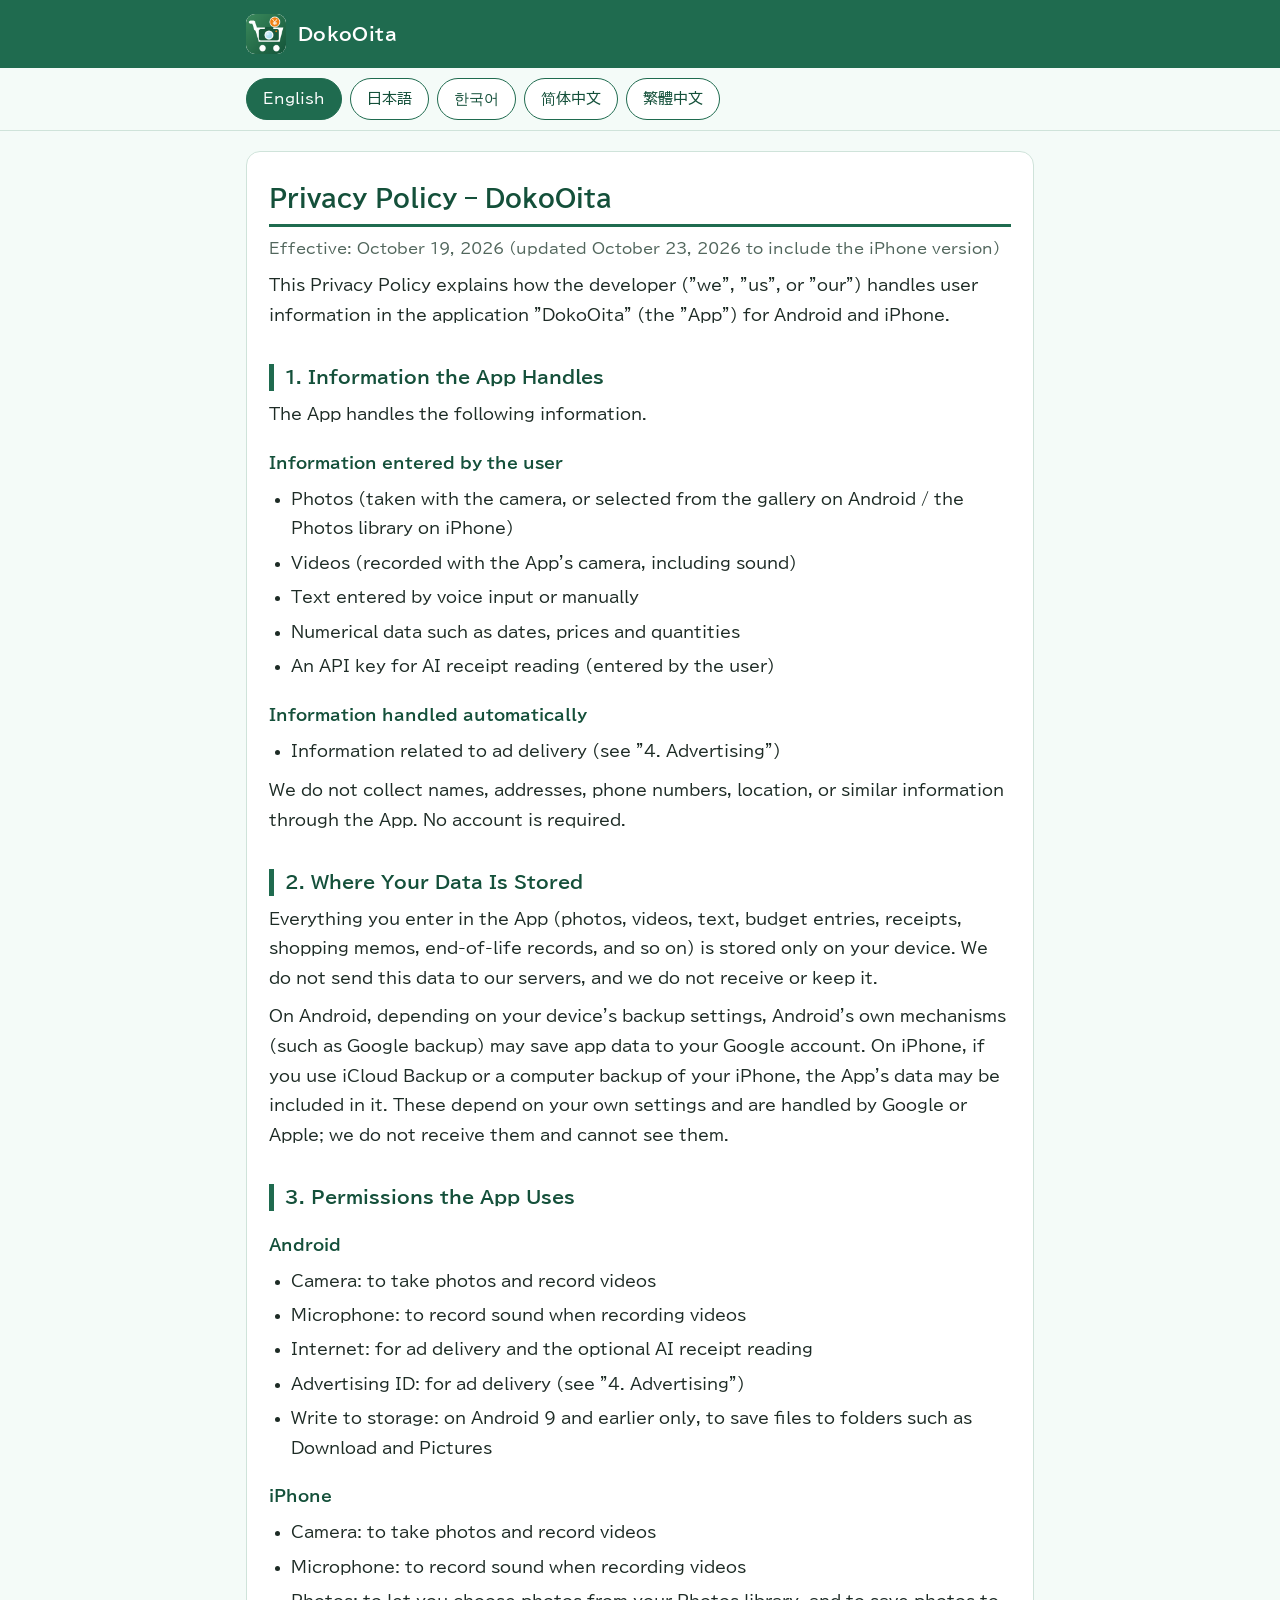
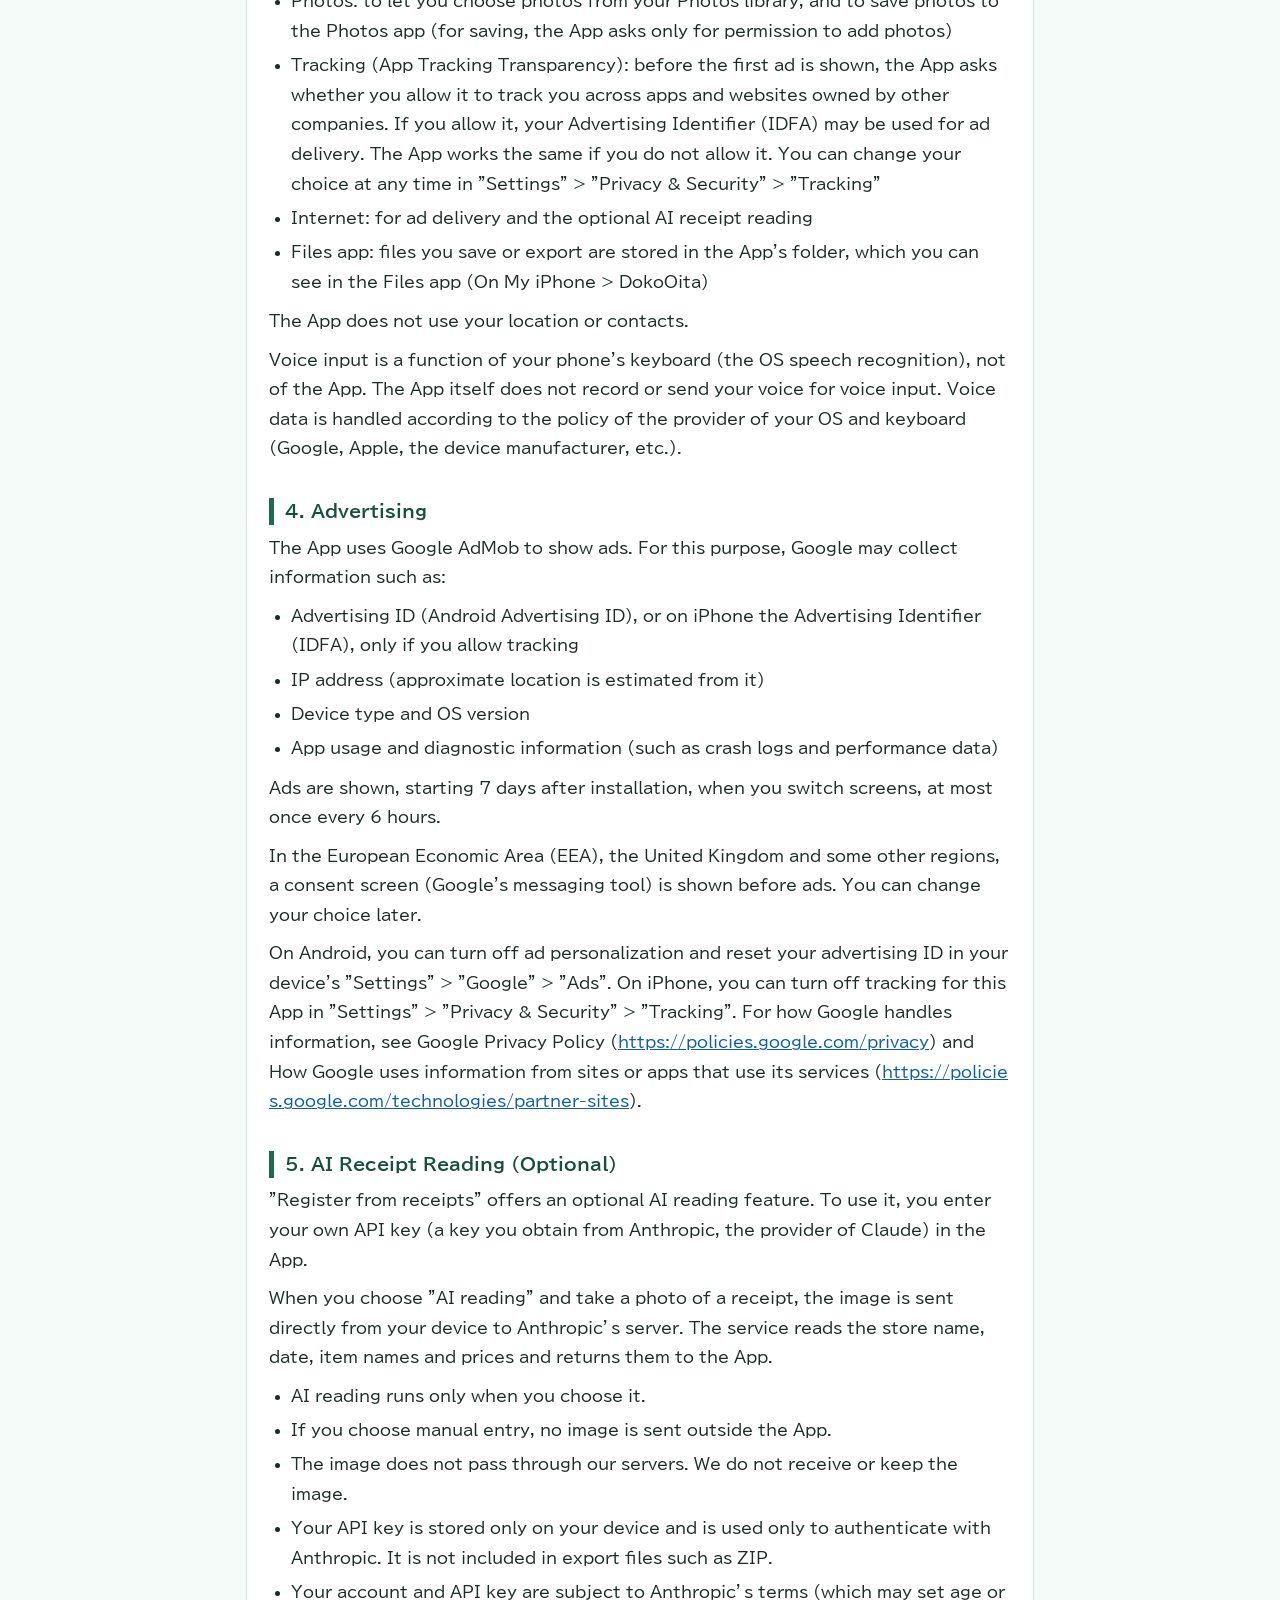
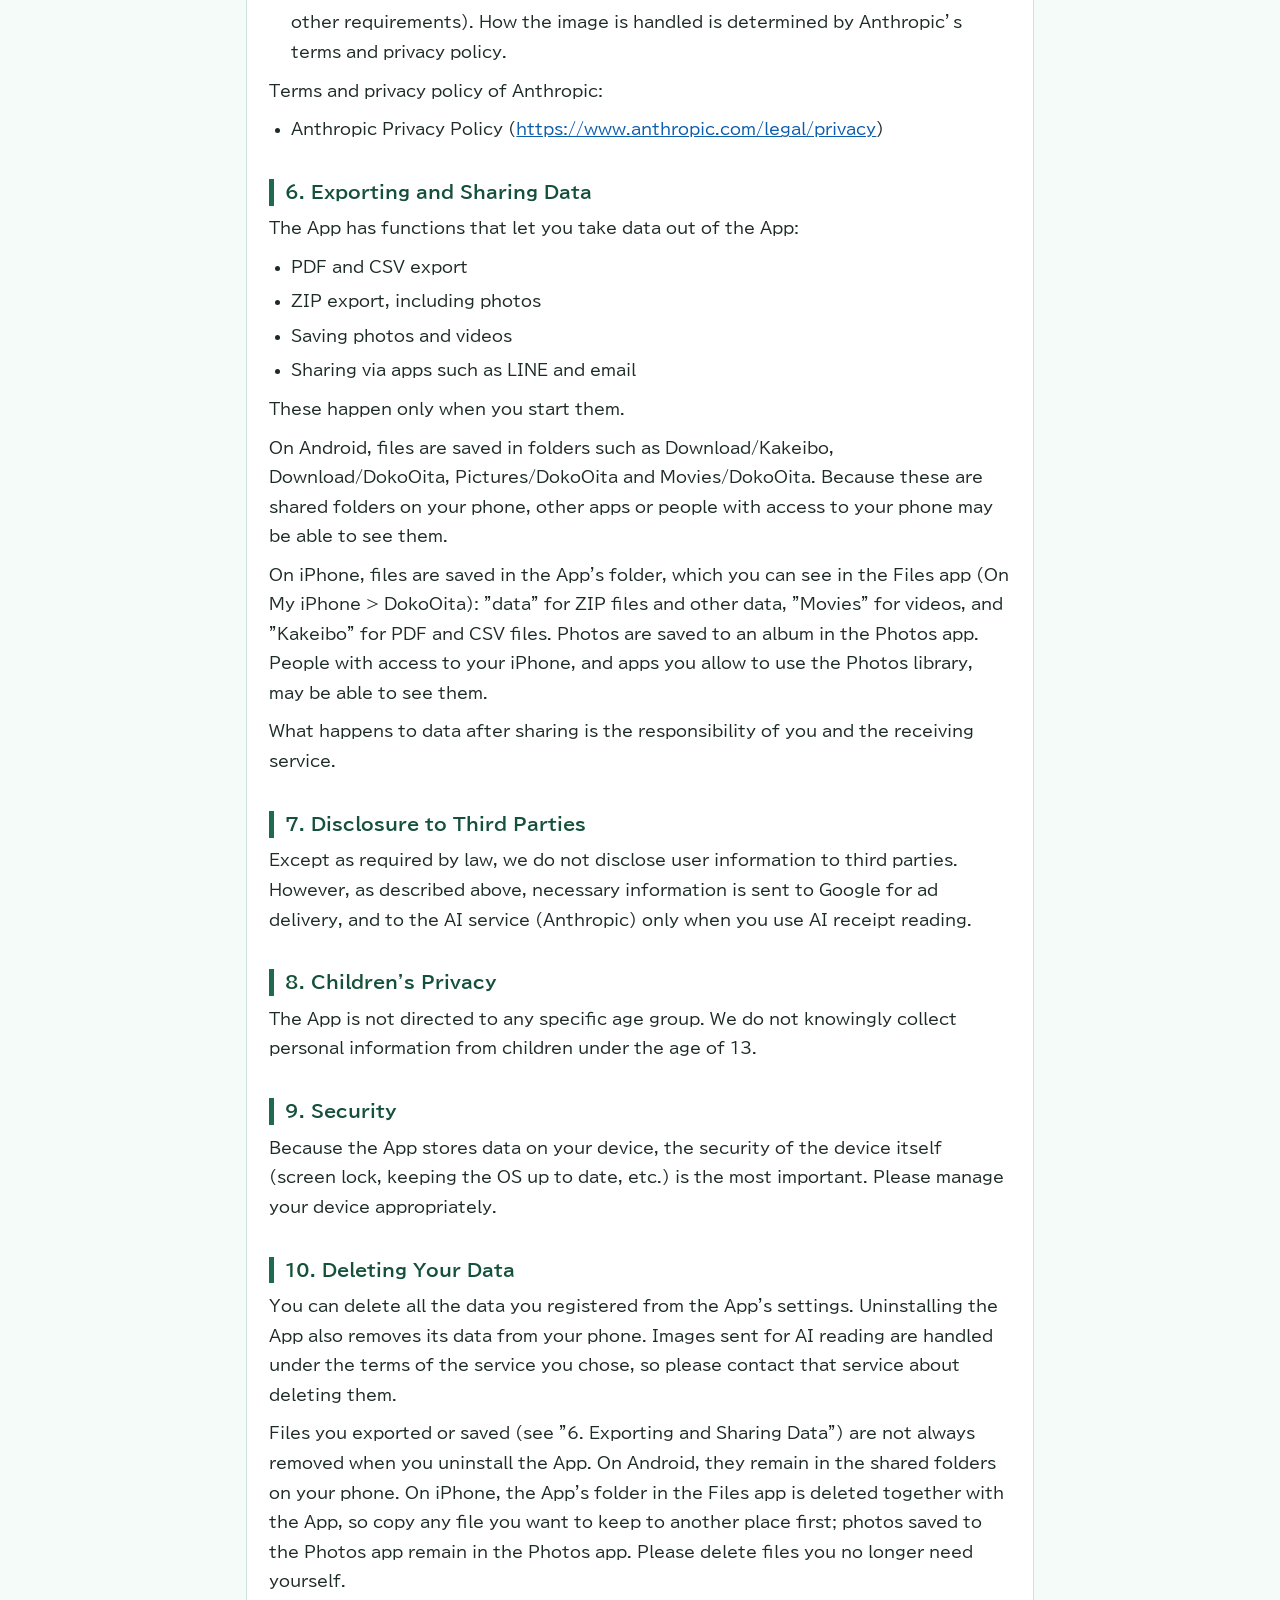
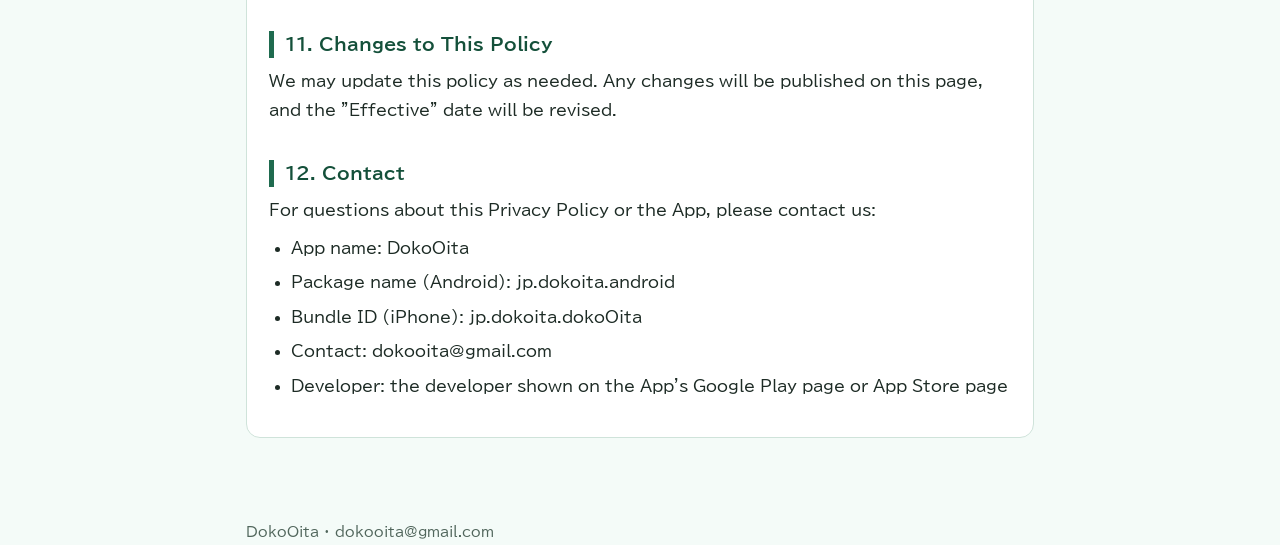
<file: privacy.html>
<!DOCTYPE html>
<html lang="en">
<head>
<meta charset="utf-8">
<meta name="viewport" content="width=device-width, initial-scale=1">
<title>Privacy Policy – DokoOita</title>
<meta name="description" content="DokoOita Privacy Policy (English / 日本語 / 한국어 / 简体中文 / 繁體中文)">
<link rel="icon" href="icon.png">
<link rel="preconnect" href="https://fonts.googleapis.com">
<link rel="preconnect" href="https://fonts.gstatic.com" crossorigin>
<link href="https://fonts.googleapis.com/css2?family=BIZ+UDPGothic:wght@400;700&display=swap" rel="stylesheet">
<style>
:root{--green:#1f6b4f;--green-d:#14503a;--bg:#f4fbf8;--ink:#1d2b25;--line:#cfe3da;--card:#ffffff}
*{box-sizing:border-box}
html{-webkit-text-size-adjust:100%}
body{margin:0;background:var(--bg);color:var(--ink);font-family:"BIZ UDPGothic","Hiragino Kaku Gothic ProN","Yu Gothic","Meiryo","Apple SD Gothic Neo","Malgun Gothic","PingFang SC","Microsoft YaHei","PingFang TC","Microsoft JhengHei","Noto Sans CJK JP","Noto Sans",sans-serif;line-height:1.85;font-size:16px}
.wrap{max-width:820px;margin:0 auto;padding:0 16px 56px}
header.top{background:var(--green);color:#fff}
header.top .in{max-width:820px;margin:0 auto;padding:14px 16px;display:flex;align-items:center;gap:12px}
header.top img{width:40px;height:40px;border-radius:9px;background:#fff}
header.top .name{font-weight:700;font-size:1.15rem;letter-spacing:.02em}
nav.langs{position:sticky;top:0;z-index:5;background:var(--bg);border-bottom:1px solid var(--line)}
nav.langs .in{max-width:820px;margin:0 auto;padding:10px 16px;display:flex;flex-wrap:wrap;gap:8px}
nav.langs button{font:inherit;font-size:.95rem;border:1.5px solid var(--green);background:#fff;color:var(--green-d);border-radius:999px;padding:6px 16px;cursor:pointer;min-height:40px}
nav.langs button[aria-pressed="true"]{background:var(--green);color:#fff}
nav.langs button:focus-visible{outline:3px solid #f2b705;outline-offset:2px}
.policy{background:var(--card);border:1px solid var(--line);border-radius:14px;margin-top:20px;padding:8px 22px 26px}
.policy h1{font-size:1.5rem;line-height:1.4;color:var(--green-d);margin:.9em 0 .2em;padding-bottom:.35em;border-bottom:3px solid var(--green)}
.policy h2{font-size:1.12rem;line-height:1.5;color:var(--green-d);margin:1.9em 0 .4em;padding-left:.6em;border-left:5px solid var(--green)}
.policy h3{font-size:1rem;margin:1.2em 0 .2em;color:var(--green-d)}
.policy p{margin:.55em 0}
.policy p.date{color:#51665c;font-size:.93rem}
.policy ul{margin:.4em 0 .6em;padding-left:1.4em}
.policy li{margin:.3em 0}
.policy a{color:#0b5cad;word-break:break-all}
footer{max-width:820px;margin:26px auto 0;padding:0 16px;color:#51665c;font-size:.85rem}
@media (max-width:480px){.policy{padding:4px 14px 20px}.policy h1{font-size:1.3rem}}
noscript .policy{display:block}
</style>
</head>
<body>
<header class="top"><div class="in"><img src="icon.png" alt="" width="40" height="40"><span class="name">DokoOita</span></div></header>
<nav class="langs" aria-label="Language"><div class="in"><button type="button" data-lang="en" lang="en">English</button><button type="button" data-lang="ja" lang="ja">日本語</button><button type="button" data-lang="ko" lang="ko">한국어</button><button type="button" data-lang="zh-Hans" lang="zh-Hans">简体中文</button><button type="button" data-lang="zh-Hant" lang="zh-Hant">繁體中文</button></div></nav>
<main class="wrap">
<section id="en" lang="en" class="policy" hidden>
<h1>Privacy Policy – DokoOita</h1>
<p class="date">Effective: October 19, 2026 (updated October 23, 2026 to include the iPhone version)</p>
<p>This Privacy Policy explains how the developer ("we", "us", or "our") handles user information in the application "DokoOita" (the "App") for Android and iPhone.</p>
<h2>1. Information the App Handles</h2>
<p>The App handles the following information.</p>
<h3>Information entered by the user</h3>
<ul>
<li>Photos (taken with the camera, or selected from the gallery on Android / the Photos library on iPhone)</li>
<li>Videos (recorded with the App's camera, including sound)</li>
<li>Text entered by voice input or manually</li>
<li>Numerical data such as dates, prices and quantities</li>
<li>An API key for AI receipt reading (entered by the user)</li>
</ul>
<h3>Information handled automatically</h3>
<ul>
<li>Information related to ad delivery (see "4. Advertising")</li>
</ul>
<p>We do not collect names, addresses, phone numbers, location, or similar information through the App. No account is required.</p>
<h2>2. Where Your Data Is Stored</h2>
<p>Everything you enter in the App (photos, videos, text, budget entries, receipts, shopping memos, end-of-life records, and so on) is stored only on your device. We do not send this data to our servers, and we do not receive or keep it.</p>
<p>On Android, depending on your device's backup settings, Android's own mechanisms (such as Google backup) may save app data to your Google account. On iPhone, if you use iCloud Backup or a computer backup of your iPhone, the App's data may be included in it. These depend on your own settings and are handled by Google or Apple; we do not receive them and cannot see them.</p>
<h2>3. Permissions the App Uses</h2>
<h3>Android</h3>
<ul>
<li>Camera: to take photos and record videos</li>
<li>Microphone: to record sound when recording videos</li>
<li>Internet: for ad delivery and the optional AI receipt reading</li>
<li>Advertising ID: for ad delivery (see "4. Advertising")</li>
<li>Write to storage: on Android 9 and earlier only, to save files to folders such as Download and Pictures</li>
</ul>
<h3>iPhone</h3>
<ul>
<li>Camera: to take photos and record videos</li>
<li>Microphone: to record sound when recording videos</li>
<li>Photos: to let you choose photos from your Photos library, and to save photos to the Photos app (for saving, the App asks only for permission to add photos)</li>
<li>Tracking (App Tracking Transparency): before the first ad is shown, the App asks whether you allow it to track you across apps and websites owned by other companies. If you allow it, your Advertising Identifier (IDFA) may be used for ad delivery. The App works the same if you do not allow it. You can change your choice at any time in "Settings" &gt; "Privacy &amp; Security" &gt; "Tracking"</li>
<li>Internet: for ad delivery and the optional AI receipt reading</li>
<li>Files app: files you save or export are stored in the App's folder, which you can see in the Files app (On My iPhone &gt; DokoOita)</li>
</ul>
<p>The App does not use your location or contacts.</p>
<p>Voice input is a function of your phone's keyboard (the OS speech recognition), not of the App. The App itself does not record or send your voice for voice input. Voice data is handled according to the policy of the provider of your OS and keyboard (Google, Apple, the device manufacturer, etc.).</p>
<h2>4. Advertising</h2>
<p>The App uses Google AdMob to show ads. For this purpose, Google may collect information such as:</p>
<ul>
<li>Advertising ID (Android Advertising ID), or on iPhone the Advertising Identifier (IDFA), only if you allow tracking</li>
<li>IP address (approximate location is estimated from it)</li>
<li>Device type and OS version</li>
<li>App usage and diagnostic information (such as crash logs and performance data)</li>
</ul>
<p>Ads are shown, starting 7 days after installation, when you switch screens, at most once every 6 hours.</p>
<p>In the European Economic Area (EEA), the United Kingdom and some other regions, a consent screen (Google's messaging tool) is shown before ads. You can change your choice later.</p>
<p>On Android, you can turn off ad personalization and reset your advertising ID in your device's "Settings" &gt; "Google" &gt; "Ads". On iPhone, you can turn off tracking for this App in "Settings" &gt; "Privacy &amp; Security" &gt; "Tracking". For how Google handles information, see Google Privacy Policy (<a href="https://policies.google.com/privacy" rel="noopener">https://policies.google.com/privacy</a>) and How Google uses information from sites or apps that use its services (<a href="https://policies.google.com/technologies/partner-sites" rel="noopener">https://policies.google.com/technologies/partner-sites</a>).</p>
<h2>5. AI Receipt Reading (Optional)</h2>
<p>"Register from receipts" offers an optional AI reading feature. To use it, you enter your own API key (a key you obtain from Anthropic, the provider of Claude) in the App.</p>
<p>When you choose "AI reading" and take a photo of a receipt, the image is sent directly from your device to Anthropic’s server. The service reads the store name, date, item names and prices and returns them to the App.</p>
<ul>
<li>AI reading runs only when you choose it.</li>
<li>If you choose manual entry, no image is sent outside the App.</li>
<li>The image does not pass through our servers. We do not receive or keep the image.</li>
<li>Your API key is stored only on your device and is used only to authenticate with Anthropic. It is not included in export files such as ZIP.</li>
<li>Your account and API key are subject to Anthropic’s terms (which may set age or other requirements). How the image is handled is determined by Anthropic’s terms and privacy policy.</li>
</ul>
<p>Terms and privacy policy of Anthropic:</p>
<ul>
<li>Anthropic Privacy Policy (<a href="https://www.anthropic.com/legal/privacy" rel="noopener">https://www.anthropic.com/legal/privacy</a>)</li>
</ul>
<h2>6. Exporting and Sharing Data</h2>
<p>The App has functions that let you take data out of the App:</p>
<ul>
<li>PDF and CSV export</li>
<li>ZIP export, including photos</li>
<li>Saving photos and videos</li>
<li>Sharing via apps such as LINE and email</li>
</ul>
<p>These happen only when you start them.</p>
<p>On Android, files are saved in folders such as Download/Kakeibo, Download/DokoOita, Pictures/DokoOita and Movies/DokoOita. Because these are shared folders on your phone, other apps or people with access to your phone may be able to see them.</p>
<p>On iPhone, files are saved in the App's folder, which you can see in the Files app (On My iPhone &gt; DokoOita): "data" for ZIP files and other data, "Movies" for videos, and "Kakeibo" for PDF and CSV files. Photos are saved to an album in the Photos app. People with access to your iPhone, and apps you allow to use the Photos library, may be able to see them.</p>
<p>What happens to data after sharing is the responsibility of you and the receiving service.</p>
<h2>7. Disclosure to Third Parties</h2>
<p>Except as required by law, we do not disclose user information to third parties. However, as described above, necessary information is sent to Google for ad delivery, and to the AI service (Anthropic) only when you use AI receipt reading.</p>
<h2>8. Children's Privacy</h2>
<p>The App is not directed to any specific age group. We do not knowingly collect personal information from children under the age of 13.</p>
<h2>9. Security</h2>
<p>Because the App stores data on your device, the security of the device itself (screen lock, keeping the OS up to date, etc.) is the most important. Please manage your device appropriately.</p>
<h2>10. Deleting Your Data</h2>
<p>You can delete all the data you registered from the App's settings. Uninstalling the App also removes its data from your phone. Images sent for AI reading are handled under the terms of the service you chose, so please contact that service about deleting them.</p>
<p>Files you exported or saved (see "6. Exporting and Sharing Data") are not always removed when you uninstall the App. On Android, they remain in the shared folders on your phone. On iPhone, the App's folder in the Files app is deleted together with the App, so copy any file you want to keep to another place first; photos saved to the Photos app remain in the Photos app. Please delete files you no longer need yourself.</p>
<h2>11. Changes to This Policy</h2>
<p>We may update this policy as needed. Any changes will be published on this page, and the "Effective" date will be revised.</p>
<h2>12. Contact</h2>
<p>For questions about this Privacy Policy or the App, please contact us:</p>
<ul>
<li>App name: DokoOita</li>
<li>Package name (Android): jp.dokoita.android</li>
<li>Bundle ID (iPhone): jp.dokoita.dokoOita</li>
<li>Contact: dokooita@gmail.com</li>
<li>Developer: the developer shown on the App's Google Play page or App Store page</li>
</ul>
</section>
<section id="ja" lang="ja" class="policy" hidden>
<h1>プライバシーポリシー – DokoOita</h1>
<p class="date">制定日：2026年10月19日（2026年10月23日に、iPhone版の内容を加えました）</p>
<p>このプライバシーポリシーは、開発者（以下「当方」）が、Android・iPhone向けアプリ「DokoOita」（以下「本アプリ」）で、利用者の情報をどのように取り扱うかを説明するものです。</p>
<h2>1. 本アプリが扱う情報</h2>
<p>本アプリは、次の情報を扱います。</p>
<h3>利用者が入力する情報</h3>
<ul>
<li>写真（カメラで撮影したもの、Androidではギャラリー、iPhoneでは「写真」から選んだもの）</li>
<li>動画（本アプリのカメラで撮影したもの。音声を含みます）</li>
<li>音声入力または手入力した文字</li>
<li>日付・価格・数量などの数値データ</li>
<li>AIによるレシート読み取りに使う、APIキー（利用者が自分で入力するもの）</li>
</ul>
<h3>自動的に扱われる情報</h3>
<ul>
<li>広告の配信に関する情報（「4. 広告」を参照）</li>
</ul>
<p>本アプリを通じて、氏名・住所・電話番号・位置情報などを当方が収集することはありません。アカウント登録は不要です。</p>
<h2>2. データの保存場所</h2>
<p>本アプリに入力した内容（写真・動画・文字・家計簿・レシート・買い物メモ・終活の記録など）は、すべて、利用者の端末の中にだけ保存されます。当方のサーバーへ送られることはなく、当方が受け取ったり保管したりすることはありません。</p>
<p>Androidでは、端末のバックアップ設定によって、Androidの仕組み（Googleバックアップなど）により、アプリのデータがGoogleアカウントに保存されることがあります。iPhoneでは、iCloudバックアップや、パソコンへのiPhoneのバックアップを使っている場合、本アプリのデータもその中に含まれることがあります。これらは、利用者ご自身の設定のもとで、GoogleまたはAppleが取り扱うもので、当方が受け取ることも、見ることもできません。</p>
<h2>3. 本アプリが使う許可（権限）</h2>
<h3>Android</h3>
<ul>
<li>カメラ：写真・動画を撮影するため</li>
<li>マイク：動画を撮影するときに音声を録音するため</li>
<li>インターネット：広告の配信と、任意のAIレシート読み取りのため</li>
<li>広告ID：広告の配信のため（「4. 広告」を参照）</li>
<li>ストレージへの書き込み：Android 9以前のみ。「ダウンロード」「ピクチャ」などのフォルダにファイルを保存するため</li>
</ul>
<h3>iPhone</h3>
<ul>
<li>カメラ：写真・動画を撮影するため</li>
<li>マイク：動画を撮影するときに音声を録音するため</li>
<li>写真：「写真」から写真を選ぶため、および写真を「写真」アプリに保存するため（保存のときは、写真を「追加するだけ」の許可を求めます）</li>
<li>トラッキング（App Tracking Transparency）：最初の広告を表示する前に、他社のアプリやWebサイトをまたいで利用者を追跡（トラッキング）することを許可するか、お尋ねします。許可した場合、広告配信のために、広告用の識別子（IDFA）が使われることがあります。許可しなくても、本アプリは同じように使えます。選択は、いつでも「設定」→「プライバシーとセキュリティ」→「トラッキング」で変更できます</li>
<li>インターネット：広告の配信と、任意のAIレシート読み取りのため</li>
<li>「ファイル」アプリ：保存・書き出したファイルは、本アプリのフォルダ（「ファイル」アプリの「このiPhone内」→「DokoOita」で見られます）に保存されます</li>
</ul>
<p>位置情報・連絡先は使いません。</p>
<p>音声入力は、本アプリの機能ではなく、お使いのスマートフォンのキーボード（OSの音声認識）の機能です。本アプリ自身が、音声入力のために声を録音したり送信したりすることはありません。音声データは、OS・キーボードの提供元（Google、Apple、端末メーカーなど）の方針に従って扱われます。</p>
<h2>4. 広告</h2>
<p>本アプリは、広告の表示にGoogle AdMobを使います。このため、Googleが、次のような情報を収集することがあります。</p>
<ul>
<li>広告ID（Androidの広告ID）。iPhoneでは、トラッキングを許可した場合に限り、広告用の識別子（IDFA）</li>
<li>IPアドレス（そこから、おおよその位置が推定されます）</li>
<li>端末の種類とOSのバージョン</li>
<li>アプリの利用状況と診断情報（クラッシュログ、パフォーマンスのデータなど）</li>
</ul>
<p>広告は、インストールから7日後から、画面を切り替えたときに、6時間に1回までの間隔で表示されます。</p>
<p>欧州経済領域（EEA）、英国、その他の一部の地域では、広告の前に、同意の画面（Googleのメッセージ用ツール）が表示されます。選択は、あとから変更できます。</p>
<p>Androidでは、端末の「設定」→「Google」→「広告」で、広告のパーソナライズをオフにしたり、広告IDをリセットしたりできます。iPhoneでは、「設定」→「プライバシーとセキュリティ」→「トラッキング」で、本アプリのトラッキングをオフにできます。Googleでの情報の取り扱いは、Googleのプライバシーポリシー（<a href="https://policies.google.com/privacy" rel="noopener">https://policies.google.com/privacy</a>）と、「Googleのサービスを使用するサイトやアプリから収集した情報のGoogleによる使用」（<a href="https://policies.google.com/technologies/partner-sites" rel="noopener">https://policies.google.com/technologies/partner-sites</a>）をご覧ください。</p>
<h2>5. AIによるレシート読み取り（任意）</h2>
<p>「レシート登録」には、任意で使えるAI読み取りの機能があります。使うには、利用者ご自身のAnthropic（Claude）のAPIキー（Anthropicから取得するキー）を、本アプリに入力します。</p>
<p>「AI読み取り」を選んで、レシートを撮影すると、その画像は、利用者の端末から、Anthropicのサーバーへ、直接送られます。サービスは、店名・日付・品名・価格を読み取り、本アプリへ返します。</p>
<ul>
<li>AI読み取りは、利用者が選んだときだけ動きます。</li>
<li>手入力を選んだ場合、画像が本アプリの外へ送られることはありません。</li>
<li>画像は、当方のサーバーを通りません。当方が画像を受け取ったり保管したりすることはありません。</li>
<li>APIキーは、端末の中にだけ保存し、Anthropicの認証にだけ使います。ZIPなどの書き出しファイルには含まれません。</li>
<li>利用者のアカウントとAPIキーには、Anthropicの利用規約が適用されます（年齢などの条件が定められていることがあります）。画像の取り扱いは、Anthropicの利用規約とプライバシーポリシーによって決まります。</li>
</ul>
<p>Anthropicの規約とプライバシーポリシー：</p>
<ul>
<li>Anthropicのプライバシーポリシー（<a href="https://www.anthropic.com/legal/privacy" rel="noopener">https://www.anthropic.com/legal/privacy</a>）</li>
</ul>
<h2>6. データの書き出しと共有</h2>
<p>本アプリには、データを本アプリの外へ取り出す機能があります。</p>
<ul>
<li>PDF・CSVの書き出し</li>
<li>写真を含むZIPの書き出し</li>
<li>写真・動画の保存</li>
<li>LINE・メールなどのアプリでの共有</li>
</ul>
<p>これらは、利用者が操作したときだけ行われます。</p>
<p>Androidでは、ファイルは「Download/Kakeibo」「Download/DokoOita」「Pictures/DokoOita」「Movies/DokoOita」などのフォルダに保存されます。これらは端末の共有フォルダなので、他のアプリや、端末を使える人が見られることがあります。</p>
<p>iPhoneでは、ファイルは、本アプリのフォルダ（「ファイル」アプリの「このiPhone内」→「DokoOita」で見られます）に保存されます。ZIPなどのデータは「data」、動画は「Movies」、PDF・CSVは「Kakeibo」です。写真は、「写真」アプリのアルバムに保存されます。iPhoneを使える人や、「写真」へのアクセスを許可したアプリが、見られることがあります。</p>
<p>共有したあとのデータの扱いは、利用者と、受け取る側のサービスの責任になります。</p>
<h2>7. 第三者への提供</h2>
<p>法令に基づく場合を除き、当方が、利用者の情報を第三者に提供することはありません。ただし、前記のとおり、広告の配信のために必要な情報はGoogleに、AIレシート読み取りを使った場合に限り、必要な情報はAIサービス（Anthropic）に、送られます。</p>
<h2>8. お子様のプライバシー</h2>
<p>本アプリは、特定の年齢の方だけを対象としたものではありません。13歳未満のお子様の個人情報を、当方が意図して収集することはありません。</p>
<h2>9. 安全のために</h2>
<p>本アプリは、情報を端末の中に保存するため、端末自体の管理（画面ロックの設定、OSを最新に保つことなど）が、いちばん大切です。端末を適切に管理してください。</p>
<h2>10. データの削除</h2>
<p>本アプリの設定から、登録したデータをすべて削除できます。本アプリを削除（アンインストール）すると、アプリの中のデータも、端末から消えます。AI読み取りのために送った画像は、選んだサービスの規約に従って扱われるため、その削除は、各サービスにお問い合わせください。</p>
<p>書き出したり保存したりしたファイル（「6. データの書き出しと共有」を参照）は、アプリを削除しても、すべてが消えるとは限りません。Androidでは、端末の共有フォルダに残ります。iPhoneでは、「ファイル」アプリの中の本アプリのフォルダは、アプリを削除すると一緒に消えますので、残したいファイルは、先に別の場所へコピーしてください。「写真」アプリに保存した写真は、「写真」アプリに残ります。不要になったファイルは、ご自身で削除してください。</p>
<h2>11. このポリシーの変更</h2>
<p>必要に応じて、このポリシーを更新することがあります。変更した場合は、このページでお知らせし、「制定日」の表示を改めます。</p>
<h2>12. お問い合わせ</h2>
<p>このプライバシーポリシーや本アプリについてのお問い合わせは、次へお願いします。</p>
<ul>
<li>アプリ名：DokoOita</li>
<li>パッケージ名（Android）：jp.dokoita.android</li>
<li>バンドルID（iPhone）：jp.dokoita.dokoOita</li>
<li>連絡先：dokooita@gmail.com</li>
<li>開発者：本アプリのGoogle Playのページ、またはApp Storeのページに表示されている開発者</li>
</ul>
</section>
<section id="ko" lang="ko" class="policy" hidden>
<h1>개인정보 처리방침 – DokoOita</h1>
<p class="date">제정일: 2026년 10월 19일 (2026년 10월 23일에 iPhone 버전 내용을 추가했습니다)</p>
<p>본 개인정보 처리방침은 개발자(이하 “당사”)가 Android・iPhone용 앱 “DokoOita”(이하 “앱”)에서 이용자의 정보를 어떻게 다루는지 설명합니다.</p>
<h2>1. 앱이 다루는 정보</h2>
<p>앱은 다음 정보를 다룹니다.</p>
<h3>이용자가 입력하는 정보</h3>
<ul>
<li>사진(카메라로 촬영한 것, Android에서는 갤러리, iPhone에서는 “사진”에서 선택한 것)</li>
<li>동영상(앱의 카메라로 촬영한 것, 소리 포함)</li>
<li>음성 입력 또는 직접 입력한 문자</li>
<li>날짜・가격・수량 등의 숫자 데이터</li>
<li>AI 영수증 인식에 사용하는 API 키(이용자가 직접 입력)</li>
</ul>
<h3>자동으로 처리되는 정보</h3>
<ul>
<li>광고 게재와 관련된 정보(“4. 광고” 참조)</li>
</ul>
<p>당사는 앱을 통해 이름・주소・전화번호・위치 정보 등을 수집하지 않습니다. 계정 등록은 필요 없습니다.</p>
<h2>2. 데이터 저장 위치</h2>
<p>앱에 입력한 모든 내용(사진・동영상・문자・가계부・영수증・쇼핑 메모・종활 기록 등)은 이용자의 기기 안에만 저장됩니다. 당사 서버로 전송되지 않으며, 당사가 받거나 보관하지 않습니다.</p>
<p>Android에서는 기기의 백업 설정에 따라 Android의 기능(Google 백업 등)으로 앱 데이터가 Google 계정에 저장될 수 있습니다. iPhone에서는 iCloud 백업이나 컴퓨터로의 iPhone 백업을 사용하는 경우 앱 데이터가 그 안에 포함될 수 있습니다. 이는 이용자 본인의 설정에 따라 Google 또는 Apple이 처리하는 것이며, 당사는 받지도 볼 수도 없습니다.</p>
<h2>3. 앱이 사용하는 권한</h2>
<h3>Android</h3>
<ul>
<li>카메라: 사진・동영상을 촬영하기 위해</li>
<li>마이크: 동영상 촬영 시 소리를 녹음하기 위해</li>
<li>인터넷: 광고 게재와 선택 사항인 AI 영수증 인식을 위해</li>
<li>광고 ID: 광고 게재를 위해(“4. 광고” 참조)</li>
<li>저장소 쓰기: Android 9 이하에서만, “다운로드”, “사진” 등의 폴더에 파일을 저장하기 위해</li>
</ul>
<h3>iPhone</h3>
<ul>
<li>카메라: 사진・동영상을 촬영하기 위해</li>
<li>마이크: 동영상 촬영 시 소리를 녹음하기 위해</li>
<li>사진: “사진”에서 사진을 선택하기 위해, 그리고 사진을 “사진” 앱에 저장하기 위해(저장할 때는 사진을 “추가만 하는” 권한을 요청합니다)</li>
<li>추적(App Tracking Transparency): 첫 광고를 표시하기 전에, 다른 회사의 앱과 웹사이트에 걸쳐 이용자를 추적하는 것을 허용할지 묻습니다. 허용하면 광고 게재를 위해 광고 식별자(IDFA)가 사용될 수 있습니다. 허용하지 않아도 앱은 동일하게 사용할 수 있습니다. 선택은 언제든 “설정” &gt; “개인정보 보호 및 보안” &gt; “추적”에서 변경할 수 있습니다</li>
<li>인터넷: 광고 게재와 선택 사항인 AI 영수증 인식을 위해</li>
<li>“파일” 앱: 저장・내보낸 파일은 앱 전용 폴더(“파일” 앱의 “나의 iPhone” &gt; “DokoOita”에서 볼 수 있음)에 저장됩니다</li>
</ul>
<p>위치 정보와 연락처는 사용하지 않습니다.</p>
<p>음성 입력은 앱의 기능이 아니라 스마트폰 키보드(OS의 음성 인식)의 기능입니다. 앱 자체가 음성 입력을 위해 음성을 녹음하거나 전송하지 않습니다. 음성 데이터는 OS・키보드 제공업체(Google, Apple, 기기 제조사 등)의 방침에 따라 처리됩니다.</p>
<h2>4. 광고</h2>
<p>앱은 광고 표시에 Google AdMob을 사용합니다. 이를 위해 Google이 다음과 같은 정보를 수집할 수 있습니다.</p>
<ul>
<li>광고 ID(Android 광고 ID). iPhone에서는 추적을 허용한 경우에 한해 광고 식별자(IDFA)</li>
<li>IP 주소(이를 통해 대략적인 위치가 추정됩니다)</li>
<li>기기 종류와 OS 버전</li>
<li>앱 사용 현황과 진단 정보(충돌 로그, 성능 데이터 등)</li>
</ul>
<p>광고는 설치 후 7일이 지난 시점부터, 화면을 전환할 때, 6시간에 1회까지의 간격으로 표시됩니다.</p>
<p>유럽경제지역(EEA), 영국 및 일부 지역에서는 광고에 앞서 동의 화면(Google의 메시지 도구)이 표시됩니다. 선택은 나중에 변경할 수 있습니다.</p>
<p>Android에서는 기기의 “설정” &gt; “Google” &gt; “광고”에서 광고 맞춤 설정을 끄거나 광고 ID를 재설정할 수 있습니다. iPhone에서는 “설정” &gt; “개인정보 보호 및 보안” &gt; “추적”에서 이 앱의 추적을 끌 수 있습니다. Google의 정보 처리에 대해서는 Google 개인정보처리방침(<a href="https://policies.google.com/privacy" rel="noopener">https://policies.google.com/privacy</a>)과 “Google 서비스를 사용하는 사이트 또는 앱에서 Google이 정보를 사용하는 방법”(<a href="https://policies.google.com/technologies/partner-sites" rel="noopener">https://policies.google.com/technologies/partner-sites</a>)을 참조하세요.</p>
<h2>5. AI 영수증 인식(선택 사항)</h2>
<p>“영수증 등록”에는 선택해서 사용할 수 있는 AI 인식 기능이 있습니다. 사용하려면 이용자 본인이 Anthropic(Claude)에서 발급받은 API 키를 앱에 입력합니다.</p>
<p>“AI 인식”을 선택하고 영수증을 촬영하면 그 이미지는 이용자의 기기에서 Anthropic의 서버로 직접 전송됩니다. 서비스는 상호명・날짜・품목명・가격을 읽어 앱에 돌려줍니다.</p>
<ul>
<li>AI 인식은 이용자가 선택한 경우에만 작동합니다.</li>
<li>직접 입력을 선택한 경우 이미지가 앱 밖으로 전송되지 않습니다.</li>
<li>이미지는 당사 서버를 거치지 않습니다. 당사가 이미지를 받거나 보관하지 않습니다.</li>
<li>API 키는 기기 안에만 저장되며 Anthropic의 인증에만 사용됩니다. ZIP 등 내보내기 파일에는 포함되지 않습니다.</li>
<li>이용자의 계정과 API 키에는 Anthropic의 이용약관이 적용됩니다(연령 등의 조건이 정해져 있을 수 있습니다). 이미지의 처리 방식은 Anthropic의 이용약관과 개인정보처리방침에 따라 정해집니다.</li>
</ul>
<p>Anthropic의 약관과 개인정보처리방침:</p>
<ul>
<li>Anthropic 개인정보처리방침(<a href="https://www.anthropic.com/legal/privacy" rel="noopener">https://www.anthropic.com/legal/privacy</a>)</li>
</ul>
<h2>6. 데이터 내보내기와 공유</h2>
<p>앱에는 데이터를 앱 밖으로 꺼내는 기능이 있습니다.</p>
<ul>
<li>PDF・CSV 내보내기</li>
<li>사진을 포함한 ZIP 내보내기</li>
<li>사진・동영상 저장</li>
<li>LINE・이메일 등의 앱으로 공유</li>
</ul>
<p>이러한 기능은 이용자가 조작했을 때만 실행됩니다.</p>
<p>Android에서는 파일이 “Download/Kakeibo”, “Download/DokoOita”, “Pictures/DokoOita”, “Movies/DokoOita” 등의 폴더에 저장됩니다. 이 폴더들은 기기의 공유 폴더이므로 다른 앱이나 기기를 사용할 수 있는 사람이 볼 수 있습니다.</p>
<p>iPhone에서는 파일이 앱 전용 폴더(“파일” 앱의 “나의 iPhone” &gt; “DokoOita”에서 볼 수 있음)에 저장됩니다. ZIP 등의 데이터는 “data”, 동영상은 “Movies”, PDF・CSV는 “Kakeibo”입니다. 사진은 “사진” 앱의 앨범에 저장됩니다. iPhone을 사용할 수 있는 사람이나 “사진” 접근을 허용한 앱이 볼 수 있습니다.</p>
<p>공유한 이후의 데이터 처리는 이용자와 받는 서비스의 책임입니다.</p>
<h2>7. 제3자 제공</h2>
<p>법령에 따른 경우를 제외하고, 당사는 이용자의 정보를 제3자에게 제공하지 않습니다. 다만 위에서 설명한 대로 광고 게재에 필요한 정보는 Google에, AI 영수증 인식을 사용한 경우에 한해 필요한 정보는 AI 서비스(Anthropic)에 전송됩니다.</p>
<h2>8. 어린이의 개인정보</h2>
<p>앱은 특정 연령층만을 대상으로 하지 않습니다. 당사는 13세 미만 어린이의 개인정보를 의도적으로 수집하지 않습니다.</p>
<h2>9. 보안</h2>
<p>앱은 정보를 기기 안에 저장하므로 기기 자체의 관리(화면 잠금 설정, OS 최신 상태 유지 등)가 가장 중요합니다. 기기를 적절히 관리해 주세요.</p>
<h2>10. 데이터 삭제</h2>
<p>앱의 설정에서 등록한 모든 데이터를 삭제할 수 있습니다. 앱을 삭제(제거)하면 앱 안의 데이터도 기기에서 사라집니다. AI 인식을 위해 전송한 이미지는 선택한 서비스의 약관에 따라 처리되므로, 삭제에 대해서는 해당 서비스에 문의해 주세요.</p>
<p>내보내거나 저장한 파일(“6. 데이터 내보내기와 공유” 참조)은 앱을 삭제해도 모두 사라지는 것은 아닙니다. Android에서는 기기의 공유 폴더에 남습니다. iPhone에서는 “파일” 앱의 앱 폴더가 앱과 함께 삭제되므로, 남기고 싶은 파일은 먼저 다른 곳에 복사해 주세요. “사진” 앱에 저장한 사진은 “사진” 앱에 남습니다. 필요 없어진 파일은 직접 삭제해 주세요.</p>
<h2>11. 방침의 변경</h2>
<p>필요에 따라 본 방침을 변경할 수 있습니다. 변경하는 경우 이 페이지에서 알려 드리며 “제정일” 표시를 고칩니다.</p>
<h2>12. 문의</h2>
<p>본 개인정보 처리방침이나 앱에 대한 문의는 아래로 부탁드립니다.</p>
<ul>
<li>앱 이름: DokoOita</li>
<li>패키지 이름(Android): jp.dokoita.android</li>
<li>번들 ID(iPhone): jp.dokoita.dokoOita</li>
<li>연락처: dokooita@gmail.com</li>
<li>개발자: 앱의 Google Play 페이지 또는 App Store 페이지에 표시된 개발자</li>
</ul>
</section>
<section id="zh-Hans" lang="zh-Hans" class="policy" hidden>
<h1>隐私政策 – DokoOita</h1>
<p class="date">制定日期：2026年10月19日（2026年10月23日增加了 iPhone 版本的内容）</p>
<p>本隐私政策说明开发者（以下简称“我们”）如何在 Android 和 iPhone 应用“DokoOita”（以下简称“本应用”）中处理用户的信息。</p>
<h2>1. 本应用处理的信息</h2>
<p>本应用处理以下信息。</p>
<h3>用户输入的信息</h3>
<ul>
<li>照片（用相机拍摄的，或在 Android 上从相册、在 iPhone 上从“照片”中选择的）</li>
<li>视频（用本应用的相机拍摄，包含声音）</li>
<li>通过语音输入或手动输入的文字</li>
<li>日期、价格、数量等数值数据</li>
<li>用于 AI 识别小票的 API 密钥（由用户自行输入）</li>
</ul>
<h3>自动处理的信息</h3>
<ul>
<li>与广告投放相关的信息（参见“4. 广告”）</li>
</ul>
<p>我们不会通过本应用收集姓名、地址、电话号码、位置信息等。无需注册账号。</p>
<h2>2. 数据的保存位置</h2>
<p>您在本应用中输入的所有内容（照片、视频、文字、家庭账簿、小票、购物备忘、人生终末记录等）都只保存在您的设备中。这些数据不会发送到我们的服务器，我们不会接收或保存。</p>
<p>在 Android 上，根据设备的备份设置，应用数据可能通过 Android 的功能（如 Google 备份）保存到您的 Google 账号。在 iPhone 上，如果您使用 iCloud 备份或电脑备份，本应用的数据可能包含在其中。这些均由 Google 或 Apple 按您自己的设置处理，我们不会接收，也无法查看。</p>
<h2>3. 本应用使用的权限</h2>
<h3>Android</h3>
<ul>
<li>相机：用于拍摄照片和视频</li>
<li>麦克风：用于拍摄视频时录制声音</li>
<li>互联网：用于广告投放和可选的 AI 小票识别</li>
<li>广告 ID：用于广告投放（参见“4. 广告”）</li>
<li>写入存储空间：仅限 Android 9 及以下，用于将文件保存到“下载”“图片”等文件夹</li>
</ul>
<h3>iPhone</h3>
<ul>
<li>相机：用于拍摄照片和视频</li>
<li>麦克风：用于拍摄视频时录制声音</li>
<li>照片：用于从“照片”中选择照片，以及将照片保存到“照片”App（保存时，仅请求“添加照片”的权限）</li>
<li>跟踪（App Tracking Transparency）：在首次显示广告之前，本应用会询问您是否允许跨其他公司的应用和网站跟踪您。如果您允许，可能会使用广告标识符（IDFA）来投放广告。即使不允许，本应用也可以照常使用。您可以随时在“设置”&gt;“隐私与安全性”&gt;“跟踪”中更改选择</li>
<li>互联网：用于广告投放和可选的 AI 小票识别</li>
<li>“文件”App：保存或导出的文件存放在本应用的文件夹中（可在“文件”App 的“我的 iPhone”&gt;“DokoOita”中查看）</li>
</ul>
<p>本应用不使用位置信息和通讯录。</p>
<p>语音输入是手机键盘（操作系统的语音识别）的功能，不是本应用的功能。本应用自身不会为语音输入而录制或发送您的声音。语音数据按操作系统和键盘提供方（Google、Apple、设备厂商等）的政策处理。</p>
<h2>4. 广告</h2>
<p>本应用使用 Google AdMob 显示广告。为此，Google 可能会收集以下信息。</p>
<ul>
<li>广告 ID（Android 广告 ID）。在 iPhone 上，仅在您允许跟踪时，才会使用广告标识符（IDFA）</li>
<li>IP 地址（据此估算大致位置）</li>
<li>设备类型和操作系统版本</li>
<li>应用使用情况和诊断信息（崩溃日志、性能数据等）</li>
</ul>
<p>广告从安装后第 7 天开始，在切换画面时显示，间隔最短为 6 小时 1 次。</p>
<p>在欧洲经济区（EEA）、英国及部分其他地区，显示广告前会先显示同意界面（Google 的消息工具）。您之后可以更改选择。</p>
<p>在 Android 上，您可以在设备的“设置”&gt;“Google”&gt;“广告”中关闭广告个性化并重置广告 ID。在 iPhone 上，可在“设置”&gt;“隐私与安全性”&gt;“跟踪”中关闭本应用的跟踪。关于 Google 如何处理信息，请参阅 Google 隐私权政策（<a href="https://policies.google.com/privacy" rel="noopener">https://policies.google.com/privacy</a>）以及“Google 如何使用使用其服务的网站或应用中的信息”（<a href="https://policies.google.com/technologies/partner-sites" rel="noopener">https://policies.google.com/technologies/partner-sites</a>）。</p>
<h2>5. AI 小票识别（可选）</h2>
<p>“登记小票”提供可选的 AI 识别功能。使用时，您需在本应用中输入您自己的 Anthropic（Claude）API 密钥（从 Anthropic 获取的密钥）。</p>
<p>当您选择“AI 识别”并拍摄小票后，该图像会从您的设备直接发送到 Anthropic 的服务器。该服务会读取店名、日期、品名和价格，并返回给本应用。</p>
<ul>
<li>AI 识别仅在您选择时运行。</li>
<li>如果您选择手动输入，图像不会被发送到本应用之外。</li>
<li>图像不会经过我们的服务器。我们不会接收或保存图像。</li>
<li>API 密钥只保存在您的设备中，仅用于 Anthropic 的认证。不会包含在 ZIP 等导出文件中。</li>
<li>您的账号和 API 密钥适用 Anthropic 的使用条款（可能对年龄等有要求）。图像如何处理，取决于 Anthropic 的使用条款和隐私政策。</li>
</ul>
<p>Anthropic 的条款和隐私政策：</p>
<ul>
<li>Anthropic 隐私政策（<a href="https://www.anthropic.com/legal/privacy" rel="noopener">https://www.anthropic.com/legal/privacy</a>）</li>
</ul>
<h2>6. 数据的导出与分享</h2>
<p>本应用具有将数据导出到应用之外的功能。</p>
<ul>
<li>导出 PDF、CSV</li>
<li>导出包含照片的 ZIP</li>
<li>保存照片和视频</li>
<li>通过 LINE、电子邮件等应用分享</li>
</ul>
<p>这些操作仅在您主动执行时进行。</p>
<p>在 Android 上，文件保存在“Download/Kakeibo”“Download/DokoOita”“Pictures/DokoOita”“Movies/DokoOita”等文件夹中。这些是手机的共享文件夹，其他应用或能够使用您手机的人可能会看到。</p>
<p>在 iPhone 上，文件保存在本应用的文件夹中（可在“文件”App 的“我的 iPhone”&gt;“DokoOita”中查看）：ZIP 等数据在“data”，视频在“Movies”，PDF 和 CSV 在“Kakeibo”。照片保存到“照片”App 的相簿中。能够使用您 iPhone 的人，以及您允许访问“照片”的应用，可能会看到这些内容。</p>
<p>分享之后数据如何处理，由您和接收方服务负责。</p>
<h2>7. 向第三方提供</h2>
<p>除法律要求的情况外，我们不会向第三方提供用户信息。但如上所述，广告投放所需的信息会发送给 Google；仅在使用 AI 小票识别时，必要的信息会发送给 AI 服务（Anthropic）。</p>
<h2>8. 儿童隐私</h2>
<p>本应用并非面向特定年龄段的用户。我们不会有意收集 13 岁以下儿童的个人信息。</p>
<h2>9. 安全</h2>
<p>由于本应用将数据保存在您的设备中，设备本身的管理（设置锁屏、保持系统为最新等）最为重要。请妥善管理您的设备。</p>
<h2>10. 数据的删除</h2>
<p>您可以在本应用的设置中删除您登记的全部数据。卸载本应用后，应用内的数据也会从手机中删除。为 AI 识别而发送的图像按所选服务的条款处理，如需删除，请联系该服务。</p>
<p>导出或保存的文件（参见“6. 数据的导出与分享”）在卸载本应用后不一定会全部删除。在 Android 上，它们会保留在手机的共享文件夹中。在 iPhone 上，“文件”App 中本应用的文件夹会随应用一起删除，请先将想保留的文件复制到其他位置；保存到“照片”App 的照片会保留在“照片”App 中。不再需要的文件，请自行删除。</p>
<h2>11. 政策的变更</h2>
<p>我们可能会根据需要更新本政策。如有变更，将在本页面公布，并更新“制定日期”。</p>
<h2>12. 联系方式</h2>
<p>关于本隐私政策或本应用的问题，请联系：</p>
<ul>
<li>应用名称：DokoOita</li>
<li>包名（Android）：jp.dokoita.android</li>
<li>捆绑包 ID（iPhone）：jp.dokoita.dokoOita</li>
<li>联系邮箱：dokooita@gmail.com</li>
<li>开发者：本应用 Google Play 页面或 App Store 页面上显示的开发者</li>
</ul>
</section>
<section id="zh-Hant" lang="zh-Hant" class="policy" hidden>
<h1>隱私權政策 – DokoOita</h1>
<p class="date">制定日期：2026年10月19日（2026年10月23日增加了 iPhone 版本的內容）</p>
<p>本隱私權政策說明開發者（以下簡稱「我們」）如何在 Android 與 iPhone 應用程式「DokoOita」（以下簡稱「本應用程式」）中處理使用者的資訊。</p>
<h2>1. 本應用程式處理的資訊</h2>
<p>本應用程式處理以下資訊。</p>
<h3>使用者輸入的資訊</h3>
<ul>
<li>照片（用相機拍攝的，或在 Android 上從相簿、在 iPhone 上從「照片」中選取的）</li>
<li>影片（用本應用程式的相機拍攝，包含聲音）</li>
<li>以語音輸入或手動輸入的文字</li>
<li>日期、價格、數量等數值資料</li>
<li>用於 AI 辨識收據的 API 金鑰（由使用者自行輸入）</li>
</ul>
<h3>自動處理的資訊</h3>
<ul>
<li>與廣告投放相關的資訊（請參閱「4. 廣告」）</li>
</ul>
<p>我們不會透過本應用程式蒐集姓名、地址、電話號碼、位置資訊等。無需註冊帳號。</p>
<h2>2. 資料的儲存位置</h2>
<p>您在本應用程式中輸入的所有內容（照片、影片、文字、家庭帳簿、收據、購物備忘、人生終末記錄等）都只儲存在您的裝置中。這些資料不會傳送到我們的伺服器，我們不會接收或保存。</p>
<p>在 Android 上，依據裝置的備份設定，應用程式資料可能透過 Android 的功能（如 Google 備份）儲存到您的 Google 帳號。在 iPhone 上，如果您使用 iCloud 備份或電腦備份，本應用程式的資料可能包含在其中。這些均由 Google 或 Apple 依您自己的設定處理，我們不會接收，也無法查看。</p>
<h2>3. 本應用程式使用的權限</h2>
<h3>Android</h3>
<ul>
<li>相機：用於拍攝照片和影片</li>
<li>麥克風：用於拍攝影片時錄製聲音</li>
<li>網際網路：用於廣告投放和選用的 AI 收據辨識</li>
<li>廣告 ID：用於廣告投放（請參閱「4. 廣告」）</li>
<li>寫入儲存空間：僅限 Android 9 及以下，用於將檔案儲存到「下載」「圖片」等資料夾</li>
</ul>
<h3>iPhone</h3>
<ul>
<li>相機：用於拍攝照片和影片</li>
<li>麥克風：用於拍攝影片時錄製聲音</li>
<li>照片：用於從「照片」中選取照片，以及將照片儲存到「照片」App（儲存時，僅要求「新增照片」的權限）</li>
<li>追蹤（App Tracking Transparency）：在首次顯示廣告之前，本應用程式會詢問您是否允許跨其他公司的 App 和網站追蹤您。如果您允許，可能會使用廣告識別碼（IDFA）來投放廣告。即使不允許，本應用程式也可以照常使用。您可以隨時在「設定」&gt;「隱私權與安全性」&gt;「追蹤」中變更選擇</li>
<li>網際網路：用於廣告投放和選用的 AI 收據辨識</li>
<li>「檔案」App：儲存或匯出的檔案存放在本應用程式的資料夾中（可在「檔案」App 的「我的 iPhone」&gt;「DokoOita」中查看）</li>
</ul>
<p>本應用程式不使用位置資訊和聯絡人。</p>
<p>語音輸入是手機鍵盤（作業系統的語音辨識）的功能，不是本應用程式的功能。本應用程式本身不會為語音輸入而錄製或傳送您的聲音。語音資料依作業系統與鍵盤提供者（Google、Apple、裝置製造商等）的政策處理。</p>
<h2>4. 廣告</h2>
<p>本應用程式使用 Google AdMob 顯示廣告。為此，Google 可能會蒐集以下資訊。</p>
<ul>
<li>廣告 ID（Android 廣告 ID）。在 iPhone 上，僅在您允許追蹤時，才會使用廣告識別碼（IDFA）</li>
<li>IP 位址（據此估算大致位置）</li>
<li>裝置類型和作業系統版本</li>
<li>應用程式使用情況和診斷資訊（當機記錄、效能資料等）</li>
</ul>
<p>廣告從安裝後第 7 天開始，在切換畫面時顯示，間隔最短為 6 小時 1 次。</p>
<p>在歐洲經濟區（EEA）、英國及部分其他地區，顯示廣告前會先顯示同意畫面（Google 的訊息工具）。您之後可以變更選擇。</p>
<p>在 Android 上，您可以在裝置的「設定」&gt;「Google」&gt;「廣告」中關閉廣告個人化並重設廣告 ID。在 iPhone 上，可在「設定」&gt;「隱私權與安全性」&gt;「追蹤」中關閉本應用程式的追蹤。關於 Google 如何處理資訊，請參閱 Google 隱私權政策（<a href="https://policies.google.com/privacy" rel="noopener">https://policies.google.com/privacy</a>）以及「Google 如何使用使用其服務的網站或應用程式中的資訊」（<a href="https://policies.google.com/technologies/partner-sites" rel="noopener">https://policies.google.com/technologies/partner-sites</a>）。</p>
<h2>5. AI 收據辨識（選用）</h2>
<p>「登錄收據」提供選用的 AI 辨識功能。使用時，您需在本應用程式中輸入您自己的 Anthropic（Claude）API 金鑰（從 Anthropic 取得的金鑰）。</p>
<p>當您選擇「AI 辨識」並拍攝收據後，該影像會從您的裝置直接傳送到 Anthropic 的伺服器。該服務會讀取店名、日期、品名和價格，並回傳給本應用程式。</p>
<ul>
<li>AI 辨識僅在您選擇時執行。</li>
<li>如果您選擇手動輸入，影像不會被傳送到本應用程式之外。</li>
<li>影像不會經過我們的伺服器。我們不會接收或保存影像。</li>
<li>API 金鑰只儲存在您的裝置中，僅用於 Anthropic 的驗證。不會包含在 ZIP 等匯出檔案中。</li>
<li>您的帳號和 API 金鑰適用 Anthropic 的使用條款（可能對年齡等有要求）。影像如何處理，取決於 Anthropic 的使用條款和隱私權政策。</li>
</ul>
<p>Anthropic 的條款和隱私權政策：</p>
<ul>
<li>Anthropic 隱私權政策（<a href="https://www.anthropic.com/legal/privacy" rel="noopener">https://www.anthropic.com/legal/privacy</a>）</li>
</ul>
<h2>6. 資料的匯出與分享</h2>
<p>本應用程式具有將資料匯出到應用程式之外的功能。</p>
<ul>
<li>匯出 PDF、CSV</li>
<li>匯出包含照片的 ZIP</li>
<li>儲存照片和影片</li>
<li>透過 LINE、電子郵件等應用程式分享</li>
</ul>
<p>這些操作僅在您主動執行時進行。</p>
<p>在 Android 上，檔案儲存在「Download/Kakeibo」「Download/DokoOita」「Pictures/DokoOita」「Movies/DokoOita」等資料夾中。這些是手機的共用資料夾，其他應用程式或能夠使用您手機的人可能會看到。</p>
<p>在 iPhone 上，檔案儲存在本應用程式的資料夾中（可在「檔案」App 的「我的 iPhone」&gt;「DokoOita」中查看）：ZIP 等資料在「data」，影片在「Movies」，PDF 和 CSV 在「Kakeibo」。照片儲存到「照片」App 的相簿中。能夠使用您 iPhone 的人，以及您允許存取「照片」的 App，可能會看到這些內容。</p>
<p>分享之後資料如何處理，由您和接收方服務負責。</p>
<h2>7. 向第三方提供</h2>
<p>除法律要求的情況外，我們不會向第三方提供使用者資訊。但如上所述，廣告投放所需的資訊會傳送給 Google；僅在使用 AI 收據辨識時，必要的資訊會傳送給 AI 服務（Anthropic）。</p>
<h2>8. 兒童隱私</h2>
<p>本應用程式並非針對特定年齡層的使用者。我們不會有意蒐集 13 歲以下兒童的個人資訊。</p>
<h2>9. 安全</h2>
<p>由於本應用程式將資料儲存在您的裝置中，裝置本身的管理（設定螢幕鎖定、保持系統為最新等）最為重要。請妥善管理您的裝置。</p>
<h2>10. 資料的刪除</h2>
<p>您可以在本應用程式的設定中刪除您登錄的全部資料。解除安裝本應用程式後，應用程式內的資料也會從手機中刪除。為 AI 辨識而傳送的影像依所選服務的條款處理，如需刪除，請聯絡該服務。</p>
<p>匯出或儲存的檔案（請參閱「6. 資料的匯出與分享」）在解除安裝本應用程式後不一定會全部刪除。在 Android 上，它們會保留在手機的共用資料夾中。在 iPhone 上，「檔案」App 中本應用程式的資料夾會隨 App 一併刪除，請先將想保留的檔案複製到其他位置；儲存到「照片」App 的照片會保留在「照片」App 中。不再需要的檔案，請自行刪除。</p>
<h2>11. 政策的變更</h2>
<p>我們可能會視需要更新本政策。如有變更，將在本頁面公布，並更新「制定日期」。</p>
<h2>12. 聯絡方式</h2>
<p>關於本隱私權政策或本應用程式的問題，請聯絡：</p>
<ul>
<li>應用程式名稱：DokoOita</li>
<li>套件名稱（Android）：jp.dokoita.android</li>
<li>套件識別碼（iPhone）：jp.dokoita.dokoOita</li>
<li>聯絡信箱：dokooita@gmail.com</li>
<li>開發者：本應用程式 Google Play 頁面或 App Store 頁面上顯示的開發者</li>
</ul>
</section>
<noscript><style>.policy[hidden]{display:block !important}</style></noscript>
</main>
<footer>DokoOita &middot; dokooita@gmail.com</footer>
<script>
(function(){
  var codes=["en","ja","ko","zh-Hans","zh-Hant"];
  var titles={"en":"Privacy Policy – DokoOita","ja":"プライバシーポリシー – DokoOita","ko":"개인정보 처리방침 – DokoOita","zh-Hans":"隐私政策 – DokoOita","zh-Hant":"隱私權政策 – DokoOita"};
  function pick(){
    var q=(location.search.match(/[?&]lang=([^&]+)/)||[])[1];
    var h=(location.hash||"").replace("#","");
    var want=(h||q||"");
    var low=want.toLowerCase();
    for(var i=0;i<codes.length;i++){ if(codes[i].toLowerCase()===low) return codes[i]; }
    var n=((navigator.languages&&navigator.languages[0])||navigator.language||"en").toLowerCase();
    if(n.indexOf("ja")===0) return "ja";
    if(n.indexOf("ko")===0) return "ko";
    if(n.indexOf("zh")===0){
      if(/hant|tw|hk|mo/.test(n)) return "zh-Hant";
      return "zh-Hans";
    }
    return "en";
  }
  function show(code,push){
    codes.forEach(function(c){
      var s=document.getElementById(c); if(s) s.hidden=(c!==code);
    });
    var bs=document.querySelectorAll("nav.langs button");
    for(var i=0;i<bs.length;i++){ bs[i].setAttribute("aria-pressed", bs[i].getAttribute("data-lang")===code ? "true":"false"); }
    document.documentElement.lang=code;
    document.title=titles[code];
    if(push){ try{ history.replaceState(null,"","#"+code); }catch(e){ location.hash="#"+code; } }
  }
  var bs=document.querySelectorAll("nav.langs button");
  for(var i=0;i<bs.length;i++){
    bs[i].addEventListener("click",function(){ show(this.getAttribute("data-lang"),true); window.scrollTo(0,0); });
  }
  window.addEventListener("hashchange",function(){ show(pick(),false); });
  show(pick(),false);
})();
</script>
</body>
</html>
</file>
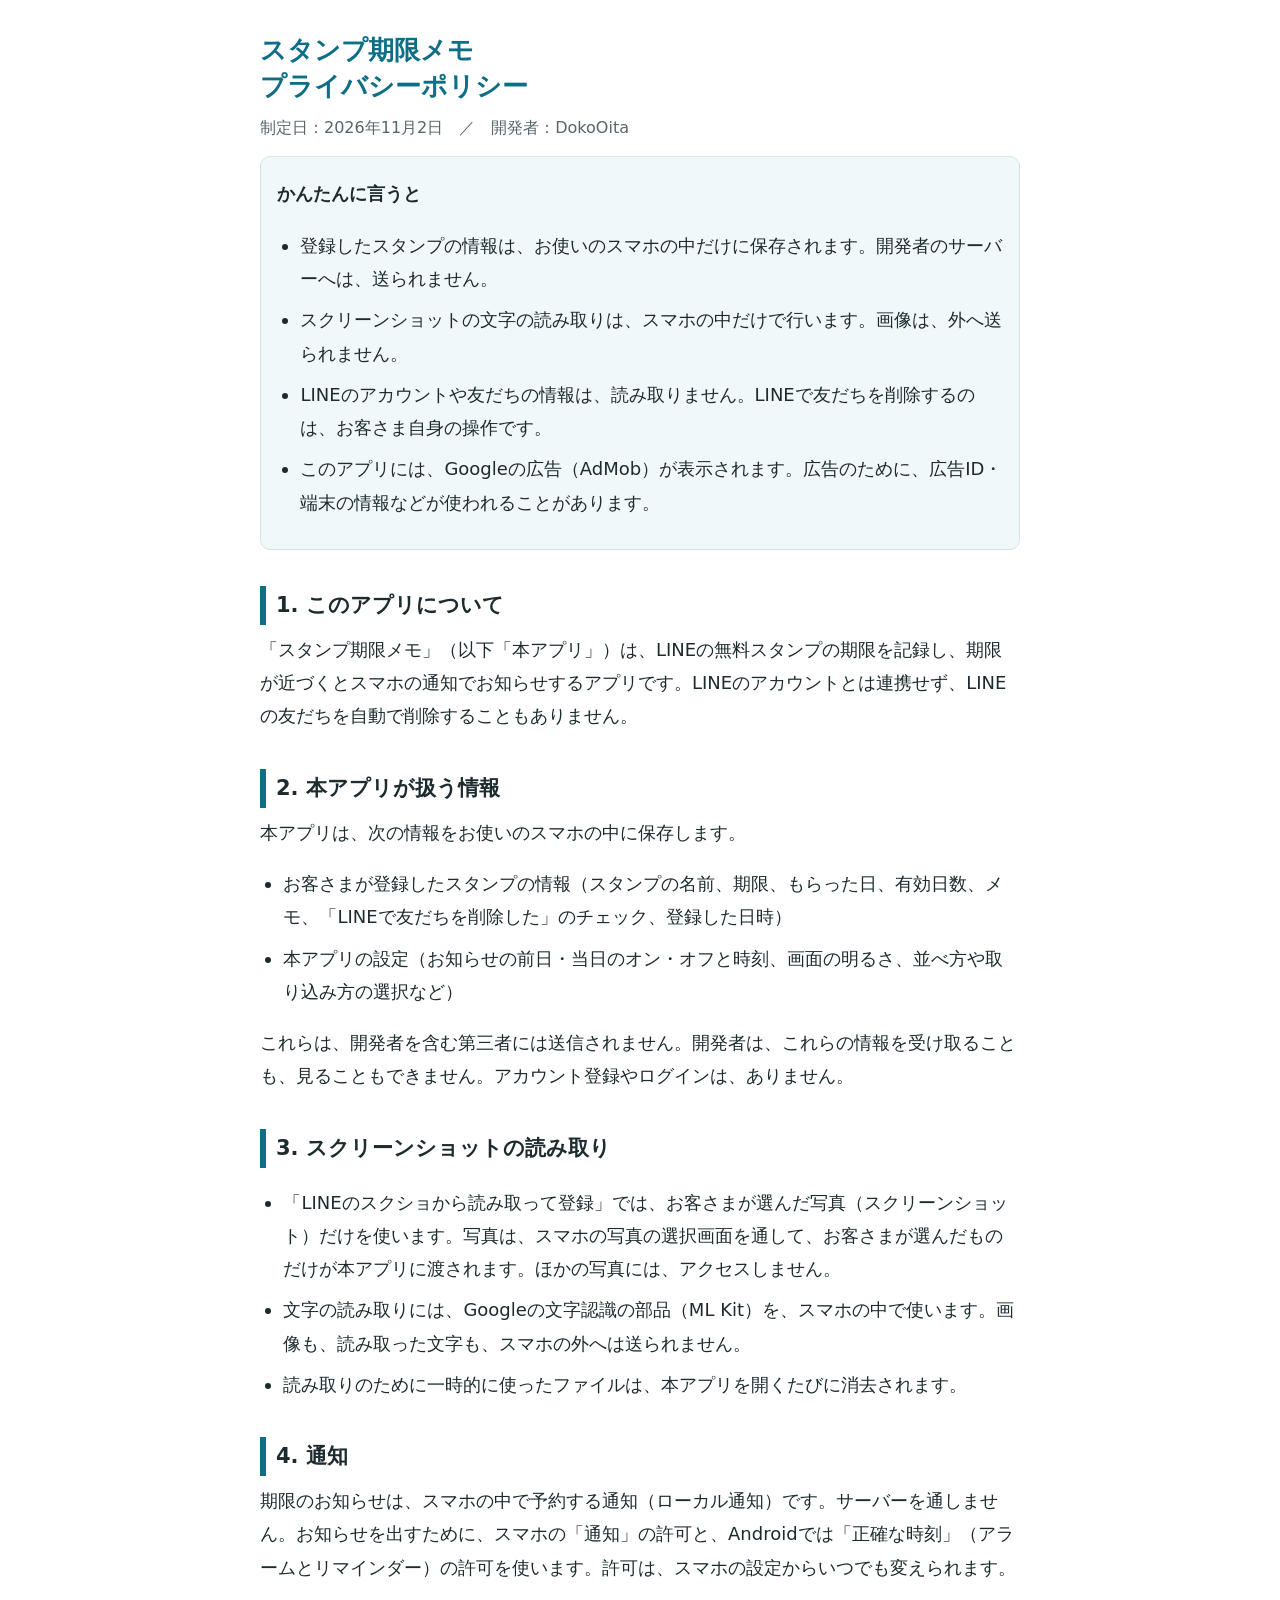
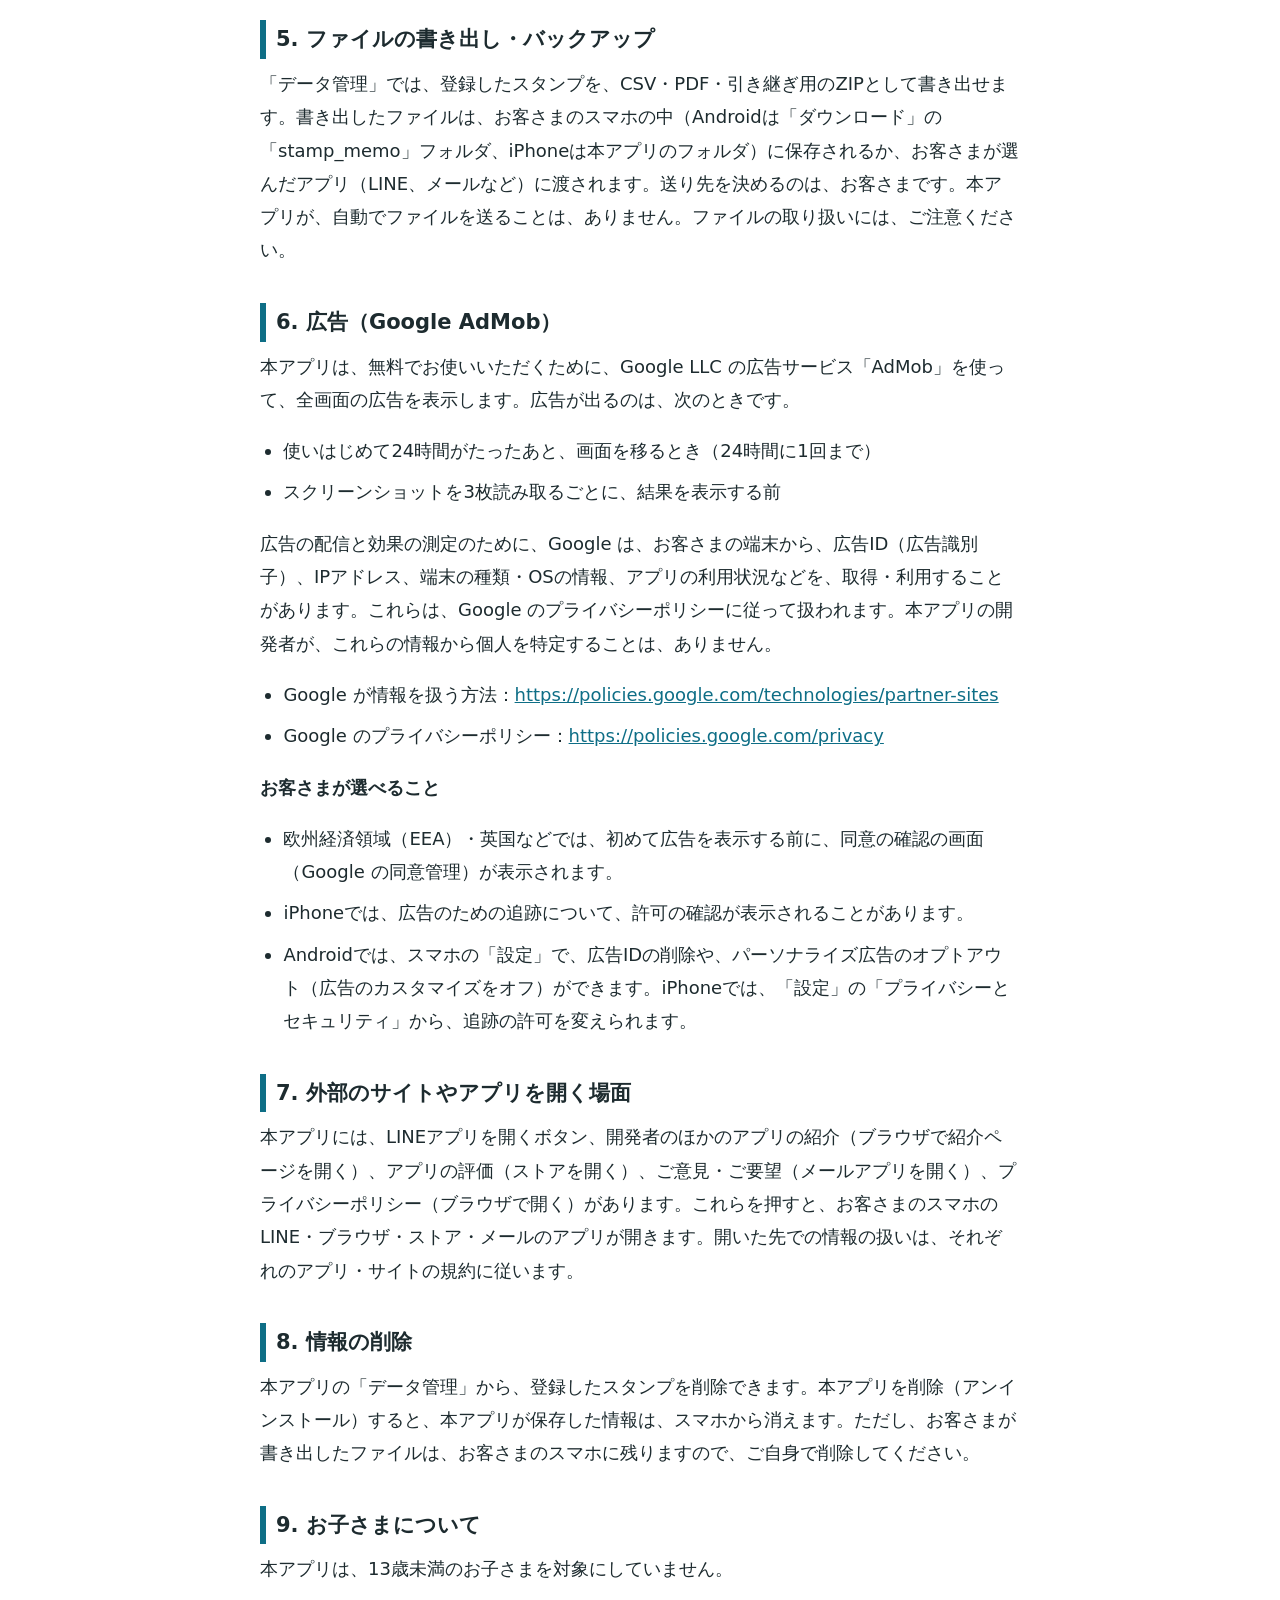
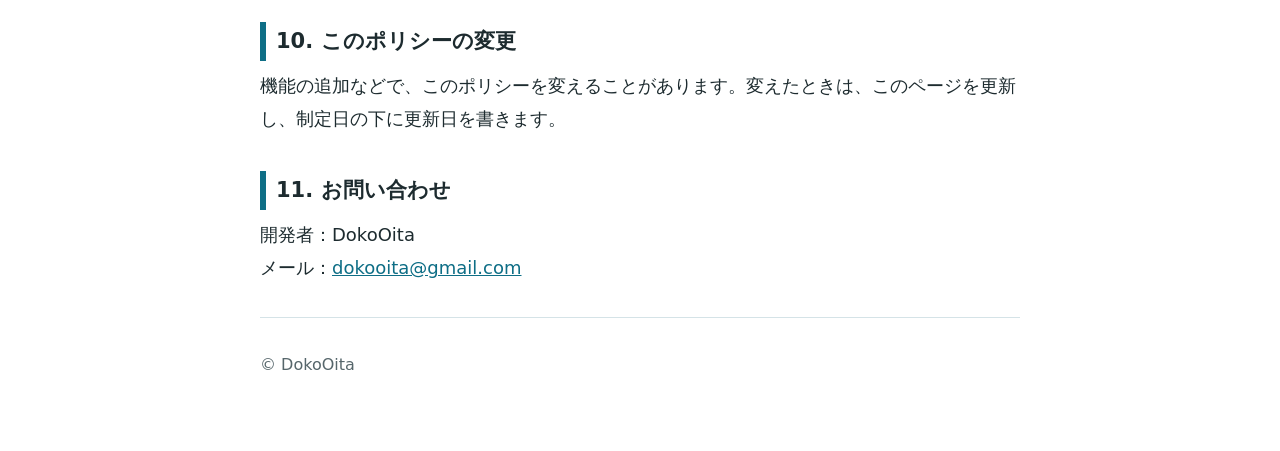
<file: stamp_memo_privacy.html>
<!doctype html>
<html lang="ja">
<head>
<meta charset="utf-8">
<meta name="viewport" content="width=device-width, initial-scale=1">
<title>スタンプ期限メモ プライバシーポリシー</title>
<style>
  :root { --bg:#ffffff; --fg:#1d2b2f; --sub:#56666b; --accent:#0e6e86; --line:#d5e3e7; --box:#f1f8fa; }
  @media (prefers-color-scheme: dark) {
    :root { --bg:#000000; --fg:#eef3f4; --sub:#aebcc0; --accent:#5fc3d8; --line:#2c3d42; --box:#0d1a1e; }
  }
  html { -webkit-text-size-adjust:100%; }
  body { margin:0; background:var(--bg); color:var(--fg);
         font-family:"Hiragino Kaku Gothic ProN","Noto Sans JP","Yu Gothic",Meiryo,system-ui,sans-serif;
         font-size:18px; line-height:1.85; }
  main { max-width:760px; margin:0 auto; padding:20px 16px 64px; }
  h1 { font-size:26px; line-height:1.4; margin:12px 0 4px; color:var(--accent); }
  h2 { font-size:21px; margin:36px 0 8px; padding-left:10px; border-left:6px solid var(--accent); }
  p, li { margin:8px 0; }
  ul { padding-left:1.3em; }
  .meta { color:var(--sub); font-size:16px; }
  .box { background:var(--box); border:1px solid var(--line); border-radius:10px; padding:12px 16px; margin:14px 0; }
  .lang { display:flex; gap:8px; margin:8px 0 4px; }
  .lang button { font-size:17px; padding:8px 16px; border-radius:8px; border:2px solid var(--accent);
                 background:transparent; color:var(--accent); cursor:pointer; }
  .lang button[aria-pressed="true"] { background:var(--accent); color:var(--bg); font-weight:bold; }
  a { color:var(--accent); word-break:break-all; }
  section[hidden] { display:none; }
  hr { border:0; border-top:1px solid var(--line); margin:32px 0; }
</style>
</head>
<body>
<main>
  <!-- ===================== 日本語 ===================== -->
  <section id="ja">
    <h1>スタンプ期限メモ<br>プライバシーポリシー</h1>
    <p class="meta">制定日：2026年11月2日　／　開発者：DokoOita</p>

    <div class="box">
      <p><strong>かんたんに言うと</strong></p>
      <ul>
        <li>登録したスタンプの情報は、お使いのスマホの中だけに保存されます。開発者のサーバーへは、送られません。</li>
        <li>スクリーンショットの文字の読み取りは、スマホの中だけで行います。画像は、外へ送られません。</li>
        <li>LINEのアカウントや友だちの情報は、読み取りません。LINEで友だちを削除するのは、お客さま自身の操作です。</li>
        <li>このアプリには、Googleの広告（AdMob）が表示されます。広告のために、広告ID・端末の情報などが使われることがあります。</li>
      </ul>
    </div>

    <h2>1. このアプリについて</h2>
    <p>「スタンプ期限メモ」（以下「本アプリ」）は、LINEの無料スタンプの期限を記録し、期限が近づくとスマホの通知でお知らせするアプリです。LINEのアカウントとは連携せず、LINEの友だちを自動で削除することもありません。</p>

    <h2>2. 本アプリが扱う情報</h2>
    <p>本アプリは、次の情報をお使いのスマホの中に保存します。</p>
    <ul>
      <li>お客さまが登録したスタンプの情報（スタンプの名前、期限、もらった日、有効日数、メモ、「LINEで友だちを削除した」のチェック、登録した日時）</li>
      <li>本アプリの設定（お知らせの前日・当日のオン・オフと時刻、画面の明るさ、並べ方や取り込み方の選択など）</li>
    </ul>
    <p>これらは、開発者を含む第三者には送信されません。開発者は、これらの情報を受け取ることも、見ることもできません。アカウント登録やログインは、ありません。</p>

    <h2>3. スクリーンショットの読み取り</h2>
    <ul>
      <li>「LINEのスクショから読み取って登録」では、お客さまが選んだ写真（スクリーンショット）だけを使います。写真は、スマホの写真の選択画面を通して、お客さまが選んだものだけが本アプリに渡されます。ほかの写真には、アクセスしません。</li>
      <li>文字の読み取りには、Googleの文字認識の部品（ML Kit）を、スマホの中で使います。画像も、読み取った文字も、スマホの外へは送られません。</li>
      <li>読み取りのために一時的に使ったファイルは、本アプリを開くたびに消去されます。</li>
    </ul>

    <h2>4. 通知</h2>
    <p>期限のお知らせは、スマホの中で予約する通知（ローカル通知）です。サーバーを通しません。お知らせを出すために、スマホの「通知」の許可と、Androidでは「正確な時刻」（アラームとリマインダー）の許可を使います。許可は、スマホの設定からいつでも変えられます。</p>

    <h2>5. ファイルの書き出し・バックアップ</h2>
    <p>「データ管理」では、登録したスタンプを、CSV・PDF・引き継ぎ用のZIPとして書き出せます。書き出したファイルは、お客さまのスマホの中（Androidは「ダウンロード」の「stamp_memo」フォルダ、iPhoneは本アプリのフォルダ）に保存されるか、お客さまが選んだアプリ（LINE、メールなど）に渡されます。送り先を決めるのは、お客さまです。本アプリが、自動でファイルを送ることは、ありません。ファイルの取り扱いには、ご注意ください。</p>

    <h2>6. 広告（Google AdMob）</h2>
    <p>本アプリは、無料でお使いいただくために、Google LLC の広告サービス「AdMob」を使って、全画面の広告を表示します。広告が出るのは、次のときです。</p>
    <ul>
      <li>使いはじめて24時間がたったあと、画面を移るとき（24時間に1回まで）</li>
      <li>スクリーンショットを3枚読み取るごとに、結果を表示する前</li>
    </ul>
    <p>広告の配信と効果の測定のために、Google は、お客さまの端末から、広告ID（広告識別子）、IPアドレス、端末の種類・OSの情報、アプリの利用状況などを、取得・利用することがあります。これらは、Google のプライバシーポリシーに従って扱われます。本アプリの開発者が、これらの情報から個人を特定することは、ありません。</p>
    <ul>
      <li>Google が情報を扱う方法：<a href="https://policies.google.com/technologies/partner-sites" target="_blank" rel="noopener">https://policies.google.com/technologies/partner-sites</a></li>
      <li>Google のプライバシーポリシー：<a href="https://policies.google.com/privacy" target="_blank" rel="noopener">https://policies.google.com/privacy</a></li>
    </ul>
    <p><strong>お客さまが選べること</strong></p>
    <ul>
      <li>欧州経済領域（EEA）・英国などでは、初めて広告を表示する前に、同意の確認の画面（Google の同意管理）が表示されます。</li>
      <li>iPhoneでは、広告のための追跡について、許可の確認が表示されることがあります。</li>
      <li>Androidでは、スマホの「設定」で、広告IDの削除や、パーソナライズ広告のオプトアウト（広告のカスタマイズをオフ）ができます。iPhoneでは、「設定」の「プライバシーとセキュリティ」から、追跡の許可を変えられます。</li>
    </ul>

    <h2>7. 外部のサイトやアプリを開く場面</h2>
    <p>本アプリには、LINEアプリを開くボタン、開発者のほかのアプリの紹介（ブラウザで紹介ページを開く）、アプリの評価（ストアを開く）、ご意見・ご要望（メールアプリを開く）、プライバシーポリシー（ブラウザで開く）があります。これらを押すと、お客さまのスマホのLINE・ブラウザ・ストア・メールのアプリが開きます。開いた先での情報の扱いは、それぞれのアプリ・サイトの規約に従います。</p>

    <h2>8. 情報の削除</h2>
    <p>本アプリの「データ管理」から、登録したスタンプを削除できます。本アプリを削除（アンインストール）すると、本アプリが保存した情報は、スマホから消えます。ただし、お客さまが書き出したファイルは、お客さまのスマホに残りますので、ご自身で削除してください。</p>

    <h2>9. お子さまについて</h2>
    <p>本アプリは、13歳未満のお子さまを対象にしていません。</p>

    <h2>10. このポリシーの変更</h2>
    <p>機能の追加などで、このポリシーを変えることがあります。変えたときは、このページを更新し、制定日の下に更新日を書きます。</p>

    <h2>11. お問い合わせ</h2>
    <p>開発者：DokoOita<br>メール：<a href="mailto:dokooita@gmail.com">dokooita@gmail.com</a></p>
  </section>

  <hr>
  <p class="meta">© DokoOita</p>
</main>
</body>
</html>
</file>
<file: style.css>
:root{
  --ink:#1f2a24;
  --forest:#14553a;
  --leaf:#3b8a5c;
  --mist:#e3efe6;
  --paper:#f7faf7;
  --coin:#e8892b;
  --line:#b9d3c2;
}
*{box-sizing:border-box}
html{-webkit-text-size-adjust:100%}
body{
  line-break:strict;text-wrap:pretty;
  margin:0;background:var(--paper);color:var(--ink);
  font-family:"BIZ UDPGothic","Hiragino Sans","Yu Gothic UI","Meiryo",sans-serif;
  font-size:18px;line-height:1.9;
}
a{color:var(--forest)}
a:focus-visible,button:focus-visible,summary:focus-visible{outline:3px solid var(--coin);outline-offset:3px;border-radius:4px}
.wrap{max-width:960px;margin:0 auto;padding:0 20px}
.skip{position:absolute;left:-999px}
.skip:focus{left:8px;top:8px;background:#fff;padding:8px 12px;z-index:10}

/* ヘッダー */
.top{display:flex;align-items:center;gap:14px;padding:18px 0}
.top img{width:56px;height:56px;border-radius:14px;display:block}
.top .name{font-weight:700;font-size:1.25rem;color:var(--forest);letter-spacing:.02em}
.top nav{margin-left:auto;display:flex;gap:18px;font-size:.95rem}
.top nav a{text-decoration:none;border-bottom:2px solid transparent}
.top nav a:hover{border-bottom-color:var(--leaf)}

/* ヒーロー */
.hero{padding:28px 0 56px;display:grid;grid-template-columns:1.1fr .9fr;gap:40px;align-items:center}
.hero h1{font-size:clamp(1.7rem,4.2vw,2.6rem);line-height:1.45;margin:0 0 20px;color:var(--forest);letter-spacing:-.01em}
.hero h1 span{display:inline-block}
.hero p.lead{margin:0 0 24px;max-width:30em}
.facts{display:flex;flex-wrap:wrap;gap:8px 22px;margin:0;padding:0;list-style:none;font-weight:700;color:var(--forest)}
.facts li::before{content:"";display:inline-block;width:.7em;height:.7em;border-radius:50%;background:var(--leaf);margin-right:.5em}

/* 買い物メモの見本（さわると線で消える） */
.memo{background:#fff;border:2px solid var(--forest);border-radius:6px;box-shadow:6px 6px 0 var(--mist);
  padding:0 0 12px;max-width:380px;justify-self:end;width:100%}
.memo h2{margin:0;background:var(--forest);color:#fff;font-size:1rem;padding:10px 16px;border-radius:3px 3px 0 0;letter-spacing:.04em}
.memo ul{list-style:none;margin:0;padding:0}
.memo li{border-bottom:1.5px solid var(--line)}
.memo li button{all:unset;box-sizing:border-box;display:flex;align-items:center;gap:12px;width:100%;
  padding:10px 16px;cursor:pointer;font-size:1.15rem;min-height:52px}
.memo li button:hover{background:var(--paper)}
.memo li button:focus-visible{outline:3px solid var(--coin);outline-offset:-3px}
.box{flex:none;width:1.3rem;height:1.3rem;border:2px solid var(--leaf);border-radius:4px;background:#fff;position:relative}
.memo [aria-pressed="true"] .box{background:var(--leaf)}
.memo [aria-pressed="true"] .box::after{content:"";position:absolute;left:.33rem;top:.05rem;width:.35rem;height:.7rem;border:solid #fff;border-width:0 3px 3px 0;transform:rotate(40deg)}
.lab{position:relative;flex:0 1 auto}
.lab::after{content:"";position:absolute;left:-2px;right:-2px;top:52%;height:3px;background:var(--forest);border-radius:2px;
  transform:scaleX(0);transform-origin:left;transition:transform .45s cubic-bezier(.3,.7,.2,1)}
.memo [aria-pressed="true"] .lab{color:#7b8d82}
.memo [aria-pressed="true"] .lab::after{transform:scaleX(1)}
.memo .foot{padding:10px 16px 0;display:flex;justify-content:space-between;align-items:center;gap:10px;font-size:.85rem;color:#4b5d52;line-height:1.6}
.memo .reset{all:unset;cursor:pointer;color:var(--forest);font-weight:700;border-bottom:2px solid var(--leaf);white-space:nowrap}
.memo .reset:focus-visible{outline:3px solid var(--coin);outline-offset:3px}

/* 見出しと罫線（ノートの罫線のように、段を区切る） */
section.band{padding:48px 0;border-top:3px solid var(--forest)}
section.band.tint{background:var(--mist)}
.row{display:grid;grid-template-columns:240px 1fr;gap:12px 40px;padding:28px 0;border-top:1.5px solid var(--line)}
.row:first-of-type{border-top:0;padding-top:0}
.row h3{margin:0;font-size:1.5rem;color:var(--forest);line-height:1.4}
.row h3 small{display:block;font-size:.95rem;font-weight:400;color:#4b5d52;margin-top:4px;line-height:1.6}
h2.sec{font-size:clamp(1.6rem,4vw,2.1rem);margin:0 0 28px;color:var(--forest);line-height:1.4}
.row p{margin:0 0 .8em;max-width:34em}
.row ul{margin:0;padding-left:1.3em;max-width:34em}
.row li{margin-bottom:.4em}
.row li::marker{color:var(--leaf)}

/* 家計簿の表（例） */
.ledger{border-collapse:collapse;margin:18px 0 0;max-width:340px;width:100%;background:#fff}
.ledger caption{text-align:left;font-size:.85rem;color:#4b5d52;padding-bottom:6px}
.ledger th,.ledger td{border-bottom:1.5px solid var(--line);padding:8px 12px;text-align:left}
.ledger td{text-align:right;font-variant-numeric:tabular-nums}
.ledger tr:last-child th,.ledger tr:last-child td{border-bottom:3px double var(--forest);font-weight:700}
.coin{display:inline-flex;align-items:center;justify-content:center;width:1.5em;height:1.5em;border-radius:50%;background:var(--coin);color:#fff;font-weight:700;font-size:.9em;margin-right:.35em;vertical-align:.05em}

/* 使い方の流れ */
ol.steps{list-style:none;counter-reset:s;margin:0;padding:0;max-width:40em}
ol.steps li{counter-increment:s;position:relative;padding:0 0 22px 60px;margin:0}
ol.steps li::before{content:counter(s);position:absolute;left:0;top:0;width:42px;height:42px;border-radius:50%;
  background:var(--forest);color:#fff;font-weight:700;display:flex;align-items:center;justify-content:center;font-size:1.15rem;line-height:1}
ol.steps li::after{content:"";position:absolute;left:20px;top:46px;bottom:4px;width:2px;background:var(--line)}
ol.steps li:last-child::after{display:none}
ol.steps b{display:block;color:var(--forest);font-size:1.1rem}

/* よくある質問 */
details{border-top:1.5px solid var(--line);padding:14px 0}
details:last-of-type{border-bottom:1.5px solid var(--line)}
summary{cursor:pointer;font-weight:700;color:var(--forest);padding:4px 0;list-style:none;display:flex;justify-content:space-between;gap:12px}
summary::-webkit-details-marker{display:none}
summary::after{content:"＋";flex:none;color:var(--leaf)}
details[open] summary::after{content:"－"}
details p{margin:8px 0 0;max-width:36em}

/* 問い合わせ */
.btn{display:inline-block;background:var(--forest);color:#fff;text-decoration:none;font-weight:700;padding:14px 28px;border-radius:10px;font-size:1.1rem;min-height:52px}
.btn:hover{background:#0f4430}
footer{padding:36px 0 48px;border-top:3px solid var(--forest);font-size:.95rem;color:#4b5d52}
footer a{margin-right:18px}

/* 文章ページ（プライバシーポリシー） */
.doc{max-width:42em;padding-bottom:40px}
.doc h1{font-size:clamp(1.7rem,4.5vw,2.3rem);color:var(--forest);line-height:1.4;margin:12px 0 8px}
.doc h2{font-size:1.3rem;color:var(--forest);margin:2em 0 .4em;padding-top:.8em;border-top:1.5px solid var(--line)}
.doc p,.doc li{max-width:none}
.doc .date{color:#4b5d52;font-size:.95rem}

@media (max-width:760px){
  body{font-size:17px}
  .hero{grid-template-columns:1fr;gap:28px}
  .memo{justify-self:stretch;max-width:none}
  .row{grid-template-columns:1fr}
  .top nav{display:none}
}
@media (prefers-reduced-motion:reduce){
  .lab::after{transition:none}
}

/* ===== 操作方法ページ（guide.html） ===== */
.gh1{font-size:clamp(1.8rem,5vw,2.5rem);color:var(--forest);line-height:1.4;margin:8px 0 12px}
.gleadp{max-width:34em;margin:0 0 20px}
.toc{border-top:3px solid var(--forest);border-bottom:1.5px solid var(--line);padding:16px 0;margin-bottom:32px}
.toc ol{margin:0;padding:0;list-style:none;display:grid;grid-template-columns:repeat(2,1fr);gap:4px 32px}
.toc a{display:block;padding:6px 0;text-decoration:none;font-weight:700;border-bottom:2px solid transparent}
.toc a:hover{border-bottom-color:var(--leaf)}
.lead2{margin:-12px 0 24px;color:#4b5d52}
.sub{font-size:1.25rem;color:var(--forest);margin:2em 0 .5em;padding-top:.7em;border-top:1.5px solid var(--line)}
.pts{margin:0 0 1em;padding-left:1.3em;max-width:36em}
.pts li{margin-bottom:.5em}
.pts li::marker{color:var(--leaf)}
.note{background:#fff;border-left:5px solid var(--coin);padding:12px 16px;max-width:36em}
.gstep,.gsteps>li{display:grid;grid-template-columns:minmax(0,1fr) auto;gap:12px 28px;align-items:start}
.gstep.single{margin-bottom:28px}
.gtxt b{display:block;color:var(--forest);font-size:1.12rem;margin-bottom:2px}
.gtxt{max-width:34em}
ol.gsteps{list-style:none;counter-reset:g;margin:0 0 24px;padding:0}
ol.gsteps>li{counter-increment:g;position:relative;padding:0 0 26px 58px;display:block}
ol.gsteps>li::before{content:counter(g);position:absolute;left:0;top:0;width:40px;height:40px;border-radius:50%;background:var(--forest);color:#fff;font-weight:700;display:flex;align-items:center;justify-content:center;line-height:1}
ol.gsteps>li::after{content:"";position:absolute;left:19px;top:44px;bottom:6px;width:2px;background:var(--line)}
ol.gsteps>li:last-child::after{display:none}
ol.gsteps>li>.gtxt{margin-bottom:10px}
.shots{display:flex;flex-wrap:wrap;gap:16px}
.gstep .shots{justify-content:flex-end;max-width:480px}
.wrap>.shots{margin:14px 0 8px}
.shot{margin:0;width:220px}
.shot img{display:block;width:100%;height:auto;border:2px solid var(--forest);border-radius:18px;background:#fff}
.shot img[hidden]{display:none}
.ph{aspect-ratio:9/16;border:2px dashed var(--leaf);background:#fff;border-radius:18px;display:flex;flex-direction:column;align-items:center;justify-content:center;text-align:center;padding:14px;gap:8px;line-height:1.5}
.ph[hidden]{display:none}
.ph b{font-size:1.25rem;color:var(--forest)}
.ph span{font-size:.92rem}
.ph small{font-size:.72rem;color:#6a7d71;word-break:break-all}

/* 開発の経緯 */
.story{border-top:3px solid var(--forest);padding:44px 0}
.story h2{font-size:clamp(1.5rem,4vw,2rem);color:var(--forest);margin:0 0 20px;line-height:1.4}
.story blockquote{margin:0;padding:4px 0 4px 22px;border-left:5px solid var(--leaf);max-width:36em}
.story blockquote p{margin:0 0 1em}
.story .ph-text{border:2px dashed var(--leaf);background:#fff;padding:18px;max-width:36em;border-radius:10px}

@media (max-width:760px){
  .toc ol{grid-template-columns:1fr}
  .gstep,.gsteps>li{grid-template-columns:1fr}
  .gstep .shots{justify-content:flex-start;max-width:none}
  .shot{width:min(220px,44vw)}
}

.story-body{max-width:36em;border-left:5px solid var(--leaf);padding:2px 0 2px 22px}
.story-body p{margin:0 0 1.1em}
.story-body .shots{margin:6px 0 1.4em}
.story-body .shot{width:190px}
.story-photos .ph{aspect-ratio:3/4}
@media (max-width:760px){.story-body{padding-left:16px}.story-body .shot{width:min(190px,44vw)}}

.getit{margin:22px 0 0}

.gp-link{display:inline-block;text-decoration:none;border:0}
.gp-badge{display:inline-flex;align-items:center;gap:12px;background:#000;border-radius:8px;padding:10px 20px;text-align:left}
.gp-badge svg{width:30px;height:30px;flex-shrink:0}
.gp-text{display:flex;flex-direction:column;line-height:1.2}
.gp-sub{color:#fff;font-size:.75rem;font-family:sans-serif;font-weight:400}
.gp-main{color:#fff;font-size:1.35rem;font-family:sans-serif;font-weight:700;white-space:nowrap}

.getit{display:flex;flex-wrap:wrap;align-items:stretch;gap:12px}
.getit .gp-link{display:flex}
.getit .gp-badge{box-sizing:border-box;min-height:60px}
.apps{display:grid;grid-template-columns:repeat(auto-fit,minmax(260px,1fr));gap:18px;margin-top:14px}
.app{background:#fff;border-radius:12px;padding:18px 20px}
.app h3{margin:0 0 6px;font-size:1.15rem}
.app p{margin:0 0 10px}
.app .stores{display:flex;flex-wrap:wrap;gap:10px;margin:0}
.getit .gp-link img{display:block;height:60px;width:auto}
.app .stores a{display:block}
.app .stores img{display:block;height:50px;width:auto}


/* ===== 言語の切り替え（5か国語）===== */
nav.langs{position:sticky;top:0;z-index:20;background:var(--paper);border-bottom:1px solid var(--line)}
nav.langs .in{max-width:960px;margin:0 auto;padding:8px 20px;display:flex;flex-wrap:wrap;gap:8px}
nav.langs button{font:inherit;font-size:.95rem;line-height:1.4;border:1.5px solid var(--forest);background:#fff;color:var(--forest);border-radius:999px;padding:5px 16px;cursor:pointer;min-height:40px}
nav.langs button[aria-pressed="true"]{background:var(--forest);color:#fff}
html[data-lang="ja"] [data-l]:not([data-l="ja"]),
html[data-lang="en"] [data-l]:not([data-l="en"]),
html[data-lang="ko"] [data-l]:not([data-l="ko"]),
html[data-lang="zh-Hans"] [data-l]:not([data-l="zh-Hans"]),
html[data-lang="zh-Hant"] [data-l]:not([data-l="zh-Hant"]){display:none!important}
html[data-lang="en"] body{font-family:"Segoe UI",system-ui,-apple-system,"Helvetica Neue",Arial,"BIZ UDPGothic",sans-serif;line-break:auto}
html[data-lang="ko"] body{font-family:"Malgun Gothic","Apple SD Gothic Neo","Noto Sans KR",system-ui,sans-serif;word-break:keep-all;line-break:auto}
html[data-lang="zh-Hans"] body{font-family:"PingFang SC","Microsoft YaHei","Noto Sans SC",system-ui,sans-serif}
html[data-lang="zh-Hant"] body{font-family:"PingFang TC","Microsoft JhengHei","Noto Sans TC",system-ui,sans-serif}
[id]{scroll-margin-top:64px}
@media (max-width:760px){nav.langs{position:static}[id]{scroll-margin-top:12px}}
.gnote{font-size:.95rem;color:#4b5d52}
.app .soon{font-size:.95rem;color:#8a4b00;font-weight:700}
.appname{vertical-align:middle}
.shot img{aspect-ratio:auto 9/20}
.story-photos .shot img{aspect-ratio:auto}
.getit .gp-link img:not([data-l="ja"]){height:76px;margin:-8px 0}
.app .stores img:not([data-l="ja"]){height:62px;margin:-6px 0}
</file>
<file: anim.css>
/* DokoOita HP：動く案内（買い物メモの作り方・APIキーの取り方）と、「もっと便利に」の開け閉め */
.tut{display:flex;flex-wrap:wrap;gap:20px 32px;align-items:flex-start;margin:0 0 28px}
.tut-stage{position:relative;overflow:hidden;background:#fff;border:3px solid var(--forest,#14553a);flex:0 0 auto}
.tut-phone .tut-stage{width:min(250px,64vw);aspect-ratio:540/1200;border-radius:26px}
.tut-win .tut-stage{width:min(540px,100%);aspect-ratio:4/3;border-radius:12px;background:#eef2ef}
.tut-stage img.lay{position:absolute;inset:0;width:100%;height:100%;object-fit:cover;opacity:0;transition:opacity .45s}
.tut-stage img.lay.on{opacity:1}
.tut-mock{position:absolute;inset:0;animation:tutfade .45s}
@keyframes tutfade{from{opacity:0}to{opacity:1}}
.tut-finger{position:absolute;width:0;height:0;pointer-events:none;transition:left .6s ease,top .6s ease,opacity .3s;opacity:0;z-index:5}
.tut-finger.on{opacity:1}
.tut-finger i{position:absolute;left:-22px;top:-22px;width:44px;height:44px;border-radius:50%;border:4px solid #e8590c;background:rgba(255,200,0,.16);animation:tutpulse 1.1s ease-in-out infinite}
.tut-finger b{position:absolute;left:4px;top:6px;font-size:34px;line-height:1;font-weight:400;filter:drop-shadow(0 2px 2px rgba(0,0,0,.35))}
@keyframes tutpulse{0%,100%{transform:scale(.8);opacity:1}50%{transform:scale(1.2);opacity:.75}}
.tut-side{flex:1 1 280px;min-width:0;max-width:34em}
.tut-cap{min-height:9.5em}
.tut-head{display:flex;align-items:center;gap:12px;margin:0 0 6px}
.tut-n{flex:0 0 auto;width:42px;height:42px;border-radius:50%;background:var(--forest,#14553a);color:#fff;font-weight:700;font-size:1.25rem;display:flex;align-items:center;justify-content:center;line-height:1}
.tut-n[hidden]{display:none}
.tut-title{font-size:1.3rem;font-weight:700;color:var(--forest,#14553a);line-height:1.4;margin:0}
.tut-body{margin:0;font-size:1.05rem;line-height:1.8}
.tut-body+.tut-body{margin-top:.4em}
.tut-ctrl{display:flex;align-items:center;gap:8px;flex-wrap:wrap;margin-top:12px}
.tut-ctrl button{font:inherit;font-weight:700;min-width:48px;min-height:44px;padding:0 14px;border-radius:10px;border:2px solid var(--forest,#14553a);background:#fff;color:var(--forest,#14553a);cursor:pointer}
.tut-ctrl button:hover,.tut-ctrl button:focus-visible{background:var(--mist,#e3efe6)}
.tut-dots{display:flex;gap:7px;align-items:center;margin-left:6px}
.tut-dots span{width:11px;height:11px;border-radius:50%;background:#c9d6cd;display:block}
.tut-dots span.on{background:var(--forest,#14553a);transform:scale(1.25)}
.tut-note{margin:10px 0 0;font-size:.92rem;color:#4b5d52}

/* ---- 画面のイメージ図（APIキー） ---- */
.mk{position:absolute;box-sizing:border-box;font-family:system-ui,"Segoe UI",Arial,sans-serif;color:#2b2b2b;font-size:clamp(9px,2.35vw,13px);line-height:1.25}
.mk-bar{left:0;top:0;right:0;height:11%;background:#d9dfdb;border-bottom:1px solid #b7c2bb}
.mk-dot{top:4.2%;width:2.2%;height:2.9%;border-radius:50%;background:#a8b4ac}
.mk-url{left:11%;top:2%;width:62%;height:7%;border-radius:20px;background:#fff;border:1px solid #b7c2bb;padding:0 3%;display:flex;align-items:center;font-size:clamp(9px,2.5vw,14px)}
.mk-card{background:#fff;border:1px solid #cfd8d2;border-radius:10px}
.mk-btn{display:flex;align-items:center;justify-content:center;border-radius:8px;border:1.5px solid #8a968f;background:#fff;font-weight:600;text-align:center;padding:0 2%}
.mk-btn.pri{background:#3a3a3a;border-color:#3a3a3a;color:#fff}
.mk-in{border:1.5px solid #b7c2bb;border-radius:6px;background:#fff;display:flex;align-items:center;padding:0 2.5%;color:#6b756f;overflow:hidden;white-space:nowrap}
.mk-h{font-weight:700;font-size:1.35em}
.mk-side{left:0;top:11%;bottom:0;width:26%;background:#f4f6f5;border-right:1px solid #d3dbd6;padding:2.5% 2%}
.mk-side div{padding:3.5% 4%;border-radius:6px;margin-bottom:2%}
.mk-side .cur{background:#dfe7e2;font-weight:700}
.hl{outline:3px solid #e8590c;outline-offset:2px;animation:tutglow 1.2s ease-in-out infinite}
@keyframes tutglow{0%,100%{box-shadow:0 0 0 0 rgba(232,89,12,.45)}50%{box-shadow:0 0 0 7px rgba(232,89,12,0)}}
.mk-warn{color:#b3261e;font-weight:700}
.mk-phone{background:#fff;border:3px solid #2b2b2b;border-radius:18px;overflow:hidden}
.mk-appbar{background:var(--forest,#14553a);color:#fff;font-weight:700;padding:3% 5%}
.mk-grp{background:#e3efe6;border:1px solid #b9d3c1;border-radius:8px;font-weight:700;padding:3% 4%;color:#14553a}
.mk-big{display:flex;align-items:center;justify-content:center;flex-direction:column;text-align:center;gap:6px}

/* ---- もっと便利に使う方法（開け閉め） ---- */
details.more{border:2px solid var(--leaf,#3b8a5c);border-radius:14px;background:#fff;margin:0 0 14px;overflow:hidden}
details.more>summary{cursor:pointer;list-style:none;padding:16px 18px;font-weight:700;font-size:1.15rem;color:var(--forest,#14553a);display:flex;align-items:center;gap:10px;min-height:44px}
details.more>summary::-webkit-details-marker{display:none}
details.more>summary::after{content:"＋";margin-left:auto;font-size:1.4rem;color:var(--leaf,#3b8a5c)}
details.more[open]>summary::after{content:"－"}
details.more[open]>summary{background:var(--mist,#e3efe6)}
details.more>.inner{padding:8px 18px 18px}
.mini{list-style:none;margin:0 0 10px;padding:0}
.mini li{padding:10px 0;border-bottom:1px dashed #c9d6cd}
.mini li:last-child{border-bottom:0}
.mini b{color:var(--forest,#14553a)}
.shots.two{display:flex;gap:12px;flex-wrap:wrap;margin:6px 0 8px}
.btnlink{display:inline-block;margin:6px 0 4px;padding:14px 22px;border-radius:12px;background:var(--forest,#14553a);color:#fff!important;font-weight:700;font-size:1.1rem;text-decoration:none}
.btnlink:hover,.btnlink:focus-visible{background:var(--leaf,#3b8a5c)}
@media (prefers-reduced-motion:reduce){.tut-finger i,.hl{animation:none}.tut-mock{animation:none}}
@media (max-width:640px){.tut{gap:16px}.tut-side{flex-basis:100%}.tut-cap{min-height:0}}
.note b{display:block;color:var(--forest,#14553a);margin-bottom:2px}
.mini b{display:block;margin-bottom:2px}
.shots.two{gap:10px}
.shots.two .shot{width:calc(50% - 6px);max-width:220px}
</file>
